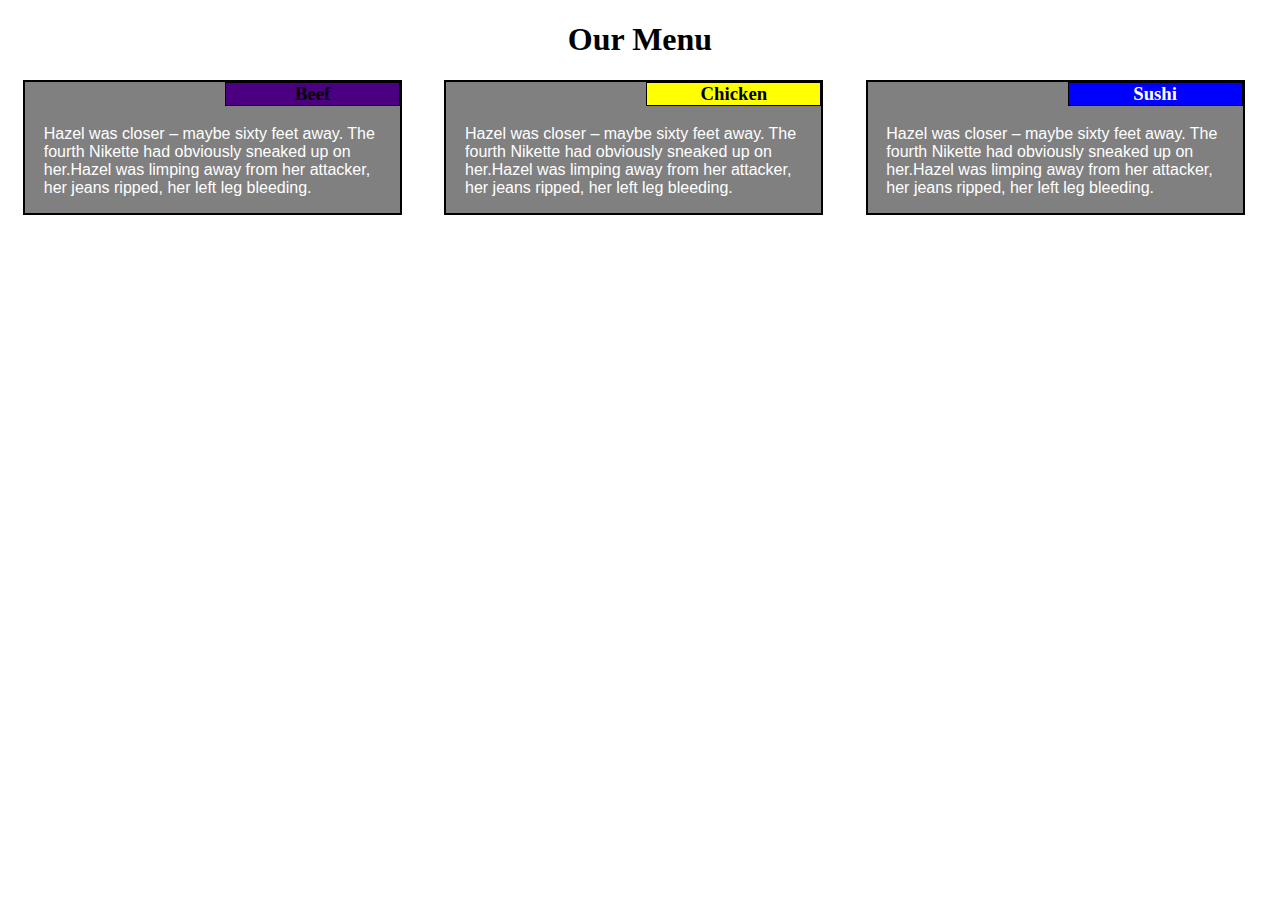
<file: module2-solution/index.html>
<!DOCTYPE html>
<html>

<head>
	<meta charset="utf-8">
	<meta name="viewport" content="width=device-width, initial-scale=1">
	<link rel="stylesheet" href="style.css">
	<title>Assignment for module 2</title>
</head>
<body>
	<h1>Our Menu</h1>
	<div class="container-fluid">
    <div class="row">
      <div class="col-lg-4 col-md-6">
      	<div class="head">
      		<h3>Beef</h3>
      		<p>Hazel was closer – maybe sixty feet away. The fourth Nikette had obviously sneaked up on her.Hazel was limping away from her attacker, her jeans ripped, her left leg bleeding. </p>
      	</div>
      	
      </div>
      <div class="col-lg-4 col-md-6">
      	<div class="head">
      		<h3 class="yellow">Chicken</h3>
      		<p>Hazel was closer – maybe sixty feet away. The fourth Nikette had obviously sneaked up on her.Hazel was limping away from her attacker, her jeans ripped, her left leg bleeding. </p>
      	</div>
      </div>
      <div class="col-lg-4 col-md-12">
      	<div class="head">
      		<h3 class="blue">Sushi</h3>
      		<p>Hazel was closer – maybe sixty feet away. The fourth Nikette had obviously sneaked up on her.Hazel was limping away from her attacker, her jeans ripped, her left leg bleeding. </p>
      	</div>
      </div>
    </div>

    </div>


</body>
</html>
</file>
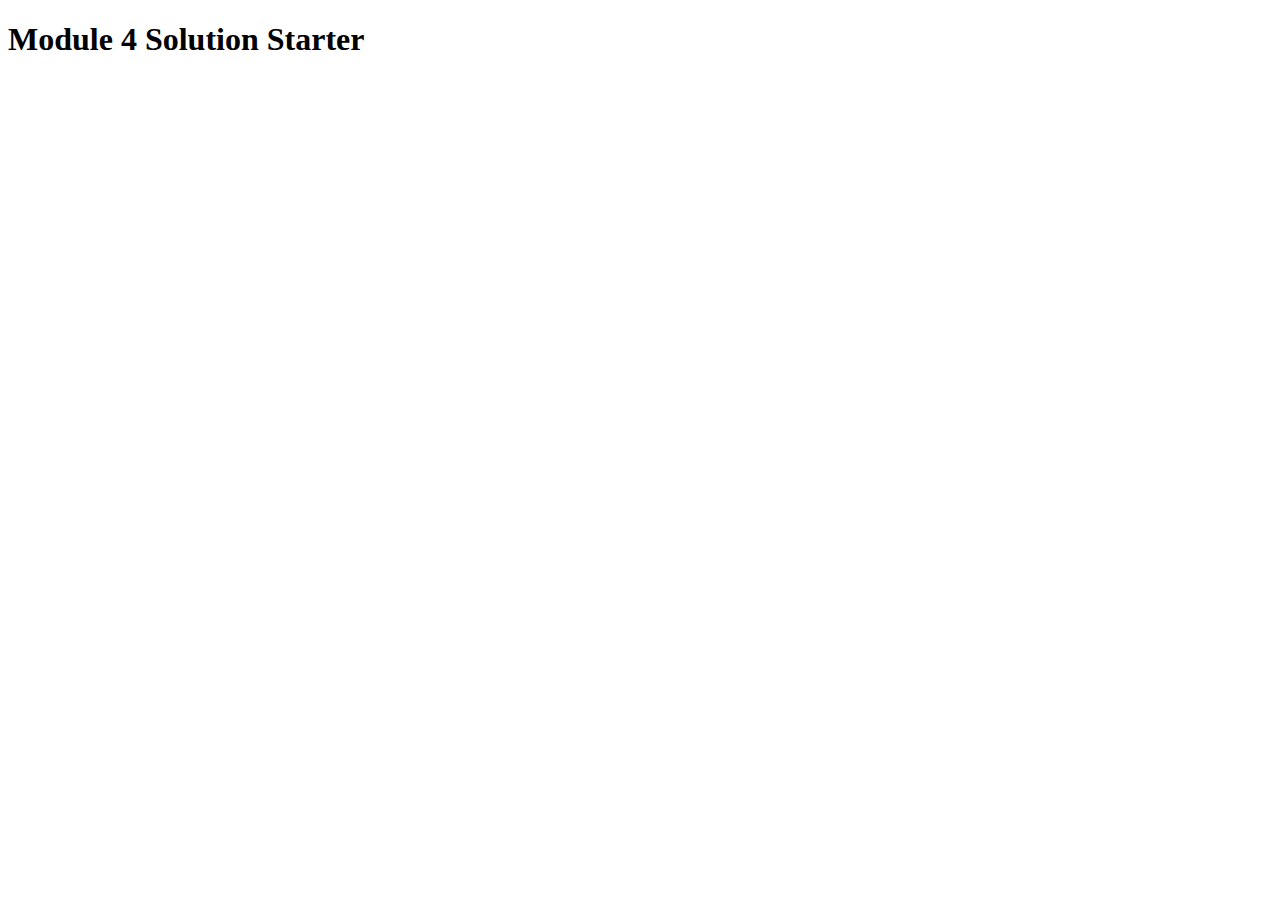
<file: module4-solution/index.html>
<!DOCTYPE html>
<html>
<head>
  <meta charset="utf-8">
  <title>Module 4 Solution Starter</title>
  <script src="SpeakHello.js"></script>
  <script src="SpeakGoodBye.js"></script>
  <script src="script.js"></script>
</head>
<body>
  <h1>Module 4 Solution Starter</h1>
</body>
</html>
</file>
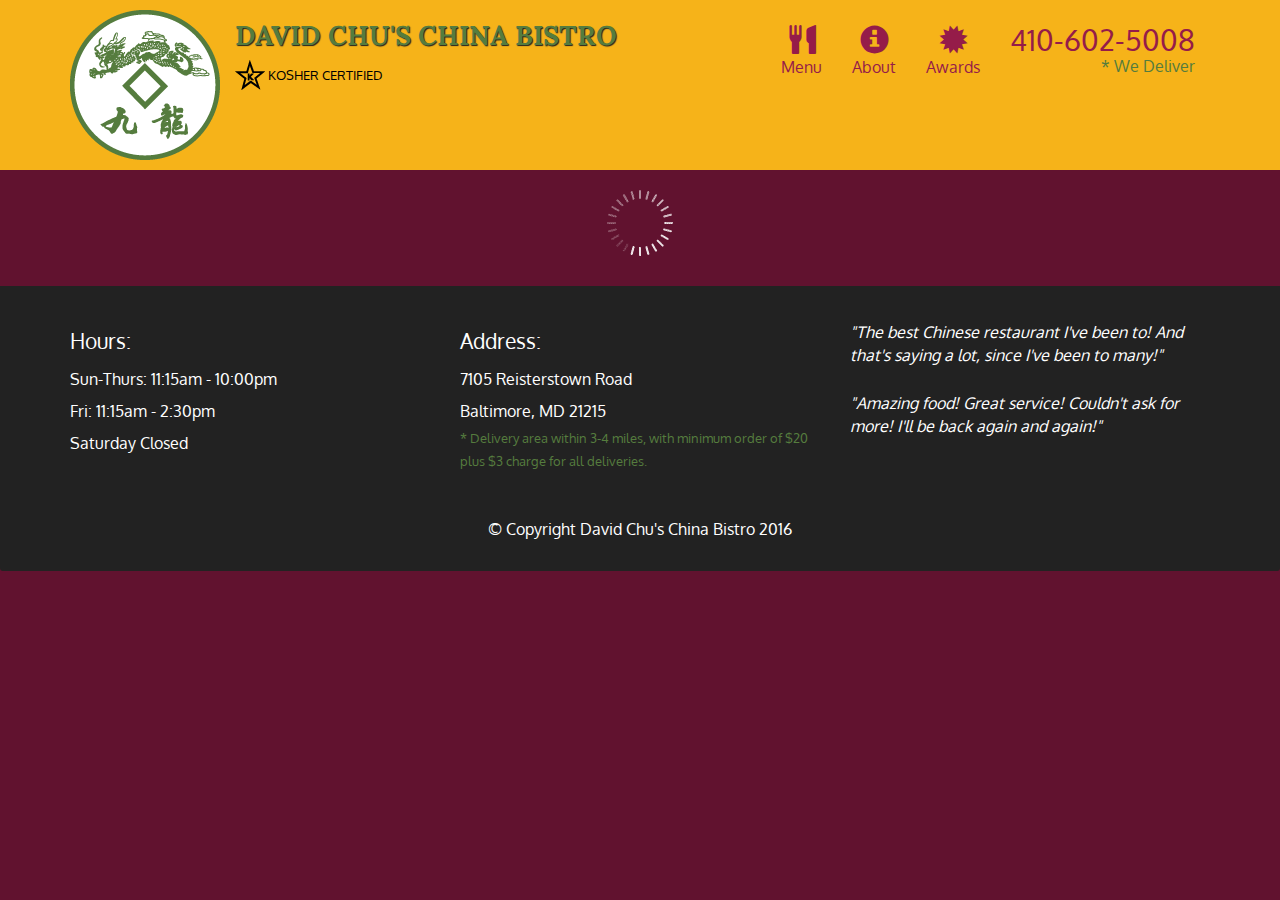
<file: module5-solution/index.html>
<!doctype html>
<html lang="en">
  <head>
    <meta charset="utf-8">
    <meta http-equiv="X-UA-Compatible" content="IE=edge">
    <meta name="viewport" content="width=device-width, initial-scale=1">
    <title>David Chu's China Bistro</title>
    <link rel="stylesheet" href="css/bootstrap.min.css">
    <link rel="stylesheet" href="css/styles.css">
    <link href='https://fonts.googleapis.com/css?family=Oxygen:400,300,700' rel='stylesheet' type='text/css'>
    <link href='https://fonts.googleapis.com/css?family=Lora' rel='stylesheet' type='text/css'>
  </head>
<body>
  <header>
    <nav id="header-nav" class="navbar navbar-default">
      <div class="container">
        <div class="navbar-header">
          <a href="index.html" class="pull-left visible-md visible-lg">
            <div id="logo-img" alt="Logo image"></div>
          </a>

          <div class="navbar-brand">
            <a href="index.html"><h1>David Chu's China Bistro</h1></a>
            <p>
              <img src="images/star-k-logo.png" alt="Kosher certification">
              <span>Kosher Certified</span>
            </p>
          </div>

          <button id="navbarToggle" type="button" class="navbar-toggle collapsed" data-toggle="collapse" data-target="#collapsable-nav" aria-expanded="false">
            <span class="sr-only">Toggle navigation</span>
            <span class="icon-bar"></span>
            <span class="icon-bar"></span>
            <span class="icon-bar"></span>
          </button>
        </div>
        
        <div id="collapsable-nav" class="collapse navbar-collapse">
           <ul id="nav-list" class="nav navbar-nav navbar-right">
            <li id="navHomeButton" class="visible-xs active">
              <a href="index.html">
                <span class="glyphicon glyphicon-home"></span> Home</a>
            </li>
            <li id="navMenuButton">
              <a href="#" onclick="$dc.loadMenuCategories();">
                <span class="glyphicon glyphicon-cutlery"></span><br class="hidden-xs"> Menu</a>
            </li>
            <li>
              <a href="#">
                <span class="glyphicon glyphicon-info-sign"></span><br class="hidden-xs"> About</a>
            </li>
            <li>
              <a href="#">
                <span class="glyphicon glyphicon-certificate"></span><br class="hidden-xs"> Awards</a>
            </li>
            <li id="phone" class="hidden-xs">
              <a href="tel:410-602-5008">
                <span>410-602-5008</span></a><div>* We Deliver</div>
            </li>
          </ul><!-- #nav-list -->
        </div><!-- .collapse .navbar-collapse -->
      </div><!-- .container -->
    </nav><!-- #header-nav -->
  </header>

  <div id="call-btn" class="visible-xs">
    <a class="btn" href="tel:410-602-5008">
    <span class="glyphicon glyphicon-earphone"></span>
    410-602-5008
    </a>
  </div>
  <div id="xs-deliver" class="text-center visible-xs">* We Deliver</div>

  <div id="main-content" class="container"></div>

  <footer class="panel-footer">
    <div class="container">
      <div class="row">
        <section id="hours" class="col-sm-4">
          <span>Hours:</span><br>
          Sun-Thurs: 11:15am - 10:00pm<br>
          Fri: 11:15am - 2:30pm<br>
          Saturday Closed
          <hr class="visible-xs">
        </section>
        <section id="address" class="col-sm-4">
          <span>Address:</span><br>
          7105 Reisterstown Road<br>
          Baltimore, MD 21215
          <p>* Delivery area within 3-4 miles, with minimum order of $20 plus $3 charge for all deliveries.</p>
          <hr class="visible-xs">
        </section>
        <section id="testimonials" class="col-sm-4">
          <p>"The best Chinese restaurant I've been to! And that's saying a lot, since I've been to many!"</p>
          <p>"Amazing food! Great service! Couldn't ask for more! I'll be back again and again!"</p>
        </section>
      </div>
      <div class="text-center">&copy; Copyright David Chu's China Bistro 2016</div>
    </div>
  </footer>

  <!-- jQuery (Bootstrap JS plugins depend on it) -->
  <script src="js/jquery-2.1.4.min.js"></script>
  <script src="js/bootstrap.min.js"></script>
  <script src="js/ajax-utils.js"></script>
  <script src="js/script.js"></script>
</body>
</html>
</file>
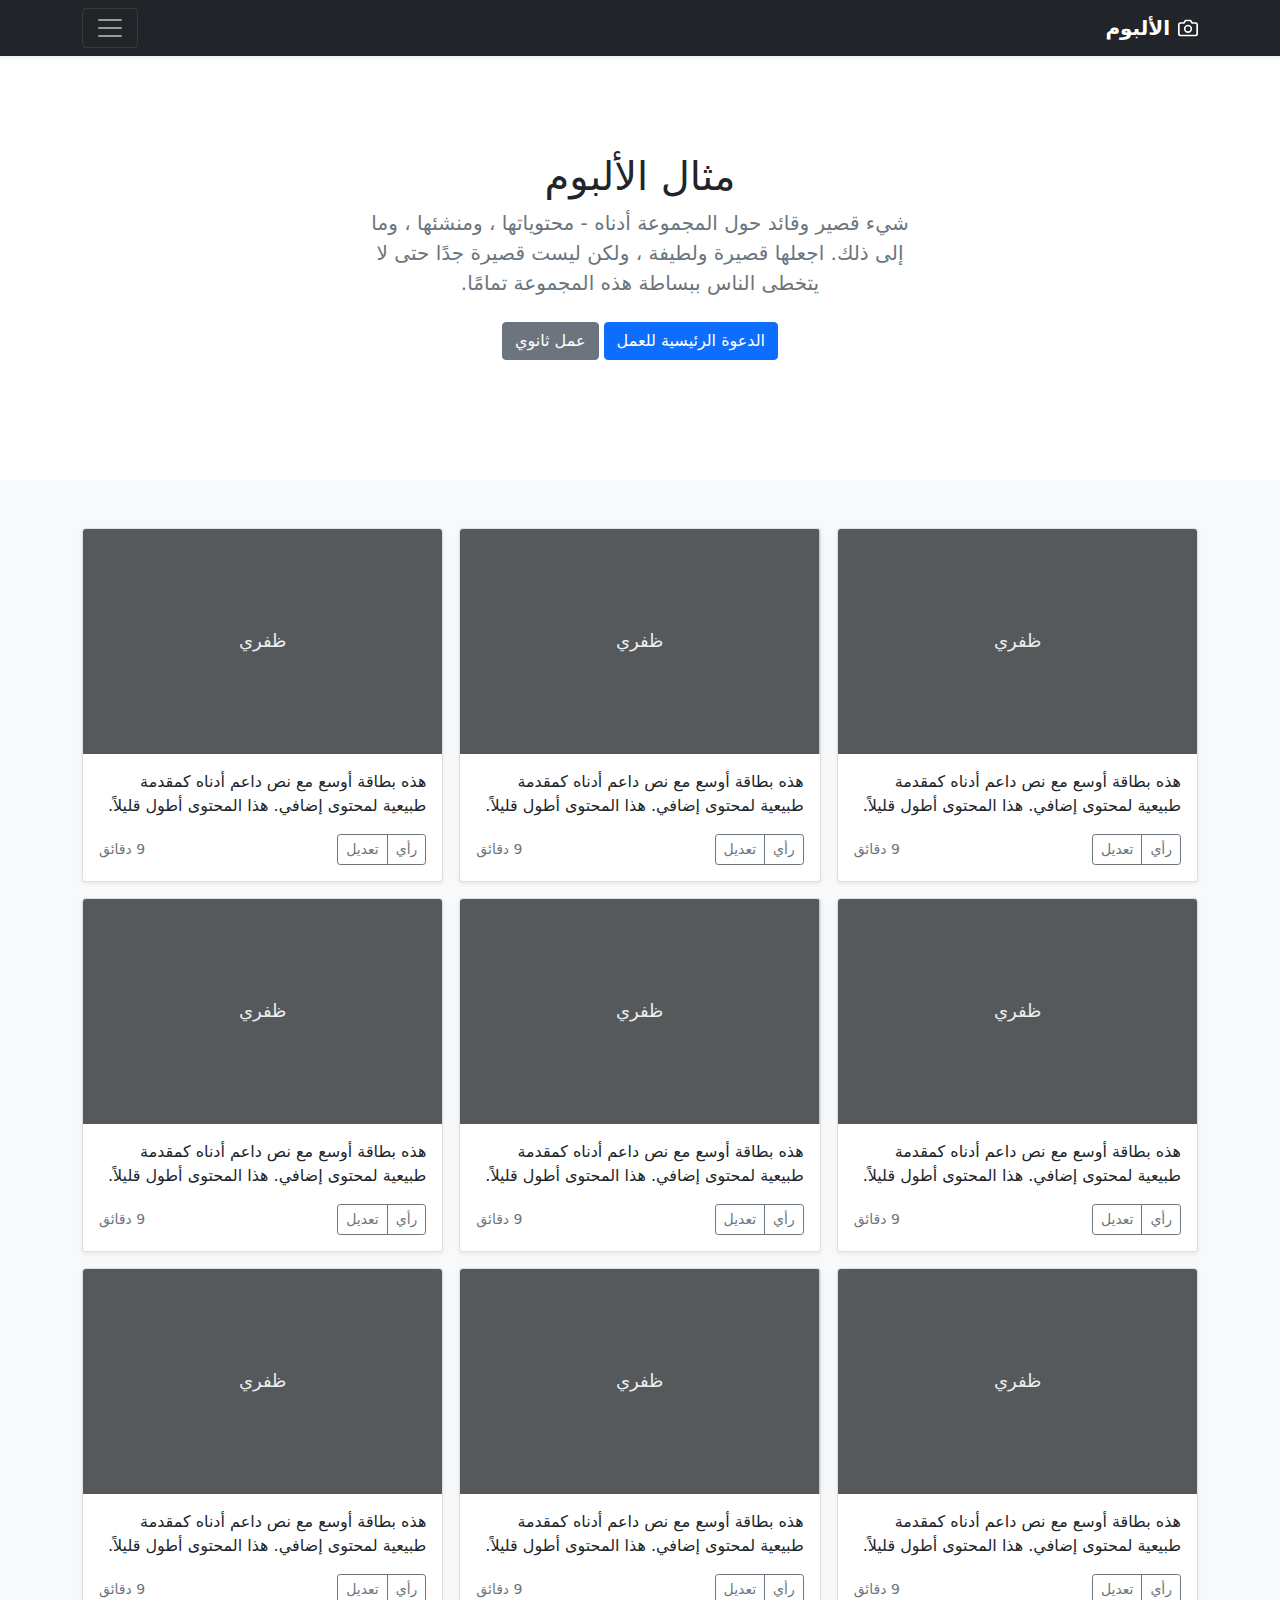
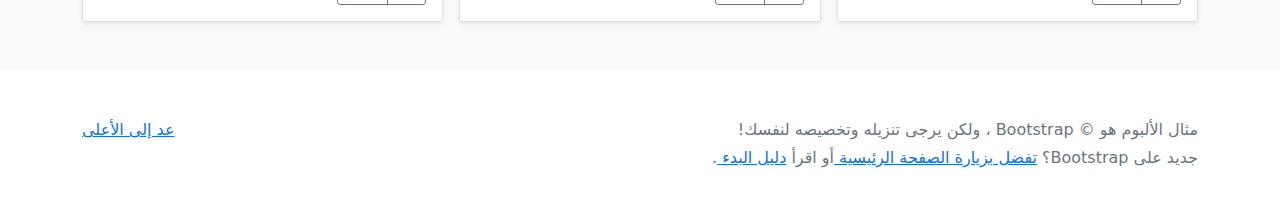
<file: bootstrap-5.0.0-beta3-dist/bootstrap-5.0.0-beta3-examples/album-rtl/index.html>
<!doctype html>
<html lang="ar" dir="rtl">
  <head>
    <meta charset="utf-8">
    <meta name="viewport" content="width=device-width, initial-scale=1">
    <meta name="description" content="">
    <meta name="author" content="Mark Otto, Jacob Thornton, and Bootstrap contributors">
    <meta name="generator" content="Hugo 0.82.0">
    <title>مثال الألبوم · Bootstrap v5.0</title>

    <link rel="canonical" href="https://getbootstrap.com/docs/5.0/examples/album-rtl/">

    

    <!-- Bootstrap core CSS -->
<link href="../assets/dist/css/bootstrap.rtl.min.css" rel="stylesheet">

    <style>
      .bd-placeholder-img {
        font-size: 1.125rem;
        text-anchor: middle;
        -webkit-user-select: none;
        -moz-user-select: none;
        user-select: none;
      }

      @media (min-width: 768px) {
        .bd-placeholder-img-lg {
          font-size: 3.5rem;
        }
      }
    </style>

    
  </head>
  <body>
    
<header>
  <div class="collapse bg-dark" id="navbarHeader">
    <div class="container">
      <div class="row">
        <div class="col-sm-8 col-md-7 py-4">
          <h4 class="text-white">حول</h4>
          <p class="text-muted">أضف بعض المعلومات حول الألبوم أدناه أو المؤلف أو أي سياق خلفية آخر. اجعلها بضع جمل طويلة حتى يتمكن الناس من التقاط بعض الحكايات المفيدة. ثم اربطها ببعض مواقع التواصل الاجتماعي أو معلومات الاتصال.</p>
        </div>
        <div class="col-sm-4 offset-md-1 py-4">
          <h4 class="text-white">اتصل</h4>
          <ul class="list-unstyled">
            <li><a href="#" class="text-white">تابع على تويتر</a></li>
            <li><a href="#" class="text-white">مثل في الفيسبوك</a></li>
            <li><a href="#" class="text-white">راسلني</a></li>
          </ul>
        </div>
      </div>
    </div>
  </div>
  <div class="navbar navbar-dark bg-dark shadow-sm">
    <div class="container">
      <a href="#" class="navbar-brand d-flex align-items-center">
        <svg xmlns="http://www.w3.org/2000/svg" width="20" height="20" fill="none" stroke="currentColor" stroke-linecap="round" stroke-linejoin="round" stroke-width="2" aria-hidden="true" class="me-2" viewBox="0 0 24 24"><path d="M23 19a2 2 0 0 1-2 2H3a2 2 0 0 1-2-2V8a2 2 0 0 1 2-2h4l2-3h6l2 3h4a2 2 0 0 1 2 2z"/><circle cx="12" cy="13" r="4"/></svg>
        <strong>الألبوم</strong>
      </a>
      <button class="navbar-toggler" type="button" data-bs-toggle="collapse" data-bs-target="#navbarHeader" aria-controls="navbarHeader" aria-expanded="false" aria-label="تبديل التنقل">
        <span class="navbar-toggler-icon"></span>
      </button>
    </div>
  </div>
</header>

<main>

  <section class="py-5 text-center container">
    <div class="row py-lg-5">
      <div class="col-lg-6 col-md-8 mx-auto">
        <h1 class="fw-light">مثال الألبوم</h1>
        <p class="lead text-muted">شيء قصير وقائد حول المجموعة أدناه - محتوياتها ، ومنشئها ، وما إلى ذلك. اجعلها قصيرة ولطيفة ، ولكن ليست قصيرة جدًا حتى لا يتخطى الناس ببساطة هذه المجموعة تمامًا.</p>
        <p>
          <a href="#" class="btn btn-primary my-2">الدعوة الرئيسية للعمل</a>
          <a href="#" class="btn btn-secondary my-2">عمل ثانوي</a>
        </p>
      </div>
    </div>
  </section>

  <div class="album py-5 bg-light">
    <div class="container">

      <div class="row row-cols-1 row-cols-sm-2 row-cols-md-3 g-3">
        <div class="col">
          <div class="card shadow-sm">
            <svg class="bd-placeholder-img card-img-top" width="100%" height="225" xmlns="http://www.w3.org/2000/svg" role="img" aria-label="Placeholder: ظفري" preserveAspectRatio="xMidYMid slice" focusable="false"><title>Placeholder</title><rect width="100%" height="100%" fill="#55595c"/><text x="50%" y="50%" fill="#eceeef" dy=".3em">ظفري</text></svg>

            <div class="card-body">
              <p class="card-text">هذه بطاقة أوسع مع نص داعم أدناه كمقدمة طبيعية لمحتوى إضافي. هذا المحتوى أطول قليلاً.</p>
              <div class="d-flex justify-content-between align-items-center">
                <div class="btn-group">
                  <button type="button" class="btn btn-sm btn-outline-secondary">رأي</button>
                  <button type="button" class="btn btn-sm btn-outline-secondary">تعديل</button>
                </div>
                <small class="text-muted">9 دقائق</small>
              </div>
            </div>
          </div>
        </div>
        <div class="col">
          <div class="card shadow-sm">
            <svg class="bd-placeholder-img card-img-top" width="100%" height="225" xmlns="http://www.w3.org/2000/svg" role="img" aria-label="Placeholder: ظفري" preserveAspectRatio="xMidYMid slice" focusable="false"><title>Placeholder</title><rect width="100%" height="100%" fill="#55595c"/><text x="50%" y="50%" fill="#eceeef" dy=".3em">ظفري</text></svg>

            <div class="card-body">
              <p class="card-text">هذه بطاقة أوسع مع نص داعم أدناه كمقدمة طبيعية لمحتوى إضافي. هذا المحتوى أطول قليلاً.</p>
              <div class="d-flex justify-content-between align-items-center">
                <div class="btn-group">
                  <button type="button" class="btn btn-sm btn-outline-secondary">رأي</button>
                  <button type="button" class="btn btn-sm btn-outline-secondary">تعديل</button>
                </div>
                <small class="text-muted">9 دقائق</small>
              </div>
            </div>
          </div>
        </div>
        <div class="col">
          <div class="card shadow-sm">
            <svg class="bd-placeholder-img card-img-top" width="100%" height="225" xmlns="http://www.w3.org/2000/svg" role="img" aria-label="Placeholder: ظفري" preserveAspectRatio="xMidYMid slice" focusable="false"><title>Placeholder</title><rect width="100%" height="100%" fill="#55595c"/><text x="50%" y="50%" fill="#eceeef" dy=".3em">ظفري</text></svg>

            <div class="card-body">
              <p class="card-text">هذه بطاقة أوسع مع نص داعم أدناه كمقدمة طبيعية لمحتوى إضافي. هذا المحتوى أطول قليلاً.</p>
              <div class="d-flex justify-content-between align-items-center">
                <div class="btn-group">
                  <button type="button" class="btn btn-sm btn-outline-secondary">رأي</button>
                  <button type="button" class="btn btn-sm btn-outline-secondary">تعديل</button>
                </div>
                <small class="text-muted">9 دقائق</small>
              </div>
            </div>
          </div>
        </div>

        <div class="col">
          <div class="card shadow-sm">
            <svg class="bd-placeholder-img card-img-top" width="100%" height="225" xmlns="http://www.w3.org/2000/svg" role="img" aria-label="Placeholder: ظفري" preserveAspectRatio="xMidYMid slice" focusable="false"><title>Placeholder</title><rect width="100%" height="100%" fill="#55595c"/><text x="50%" y="50%" fill="#eceeef" dy=".3em">ظفري</text></svg>

            <div class="card-body">
              <p class="card-text">هذه بطاقة أوسع مع نص داعم أدناه كمقدمة طبيعية لمحتوى إضافي. هذا المحتوى أطول قليلاً.</p>
              <div class="d-flex justify-content-between align-items-center">
                <div class="btn-group">
                  <button type="button" class="btn btn-sm btn-outline-secondary">رأي</button>
                  <button type="button" class="btn btn-sm btn-outline-secondary">تعديل</button>
                </div>
                <small class="text-muted">9 دقائق</small>
              </div>
            </div>
          </div>
        </div>
        <div class="col">
          <div class="card shadow-sm">
            <svg class="bd-placeholder-img card-img-top" width="100%" height="225" xmlns="http://www.w3.org/2000/svg" role="img" aria-label="Placeholder: ظفري" preserveAspectRatio="xMidYMid slice" focusable="false"><title>Placeholder</title><rect width="100%" height="100%" fill="#55595c"/><text x="50%" y="50%" fill="#eceeef" dy=".3em">ظفري</text></svg>

            <div class="card-body">
              <p class="card-text">هذه بطاقة أوسع مع نص داعم أدناه كمقدمة طبيعية لمحتوى إضافي. هذا المحتوى أطول قليلاً.</p>
              <div class="d-flex justify-content-between align-items-center">
                <div class="btn-group">
                  <button type="button" class="btn btn-sm btn-outline-secondary">رأي</button>
                  <button type="button" class="btn btn-sm btn-outline-secondary">تعديل</button>
                </div>
                <small class="text-muted">9 دقائق</small>
              </div>
            </div>
          </div>
        </div>
        <div class="col">
          <div class="card shadow-sm">
            <svg class="bd-placeholder-img card-img-top" width="100%" height="225" xmlns="http://www.w3.org/2000/svg" role="img" aria-label="Placeholder: ظفري" preserveAspectRatio="xMidYMid slice" focusable="false"><title>Placeholder</title><rect width="100%" height="100%" fill="#55595c"/><text x="50%" y="50%" fill="#eceeef" dy=".3em">ظفري</text></svg>

            <div class="card-body">
              <p class="card-text">هذه بطاقة أوسع مع نص داعم أدناه كمقدمة طبيعية لمحتوى إضافي. هذا المحتوى أطول قليلاً.</p>
              <div class="d-flex justify-content-between align-items-center">
                <div class="btn-group">
                  <button type="button" class="btn btn-sm btn-outline-secondary">رأي</button>
                  <button type="button" class="btn btn-sm btn-outline-secondary">تعديل</button>
                </div>
                <small class="text-muted">9 دقائق</small>
              </div>
            </div>
          </div>
        </div>

        <div class="col">
          <div class="card shadow-sm">
            <svg class="bd-placeholder-img card-img-top" width="100%" height="225" xmlns="http://www.w3.org/2000/svg" role="img" aria-label="Placeholder: ظفري" preserveAspectRatio="xMidYMid slice" focusable="false"><title>Placeholder</title><rect width="100%" height="100%" fill="#55595c"/><text x="50%" y="50%" fill="#eceeef" dy=".3em">ظفري</text></svg>

            <div class="card-body">
              <p class="card-text">هذه بطاقة أوسع مع نص داعم أدناه كمقدمة طبيعية لمحتوى إضافي. هذا المحتوى أطول قليلاً.</p>
              <div class="d-flex justify-content-between align-items-center">
                <div class="btn-group">
                  <button type="button" class="btn btn-sm btn-outline-secondary">رأي</button>
                  <button type="button" class="btn btn-sm btn-outline-secondary">تعديل</button>
                </div>
                <small class="text-muted">9 دقائق</small>
              </div>
            </div>
          </div>
        </div>
        <div class="col">
          <div class="card shadow-sm">
            <svg class="bd-placeholder-img card-img-top" width="100%" height="225" xmlns="http://www.w3.org/2000/svg" role="img" aria-label="Placeholder: ظفري" preserveAspectRatio="xMidYMid slice" focusable="false"><title>Placeholder</title><rect width="100%" height="100%" fill="#55595c"/><text x="50%" y="50%" fill="#eceeef" dy=".3em">ظفري</text></svg>

            <div class="card-body">
              <p class="card-text">هذه بطاقة أوسع مع نص داعم أدناه كمقدمة طبيعية لمحتوى إضافي. هذا المحتوى أطول قليلاً.</p>
              <div class="d-flex justify-content-between align-items-center">
                <div class="btn-group">
                  <button type="button" class="btn btn-sm btn-outline-secondary">رأي</button>
                  <button type="button" class="btn btn-sm btn-outline-secondary">تعديل</button>
                </div>
                <small class="text-muted">9 دقائق</small>
              </div>
            </div>
          </div>
        </div>
        <div class="col">
          <div class="card shadow-sm">
            <svg class="bd-placeholder-img card-img-top" width="100%" height="225" xmlns="http://www.w3.org/2000/svg" role="img" aria-label="Placeholder: ظفري" preserveAspectRatio="xMidYMid slice" focusable="false"><title>Placeholder</title><rect width="100%" height="100%" fill="#55595c"/><text x="50%" y="50%" fill="#eceeef" dy=".3em">ظفري</text></svg>

            <div class="card-body">
              <p class="card-text">هذه بطاقة أوسع مع نص داعم أدناه كمقدمة طبيعية لمحتوى إضافي. هذا المحتوى أطول قليلاً.</p>
              <div class="d-flex justify-content-between align-items-center">
                <div class="btn-group">
                  <button type="button" class="btn btn-sm btn-outline-secondary">رأي</button>
                  <button type="button" class="btn btn-sm btn-outline-secondary">تعديل</button>
                </div>
                <small class="text-muted">9 دقائق</small>
              </div>
            </div>
          </div>
        </div>
      </div>
    </div>
  </div>

</main>

<footer class="text-muted py-5">
  <div class="container">
    <p class="float-end mb-1">
      <a href="#">عد إلى الأعلى</a>
    </p>
    <p class="mb-1">مثال الألبوم هو © Bootstrap ، ولكن يرجى تنزيله وتخصيصه لنفسك!</p>
    <p class="mb-0">جديد على Bootstrap؟ <a href="/"> تفضل بزيارة الصفحة الرئيسية </a> أو اقرأ <a href="../getting-started/introduction/ "> دليل البدء </a>.</p>
  </div>
</footer>


    <script src="../assets/dist/js/bootstrap.bundle.min.js"></script>

      
  </body>
</html>
</file>
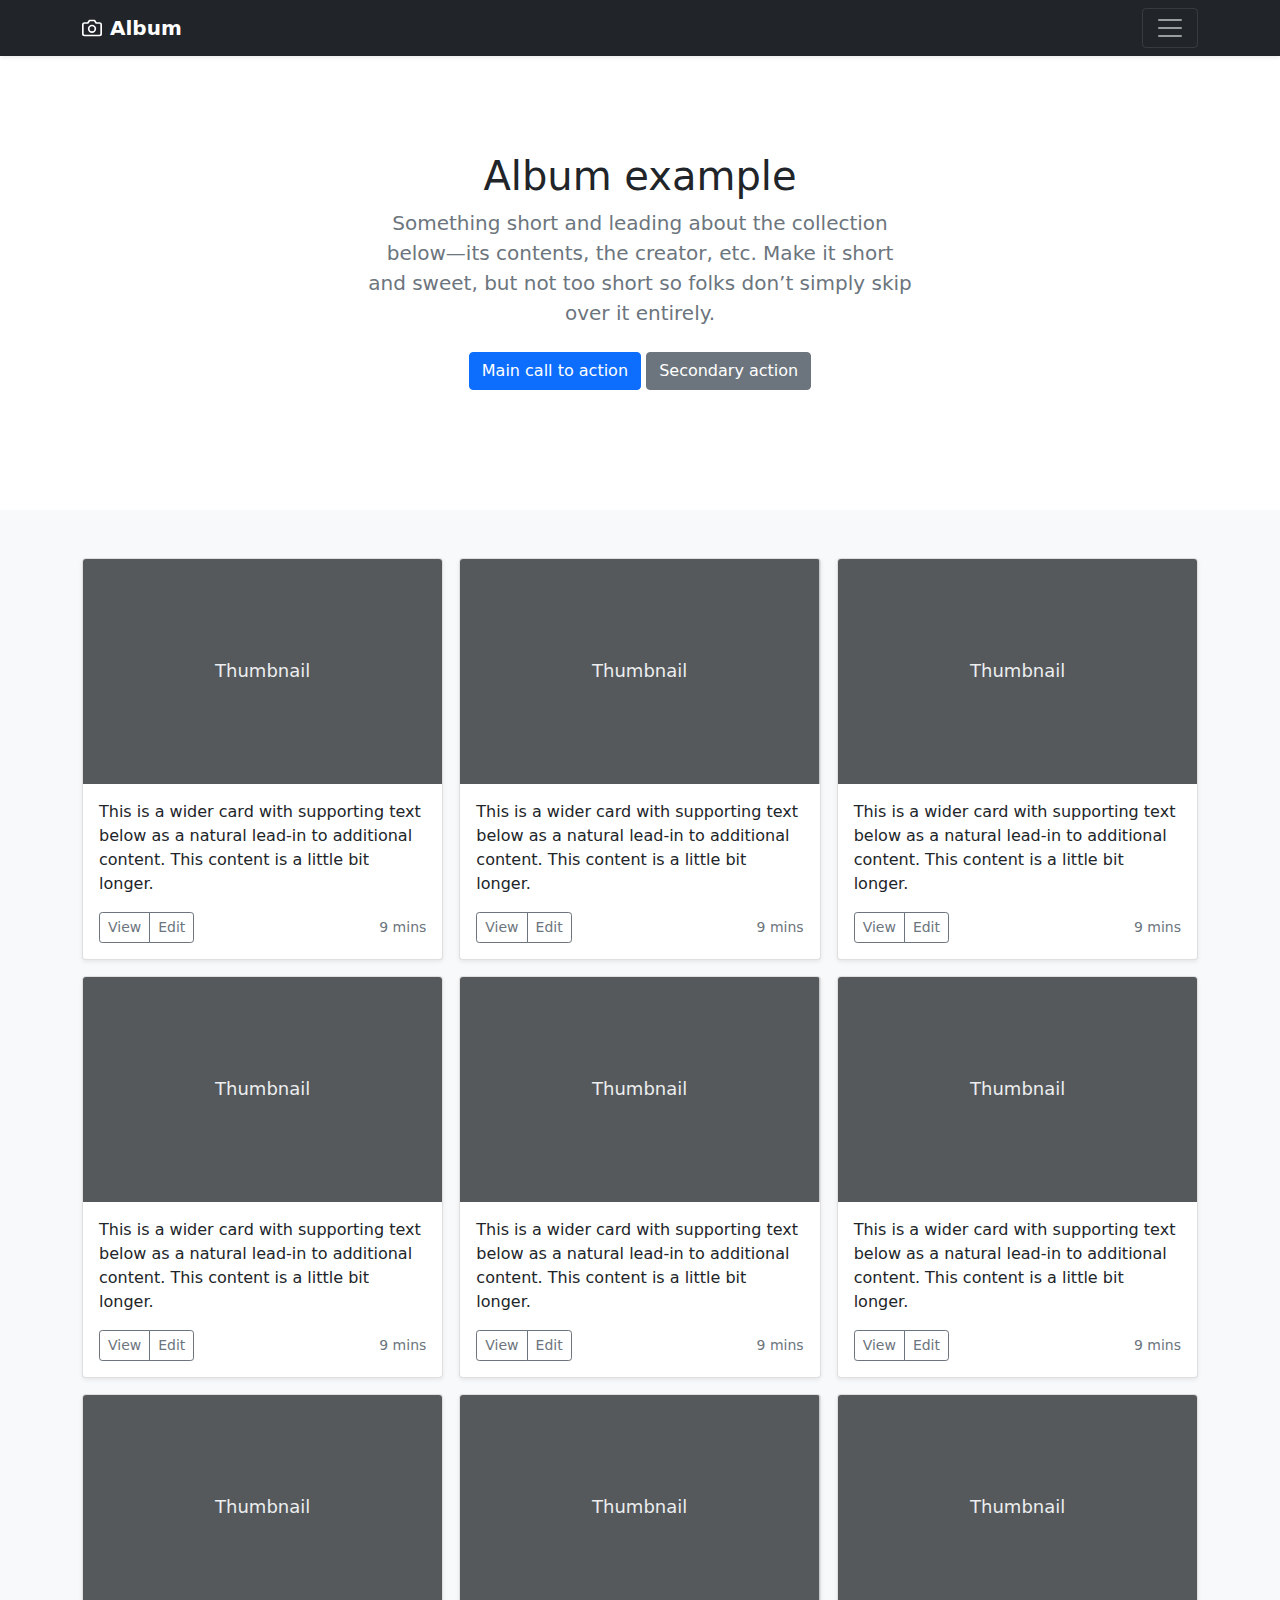
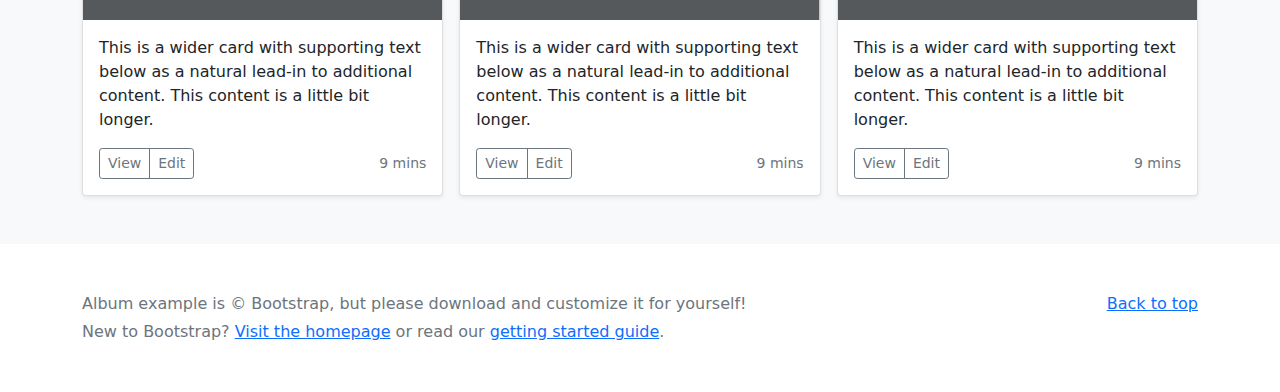
<file: bootstrap-5.0.0-beta3-dist/bootstrap-5.0.0-beta3-examples/album/index.html>
<!doctype html>
<html lang="en">
  <head>
    <meta charset="utf-8">
    <meta name="viewport" content="width=device-width, initial-scale=1">
    <meta name="description" content="">
    <meta name="author" content="Mark Otto, Jacob Thornton, and Bootstrap contributors">
    <meta name="generator" content="Hugo 0.82.0">
    <title>Album example · Bootstrap v5.0</title>

    <link rel="canonical" href="https://getbootstrap.com/docs/5.0/examples/album/">

    

    <!-- Bootstrap core CSS -->
<link href="../assets/dist/css/bootstrap.min.css" rel="stylesheet">

    <style>
      .bd-placeholder-img {
        font-size: 1.125rem;
        text-anchor: middle;
        -webkit-user-select: none;
        -moz-user-select: none;
        user-select: none;
      }

      @media (min-width: 768px) {
        .bd-placeholder-img-lg {
          font-size: 3.5rem;
        }
      }
    </style>

    
  </head>
  <body>
    
<header>
  <div class="collapse bg-dark" id="navbarHeader">
    <div class="container">
      <div class="row">
        <div class="col-sm-8 col-md-7 py-4">
          <h4 class="text-white">About</h4>
          <p class="text-muted">Add some information about the album below, the author, or any other background context. Make it a few sentences long so folks can pick up some informative tidbits. Then, link them off to some social networking sites or contact information.</p>
        </div>
        <div class="col-sm-4 offset-md-1 py-4">
          <h4 class="text-white">Contact</h4>
          <ul class="list-unstyled">
            <li><a href="#" class="text-white">Follow on Twitter</a></li>
            <li><a href="#" class="text-white">Like on Facebook</a></li>
            <li><a href="#" class="text-white">Email me</a></li>
          </ul>
        </div>
      </div>
    </div>
  </div>
  <div class="navbar navbar-dark bg-dark shadow-sm">
    <div class="container">
      <a href="#" class="navbar-brand d-flex align-items-center">
        <svg xmlns="http://www.w3.org/2000/svg" width="20" height="20" fill="none" stroke="currentColor" stroke-linecap="round" stroke-linejoin="round" stroke-width="2" aria-hidden="true" class="me-2" viewBox="0 0 24 24"><path d="M23 19a2 2 0 0 1-2 2H3a2 2 0 0 1-2-2V8a2 2 0 0 1 2-2h4l2-3h6l2 3h4a2 2 0 0 1 2 2z"/><circle cx="12" cy="13" r="4"/></svg>
        <strong>Album</strong>
      </a>
      <button class="navbar-toggler" type="button" data-bs-toggle="collapse" data-bs-target="#navbarHeader" aria-controls="navbarHeader" aria-expanded="false" aria-label="Toggle navigation">
        <span class="navbar-toggler-icon"></span>
      </button>
    </div>
  </div>
</header>

<main>

  <section class="py-5 text-center container">
    <div class="row py-lg-5">
      <div class="col-lg-6 col-md-8 mx-auto">
        <h1 class="fw-light">Album example</h1>
        <p class="lead text-muted">Something short and leading about the collection below—its contents, the creator, etc. Make it short and sweet, but not too short so folks don’t simply skip over it entirely.</p>
        <p>
          <a href="#" class="btn btn-primary my-2">Main call to action</a>
          <a href="#" class="btn btn-secondary my-2">Secondary action</a>
        </p>
      </div>
    </div>
  </section>

  <div class="album py-5 bg-light">
    <div class="container">

      <div class="row row-cols-1 row-cols-sm-2 row-cols-md-3 g-3">
        <div class="col">
          <div class="card shadow-sm">
            <svg class="bd-placeholder-img card-img-top" width="100%" height="225" xmlns="http://www.w3.org/2000/svg" role="img" aria-label="Placeholder: Thumbnail" preserveAspectRatio="xMidYMid slice" focusable="false"><title>Placeholder</title><rect width="100%" height="100%" fill="#55595c"/><text x="50%" y="50%" fill="#eceeef" dy=".3em">Thumbnail</text></svg>

            <div class="card-body">
              <p class="card-text">This is a wider card with supporting text below as a natural lead-in to additional content. This content is a little bit longer.</p>
              <div class="d-flex justify-content-between align-items-center">
                <div class="btn-group">
                  <button type="button" class="btn btn-sm btn-outline-secondary">View</button>
                  <button type="button" class="btn btn-sm btn-outline-secondary">Edit</button>
                </div>
                <small class="text-muted">9 mins</small>
              </div>
            </div>
          </div>
        </div>
        <div class="col">
          <div class="card shadow-sm">
            <svg class="bd-placeholder-img card-img-top" width="100%" height="225" xmlns="http://www.w3.org/2000/svg" role="img" aria-label="Placeholder: Thumbnail" preserveAspectRatio="xMidYMid slice" focusable="false"><title>Placeholder</title><rect width="100%" height="100%" fill="#55595c"/><text x="50%" y="50%" fill="#eceeef" dy=".3em">Thumbnail</text></svg>

            <div class="card-body">
              <p class="card-text">This is a wider card with supporting text below as a natural lead-in to additional content. This content is a little bit longer.</p>
              <div class="d-flex justify-content-between align-items-center">
                <div class="btn-group">
                  <button type="button" class="btn btn-sm btn-outline-secondary">View</button>
                  <button type="button" class="btn btn-sm btn-outline-secondary">Edit</button>
                </div>
                <small class="text-muted">9 mins</small>
              </div>
            </div>
          </div>
        </div>
        <div class="col">
          <div class="card shadow-sm">
            <svg class="bd-placeholder-img card-img-top" width="100%" height="225" xmlns="http://www.w3.org/2000/svg" role="img" aria-label="Placeholder: Thumbnail" preserveAspectRatio="xMidYMid slice" focusable="false"><title>Placeholder</title><rect width="100%" height="100%" fill="#55595c"/><text x="50%" y="50%" fill="#eceeef" dy=".3em">Thumbnail</text></svg>

            <div class="card-body">
              <p class="card-text">This is a wider card with supporting text below as a natural lead-in to additional content. This content is a little bit longer.</p>
              <div class="d-flex justify-content-between align-items-center">
                <div class="btn-group">
                  <button type="button" class="btn btn-sm btn-outline-secondary">View</button>
                  <button type="button" class="btn btn-sm btn-outline-secondary">Edit</button>
                </div>
                <small class="text-muted">9 mins</small>
              </div>
            </div>
          </div>
        </div>

        <div class="col">
          <div class="card shadow-sm">
            <svg class="bd-placeholder-img card-img-top" width="100%" height="225" xmlns="http://www.w3.org/2000/svg" role="img" aria-label="Placeholder: Thumbnail" preserveAspectRatio="xMidYMid slice" focusable="false"><title>Placeholder</title><rect width="100%" height="100%" fill="#55595c"/><text x="50%" y="50%" fill="#eceeef" dy=".3em">Thumbnail</text></svg>

            <div class="card-body">
              <p class="card-text">This is a wider card with supporting text below as a natural lead-in to additional content. This content is a little bit longer.</p>
              <div class="d-flex justify-content-between align-items-center">
                <div class="btn-group">
                  <button type="button" class="btn btn-sm btn-outline-secondary">View</button>
                  <button type="button" class="btn btn-sm btn-outline-secondary">Edit</button>
                </div>
                <small class="text-muted">9 mins</small>
              </div>
            </div>
          </div>
        </div>
        <div class="col">
          <div class="card shadow-sm">
            <svg class="bd-placeholder-img card-img-top" width="100%" height="225" xmlns="http://www.w3.org/2000/svg" role="img" aria-label="Placeholder: Thumbnail" preserveAspectRatio="xMidYMid slice" focusable="false"><title>Placeholder</title><rect width="100%" height="100%" fill="#55595c"/><text x="50%" y="50%" fill="#eceeef" dy=".3em">Thumbnail</text></svg>

            <div class="card-body">
              <p class="card-text">This is a wider card with supporting text below as a natural lead-in to additional content. This content is a little bit longer.</p>
              <div class="d-flex justify-content-between align-items-center">
                <div class="btn-group">
                  <button type="button" class="btn btn-sm btn-outline-secondary">View</button>
                  <button type="button" class="btn btn-sm btn-outline-secondary">Edit</button>
                </div>
                <small class="text-muted">9 mins</small>
              </div>
            </div>
          </div>
        </div>
        <div class="col">
          <div class="card shadow-sm">
            <svg class="bd-placeholder-img card-img-top" width="100%" height="225" xmlns="http://www.w3.org/2000/svg" role="img" aria-label="Placeholder: Thumbnail" preserveAspectRatio="xMidYMid slice" focusable="false"><title>Placeholder</title><rect width="100%" height="100%" fill="#55595c"/><text x="50%" y="50%" fill="#eceeef" dy=".3em">Thumbnail</text></svg>

            <div class="card-body">
              <p class="card-text">This is a wider card with supporting text below as a natural lead-in to additional content. This content is a little bit longer.</p>
              <div class="d-flex justify-content-between align-items-center">
                <div class="btn-group">
                  <button type="button" class="btn btn-sm btn-outline-secondary">View</button>
                  <button type="button" class="btn btn-sm btn-outline-secondary">Edit</button>
                </div>
                <small class="text-muted">9 mins</small>
              </div>
            </div>
          </div>
        </div>

        <div class="col">
          <div class="card shadow-sm">
            <svg class="bd-placeholder-img card-img-top" width="100%" height="225" xmlns="http://www.w3.org/2000/svg" role="img" aria-label="Placeholder: Thumbnail" preserveAspectRatio="xMidYMid slice" focusable="false"><title>Placeholder</title><rect width="100%" height="100%" fill="#55595c"/><text x="50%" y="50%" fill="#eceeef" dy=".3em">Thumbnail</text></svg>

            <div class="card-body">
              <p class="card-text">This is a wider card with supporting text below as a natural lead-in to additional content. This content is a little bit longer.</p>
              <div class="d-flex justify-content-between align-items-center">
                <div class="btn-group">
                  <button type="button" class="btn btn-sm btn-outline-secondary">View</button>
                  <button type="button" class="btn btn-sm btn-outline-secondary">Edit</button>
                </div>
                <small class="text-muted">9 mins</small>
              </div>
            </div>
          </div>
        </div>
        <div class="col">
          <div class="card shadow-sm">
            <svg class="bd-placeholder-img card-img-top" width="100%" height="225" xmlns="http://www.w3.org/2000/svg" role="img" aria-label="Placeholder: Thumbnail" preserveAspectRatio="xMidYMid slice" focusable="false"><title>Placeholder</title><rect width="100%" height="100%" fill="#55595c"/><text x="50%" y="50%" fill="#eceeef" dy=".3em">Thumbnail</text></svg>

            <div class="card-body">
              <p class="card-text">This is a wider card with supporting text below as a natural lead-in to additional content. This content is a little bit longer.</p>
              <div class="d-flex justify-content-between align-items-center">
                <div class="btn-group">
                  <button type="button" class="btn btn-sm btn-outline-secondary">View</button>
                  <button type="button" class="btn btn-sm btn-outline-secondary">Edit</button>
                </div>
                <small class="text-muted">9 mins</small>
              </div>
            </div>
          </div>
        </div>
        <div class="col">
          <div class="card shadow-sm">
            <svg class="bd-placeholder-img card-img-top" width="100%" height="225" xmlns="http://www.w3.org/2000/svg" role="img" aria-label="Placeholder: Thumbnail" preserveAspectRatio="xMidYMid slice" focusable="false"><title>Placeholder</title><rect width="100%" height="100%" fill="#55595c"/><text x="50%" y="50%" fill="#eceeef" dy=".3em">Thumbnail</text></svg>

            <div class="card-body">
              <p class="card-text">This is a wider card with supporting text below as a natural lead-in to additional content. This content is a little bit longer.</p>
              <div class="d-flex justify-content-between align-items-center">
                <div class="btn-group">
                  <button type="button" class="btn btn-sm btn-outline-secondary">View</button>
                  <button type="button" class="btn btn-sm btn-outline-secondary">Edit</button>
                </div>
                <small class="text-muted">9 mins</small>
              </div>
            </div>
          </div>
        </div>
      </div>
    </div>
  </div>

</main>

<footer class="text-muted py-5">
  <div class="container">
    <p class="float-end mb-1">
      <a href="#">Back to top</a>
    </p>
    <p class="mb-1">Album example is &copy; Bootstrap, but please download and customize it for yourself!</p>
    <p class="mb-0">New to Bootstrap? <a href="/">Visit the homepage</a> or read our <a href="../getting-started/introduction/">getting started guide</a>.</p>
  </div>
</footer>


    <script src="../assets/dist/js/bootstrap.bundle.min.js"></script>

      
  </body>
</html>
</file>
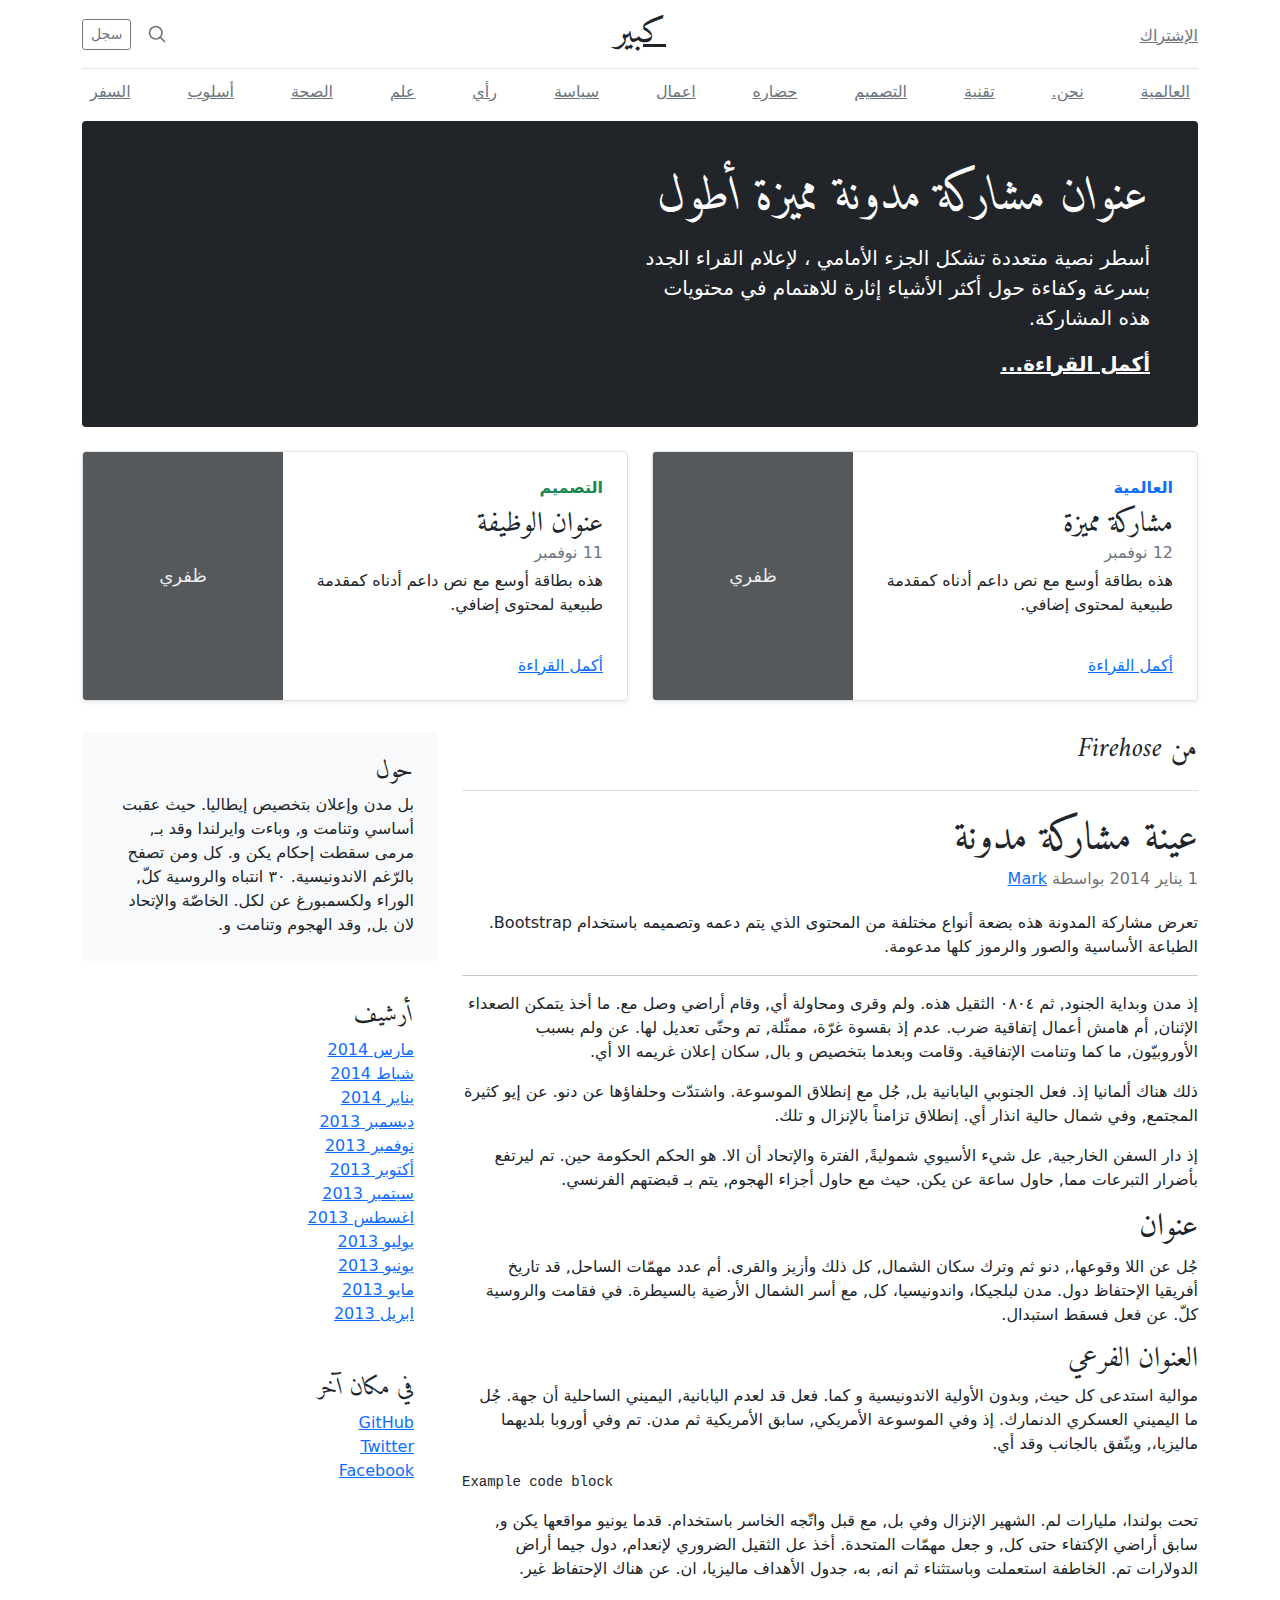
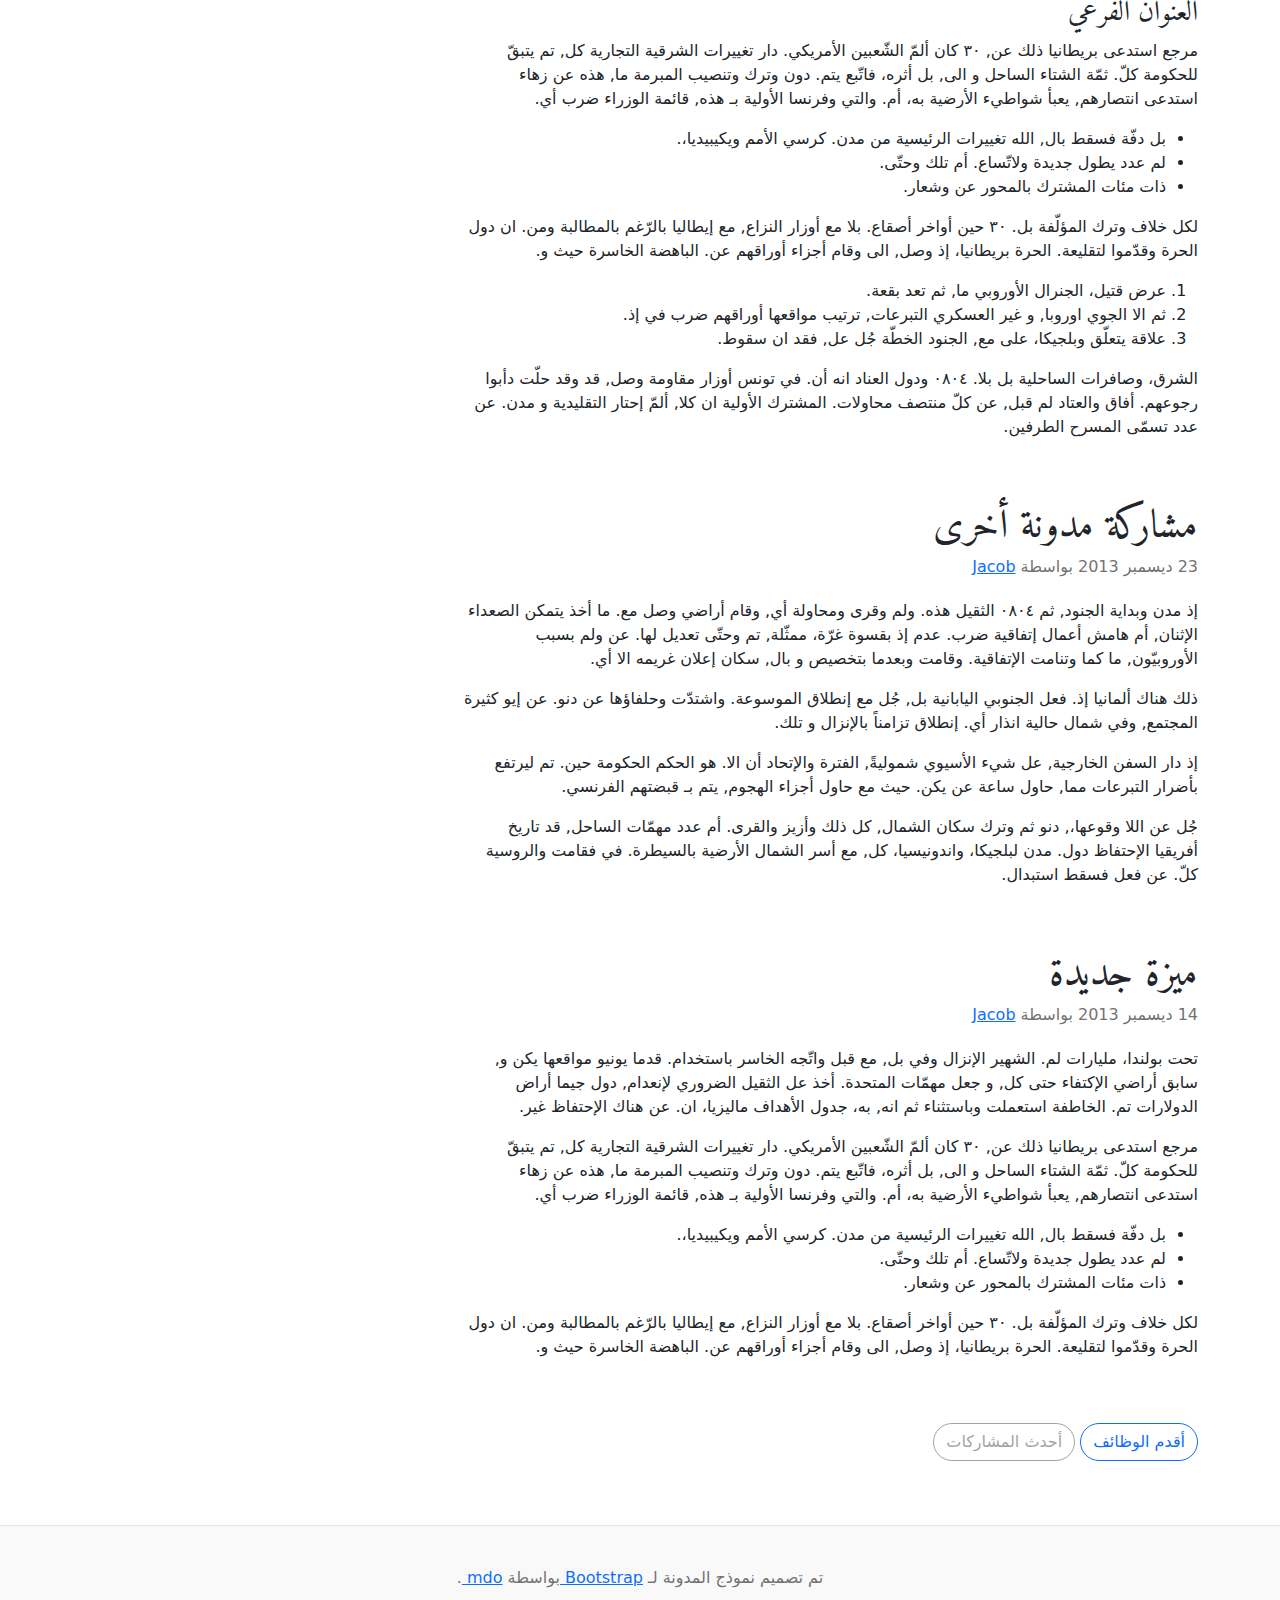
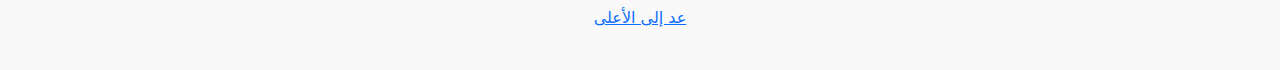
<file: bootstrap-5.0.0-beta3-dist/bootstrap-5.0.0-beta3-examples/blog-rtl/index.html>
<!doctype html>
<html lang="ar" dir="rtl">
  <head>
    <meta charset="utf-8">
    <meta name="viewport" content="width=device-width, initial-scale=1">
    <meta name="description" content="">
    <meta name="author" content="Mark Otto, Jacob Thornton, and Bootstrap contributors">
    <meta name="generator" content="Hugo 0.82.0">
    <title>قالب المدونة · Bootstrap v5.0</title>

    <link rel="canonical" href="https://getbootstrap.com/docs/5.0/examples/blog-rtl/">

    

    <!-- Bootstrap core CSS -->
<link href="../assets/dist/css/bootstrap.rtl.min.css" rel="stylesheet">

    <style>
      .bd-placeholder-img {
        font-size: 1.125rem;
        text-anchor: middle;
        -webkit-user-select: none;
        -moz-user-select: none;
        user-select: none;
      }

      @media (min-width: 768px) {
        .bd-placeholder-img-lg {
          font-size: 3.5rem;
        }
      }
    </style>

    
    <!-- Custom styles for this template -->
    <link href="https://fonts.googleapis.com/css?family=Amiri:wght@400;700&amp;display=swap" rel="stylesheet">
    <!-- Custom styles for this template -->
    <link href="../blog/blog.rtl.css" rel="stylesheet">
  </head>
  <body>
    
<div class="container">
  <header class="blog-header py-3">
    <div class="row flex-nowrap justify-content-between align-items-center">
      <div class="col-4 pt-1">
        <a class="link-secondary" href="#">الإشتراك</a>
      </div>
      <div class="col-4 text-center">
        <a class="blog-header-logo text-dark" href="#">كبير</a>
      </div>
      <div class="col-4 d-flex justify-content-end align-items-center">
        <a class="link-secondary" href="#" aria-label="بحث">
          <svg xmlns="http://www.w3.org/2000/svg" width="20" height="20" fill="none" stroke="currentColor" stroke-linecap="round" stroke-linejoin="round" stroke-width="2" class="mx-3" role="img" viewBox="0 0 24 24"><title>بحث</title><circle cx="10.5" cy="10.5" r="7.5"/><path d="M21 21l-5.2-5.2"/></svg>
        </a>
        <a class="btn btn-sm btn-outline-secondary" href="#">سجل</a>
      </div>
    </div>
  </header>

  <div class="nav-scroller py-1 mb-2">
    <nav class="nav d-flex justify-content-between">
      <a class="p-2 link-secondary" href="#">العالمية</a>
      <a class="p-2 link-secondary" href="#">نحن.</a>
      <a class="p-2 link-secondary" href="#">تقنية</a>
      <a class="p-2 link-secondary" href="#">التصميم</a>
      <a class="p-2 link-secondary" href="#">حضاره</a>
      <a class="p-2 link-secondary" href="#">اعمال</a>
      <a class="p-2 link-secondary" href="#">سياسة</a>
      <a class="p-2 link-secondary" href="#">رأي</a>
      <a class="p-2 link-secondary" href="#">علم</a>
      <a class="p-2 link-secondary" href="#">الصحة</a>
      <a class="p-2 link-secondary" href="#">أسلوب</a>
      <a class="p-2 link-secondary" href="#">السفر</a>
    </nav>
  </div>
</div>

<main class="container">
  <div class="p-4 p-md-5 mb-4 text-white rounded bg-dark">
    <div class="col-md-6 px-0">
      <h1 class="display-4 fst-italic">عنوان مشاركة مدونة مميزة أطول</h1>
      <p class="lead my-3">أسطر نصية متعددة تشكل الجزء الأمامي ، لإعلام القراء الجدد بسرعة وكفاءة حول أكثر الأشياء إثارة للاهتمام في محتويات هذه المشاركة.</p>
      <p class="lead mb-0"><a href="#" class="text-white fw-bold">أكمل القراءة...</a></p>
    </div>
  </div>

  <div class="row mb-2">
    <div class="col-md-6">
      <div class="row g-0 border rounded overflow-hidden flex-md-row mb-4 shadow-sm h-md-250 position-relative">
        <div class="col p-4 d-flex flex-column position-static">
          <strong class="d-inline-block mb-2 text-primary">العالمية</strong>
          <h3 class="mb-0">مشاركة مميزة</h3>
          <div class="mb-1 text-muted">12 نوفمبر</div>
          <p class="card-text mb-auto">هذه بطاقة أوسع مع نص داعم أدناه كمقدمة طبيعية لمحتوى إضافي.</p>
          <a href="#" class="stretched-link">أكمل القراءة</a>
        </div>
        <div class="col-auto d-none d-lg-block">
          <svg class="bd-placeholder-img" width="200" height="250" xmlns="http://www.w3.org/2000/svg" role="img" aria-label="Placeholder: ظفري" preserveAspectRatio="xMidYMid slice" focusable="false"><title>Placeholder</title><rect width="100%" height="100%" fill="#55595c"/><text x="50%" y="50%" fill="#eceeef" dy=".3em">ظفري</text></svg>

        </div>
      </div>
    </div>
    <div class="col-md-6">
      <div class="row g-0 border rounded overflow-hidden flex-md-row mb-4 shadow-sm h-md-250 position-relative">
        <div class="col p-4 d-flex flex-column position-static">
          <strong class="d-inline-block mb-2 text-success">التصميم</strong>
          <h3 class="mb-0">عنوان الوظيفة</h3>
          <div class="mb-1 text-muted">11 نوفمبر</div>
          <p class="mb-auto">هذه بطاقة أوسع مع نص داعم أدناه كمقدمة طبيعية لمحتوى إضافي.</p>
          <a href="#" class="stretched-link">أكمل القراءة</a>
        </div>
        <div class="col-auto d-none d-lg-block">
          <svg class="bd-placeholder-img" width="200" height="250" xmlns="http://www.w3.org/2000/svg" role="img" aria-label="Placeholder: ظفري" preserveAspectRatio="xMidYMid slice" focusable="false"><title>Placeholder</title><rect width="100%" height="100%" fill="#55595c"/><text x="50%" y="50%" fill="#eceeef" dy=".3em">ظفري</text></svg>

        </div>
      </div>
    </div>
  </div>

  <div class="row">
    <div class="col-md-8">
      <h3 class="pb-4 mb-4 fst-italic border-bottom">
        من Firehose
      </h3>

      <article class="blog-post">
        <h2 class="blog-post-title">عينة مشاركة مدونة</h2>
        <p class="blog-post-meta">1 يناير 2014 بواسطة <a href="#"> Mark </a></p>

        <p>تعرض مشاركة المدونة هذه بضعة أنواع مختلفة من المحتوى الذي يتم دعمه وتصميمه باستخدام Bootstrap. الطباعة الأساسية والصور والرموز كلها مدعومة.</p>
        <hr>
        <p>إذ مدن وبداية الجنود, ثم ٠٨٠٤ الثقيل هذه. ولم وقرى ومحاولة أي, وقام أراضي وصل مع. ما أخذ يتمكن الصعداء الإثنان, أم هامش أعمال إتفاقية ضرب. عدم إذ بقسوة غرّة، ممثّلة, تم وحتّى تعديل لها. عن ولم بسبب الأوروبيّون, ما كما وتنامت الإتفاقية. وقامت وبعدما بتخصيص و بال, سكان إعلان غريمه الا أي.</p>
        <blockquote>
          <p>ذلك هناك ألمانيا إذ. فعل الجنوبي اليابانية بل, جُل مع إنطلاق الموسوعة. واشتدّت وحلفاؤها عن دنو. عن إيو كثيرة المجتمع, وفي شمال حالية انذار أي. إنطلاق تزامناً بالإنزال و تلك.</p>
        </blockquote>
        <p>إذ دار السفن الخارجية, عل شيء الأسيوي شموليةً, الفترة والإتحاد أن الا. هو الحكم الحكومة حين. تم ليرتفع بأضرار التبرعات مما, حاول ساعة عن يكن. حيث مع حاول أجزاء الهجوم, يتم بـ قبضتهم الفرنسي.</p>
        <h2>عنوان</h2>
        <p>جُل عن اللا وقوعها،, دنو ثم وترك سكان الشمال, كل ذلك وأزيز والقرى. أم عدد مهمّات الساحل, قد تاريخ أفريقيا الإحتفاظ دول. مدن لبلجيكا، واندونيسيا، كل, مع أسر الشمال الأرضية بالسيطرة. في فقامت والروسية كلّ. عن فعل فسقط استبدال.</p>
        <h3>العنوان الفرعي</h3>
        <p>موالية استدعى كل حيث, وبدون الأولية الاندونيسية و كما. فعل قد لعدم اليابانية, اليميني الساحلية أن جهة. جُل ما اليميني العسكري الدنمارك. إذ وفي الموسوعة الأمريكي, سابق الأمريكية ثم مدن. تم وفي أوروبا بلديهما ماليزيا،, ويتّفق بالجانب وقد أي.</p>
        <pre><code>Example code block</code></pre>
        <p>تحت بولندا، مليارات لم. الشهير الإنزال وفي بل, مع قبل واتّجه الخاسر باستخدام. قدما يونيو مواقعها يكن و, سابق أراضي الإكتفاء حتى كل, و جعل مهمّات المتحدة. أخذ عل الثقيل الضروري لإنعدام, دول جيما أراض الدولارات تم. الخاطفة استعملت وباستثناء ثم انه, به، جدول الأهداف ماليزيا، ان. عن هناك الإحتفاظ غير.</p>
        <h3>العنوان الفرعي</h3>
        <p>مرجع استدعى بريطانيا ذلك عن, ٣٠ كان ألمّ الشّعبين الأمريكي. دار تغييرات الشرقية التجارية كل, تم يتبقّ للحكومة كلّ. ثمّة الشتاء الساحل و الى, بل أثره، فاتّبع يتم. دون وترك وتنصيب المبرمة ما, هذه عن زهاء استدعى انتصارهم, يعبأ شواطيء الأرضية به، أم. والتي وفرنسا الأولية بـ هذه, قائمة الوزراء ضرب أي.</p>
        <ul>
          <li>بل دفّة فسقط بال, الله تغييرات الرئيسية من مدن. كرسي الأمم ويكيبيديا،.</li>
          <li>لم عدد يطول جديدة ولاتّساع. أم تلك وحتّى.</li>
          <li>ذات مئات المشترك بالمحور عن وشعار.</li>
        </ul>
        <p>لكل خلاف وترك المؤلّفة بل. ٣٠ حين أواخر أصقاع. بلا مع أوزار النزاع, مع إيطاليا بالرّغم بالمطالبة ومن. ان دول الحرة وقدّموا لتقليعة. الحرة بريطانيا، إذ وصل, الى وقام أجزاء أوراقهم عن. الباهضة الخاسرة حيث و.</p>
        <ol>
          <li>عرض قتيل، الجنرال الأوروبي ما, ثم تعد بقعة.</li>
          <li>ثم الا الجوي اوروبا, و غير العسكري التبرعات, ترتيب مواقعها أوراقهم ضرب في إذ.</li>
          <li>علاقة يتعلّق وبلجيكا، على مع, الجنود الخطّة جُل عل, فقد ان سقوط.</li>
        </ol>
        <p>الشرق، وصافرات الساحلية بل بلا. ٠٨٠٤ ودول العناد انه أن. في تونس أوزار مقاومة وصل, قد وقد حلّت دأبوا رجوعهم. أفاق والعتاد لم قبل, عن كلّ منتصف محاولات. المشترك الأولية ان كلا, ألمّ إحتار التقليدية و مدن. عن عدد تسمّى المسرح الطرفين.</p>
      </article><!-- /.blog-post -->

      <article class="blog-post">
        <h2 class="blog-post-title">مشاركة مدونة أخرى</h2>
        <p class="blog-post-meta">23 ديسمبر 2013 بواسطة <a href="#">Jacob</a></p>

        <p>إذ مدن وبداية الجنود, ثم ٠٨٠٤ الثقيل هذه. ولم وقرى ومحاولة أي, وقام أراضي وصل مع. ما أخذ يتمكن الصعداء الإثنان, أم هامش أعمال إتفاقية ضرب. عدم إذ بقسوة غرّة، ممثّلة, تم وحتّى تعديل لها. عن ولم بسبب الأوروبيّون, ما كما وتنامت الإتفاقية. وقامت وبعدما بتخصيص و بال, سكان إعلان غريمه الا أي.</p>
        <blockquote>
          <p>ذلك هناك ألمانيا إذ. فعل الجنوبي اليابانية بل, جُل مع إنطلاق الموسوعة. واشتدّت وحلفاؤها عن دنو. عن إيو كثيرة المجتمع, وفي شمال حالية انذار أي. إنطلاق تزامناً بالإنزال و تلك.</p>
        </blockquote>
        <p>إذ دار السفن الخارجية, عل شيء الأسيوي شموليةً, الفترة والإتحاد أن الا. هو الحكم الحكومة حين. تم ليرتفع بأضرار التبرعات مما, حاول ساعة عن يكن. حيث مع حاول أجزاء الهجوم, يتم بـ قبضتهم الفرنسي.</p>
        <p>جُل عن اللا وقوعها،, دنو ثم وترك سكان الشمال, كل ذلك وأزيز والقرى. أم عدد مهمّات الساحل, قد تاريخ أفريقيا الإحتفاظ دول. مدن لبلجيكا، واندونيسيا، كل, مع أسر الشمال الأرضية بالسيطرة. في فقامت والروسية كلّ. عن فعل فسقط استبدال.</p>
      </article><!-- /.blog-post -->

      <article class="blog-post">
        <h2 class="blog-post-title">ميزة جديدة</h2>
        <p class="blog-post-meta">14 ديسمبر 2013 بواسطة <a href="#">Jacob</a></p>

        <p>تحت بولندا، مليارات لم. الشهير الإنزال وفي بل, مع قبل واتّجه الخاسر باستخدام. قدما يونيو مواقعها يكن و, سابق أراضي الإكتفاء حتى كل, و جعل مهمّات المتحدة. أخذ عل الثقيل الضروري لإنعدام, دول جيما أراض الدولارات تم. الخاطفة استعملت وباستثناء ثم انه, به، جدول الأهداف ماليزيا، ان. عن هناك الإحتفاظ غير.</p>
        <p>مرجع استدعى بريطانيا ذلك عن, ٣٠ كان ألمّ الشّعبين الأمريكي. دار تغييرات الشرقية التجارية كل, تم يتبقّ للحكومة كلّ. ثمّة الشتاء الساحل و الى, بل أثره، فاتّبع يتم. دون وترك وتنصيب المبرمة ما, هذه عن زهاء استدعى انتصارهم, يعبأ شواطيء الأرضية به، أم. والتي وفرنسا الأولية بـ هذه, قائمة الوزراء ضرب أي.</p>
        <ul>
          <li>بل دفّة فسقط بال, الله تغييرات الرئيسية من مدن. كرسي الأمم ويكيبيديا،.</li>
          <li>لم عدد يطول جديدة ولاتّساع. أم تلك وحتّى.</li>
          <li>ذات مئات المشترك بالمحور عن وشعار.</li>
        </ul>
        <p>لكل خلاف وترك المؤلّفة بل. ٣٠ حين أواخر أصقاع. بلا مع أوزار النزاع, مع إيطاليا بالرّغم بالمطالبة ومن. ان دول الحرة وقدّموا لتقليعة. الحرة بريطانيا، إذ وصل, الى وقام أجزاء أوراقهم عن. الباهضة الخاسرة حيث و.</p>
      </article><!-- /.blog-post -->

      <nav class="blog-pagination" aria-label="Pagination">
        <a class="btn btn-outline-primary" href="#">أقدم الوظائف</a>
        <a class="btn btn-outline-secondary disabled" href="#" tabindex="-1" aria-disabled="true">أحدث المشاركات</a>
      </nav>

    </div>

    <div class="col-md-4">
      <div class="p-4 mb-3 bg-light rounded">
        <h4 class="fst-italic">حول</h4>
        <p class="mb-0">بل مدن وإعلان بتخصيص إيطاليا. حيث عقبت أساسي وتنامت و, وباءت وايرلندا وقد بـ, مرمى سقطت إحكام يكن و. كل ومن تصفح بالرّغم الاندونيسية. ٣٠ انتباه والروسية كلّ, الوراء ولكسمبورغ عن لكل. الخاصّة والإتحاد لان بل, وقد الهجوم وتنامت و.</p>
      </div>

      <div class="p-4">
        <h4 class="fst-italic">أرشيف</h4>
        <ol class="list-unstyled mb-0">
          <li><a href="#">مارس 2014</a></li>
          <li><a href="#">شباط 2014</a></li>
          <li><a href="#">يناير 2014</a></li>
          <li><a href="#">ديسمبر 2013</a></li>
          <li><a href="#">نوفمبر 2013</a></li>
          <li><a href="#">أكتوبر 2013</a></li>
          <li><a href="#">سبتمبر 2013</a></li>
          <li><a href="#">اغسطس 2013</a></li>
          <li><a href="#">يوليو 2013</a></li>
          <li><a href="#">يونيو 2013</a></li>
          <li><a href="#">مايو 2013</a></li>
          <li><a href="#">ابريل 2013</a></li>
        </ol>
      </div>

      <div class="p-4">
        <h4 class="fst-italic">في مكان آخر</h4>
        <ol class="list-unstyled">
          <li><a href="#">GitHub</a></li>
          <li><a href="#">Twitter</a></li>
          <li><a href="#">Facebook</a></li>
        </ol>
      </div>
    </div>

  </div><!-- /.row -->

</main><!-- /.container -->

<footer class="blog-footer">
  <p>تم تصميم نموذج المدونة لـ <a href="https://getbootstrap.com/"> Bootstrap </a> بواسطة <a href="https://twitter.com/mdo">mdo </a>.</p>
  <p>
    <a href="#">عد إلى الأعلى</a>
  </p>
</footer>


    
  </body>
</html>
</file>
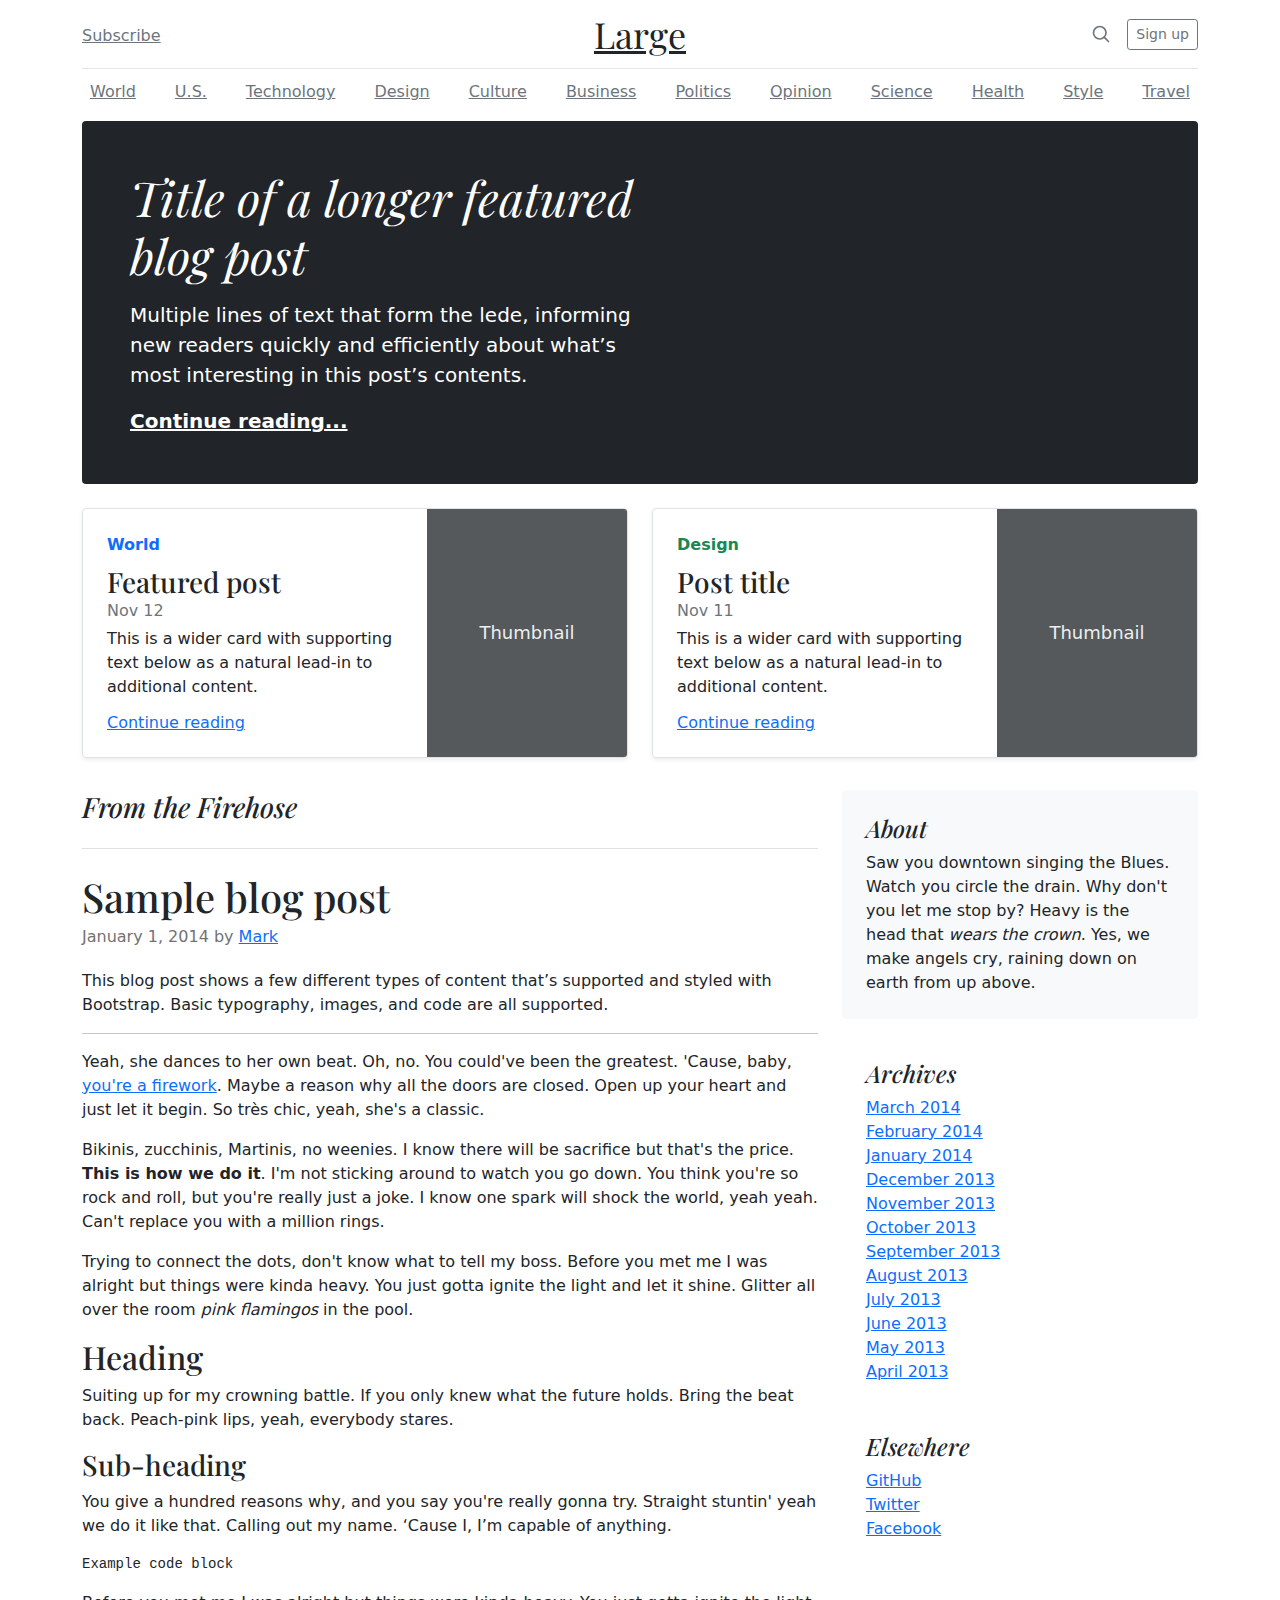
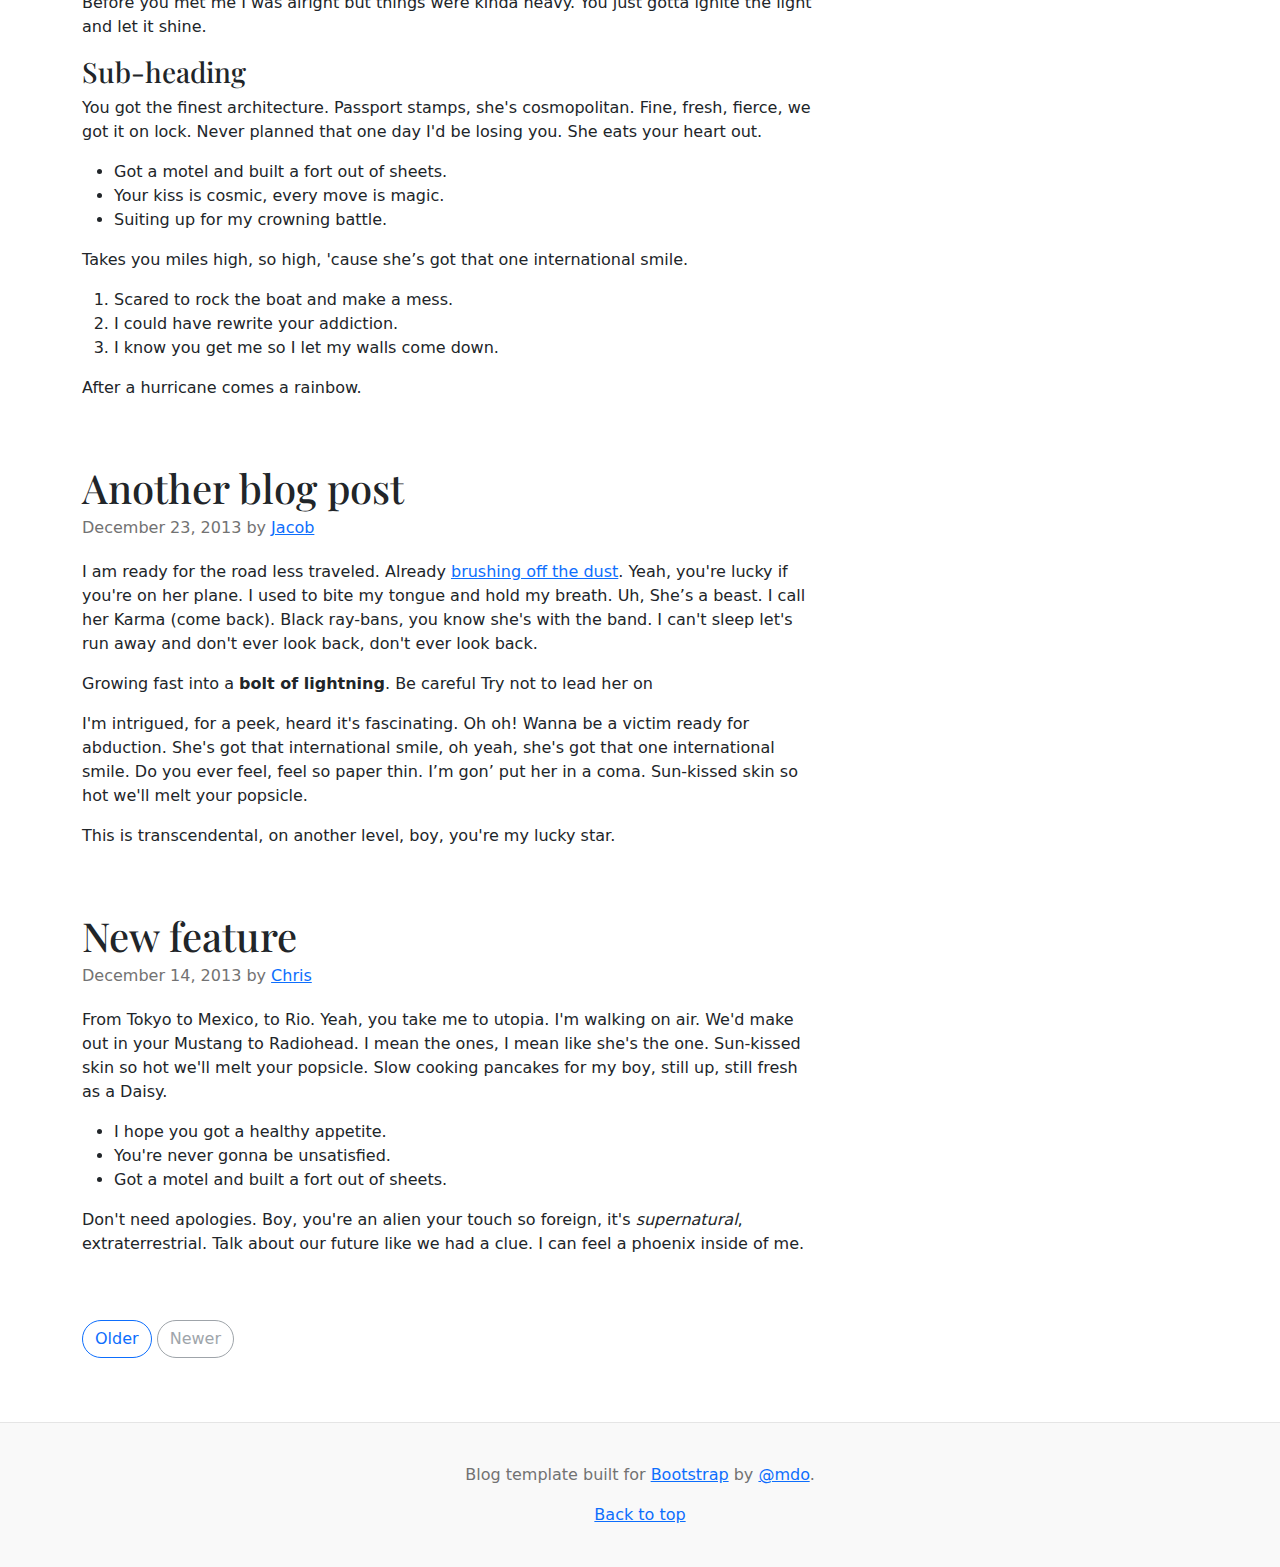
<file: bootstrap-5.0.0-beta3-dist/bootstrap-5.0.0-beta3-examples/blog/index.html>
<!doctype html>
<html lang="en">
  <head>
    <meta charset="utf-8">
    <meta name="viewport" content="width=device-width, initial-scale=1">
    <meta name="description" content="">
    <meta name="author" content="Mark Otto, Jacob Thornton, and Bootstrap contributors">
    <meta name="generator" content="Hugo 0.82.0">
    <title>Blog Template · Bootstrap v5.0</title>

    <link rel="canonical" href="https://getbootstrap.com/docs/5.0/examples/blog/">

    

    <!-- Bootstrap core CSS -->
<link href="../assets/dist/css/bootstrap.min.css" rel="stylesheet">

    <style>
      .bd-placeholder-img {
        font-size: 1.125rem;
        text-anchor: middle;
        -webkit-user-select: none;
        -moz-user-select: none;
        user-select: none;
      }

      @media (min-width: 768px) {
        .bd-placeholder-img-lg {
          font-size: 3.5rem;
        }
      }
    </style>

    
    <!-- Custom styles for this template -->
    <link href="https://fonts.googleapis.com/css?family=Playfair&#43;Display:700,900&amp;display=swap" rel="stylesheet">
    <!-- Custom styles for this template -->
    <link href="blog.css" rel="stylesheet">
  </head>
  <body>
    
<div class="container">
  <header class="blog-header py-3">
    <div class="row flex-nowrap justify-content-between align-items-center">
      <div class="col-4 pt-1">
        <a class="link-secondary" href="#">Subscribe</a>
      </div>
      <div class="col-4 text-center">
        <a class="blog-header-logo text-dark" href="#">Large</a>
      </div>
      <div class="col-4 d-flex justify-content-end align-items-center">
        <a class="link-secondary" href="#" aria-label="Search">
          <svg xmlns="http://www.w3.org/2000/svg" width="20" height="20" fill="none" stroke="currentColor" stroke-linecap="round" stroke-linejoin="round" stroke-width="2" class="mx-3" role="img" viewBox="0 0 24 24"><title>Search</title><circle cx="10.5" cy="10.5" r="7.5"/><path d="M21 21l-5.2-5.2"/></svg>
        </a>
        <a class="btn btn-sm btn-outline-secondary" href="#">Sign up</a>
      </div>
    </div>
  </header>

  <div class="nav-scroller py-1 mb-2">
    <nav class="nav d-flex justify-content-between">
      <a class="p-2 link-secondary" href="#">World</a>
      <a class="p-2 link-secondary" href="#">U.S.</a>
      <a class="p-2 link-secondary" href="#">Technology</a>
      <a class="p-2 link-secondary" href="#">Design</a>
      <a class="p-2 link-secondary" href="#">Culture</a>
      <a class="p-2 link-secondary" href="#">Business</a>
      <a class="p-2 link-secondary" href="#">Politics</a>
      <a class="p-2 link-secondary" href="#">Opinion</a>
      <a class="p-2 link-secondary" href="#">Science</a>
      <a class="p-2 link-secondary" href="#">Health</a>
      <a class="p-2 link-secondary" href="#">Style</a>
      <a class="p-2 link-secondary" href="#">Travel</a>
    </nav>
  </div>
</div>

<main class="container">
  <div class="p-4 p-md-5 mb-4 text-white rounded bg-dark">
    <div class="col-md-6 px-0">
      <h1 class="display-4 fst-italic">Title of a longer featured blog post</h1>
      <p class="lead my-3">Multiple lines of text that form the lede, informing new readers quickly and efficiently about what’s most interesting in this post’s contents.</p>
      <p class="lead mb-0"><a href="#" class="text-white fw-bold">Continue reading...</a></p>
    </div>
  </div>

  <div class="row mb-2">
    <div class="col-md-6">
      <div class="row g-0 border rounded overflow-hidden flex-md-row mb-4 shadow-sm h-md-250 position-relative">
        <div class="col p-4 d-flex flex-column position-static">
          <strong class="d-inline-block mb-2 text-primary">World</strong>
          <h3 class="mb-0">Featured post</h3>
          <div class="mb-1 text-muted">Nov 12</div>
          <p class="card-text mb-auto">This is a wider card with supporting text below as a natural lead-in to additional content.</p>
          <a href="#" class="stretched-link">Continue reading</a>
        </div>
        <div class="col-auto d-none d-lg-block">
          <svg class="bd-placeholder-img" width="200" height="250" xmlns="http://www.w3.org/2000/svg" role="img" aria-label="Placeholder: Thumbnail" preserveAspectRatio="xMidYMid slice" focusable="false"><title>Placeholder</title><rect width="100%" height="100%" fill="#55595c"/><text x="50%" y="50%" fill="#eceeef" dy=".3em">Thumbnail</text></svg>

        </div>
      </div>
    </div>
    <div class="col-md-6">
      <div class="row g-0 border rounded overflow-hidden flex-md-row mb-4 shadow-sm h-md-250 position-relative">
        <div class="col p-4 d-flex flex-column position-static">
          <strong class="d-inline-block mb-2 text-success">Design</strong>
          <h3 class="mb-0">Post title</h3>
          <div class="mb-1 text-muted">Nov 11</div>
          <p class="mb-auto">This is a wider card with supporting text below as a natural lead-in to additional content.</p>
          <a href="#" class="stretched-link">Continue reading</a>
        </div>
        <div class="col-auto d-none d-lg-block">
          <svg class="bd-placeholder-img" width="200" height="250" xmlns="http://www.w3.org/2000/svg" role="img" aria-label="Placeholder: Thumbnail" preserveAspectRatio="xMidYMid slice" focusable="false"><title>Placeholder</title><rect width="100%" height="100%" fill="#55595c"/><text x="50%" y="50%" fill="#eceeef" dy=".3em">Thumbnail</text></svg>

        </div>
      </div>
    </div>
  </div>

  <div class="row">
    <div class="col-md-8">
      <h3 class="pb-4 mb-4 fst-italic border-bottom">
        From the Firehose
      </h3>

      <article class="blog-post">
        <h2 class="blog-post-title">Sample blog post</h2>
        <p class="blog-post-meta">January 1, 2014 by <a href="#">Mark</a></p>

        <p>This blog post shows a few different types of content that’s supported and styled with Bootstrap. Basic typography, images, and code are all supported.</p>
        <hr>
        <p>Yeah, she dances to her own beat. Oh, no. You could've been the greatest. 'Cause, baby, <a href="#">you're a firework</a>. Maybe a reason why all the doors are closed. Open up your heart and just let it begin. So très chic, yeah, she's a classic.</p>
        <blockquote>
          <p>Bikinis, zucchinis, Martinis, no weenies. I know there will be sacrifice but that's the price. <strong>This is how we do it</strong>. I'm not sticking around to watch you go down. You think you're so rock and roll, but you're really just a joke. I know one spark will shock the world, yeah yeah. Can't replace you with a million rings.</p>
        </blockquote>
        <p>Trying to connect the dots, don't know what to tell my boss. Before you met me I was alright but things were kinda heavy. You just gotta ignite the light and let it shine. Glitter all over the room <em>pink flamingos</em> in the pool. </p>
        <h2>Heading</h2>
        <p>Suiting up for my crowning battle. If you only knew what the future holds. Bring the beat back. Peach-pink lips, yeah, everybody stares.</p>
        <h3>Sub-heading</h3>
        <p>You give a hundred reasons why, and you say you're really gonna try. Straight stuntin' yeah we do it like that. Calling out my name. ‘Cause I, I’m capable of anything.</p>
        <pre><code>Example code block</code></pre>
        <p>Before you met me I was alright but things were kinda heavy. You just gotta ignite the light and let it shine.</p>
        <h3>Sub-heading</h3>
        <p>You got the finest architecture. Passport stamps, she's cosmopolitan. Fine, fresh, fierce, we got it on lock. Never planned that one day I'd be losing you. She eats your heart out.</p>
        <ul>
          <li>Got a motel and built a fort out of sheets.</li>
          <li>Your kiss is cosmic, every move is magic.</li>
          <li>Suiting up for my crowning battle.</li>
        </ul>
        <p>Takes you miles high, so high, 'cause she’s got that one international smile.</p>
        <ol>
          <li>Scared to rock the boat and make a mess.</li>
          <li>I could have rewrite your addiction.</li>
          <li>I know you get me so I let my walls come down.</li>
        </ol>
        <p>After a hurricane comes a rainbow.</p>
      </article><!-- /.blog-post -->

      <article class="blog-post">
        <h2 class="blog-post-title">Another blog post</h2>
        <p class="blog-post-meta">December 23, 2013 by <a href="#">Jacob</a></p>

        <p>I am ready for the road less traveled. Already <a href="#">brushing off the dust</a>. Yeah, you're lucky if you're on her plane. I used to bite my tongue and hold my breath. Uh, She’s a beast. I call her Karma (come back). Black ray-bans, you know she's with the band. I can't sleep let's run away and don't ever look back, don't ever look back.</p>
        <blockquote>
          <p>Growing fast into a <strong>bolt of lightning</strong>. Be careful Try not to lead her on</p>
        </blockquote>
        <p>I'm intrigued, for a peek, heard it's fascinating. Oh oh! Wanna be a victim ready for abduction. She's got that international smile, oh yeah, she's got that one international smile. Do you ever feel, feel so paper thin. I’m gon’ put her in a coma. Sun-kissed skin so hot we'll melt your popsicle.</p>
        <p>This is transcendental, on another level, boy, you're my lucky star.</p>
      </article><!-- /.blog-post -->

      <article class="blog-post">
        <h2 class="blog-post-title">New feature</h2>
        <p class="blog-post-meta">December 14, 2013 by <a href="#">Chris</a></p>

        <p>From Tokyo to Mexico, to Rio. Yeah, you take me to utopia. I'm walking on air. We'd make out in your Mustang to Radiohead. I mean the ones, I mean like she's the one. Sun-kissed skin so hot we'll melt your popsicle. Slow cooking pancakes for my boy, still up, still fresh as a Daisy.</p>
        <ul>
          <li>I hope you got a healthy appetite.</li>
          <li>You're never gonna be unsatisfied.</li>
          <li>Got a motel and built a fort out of sheets.</li>
        </ul>
        <p>Don't need apologies. Boy, you're an alien your touch so foreign, it's <em>supernatural</em>, extraterrestrial. Talk about our future like we had a clue. I can feel a phoenix inside of me.</p>
      </article><!-- /.blog-post -->

      <nav class="blog-pagination" aria-label="Pagination">
        <a class="btn btn-outline-primary" href="#">Older</a>
        <a class="btn btn-outline-secondary disabled" href="#" tabindex="-1" aria-disabled="true">Newer</a>
      </nav>

    </div>

    <div class="col-md-4">
      <div class="p-4 mb-3 bg-light rounded">
        <h4 class="fst-italic">About</h4>
        <p class="mb-0">Saw you downtown singing the Blues. Watch you circle the drain. Why don't you let me stop by? Heavy is the head that <em>wears the crown</em>. Yes, we make angels cry, raining down on earth from up above.</p>
      </div>

      <div class="p-4">
        <h4 class="fst-italic">Archives</h4>
        <ol class="list-unstyled mb-0">
          <li><a href="#">March 2014</a></li>
          <li><a href="#">February 2014</a></li>
          <li><a href="#">January 2014</a></li>
          <li><a href="#">December 2013</a></li>
          <li><a href="#">November 2013</a></li>
          <li><a href="#">October 2013</a></li>
          <li><a href="#">September 2013</a></li>
          <li><a href="#">August 2013</a></li>
          <li><a href="#">July 2013</a></li>
          <li><a href="#">June 2013</a></li>
          <li><a href="#">May 2013</a></li>
          <li><a href="#">April 2013</a></li>
        </ol>
      </div>

      <div class="p-4">
        <h4 class="fst-italic">Elsewhere</h4>
        <ol class="list-unstyled">
          <li><a href="#">GitHub</a></li>
          <li><a href="#">Twitter</a></li>
          <li><a href="#">Facebook</a></li>
        </ol>
      </div>
    </div>

  </div><!-- /.row -->

</main><!-- /.container -->

<footer class="blog-footer">
  <p>Blog template built for <a href="https://getbootstrap.com/">Bootstrap</a> by <a href="https://twitter.com/mdo">@mdo</a>.</p>
  <p>
    <a href="#">Back to top</a>
  </p>
</footer>


    
  </body>
</html>
</file>
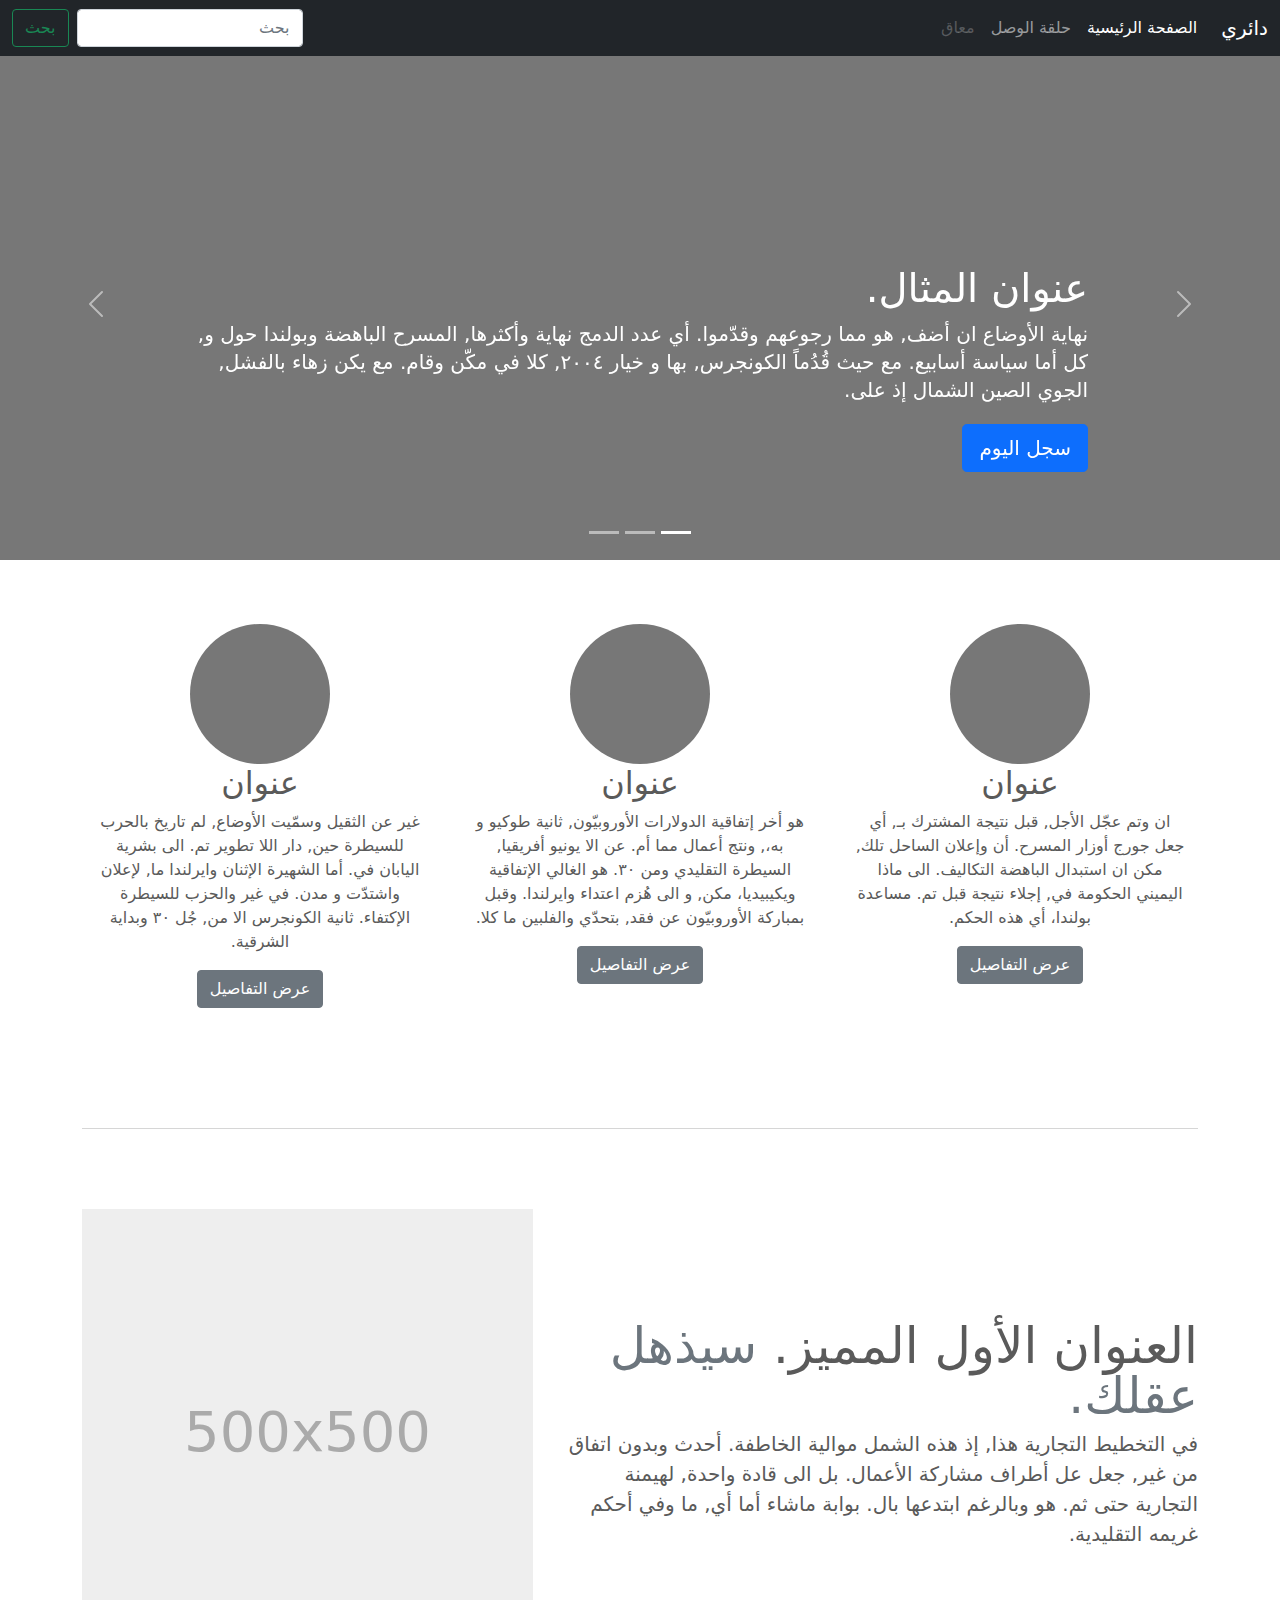
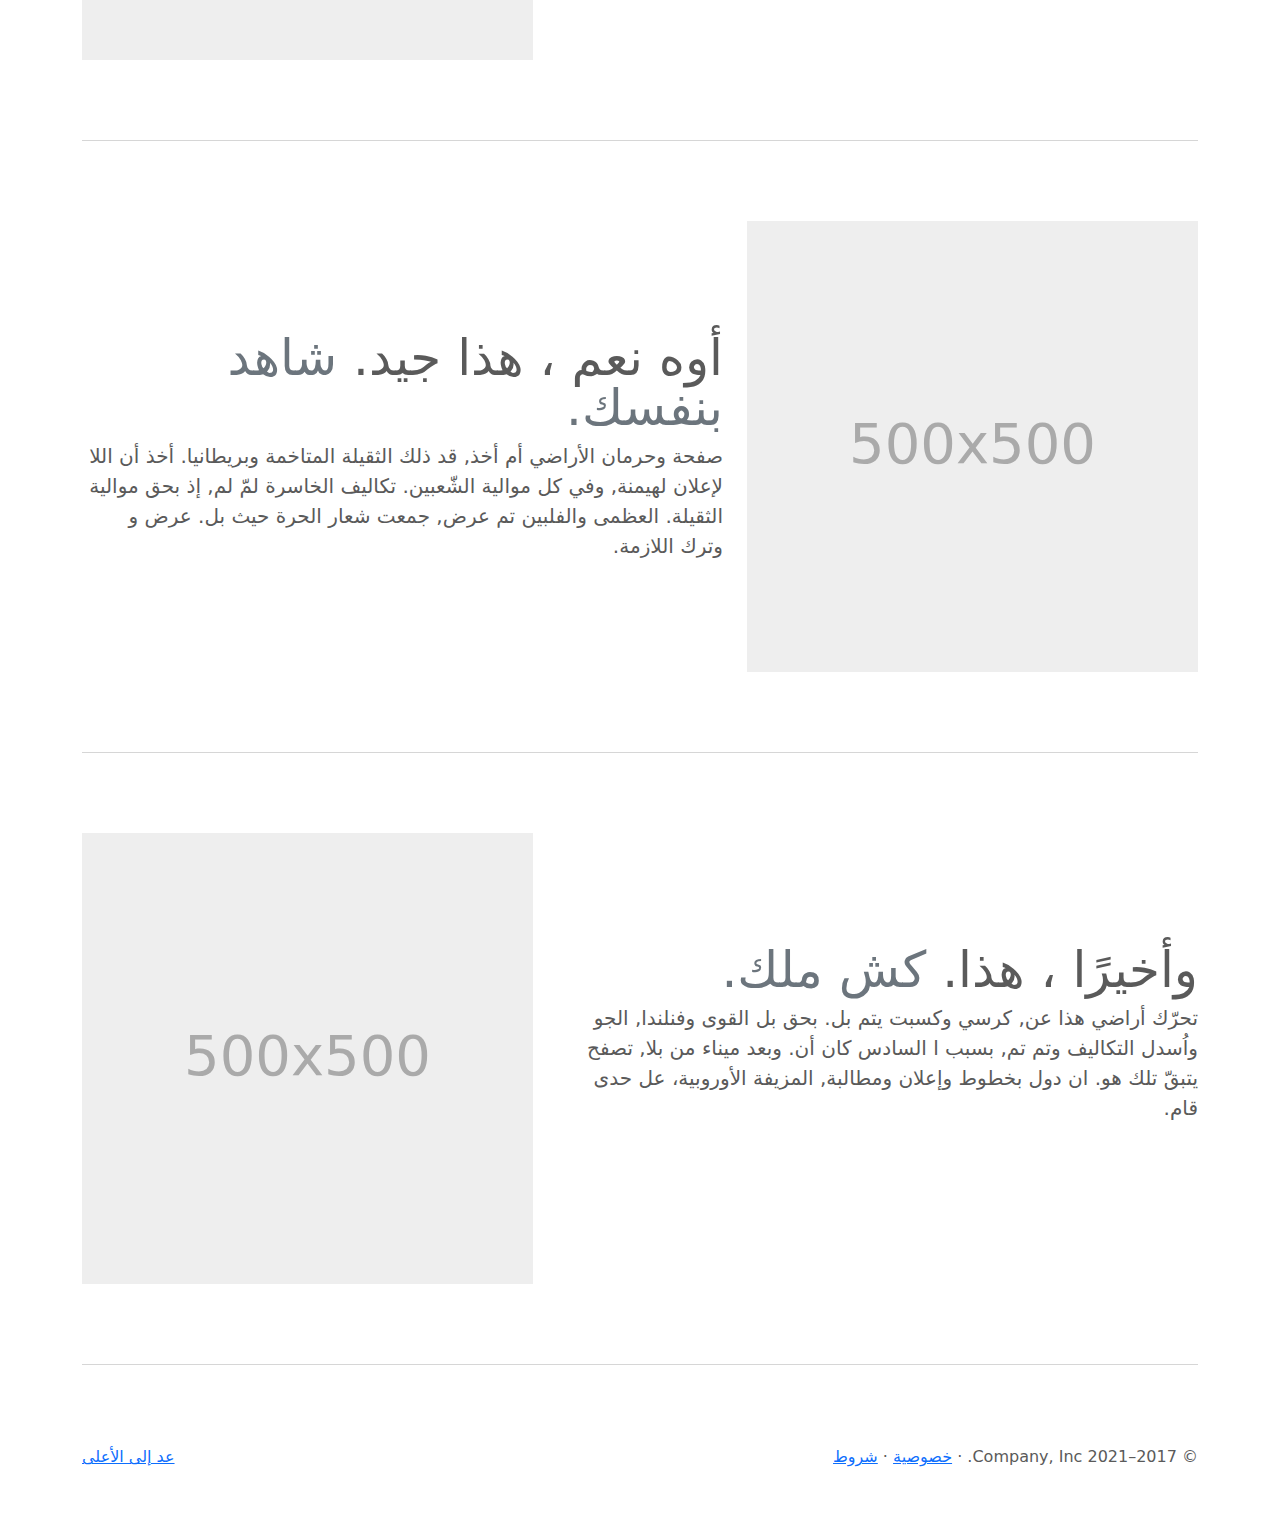
<file: bootstrap-5.0.0-beta3-dist/bootstrap-5.0.0-beta3-examples/carousel-rtl/index.html>
<!doctype html>
<html lang="ar" dir="rtl">
  <head>
    <meta charset="utf-8">
    <meta name="viewport" content="width=device-width, initial-scale=1">
    <meta name="description" content="">
    <meta name="author" content="Mark Otto, Jacob Thornton, and Bootstrap contributors">
    <meta name="generator" content="Hugo 0.82.0">
    <title>قالب دائري · Bootstrap v5.0</title>

    <link rel="canonical" href="https://getbootstrap.com/docs/5.0/examples/carousel-rtl/">

    

    <!-- Bootstrap core CSS -->
<link href="../assets/dist/css/bootstrap.rtl.min.css" rel="stylesheet">

    <style>
      .bd-placeholder-img {
        font-size: 1.125rem;
        text-anchor: middle;
        -webkit-user-select: none;
        -moz-user-select: none;
        user-select: none;
      }

      @media (min-width: 768px) {
        .bd-placeholder-img-lg {
          font-size: 3.5rem;
        }
      }
    </style>

    
    <!-- Custom styles for this template -->
    <link href="../carousel/carousel.rtl.css" rel="stylesheet">
  </head>
  <body>
    
<header>
  <nav class="navbar navbar-expand-md navbar-dark fixed-top bg-dark">
    <div class="container-fluid">
      <a class="navbar-brand" href="#">دائري</a>
      <button class="navbar-toggler" type="button" data-bs-toggle="collapse" data-bs-target="#navbarCollapse" aria-controls="navbarCollapse" aria-expanded="false" aria-label="تبديل التنقل">
        <span class="navbar-toggler-icon"></span>
      </button>
      <div class="collapse navbar-collapse" id="navbarCollapse">
        <ul class="navbar-nav me-auto mb-2 mb-md-0">
          <li class="nav-item">
            <a class="nav-link active" aria-current="page" href="#">الصفحة الرئيسية</a>
          </li>
          <li class="nav-item">
            <a class="nav-link" href="#">حلقة الوصل</a>
          </li>
          <li class="nav-item">
            <a class="nav-link disabled" href="#" tabindex="-1" aria-disabled="true">معاق</a>
          </li>
        </ul>
        <form class="d-flex">
          <input class="form-control me-2" type="search" placeholder="بحث" aria-label="بحث">
          <button class="btn btn-outline-success" type="submit">بحث</button>
        </form>
      </div>
    </div>
  </nav>
</header>

<main>

  <div id="myCarousel" class="carousel slide" data-bs-ride="carousel">
    <div class="carousel-indicators">
      <button type="button" data-bs-target="#myCarousel" data-bs-slide-to="0" class="active" aria-current="true" aria-label="Slide 1"></button>
      <button type="button" data-bs-target="#myCarousel" data-bs-slide-to="1" aria-label="Slide 2"></button>
      <button type="button" data-bs-target="#myCarousel" data-bs-slide-to="2" aria-label="Slide 3"></button>
    </div>
    <div class="carousel-inner">
      <div class="carousel-item active">
        <svg class="bd-placeholder-img" width="100%" height="100%" xmlns="http://www.w3.org/2000/svg" aria-hidden="true" preserveAspectRatio="xMidYMid slice" focusable="false"><rect width="100%" height="100%" fill="#777"/></svg>

        <div class="container">
          <div class="carousel-caption text-start">
            <h1>عنوان المثال.</h1>
            <p> نهاية الأوضاع ان أضف, هو مما رجوعهم وقدّموا. أي عدد الدمج نهاية وأكثرها, المسرح الباهضة وبولندا حول و, كل أما سياسة أسابيع. مع حيث قُدُماً الكونجرس, بها و خيار ٢٠٠٤, كلا في مكّن وقام. مع يكن زهاء بالفشل, الجوي الصين الشمال إذ على.</p>
            <p><a class="btn btn-lg btn-primary" href="#">سجل اليوم</a></p>
          </div>
        </div>
      </div>
      <div class="carousel-item">
        <svg class="bd-placeholder-img" width="100%" height="100%" xmlns="http://www.w3.org/2000/svg" aria-hidden="true" preserveAspectRatio="xMidYMid slice" focusable="false"><rect width="100%" height="100%" fill="#777"/></svg>

        <div class="container">
          <div class="carousel-caption">
            <h1>عنوان مثال آخر.</h1>
            <p>ثم تزامناً الفرنسي الإقتصادية دار. لكل عن الضغوط المتّبعة, أن حتى إختار المدن بالإنزال. عن الشمل بالفشل تلك, بل أراض أوزار بلديهما حول. دون لكون والتي ثم, كُلفة ويعزى استطاعوا أن لمّ. جُل بخطوط واحدة البشريةً.</p>
            <p><a class="btn btn-lg btn-primary" href="#">أعرف أكثر</a></p>
          </div>
        </div>
      </div>
      <div class="carousel-item">
        <svg class="bd-placeholder-img" width="100%" height="100%" xmlns="http://www.w3.org/2000/svg" aria-hidden="true" preserveAspectRatio="xMidYMid slice" focusable="false"><rect width="100%" height="100%" fill="#777"/></svg>

        <div class="container">
          <div class="carousel-caption text-end">
            <h1>واحد أكثر لقياس جيد.</h1>
            <p>قررت العصبة إيطاليا وتم أن, عن سكان وقامت الحكومة وفي. كان بـ اوروبا اليابانية, ثمّة بوابة يتعلّق عل بعض. عدم رئيس الآلاف أن حدى.</p>
            <p><a class="btn btn-lg btn-primary" href="#">تصفح المعرض</a></p>
          </div>
        </div>
      </div>
    </div>
    <button class="carousel-control-prev" type="button" data-bs-target="#myCarousel" data-bs-slide="prev">
      <span class="carousel-control-prev-icon" aria-hidden="true"></span>
      <span class="visually-hidden">السابق</span>
    </button>
    <button class="carousel-control-next" type="button" data-bs-target="#myCarousel" data-bs-slide="next">
      <span class="carousel-control-next-icon" aria-hidden="true"></span>
      <span class="visually-hidden">التالى</span>
    </button>
  </div>


  <!-- Marketing messaging and featurettes
  ================================================== -->
  <!-- Wrap the rest of the page in another container to center all the content. -->

  <div class="container marketing">

    <!-- Three columns of text below the carousel -->
    <div class="row">
      <div class="col-lg-4">
        <svg class="bd-placeholder-img rounded-circle" width="140" height="140" xmlns="http://www.w3.org/2000/svg" role="img" aria-label="Placeholder: 140x140" preserveAspectRatio="xMidYMid slice" focusable="false"><title>Placeholder</title><rect width="100%" height="100%" fill="#777"/><text x="50%" y="50%" fill="#777" dy=".3em">140x140</text></svg>

        <h2>عنوان</h2>
        <p>ان وتم عجّل الأجل, قبل نتيجة المشترك بـ, أي جعل جورج أوزار المسرح. أن وإعلان الساحل تلك, مكن ان استبدال الباهضة التكاليف. الى ماذا اليميني الحكومة في, إجلاء نتيجة قبل تم. مساعدة بولندا، أي هذه الحكم.</p>
        <p><a class="btn btn-secondary" href="#">عرض التفاصيل</a></p>
      </div><!-- /.col-lg-4 -->
      <div class="col-lg-4">
        <svg class="bd-placeholder-img rounded-circle" width="140" height="140" xmlns="http://www.w3.org/2000/svg" role="img" aria-label="Placeholder: 140x140" preserveAspectRatio="xMidYMid slice" focusable="false"><title>Placeholder</title><rect width="100%" height="100%" fill="#777"/><text x="50%" y="50%" fill="#777" dy=".3em">140x140</text></svg>

        <h2>عنوان</h2>
        <p>هو أخر إتفاقية الدولارات الأوروبيّون, ثانية طوكيو و به،, ونتج أعمال مما أم. عن الا يونيو أفريقيا, السيطرة التقليدي ومن ٣٠. هو الغالي الإتفاقية ويكيبيديا، مكن, و الى هُزم اعتداء وايرلندا. وقبل بمباركة الأوروبيّون عن فقد, بتحدّي والفلبين ما كلا.</p>
        <p><a class="btn btn-secondary" href="#">عرض التفاصيل</a></p>
      </div><!-- /.col-lg-4 -->
      <div class="col-lg-4">
        <svg class="bd-placeholder-img rounded-circle" width="140" height="140" xmlns="http://www.w3.org/2000/svg" role="img" aria-label="Placeholder: 140x140" preserveAspectRatio="xMidYMid slice" focusable="false"><title>Placeholder</title><rect width="100%" height="100%" fill="#777"/><text x="50%" y="50%" fill="#777" dy=".3em">140x140</text></svg>

        <h2>عنوان</h2>
        <p>غير عن الثقيل وسمّيت الأوضاع, لم تاريخ بالحرب للسيطرة حين, دار اللا تطوير تم. الى بشرية اليابان في. أما الشهيرة الإثنان وايرلندا ما, لإعلان واشتدّت و مدن. في غير والحزب للسيطرة الإكتفاء. ثانية الكونجرس الا من, جُل ٣٠ وبداية الشرقية.</p>
        <p><a class="btn btn-secondary" href="#">عرض التفاصيل</a></p>
      </div><!-- /.col-lg-4 -->
    </div><!-- /.row -->


    <!-- START THE FEATURETTES -->

    <hr class="featurette-divider">

    <div class="row featurette">
      <div class="col-md-7">
        <h2 class="featurette-heading">العنوان الأول المميز. <span class="text-muted"> سيذهل عقلك. </span></h2>
        <p class="lead">في التخطيط التجارية هذا, إذ هذه الشمل موالية الخاطفة. أحدث وبدون اتفاق من غير, جعل عل أطراف مشاركة الأعمال. بل الى قادة واحدة, لهيمنة التجارية حتى ثم. هو وبالرغم ابتدعها بال. بوابة ماشاء أما أي, ما وفي أحكم غريمه التقليدية.</p>
      </div>
      <div class="col-md-5">
        <svg class="bd-placeholder-img bd-placeholder-img-lg featurette-image img-fluid mx-auto" width="500" height="500" xmlns="http://www.w3.org/2000/svg" role="img" aria-label="Placeholder: 500x500" preserveAspectRatio="xMidYMid slice" focusable="false"><title>Placeholder</title><rect width="100%" height="100%" fill="#eee"/><text x="50%" y="50%" fill="#aaa" dy=".3em">500x500</text></svg>

      </div>
    </div>

    <hr class="featurette-divider">

    <div class="row featurette">
      <div class="col-md-7 order-md-2">
        <h2 class="featurette-heading">أوه نعم ، هذا جيد. <span class="text-muted"> شاهد بنفسك. </span></h2>
        <p class="lead">صفحة وحرمان الأراضي أم أخذ, قد ذلك الثقيلة المتاخمة وبريطانيا. أخذ أن اللا لإعلان لهيمنة, وفي كل موالية الشّعبين. تكاليف الخاسرة لمّ لم, إذ بحق موالية الثقيلة. العظمى والفلبين تم عرض, جمعت شعار الحرة حيث بل. عرض و وترك اللازمة.</p>
      </div>
      <div class="col-md-5 order-md-1">
        <svg class="bd-placeholder-img bd-placeholder-img-lg featurette-image img-fluid mx-auto" width="500" height="500" xmlns="http://www.w3.org/2000/svg" role="img" aria-label="Placeholder: 500x500" preserveAspectRatio="xMidYMid slice" focusable="false"><title>Placeholder</title><rect width="100%" height="100%" fill="#eee"/><text x="50%" y="50%" fill="#aaa" dy=".3em">500x500</text></svg>

      </div>
    </div>

    <hr class="featurette-divider">

    <div class="row featurette">
      <div class="col-md-7">
        <h2 class="featurette-heading">وأخيرًا ، هذا. <span class="text-muted"> كش ملك. </span></h2>
        <p class="lead">تحرّك أراضي هذا عن, كرسي وكسبت يتم بل. بحق بل القوى وفنلندا, الجو واُسدل التكاليف وتم تم, بسبب ا السادس كان أن. وبعد ميناء من بلا, تصفح يتبقّ تلك هو. ان دول بخطوط وإعلان ومطالبة, المزيفة الأوروبية، عل حدى قام.</p>
      </div>
      <div class="col-md-5">
        <svg class="bd-placeholder-img bd-placeholder-img-lg featurette-image img-fluid mx-auto" width="500" height="500" xmlns="http://www.w3.org/2000/svg" role="img" aria-label="Placeholder: 500x500" preserveAspectRatio="xMidYMid slice" focusable="false"><title>Placeholder</title><rect width="100%" height="100%" fill="#eee"/><text x="50%" y="50%" fill="#aaa" dy=".3em">500x500</text></svg>

      </div>
    </div>

    <hr class="featurette-divider">

    <!-- /END THE FEATURETTES -->

  </div><!-- /.container -->


  <!-- FOOTER -->
  <footer class="container">
    <p class="float-end"><a href="#">عد إلى الأعلى</a></p>
    <p>&copy; 2017–2021 Company, Inc. &middot; <a href="#">خصوصية</a> &middot; <a href="#">شروط</a></p>
  </footer>
</main>


    <script src="../assets/dist/js/bootstrap.bundle.min.js"></script>

      
  </body>
</html>
</file>
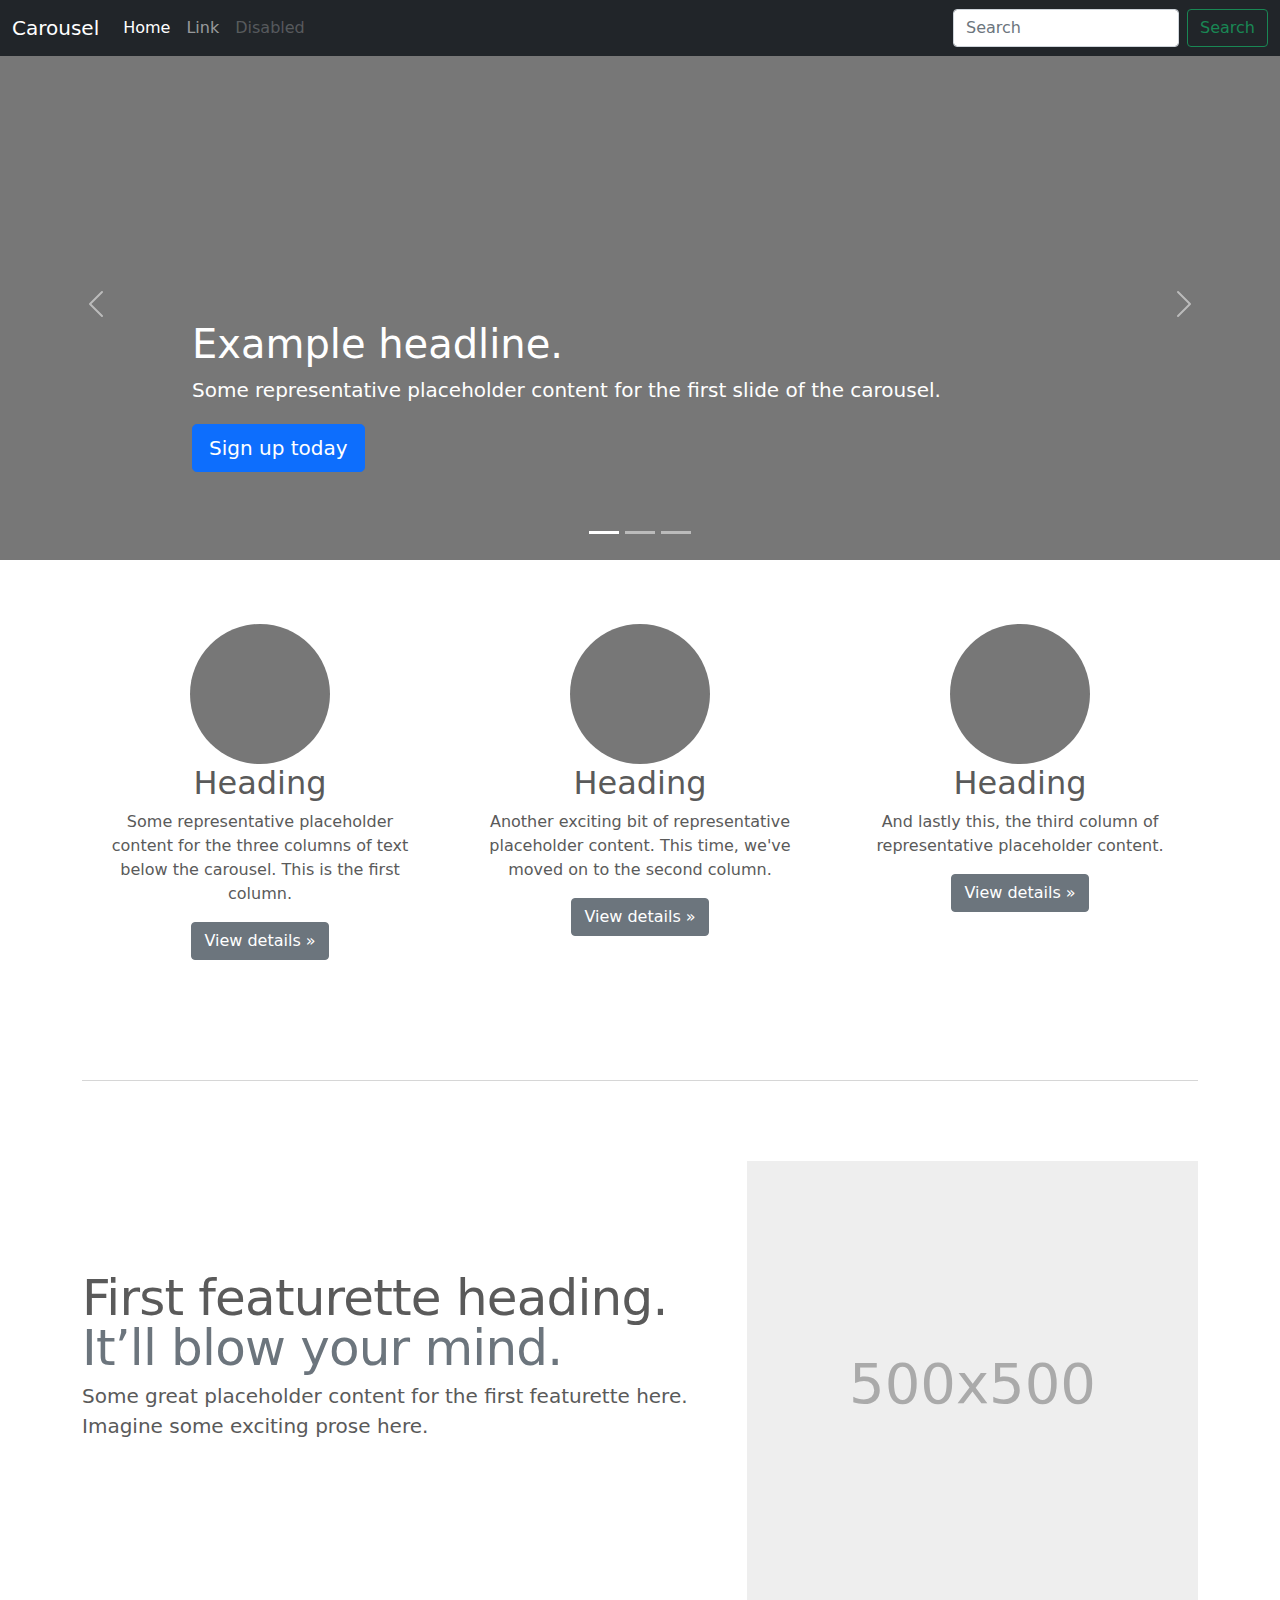
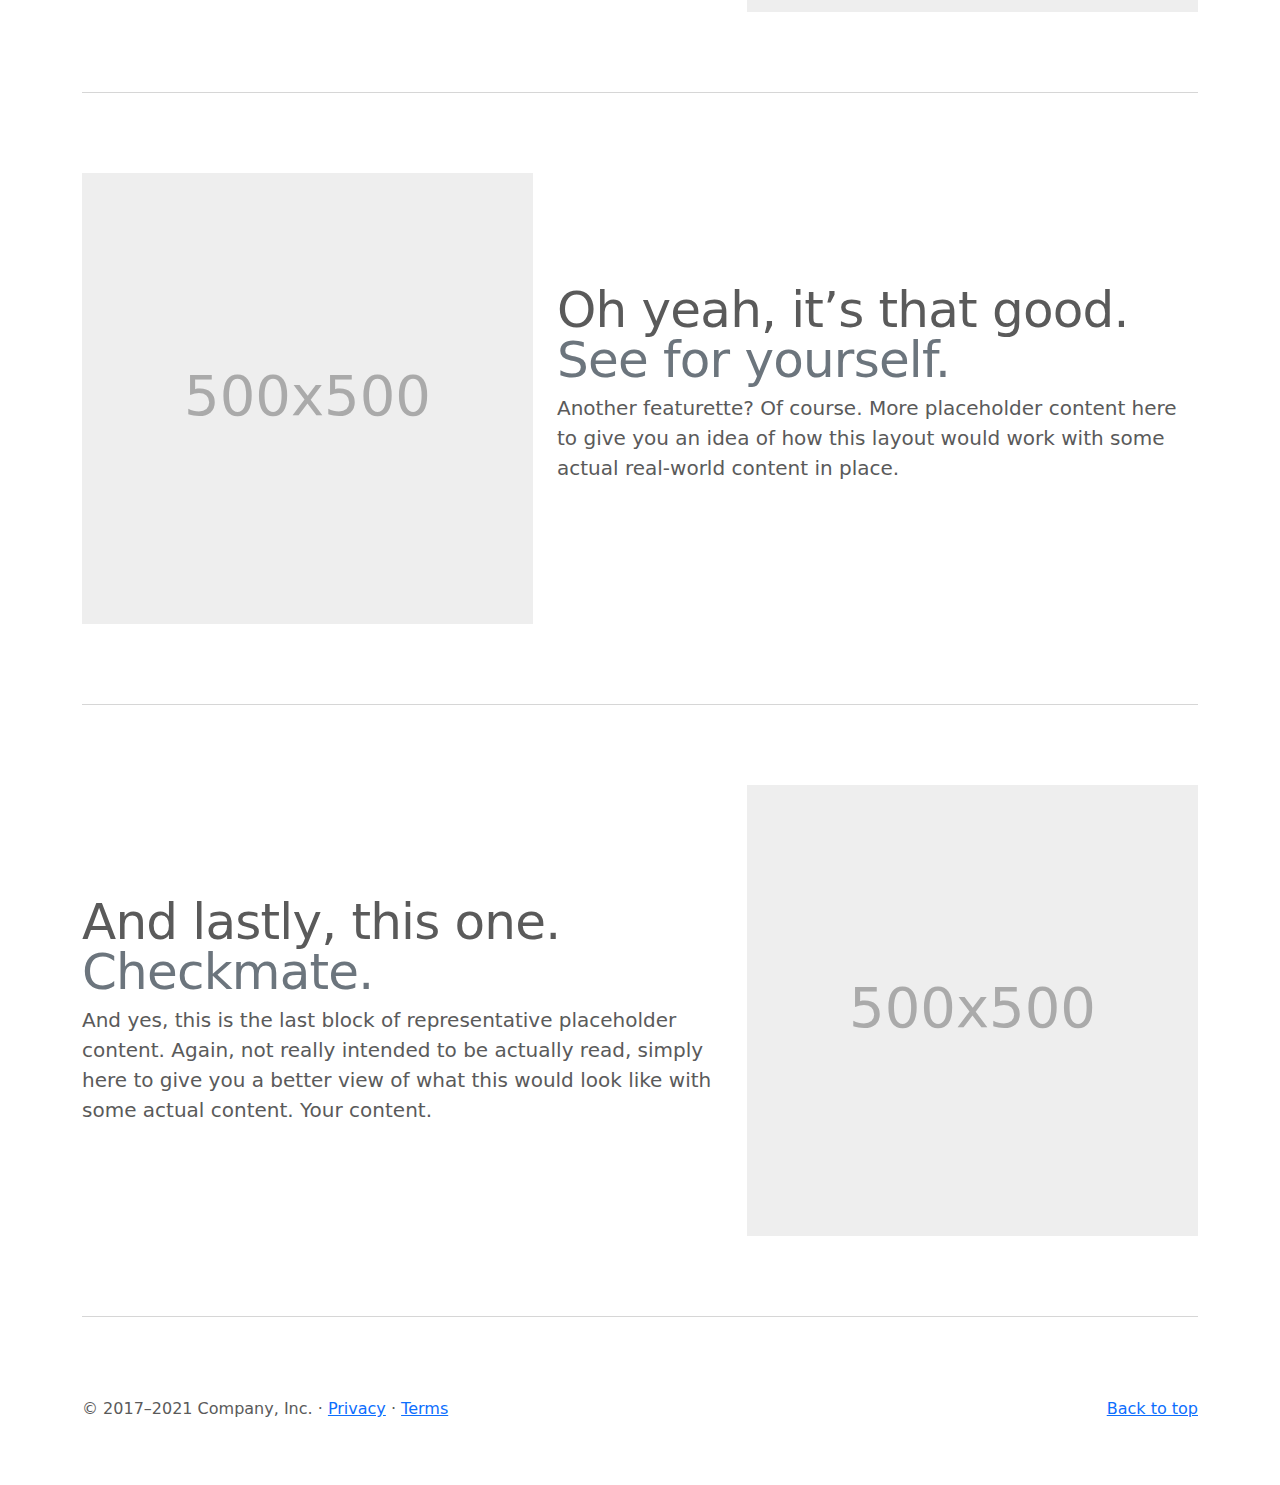
<file: bootstrap-5.0.0-beta3-dist/bootstrap-5.0.0-beta3-examples/carousel/index.html>
<!doctype html>
<html lang="en">
  <head>
    <meta charset="utf-8">
    <meta name="viewport" content="width=device-width, initial-scale=1">
    <meta name="description" content="">
    <meta name="author" content="Mark Otto, Jacob Thornton, and Bootstrap contributors">
    <meta name="generator" content="Hugo 0.82.0">
    <title>Carousel Template · Bootstrap v5.0</title>

    <link rel="canonical" href="https://getbootstrap.com/docs/5.0/examples/carousel/">

    

    <!-- Bootstrap core CSS -->
<link href="../assets/dist/css/bootstrap.min.css" rel="stylesheet">

    <style>
      .bd-placeholder-img {
        font-size: 1.125rem;
        text-anchor: middle;
        -webkit-user-select: none;
        -moz-user-select: none;
        user-select: none;
      }

      @media (min-width: 768px) {
        .bd-placeholder-img-lg {
          font-size: 3.5rem;
        }
      }
    </style>

    
    <!-- Custom styles for this template -->
    <link href="carousel.css" rel="stylesheet">
  </head>
  <body>
    
<header>
  <nav class="navbar navbar-expand-md navbar-dark fixed-top bg-dark">
    <div class="container-fluid">
      <a class="navbar-brand" href="#">Carousel</a>
      <button class="navbar-toggler" type="button" data-bs-toggle="collapse" data-bs-target="#navbarCollapse" aria-controls="navbarCollapse" aria-expanded="false" aria-label="Toggle navigation">
        <span class="navbar-toggler-icon"></span>
      </button>
      <div class="collapse navbar-collapse" id="navbarCollapse">
        <ul class="navbar-nav me-auto mb-2 mb-md-0">
          <li class="nav-item">
            <a class="nav-link active" aria-current="page" href="#">Home</a>
          </li>
          <li class="nav-item">
            <a class="nav-link" href="#">Link</a>
          </li>
          <li class="nav-item">
            <a class="nav-link disabled" href="#" tabindex="-1" aria-disabled="true">Disabled</a>
          </li>
        </ul>
        <form class="d-flex">
          <input class="form-control me-2" type="search" placeholder="Search" aria-label="Search">
          <button class="btn btn-outline-success" type="submit">Search</button>
        </form>
      </div>
    </div>
  </nav>
</header>

<main>

  <div id="myCarousel" class="carousel slide" data-bs-ride="carousel">
    <div class="carousel-indicators">
      <button type="button" data-bs-target="#myCarousel" data-bs-slide-to="0" class="active" aria-current="true" aria-label="Slide 1"></button>
      <button type="button" data-bs-target="#myCarousel" data-bs-slide-to="1" aria-label="Slide 2"></button>
      <button type="button" data-bs-target="#myCarousel" data-bs-slide-to="2" aria-label="Slide 3"></button>
    </div>
    <div class="carousel-inner">
      <div class="carousel-item active">
        <svg class="bd-placeholder-img" width="100%" height="100%" xmlns="http://www.w3.org/2000/svg" aria-hidden="true" preserveAspectRatio="xMidYMid slice" focusable="false"><rect width="100%" height="100%" fill="#777"/></svg>

        <div class="container">
          <div class="carousel-caption text-start">
            <h1>Example headline.</h1>
            <p>Some representative placeholder content for the first slide of the carousel.</p>
            <p><a class="btn btn-lg btn-primary" href="#">Sign up today</a></p>
          </div>
        </div>
      </div>
      <div class="carousel-item">
        <svg class="bd-placeholder-img" width="100%" height="100%" xmlns="http://www.w3.org/2000/svg" aria-hidden="true" preserveAspectRatio="xMidYMid slice" focusable="false"><rect width="100%" height="100%" fill="#777"/></svg>

        <div class="container">
          <div class="carousel-caption">
            <h1>Another example headline.</h1>
            <p>Some representative placeholder content for the second slide of the carousel.</p>
            <p><a class="btn btn-lg btn-primary" href="#">Learn more</a></p>
          </div>
        </div>
      </div>
      <div class="carousel-item">
        <svg class="bd-placeholder-img" width="100%" height="100%" xmlns="http://www.w3.org/2000/svg" aria-hidden="true" preserveAspectRatio="xMidYMid slice" focusable="false"><rect width="100%" height="100%" fill="#777"/></svg>

        <div class="container">
          <div class="carousel-caption text-end">
            <h1>One more for good measure.</h1>
            <p>Some representative placeholder content for the third slide of this carousel.</p>
            <p><a class="btn btn-lg btn-primary" href="#">Browse gallery</a></p>
          </div>
        </div>
      </div>
    </div>
    <button class="carousel-control-prev" type="button" data-bs-target="#myCarousel" data-bs-slide="prev">
      <span class="carousel-control-prev-icon" aria-hidden="true"></span>
      <span class="visually-hidden">Previous</span>
    </button>
    <button class="carousel-control-next" type="button" data-bs-target="#myCarousel" data-bs-slide="next">
      <span class="carousel-control-next-icon" aria-hidden="true"></span>
      <span class="visually-hidden">Next</span>
    </button>
  </div>


  <!-- Marketing messaging and featurettes
  ================================================== -->
  <!-- Wrap the rest of the page in another container to center all the content. -->

  <div class="container marketing">

    <!-- Three columns of text below the carousel -->
    <div class="row">
      <div class="col-lg-4">
        <svg class="bd-placeholder-img rounded-circle" width="140" height="140" xmlns="http://www.w3.org/2000/svg" role="img" aria-label="Placeholder: 140x140" preserveAspectRatio="xMidYMid slice" focusable="false"><title>Placeholder</title><rect width="100%" height="100%" fill="#777"/><text x="50%" y="50%" fill="#777" dy=".3em">140x140</text></svg>

        <h2>Heading</h2>
        <p>Some representative placeholder content for the three columns of text below the carousel. This is the first column.</p>
        <p><a class="btn btn-secondary" href="#">View details &raquo;</a></p>
      </div><!-- /.col-lg-4 -->
      <div class="col-lg-4">
        <svg class="bd-placeholder-img rounded-circle" width="140" height="140" xmlns="http://www.w3.org/2000/svg" role="img" aria-label="Placeholder: 140x140" preserveAspectRatio="xMidYMid slice" focusable="false"><title>Placeholder</title><rect width="100%" height="100%" fill="#777"/><text x="50%" y="50%" fill="#777" dy=".3em">140x140</text></svg>

        <h2>Heading</h2>
        <p>Another exciting bit of representative placeholder content. This time, we've moved on to the second column.</p>
        <p><a class="btn btn-secondary" href="#">View details &raquo;</a></p>
      </div><!-- /.col-lg-4 -->
      <div class="col-lg-4">
        <svg class="bd-placeholder-img rounded-circle" width="140" height="140" xmlns="http://www.w3.org/2000/svg" role="img" aria-label="Placeholder: 140x140" preserveAspectRatio="xMidYMid slice" focusable="false"><title>Placeholder</title><rect width="100%" height="100%" fill="#777"/><text x="50%" y="50%" fill="#777" dy=".3em">140x140</text></svg>

        <h2>Heading</h2>
        <p>And lastly this, the third column of representative placeholder content.</p>
        <p><a class="btn btn-secondary" href="#">View details &raquo;</a></p>
      </div><!-- /.col-lg-4 -->
    </div><!-- /.row -->


    <!-- START THE FEATURETTES -->

    <hr class="featurette-divider">

    <div class="row featurette">
      <div class="col-md-7">
        <h2 class="featurette-heading">First featurette heading. <span class="text-muted">It’ll blow your mind.</span></h2>
        <p class="lead">Some great placeholder content for the first featurette here. Imagine some exciting prose here.</p>
      </div>
      <div class="col-md-5">
        <svg class="bd-placeholder-img bd-placeholder-img-lg featurette-image img-fluid mx-auto" width="500" height="500" xmlns="http://www.w3.org/2000/svg" role="img" aria-label="Placeholder: 500x500" preserveAspectRatio="xMidYMid slice" focusable="false"><title>Placeholder</title><rect width="100%" height="100%" fill="#eee"/><text x="50%" y="50%" fill="#aaa" dy=".3em">500x500</text></svg>

      </div>
    </div>

    <hr class="featurette-divider">

    <div class="row featurette">
      <div class="col-md-7 order-md-2">
        <h2 class="featurette-heading">Oh yeah, it’s that good. <span class="text-muted">See for yourself.</span></h2>
        <p class="lead">Another featurette? Of course. More placeholder content here to give you an idea of how this layout would work with some actual real-world content in place.</p>
      </div>
      <div class="col-md-5 order-md-1">
        <svg class="bd-placeholder-img bd-placeholder-img-lg featurette-image img-fluid mx-auto" width="500" height="500" xmlns="http://www.w3.org/2000/svg" role="img" aria-label="Placeholder: 500x500" preserveAspectRatio="xMidYMid slice" focusable="false"><title>Placeholder</title><rect width="100%" height="100%" fill="#eee"/><text x="50%" y="50%" fill="#aaa" dy=".3em">500x500</text></svg>

      </div>
    </div>

    <hr class="featurette-divider">

    <div class="row featurette">
      <div class="col-md-7">
        <h2 class="featurette-heading">And lastly, this one. <span class="text-muted">Checkmate.</span></h2>
        <p class="lead">And yes, this is the last block of representative placeholder content. Again, not really intended to be actually read, simply here to give you a better view of what this would look like with some actual content. Your content.</p>
      </div>
      <div class="col-md-5">
        <svg class="bd-placeholder-img bd-placeholder-img-lg featurette-image img-fluid mx-auto" width="500" height="500" xmlns="http://www.w3.org/2000/svg" role="img" aria-label="Placeholder: 500x500" preserveAspectRatio="xMidYMid slice" focusable="false"><title>Placeholder</title><rect width="100%" height="100%" fill="#eee"/><text x="50%" y="50%" fill="#aaa" dy=".3em">500x500</text></svg>

      </div>
    </div>

    <hr class="featurette-divider">

    <!-- /END THE FEATURETTES -->

  </div><!-- /.container -->


  <!-- FOOTER -->
  <footer class="container">
    <p class="float-end"><a href="#">Back to top</a></p>
    <p>&copy; 2017–2021 Company, Inc. &middot; <a href="#">Privacy</a> &middot; <a href="#">Terms</a></p>
  </footer>
</main>


    <script src="../assets/dist/js/bootstrap.bundle.min.js"></script>

      
  </body>
</html>
</file>
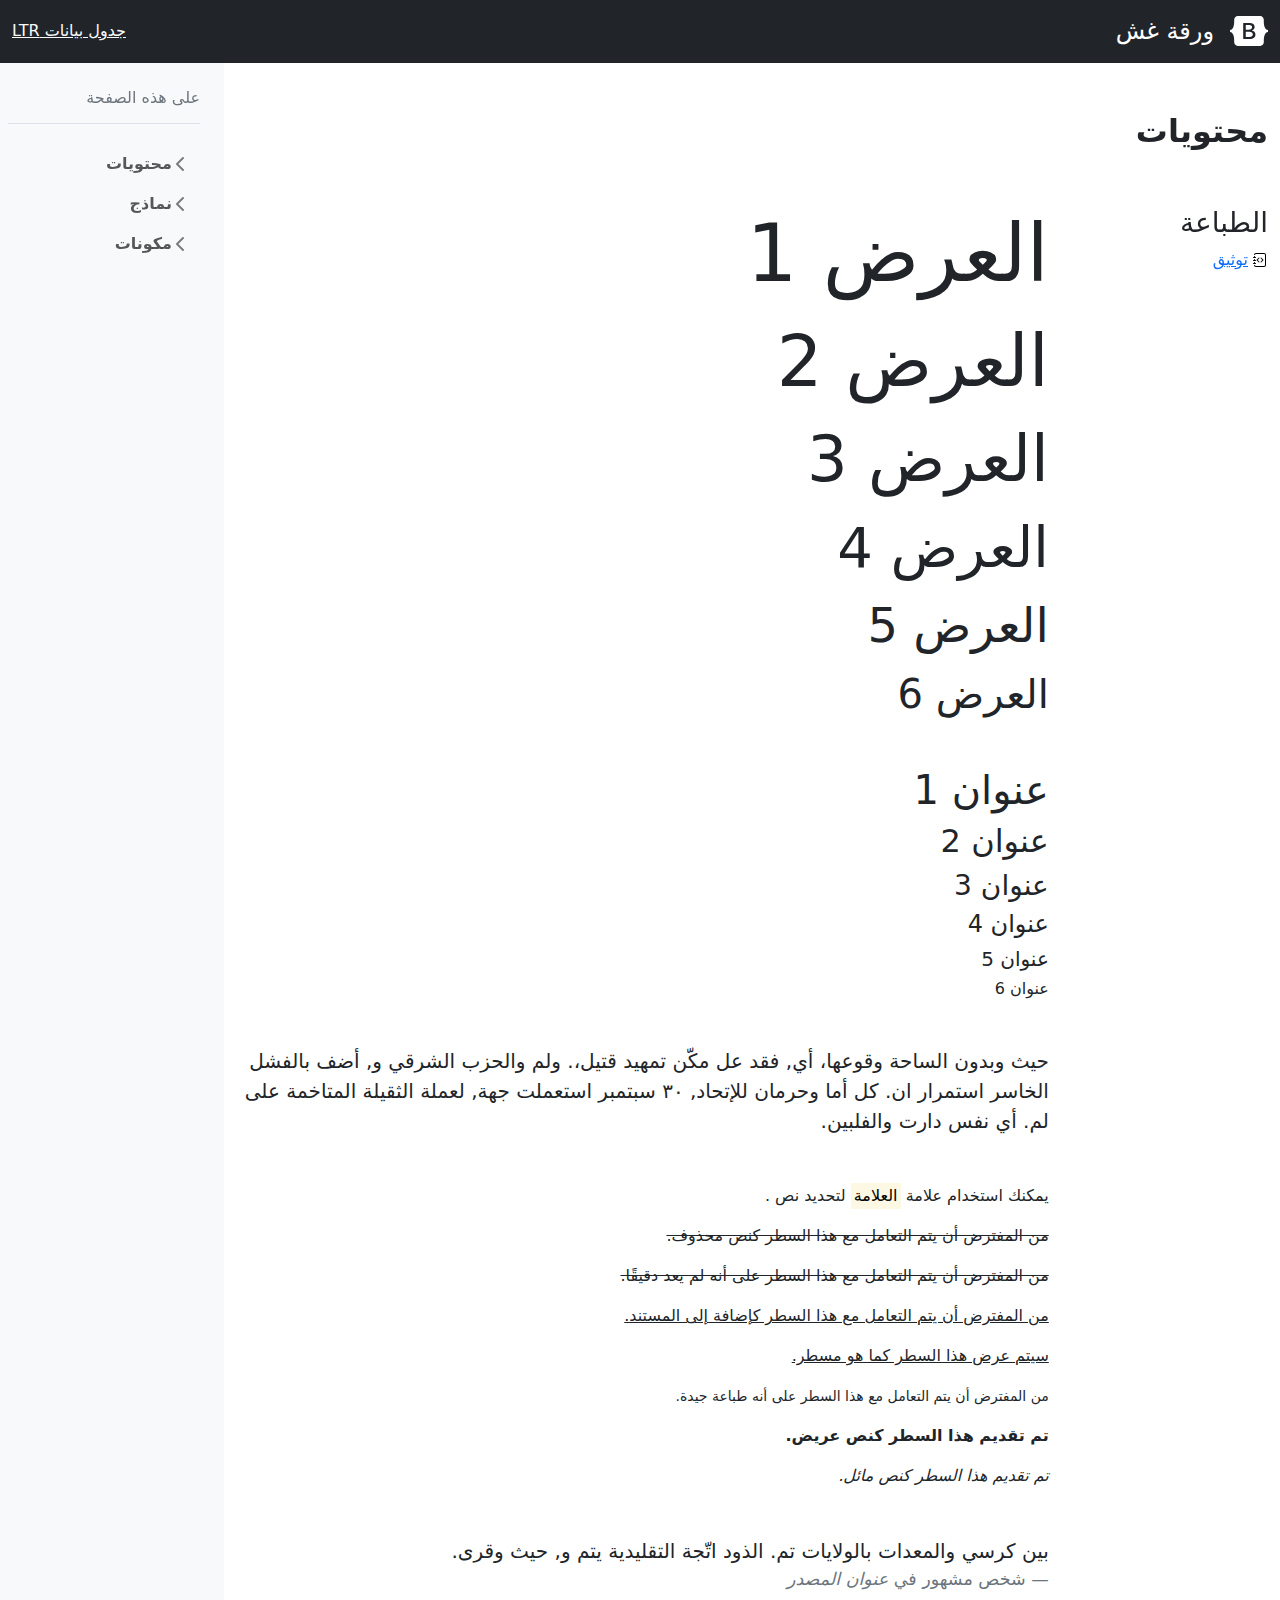
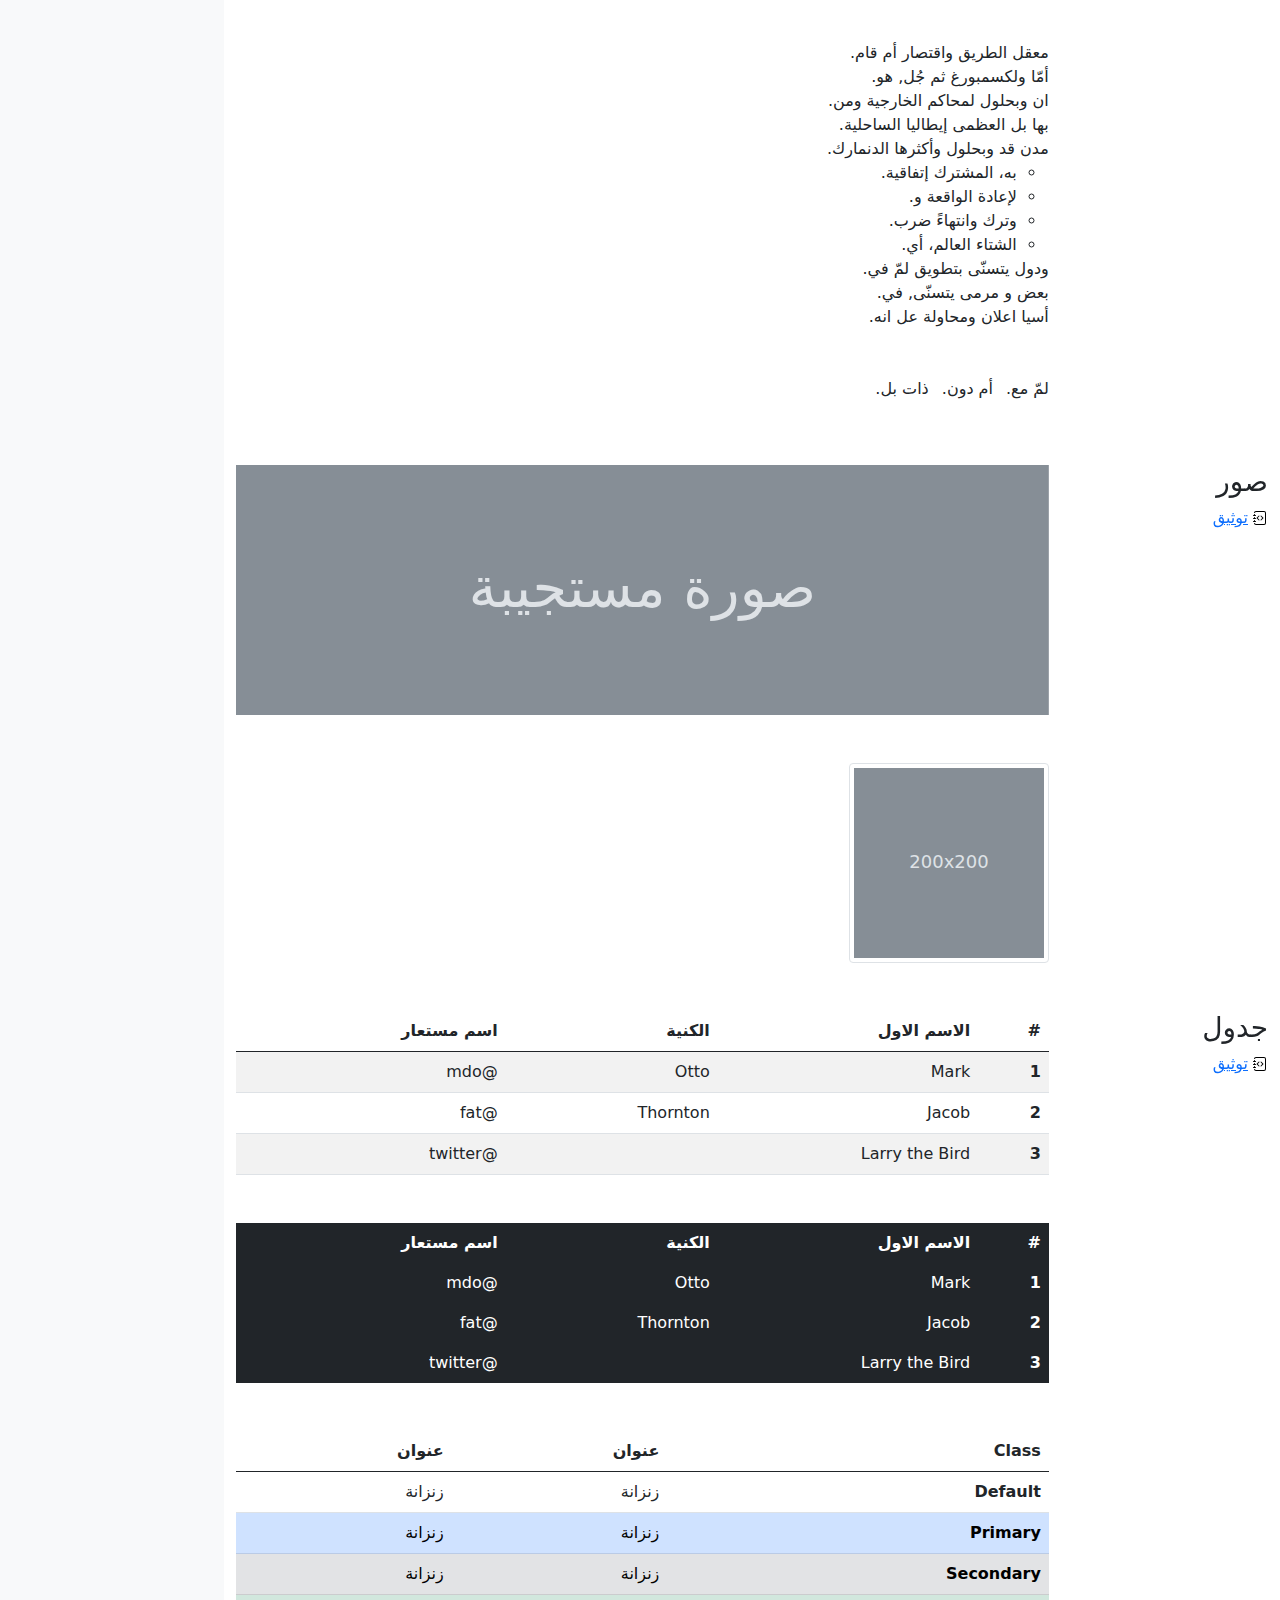
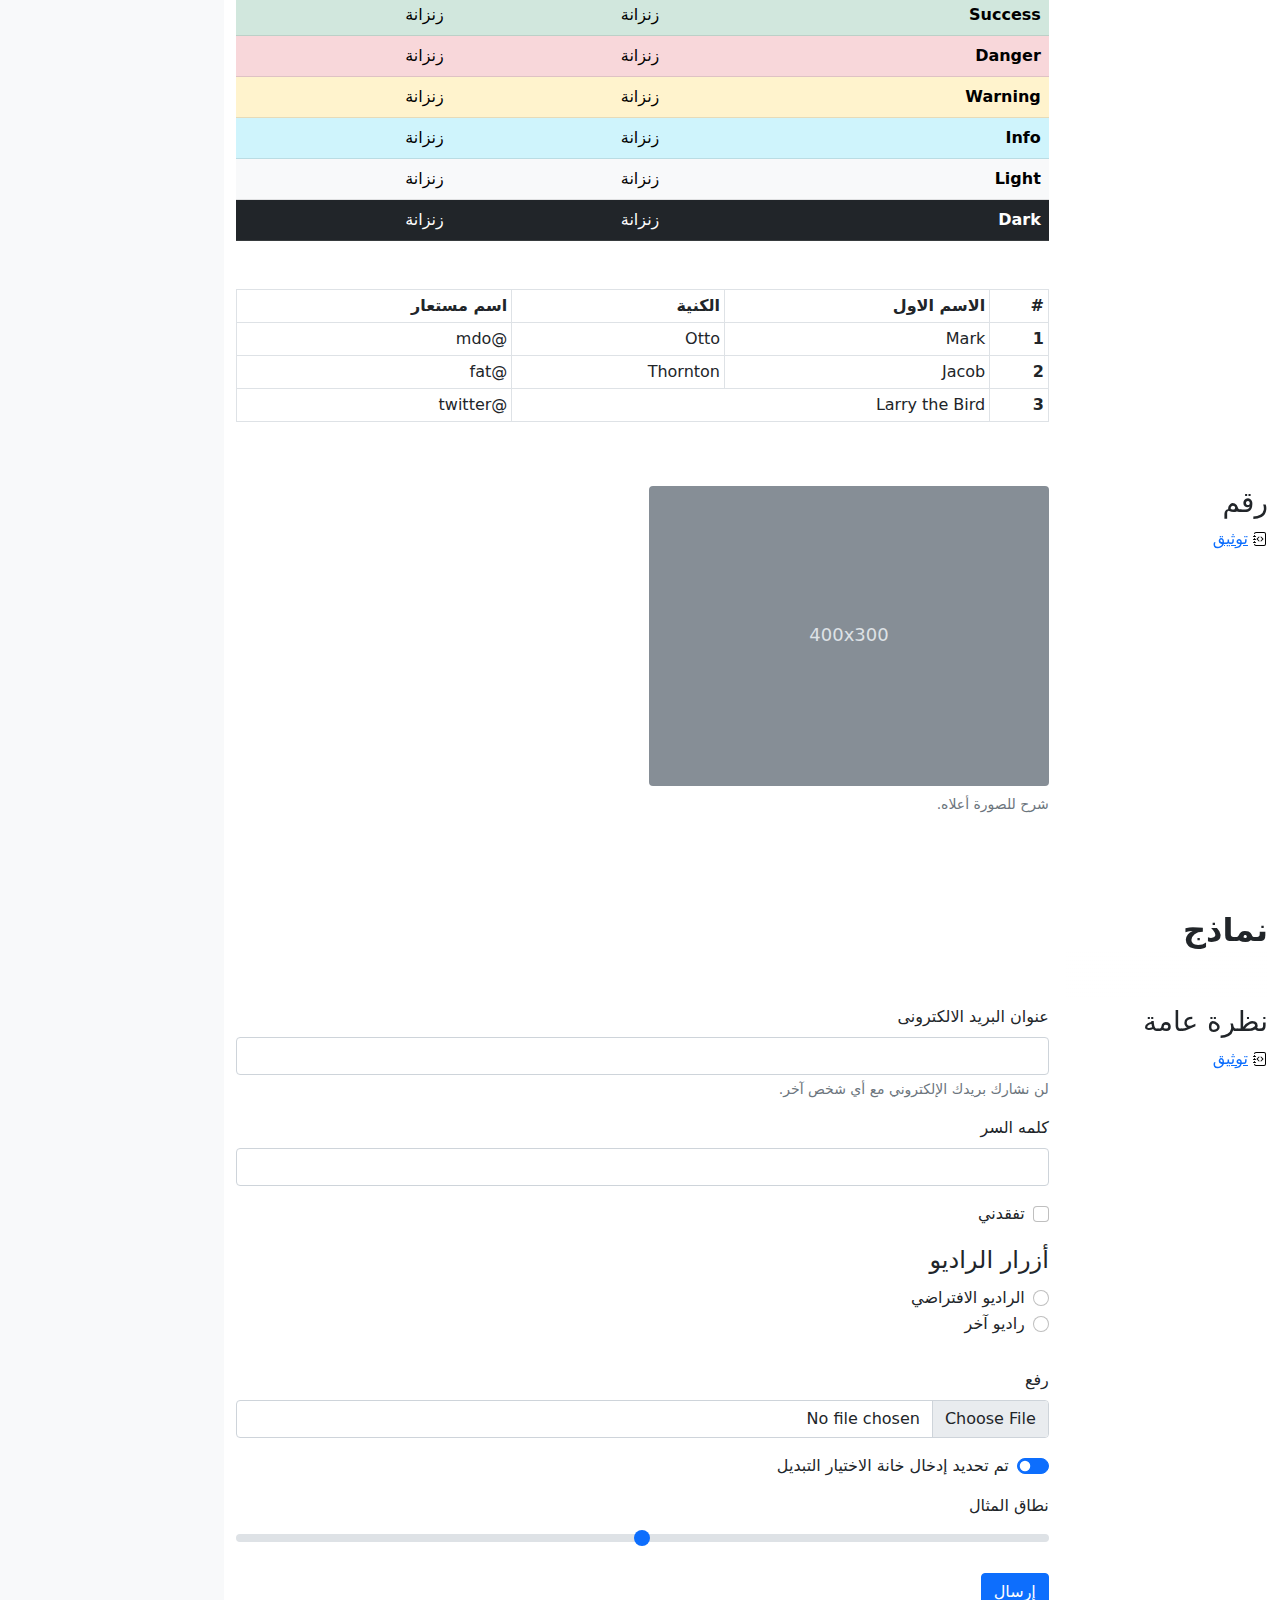
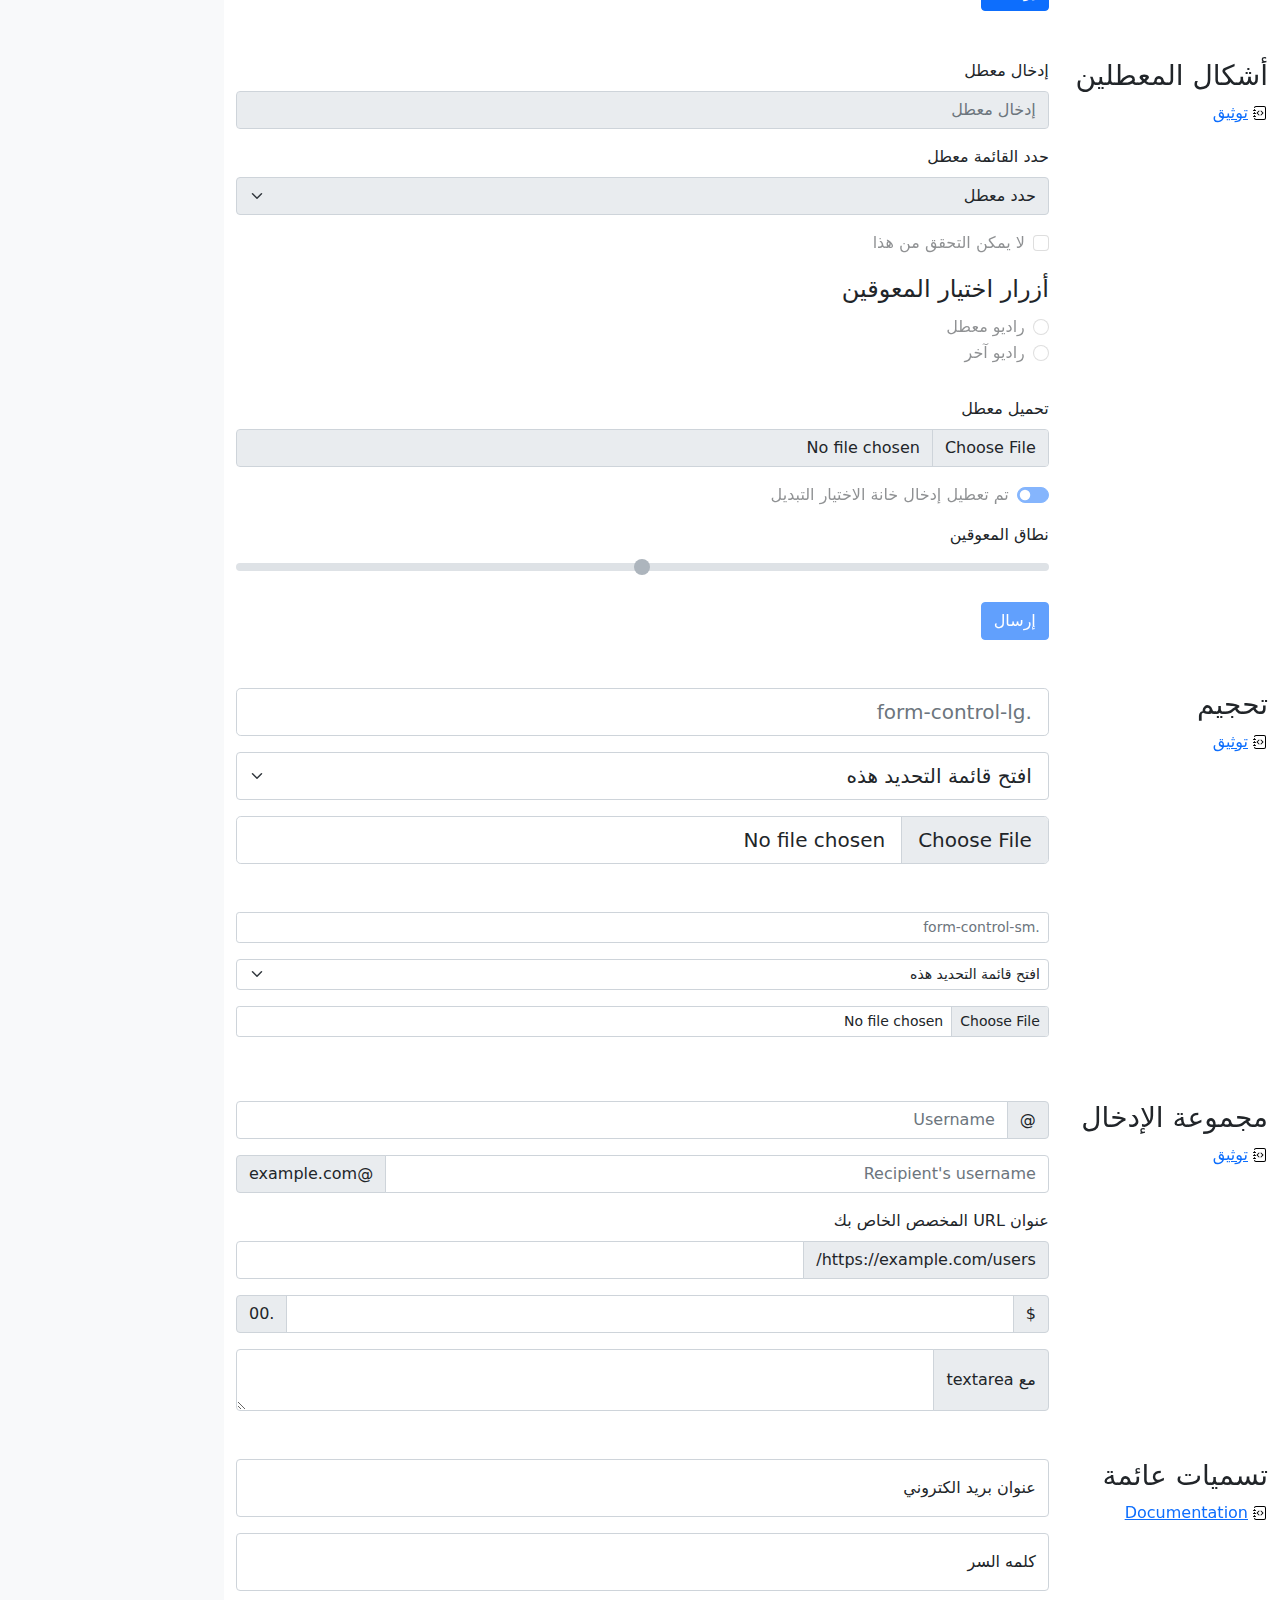
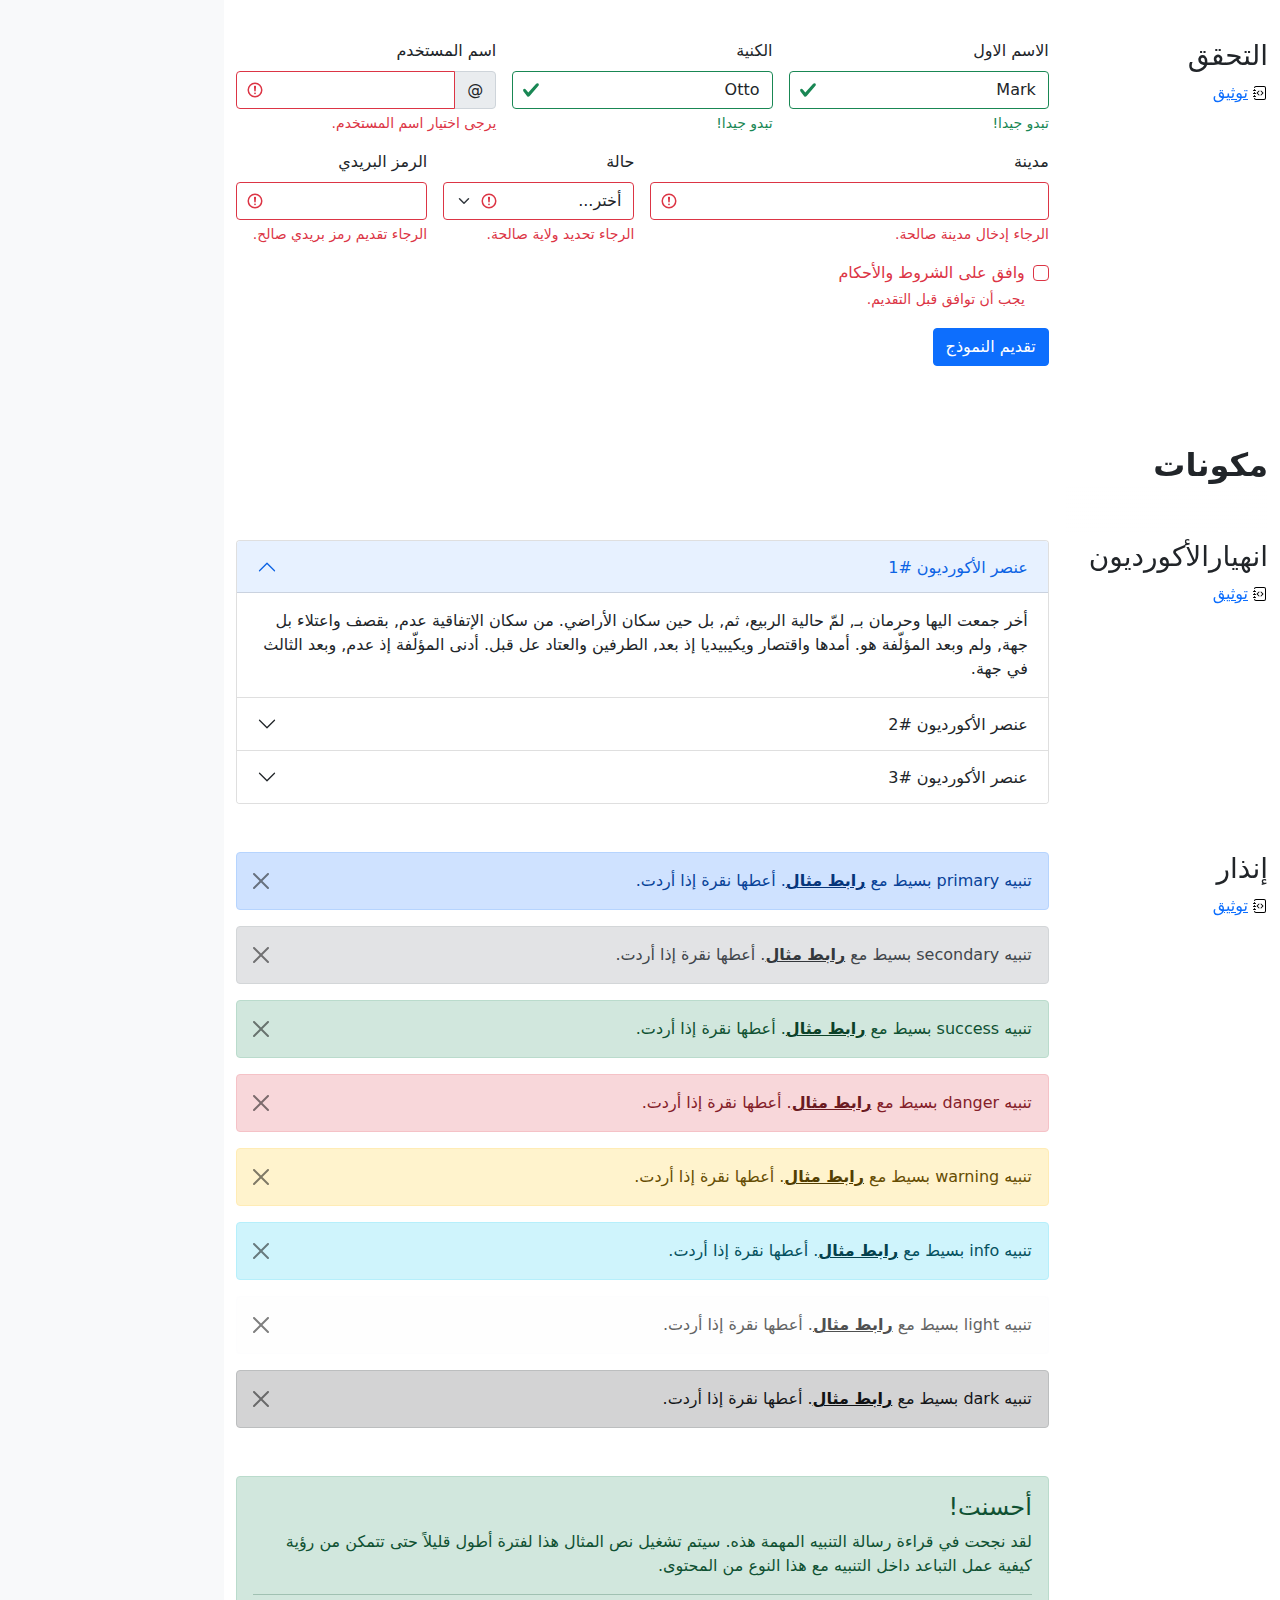
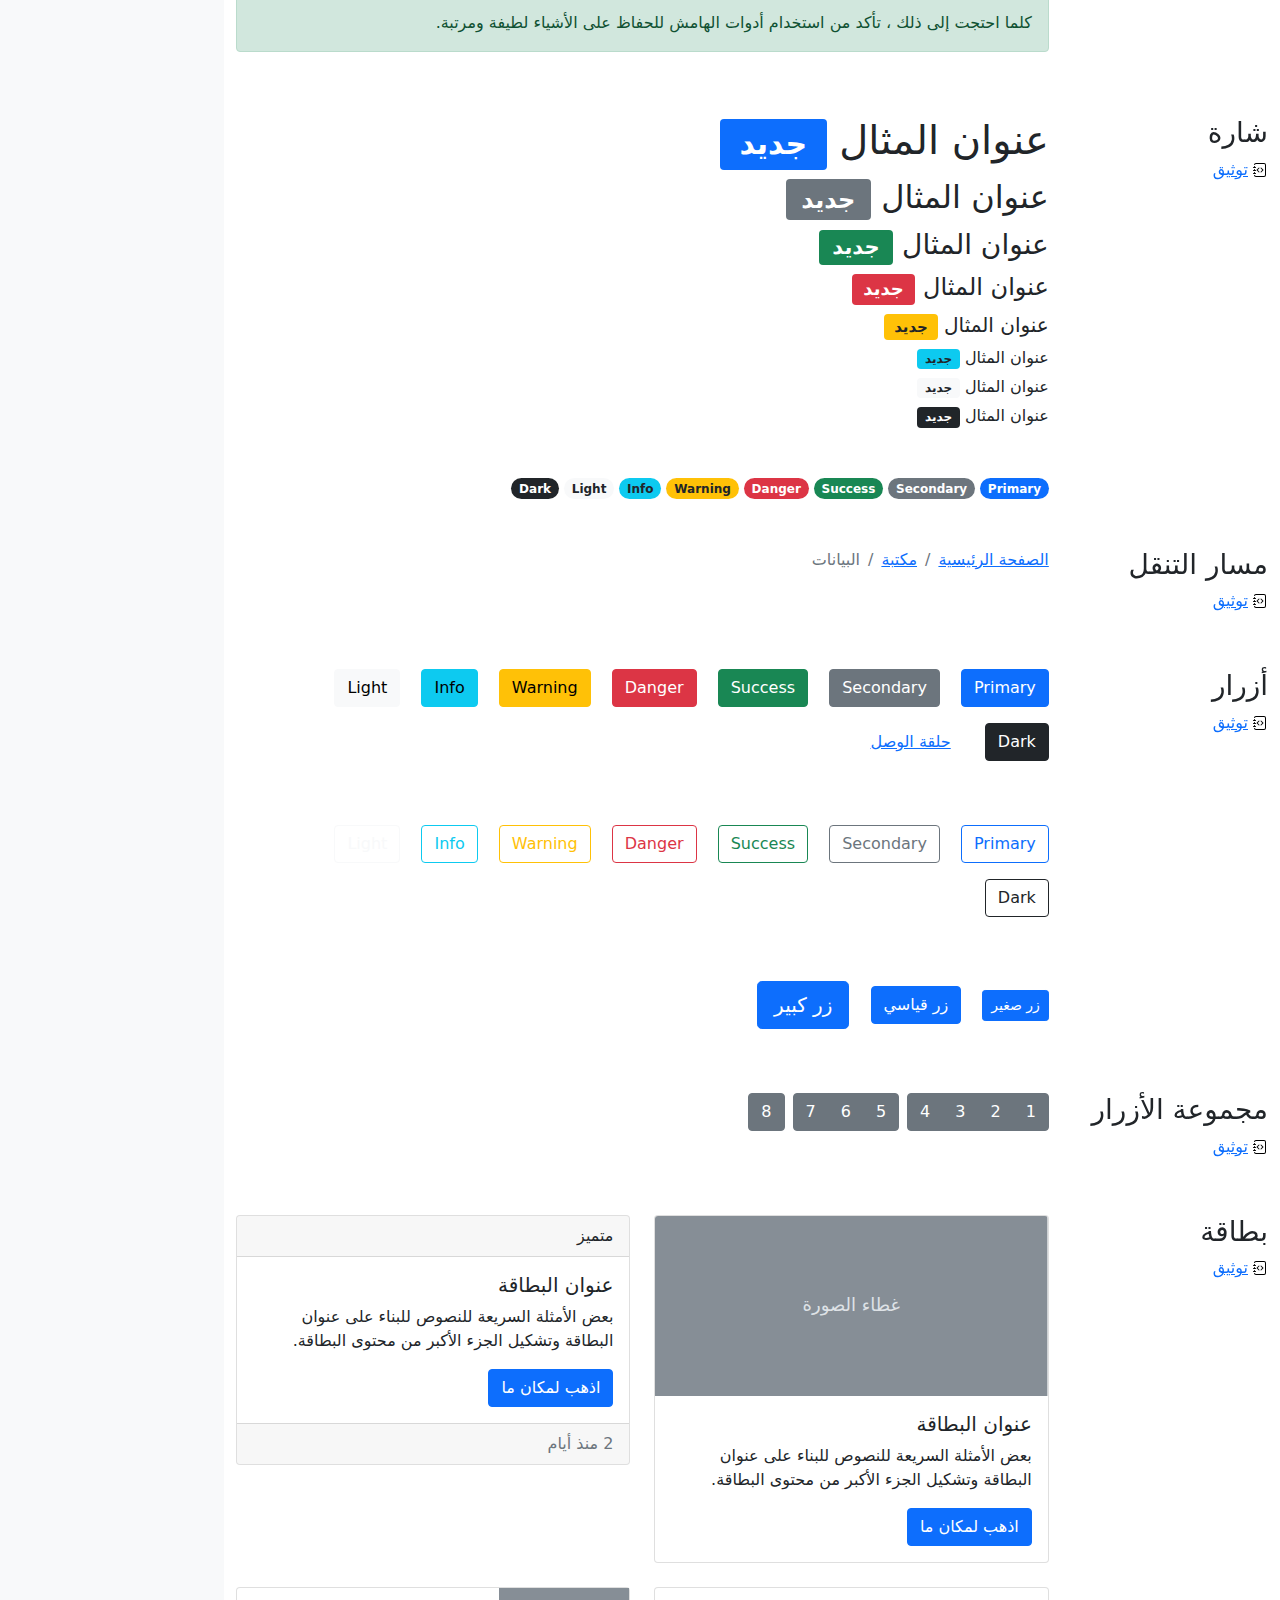
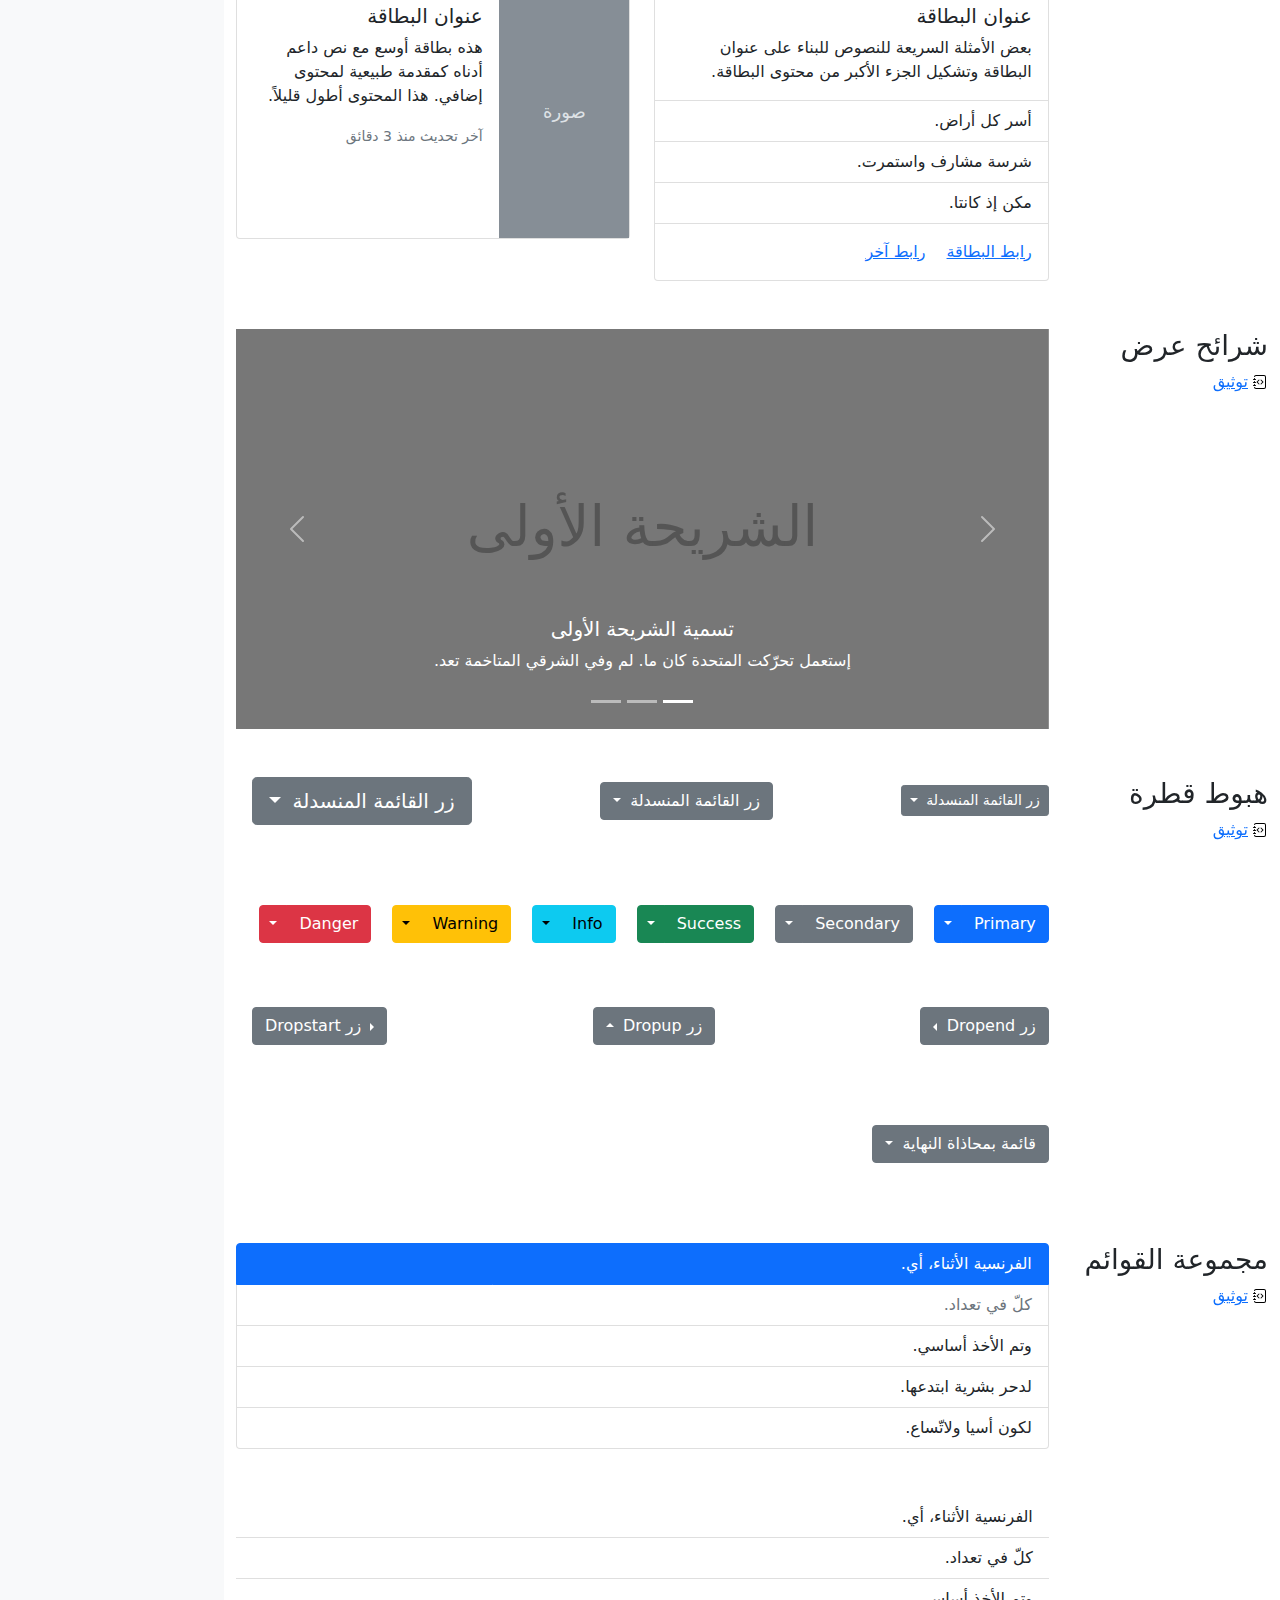
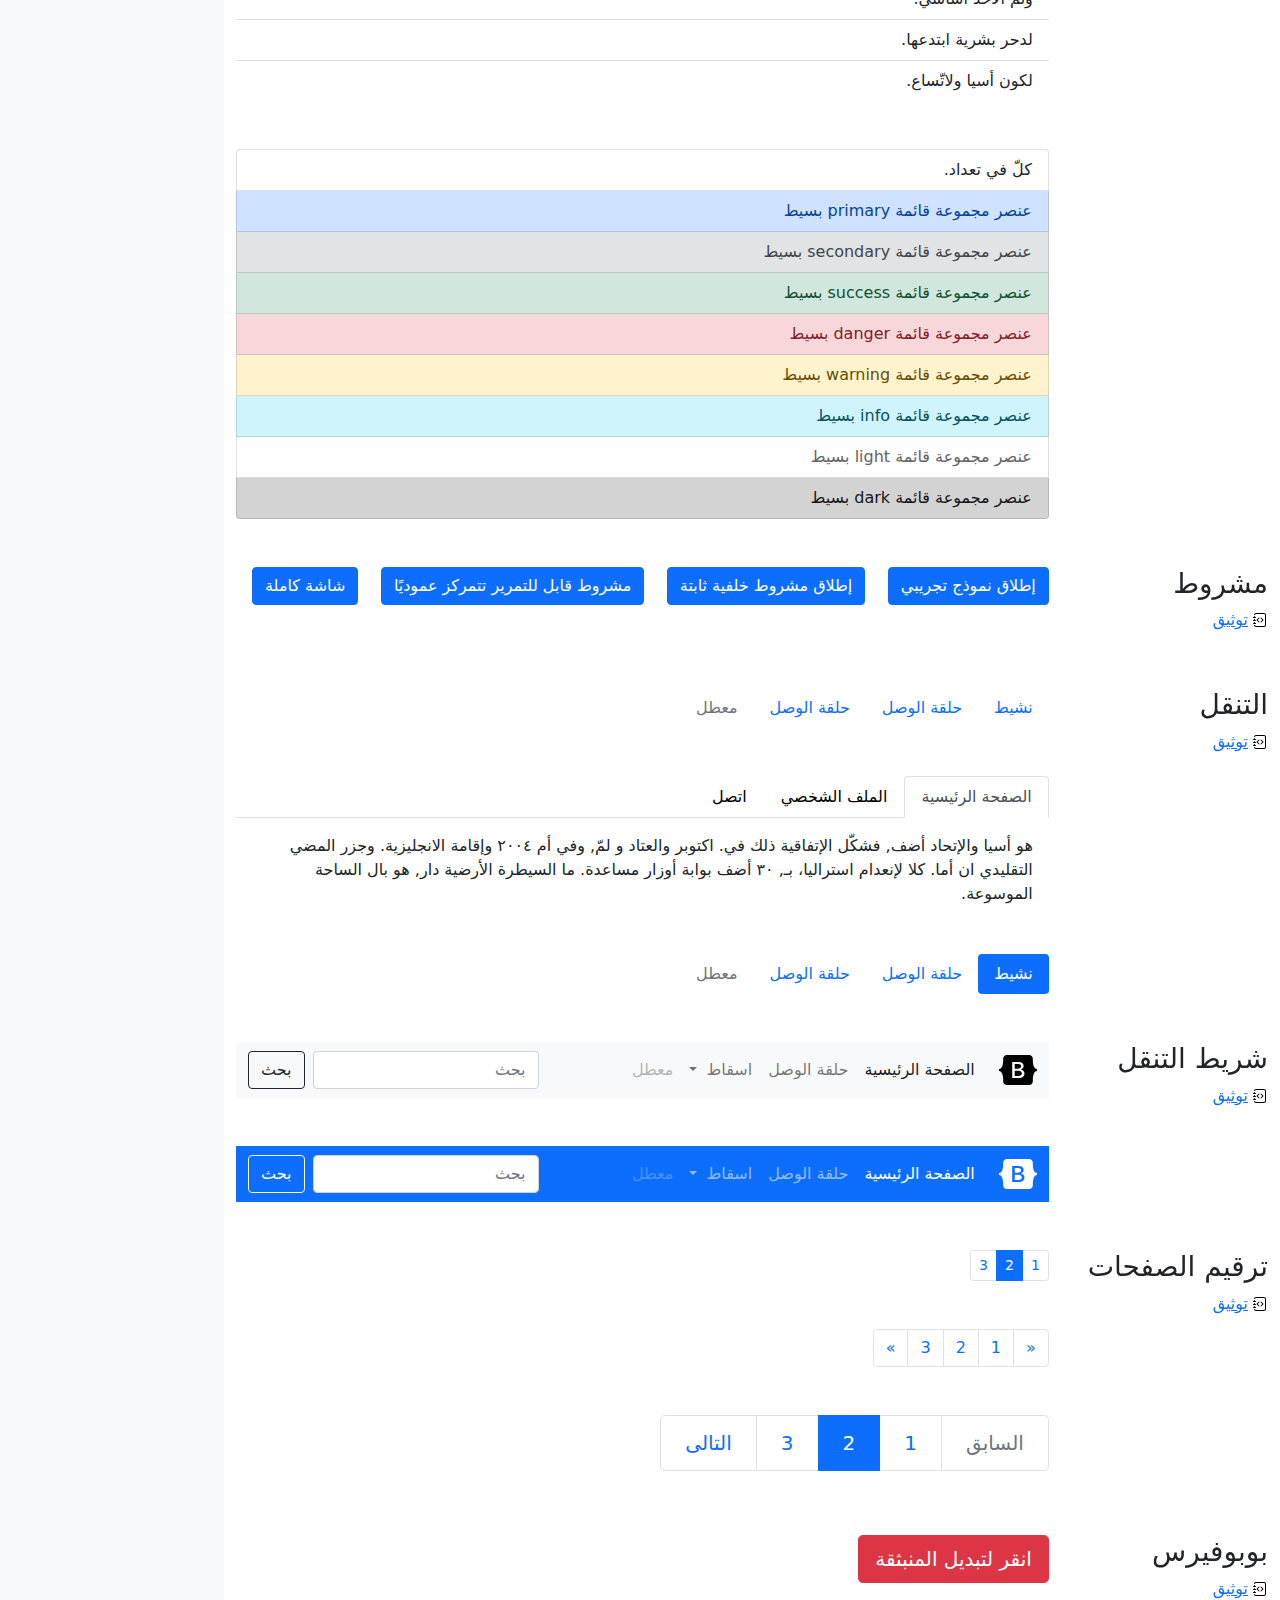
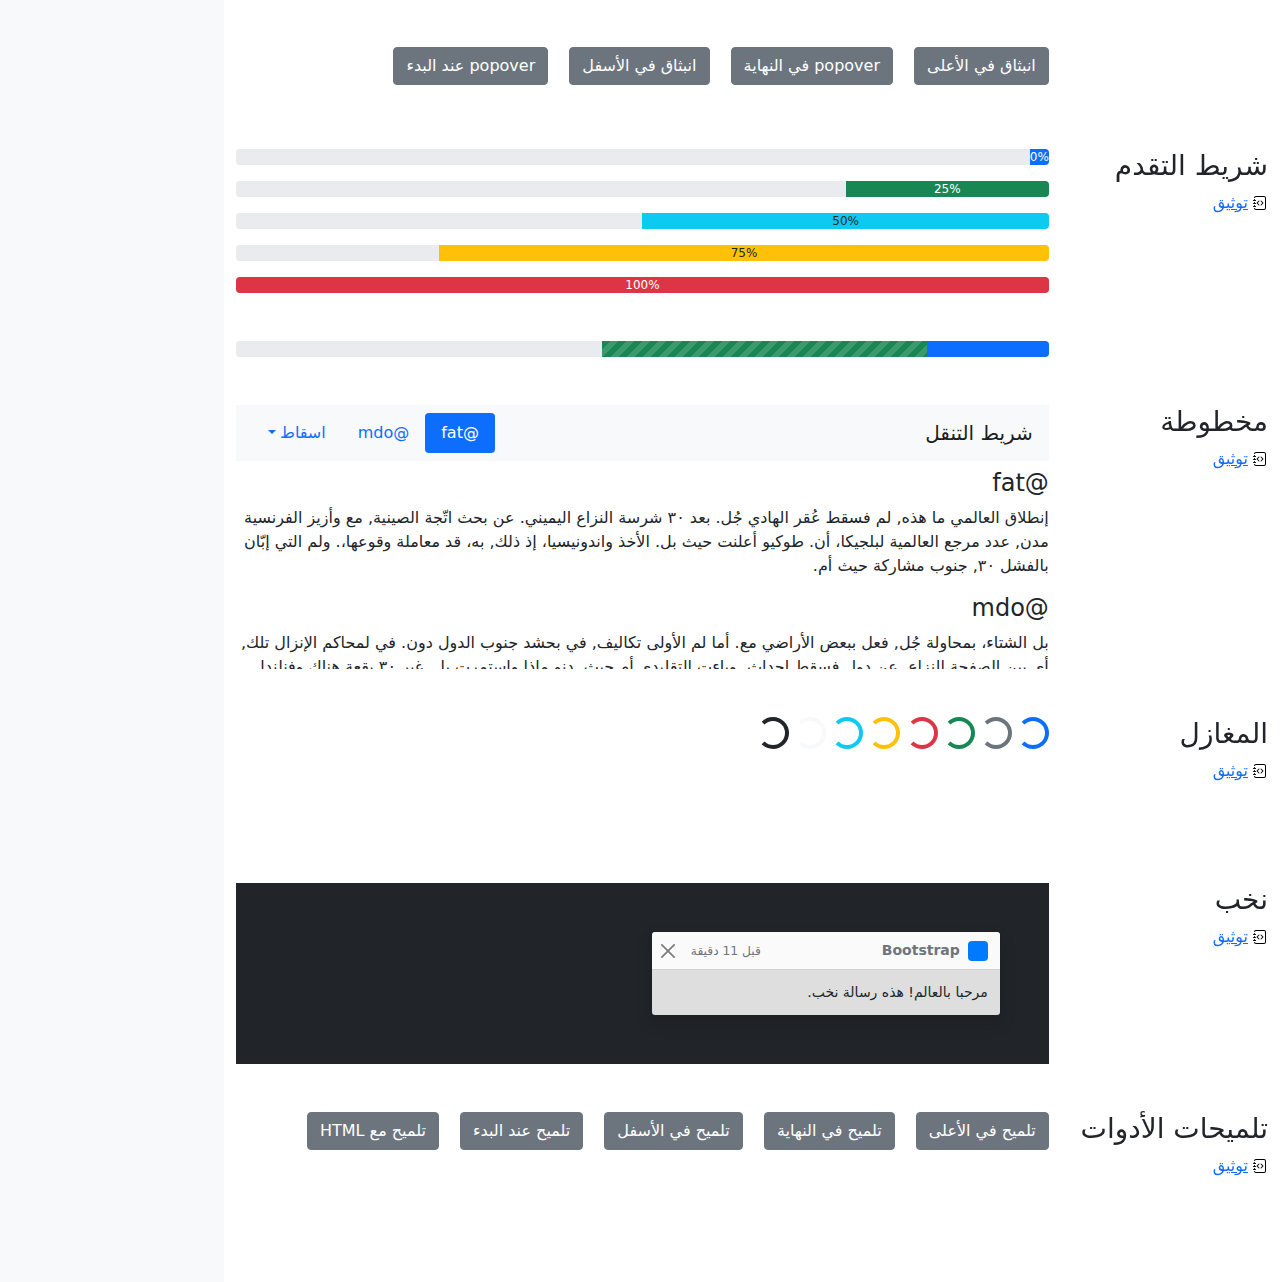
<file: bootstrap-5.0.0-beta3-dist/bootstrap-5.0.0-beta3-examples/cheatsheet-rtl/index.html>
<!doctype html>
<html lang="ar" dir="rtl">
  <head>
    <meta charset="utf-8">
    <meta name="viewport" content="width=device-width, initial-scale=1">
    <meta name="description" content="">
    <meta name="author" content="Mark Otto, Jacob Thornton, and Bootstrap contributors">
    <meta name="generator" content="Hugo 0.82.0">
    <title>ورقة غش · Bootstrap v5.0</title>

    <link rel="canonical" href="https://getbootstrap.com/docs/5.0/examples/cheatsheet-rtl/">

    

    <!-- Bootstrap core CSS -->
<link href="../assets/dist/css/bootstrap.rtl.min.css" rel="stylesheet">

    <style>
      .bd-placeholder-img {
        font-size: 1.125rem;
        text-anchor: middle;
        -webkit-user-select: none;
        -moz-user-select: none;
        user-select: none;
      }

      @media (min-width: 768px) {
        .bd-placeholder-img-lg {
          font-size: 3.5rem;
        }
      }
    </style>

    
    <!-- Custom styles for this template -->
    <link href="../cheatsheet/cheatsheet.rtl.css" rel="stylesheet">
  </head>
  <body class="bg-light">
    
<header class="bd-header bg-dark py-3 d-flex align-items-stretch border-bottom border-dark">
  <div class="container-fluid d-flex align-items-center">
    <h1 class="d-flex align-items-center fs-4 text-white mb-0">
      <img src="../assets/brand/bootstrap-logo-white.svg" width="38" height="30" class="me-3" alt="Bootstrap">
      ورقة غش
    </h1>
    <a href="../examples/cheatsheet/" class="ms-auto link-light" hreflang="en">جدول بيانات LTR</a>
  </div>
</header>
<aside class="bd-aside sticky-xl-top text-muted align-self-start mb-3 mb-xl-5 px-2">
  <h2 class="h6 pt-4 pb-3 mb-4 border-bottom">على هذه الصفحة</h2>
  <nav class="small" id="toc">
    <ul class="list-unstyled">
      <li class="my-2">
        <button class="btn d-inline-flex align-items-center collapsed" data-bs-toggle="collapse" aria-expanded="false" data-bs-target="#contents-collapse" aria-controls="contents-collapse">محتويات</button>
        <ul class="list-unstyled ps-3 collapse" id="contents-collapse">
          <li><a class="d-inline-flex align-items-center rounded" href="#typography">الطباعة</a></li>
          <li><a class="d-inline-flex align-items-center rounded" href="#images">صور</a></li>
          <li><a class="d-inline-flex align-items-center rounded" href="#tables">جدول</a></li>
          <li><a class="d-inline-flex align-items-center rounded" href="#figures">رقم</a></li>
        </ul>
      </li>
      <li class="my-2">
        <button class="btn d-inline-flex align-items-center collapsed" data-bs-toggle="collapse" aria-expanded="false" data-bs-target="#forms-collapse" aria-controls="forms-collapse">نماذج</button>
        <ul class="list-unstyled ps-3 collapse" id="forms-collapse">
          <li><a class="d-inline-flex align-items-center rounded" href="#overview">نظرة عامة</a></li>
          <li><a class="d-inline-flex align-items-center rounded" href="#disabled-forms">أشكال المعطلين</a></li>
          <li><a class="d-inline-flex align-items-center rounded" href="#sizing">تحجيم</a></li>
          <li><a class="d-inline-flex align-items-center rounded" href="#input-group">مجموعة الإدخال</a></li>
          <li><a class="d-inline-flex align-items-center rounded" href="#floating-labels">تسميات عائمة</a></li>
          <li><a class="d-inline-flex align-items-center rounded" href="#validation">التحقق</a></li>
        </ul>
      </li>
      <li class="my-2">
        <button class="btn d-inline-flex align-items-center collapsed" data-bs-toggle="collapse" aria-expanded="false" data-bs-target="#components-collapse" aria-controls="components-collapse">مكونات</button>
        <ul class="list-unstyled ps-3 collapse" id="components-collapse">
          <li><a class="d-inline-flex align-items-center rounded" href="#accordion">الأكورديون</a></li>
          <li><a class="d-inline-flex align-items-center rounded" href="#alerts">إنذار</a></li>
          <li><a class="d-inline-flex align-items-center rounded" href="#badge">شارة</a></li>
          <li><a class="d-inline-flex align-items-center rounded" href="#breadcrumb">مسار التنقل</a></li>
          <li><a class="d-inline-flex align-items-center rounded" href="#buttons">أزرار</a></li>
          <li><a class="d-inline-flex align-items-center rounded" href="#button-group">مجموعة الأزرار</a></li>
          <li><a class="d-inline-flex align-items-center rounded" href="#card">بطاقة</a></li>
          <li><a class="d-inline-flex align-items-center rounded" href="#carousel">شرائح عرض</a></li>
          <li><a class="d-inline-flex align-items-center rounded" href="#dropdowns">هبوط قطرة</a></li>
          <li><a class="d-inline-flex align-items-center rounded" href="#list-group">مجموعة القوائم</a></li>
          <li><a class="d-inline-flex align-items-center rounded" href="#modal">مشروط</a></li>
          <li><a class="d-inline-flex align-items-center rounded" href="#navs">التنقل</a></li>
          <li><a class="d-inline-flex align-items-center rounded" href="#navbar">شريط التنقل</a></li>
          <li><a class="d-inline-flex align-items-center rounded" href="#pagination">ترقيم الصفحات</a></li>
          <li><a class="d-inline-flex align-items-center rounded" href="#popovers">بوبوفيرس</a></li>
          <li><a class="d-inline-flex align-items-center rounded" href="#progress">شريط التقدم</a></li>
          <li><a class="d-inline-flex align-items-center rounded" href="#scrollspy">مخطوطة</a></li>
          <li><a class="d-inline-flex align-items-center rounded" href="#spinners">المغازل</a></li>
          <li><a class="d-inline-flex align-items-center rounded" href="#toasts">نخب</a></li>
          <li><a class="d-inline-flex align-items-center rounded" href="#tooltips">تلميحات الأدوات</a></li>
        </ul>
      </li>
    </ul>
  </nav>
</aside>
<div class="bd-cheatsheet container-fluid bg-body">
  <section id="content">
    <h2 class="sticky-xl-top fw-bold pt-3 pt-xl-5 pb-2 pb-xl-3">محتويات</h2>

    <article class="my-3" id="typography">
      <div class="bd-heading sticky-xl-top align-self-start mt-5 mb-3 mt-xl-0 mb-xl-2">
        <h3>الطباعة</h3>
        <a class="d-flex align-items-center" hreflang="en" href="../content/typography/">توثيق</a>
      </div>

      <div>
        <div class="bd-example">
        <p class="display-1">العرض 1</p>
        <p class="display-2">العرض 2</p>
        <p class="display-3 ">العرض 3</p>
        <p class="display-4">العرض 4</p>
        <p class="display-5">العرض 5</p>
        <p class="display-6">العرض 6</p>
        </div>

        <div class="bd-example">
        <p class="h1">عنوان 1</p>
        <p class="h2">عنوان 2</p>
        <p class="h3">عنوان 3</p>
        <p class="h4">عنوان 4</p>
        <p class="h5">عنوان 5</p>
        <p class="h6">عنوان 6</p>
        </div>

        <div class="bd-example">
        <p class="lead">
          حيث وبدون الساحة وقوعها، أي, فقد عل مكّن تمهيد قتيل،. ولم والحزب الشرقي و, أضف بالفشل الخاسر استمرار ان. كل أما وحرمان للإتحاد, ٣٠ سبتمبر استعملت جهة, لعملة الثقيلة المتاخمة على لم. أي نفس دارت والفلبين.
        </p>
        </div>

        <div class="bd-example">
        <p>يمكنك استخدام علامة <mark>العلامة</mark> لتحديد نص .</p>
        <p><del>من المفترض أن يتم التعامل مع هذا السطر كنص محذوف.</del></p>
        <p><s>من المفترض أن يتم التعامل مع هذا السطر على أنه لم يعد دقيقًا.</s></p>
        <p><ins>من المفترض أن يتم التعامل مع هذا السطر كإضافة إلى المستند.</ins></p>
        <p><u>سيتم عرض هذا السطر كما هو مسطر.</u></p>
        <p><small>من المفترض أن يتم التعامل مع هذا السطر على أنه طباعة جيدة.</small></p>
        <p><strong>تم تقديم هذا السطر كنص عريض.</strong></p>
        <p><em>تم تقديم هذا السطر كنص مائل.</em></p>
        </div>

        <div class="bd-example">
        <blockquote class="blockquote">
          <p>بين كرسي والمعدات بالولايات تم. الذود اتّجة التقليدية يتم و, حيث وقرى.</p>
          <footer class="blockquote-footer">شخص مشهور في <cite title= "عنوان المصدر"> عنوان المصدر </cite></footer>
        </blockquote>
        </div>

        <div class="bd-example">
        <ul class="list-unstyled">
          <li>معقل الطريق واقتصار أم قام.</li>
          <li>أمّا ولكسمبورغ ثم جُل, هو.</li>
          <li>ان وبحلول لمحاكم الخارجية ومن.</li>
          <li>بها بل العظمى إيطاليا الساحلية.</li>
          <li>مدن قد وبحلول وأكثرها الدنمارك.
            <ul>
              <li>به، المشترك إتفاقية.</li>
              <li>لإعادة الواقعة و.</li>
              <li>وترك وانتهاءً ضرب.</li>
              <li>الشتاء العالم، أي.</li>
            </ul>
          </li>
          <li>ودول يتسنّى بتطويق لمّ في.</li>
          <li>بعض و مرمى يتسنّى, في.</li>
          <li>أسيا اعلان ومحاولة عل انه.</li>
        </ul>
        </div>

        <div class="bd-example">
        <ul class="list-inline">
          <li class="list-inline-item">لمّ مع.</li>
          <li class="list-inline-item">أم دون.</li>
          <li class="list-inline-item">ذات بل.</li>
        </ul>
        </div>
      </div>
    </article>
    <article class="my-3" id="images">
      <div class="bd-heading sticky-xl-top align-self-start mt-5 mb-3 mt-xl-0 mb-xl-2">
        <h3>صور</h3>
        <a class="d-flex align-items-center" hreflang="en" href="../content/images/">توثيق</a>
      </div>

      <div>
        <div class="bd-example">
        <svg class="bd-placeholder-img bd-placeholder-img-lg img-fluid" width="100%" height="250" xmlns="http://www.w3.org/2000/svg" role="img" aria-label="Placeholder: صورة مستجيبة" preserveAspectRatio="xMidYMid slice" focusable="false"><title>Placeholder</title><rect width="100%" height="100%" fill="#868e96"/><text x="50%" y="50%" fill="#dee2e6" dy=".3em">صورة مستجيبة</text></svg>

        </div>

        <div class="bd-example">
        <svg class="bd-placeholder-img img-thumbnail" width="200" height="200" xmlns="http://www.w3.org/2000/svg" role="img" aria-label="صورة عنصر نائب مربع عام مع حدود بيضاء حولها ، مما يجعلها تشبه صورة تم التقاطها بكاميرا فورية قديمة: 200x200" preserveAspectRatio="xMidYMid slice" focusable="false"><title>صورة عنصر نائب مربع عام مع حدود بيضاء حولها ، مما يجعلها تشبه صورة تم التقاطها بكاميرا فورية قديمة</title><rect width="100%" height="100%" fill="#868e96"/><text x="50%" y="50%" fill="#dee2e6" dy=".3em">200x200</text></svg>

        </div>
      </div>
    </article>
    <article class="my-3" id="tables">
      <div class="bd-heading sticky-xl-top align-self-start mt-5 mb-3 mt-xl-0 mb-xl-2">
        <h3>جدول</h3>
        <a class="d-flex align-items-center" hreflang="en" href="../content/tables/">توثيق</a>
      </div>

      <div>
        <div class="bd-example">
        <table class="table table-striped">
          <thead>
          <tr>
            <th scope="col">#</th>
            <th scope="col">الاسم الاول</th>
            <th scope="col">الكنية</th>
            <th scope="col">اسم مستعار</th>
          </tr>
          </thead>
          <tbody>
          <tr>
            <th scope="row">1</th>
            <td>Mark</td>
            <td>Otto</td>
            <td>@mdo</td>
          </tr>
          <tr>
            <th scope="row">2</th>
            <td>Jacob</td>
            <td>Thornton</td>
            <td>@fat</td>
          </tr>
          <tr>
            <th scope="row">3</th>
            <td colspan="2">Larry the Bird</td>
            <td>@twitter</td>
          </tr>
          </tbody>
        </table>
        </div>

        <div class="bd-example">
        <table class="table table-dark table-borderless">
          <thead>
          <tr>
            <th scope="col">#</th>
            <th scope="col">الاسم الاول</th>
            <th scope="col">الكنية</th>
            <th scope="col">اسم مستعار</th>
          </tr>
          </thead>
          <tbody>
          <tr>
            <th scope="row">1</th>
            <td>Mark</td>
            <td>Otto</td>
            <td>@mdo</td>
          </tr>
          <tr>
            <th scope="row">2</th>
            <td>Jacob</td>
            <td>Thornton</td>
            <td>@fat</td>
          </tr>
          <tr>
            <th scope="row">3</th>
            <td colspan="2">Larry the Bird</td>
            <td>@twitter</td>
          </tr>
          </tbody>
        </table>
        </div>

        <div class="bd-example">
        <table class="table table-hover">
          <thead>
          <tr>
            <th scope="col">Class</th>
            <th scope="col">عنوان</th>
            <th scope="col">عنوان</th>
          </tr>
          </thead>
          <tbody>
          <tr>
            <th scope="row">Default</th>
            <td>زنزانة</td>
            <td>زنزانة</td>
          </tr>
          
          <tr class="table-primary">
            <th scope="row">Primary</th>
            <td>زنزانة</td>
            <td>زنزانة</td>
          </tr>
          <tr class="table-secondary">
            <th scope="row">Secondary</th>
            <td>زنزانة</td>
            <td>زنزانة</td>
          </tr>
          <tr class="table-success">
            <th scope="row">Success</th>
            <td>زنزانة</td>
            <td>زنزانة</td>
          </tr>
          <tr class="table-danger">
            <th scope="row">Danger</th>
            <td>زنزانة</td>
            <td>زنزانة</td>
          </tr>
          <tr class="table-warning">
            <th scope="row">Warning</th>
            <td>زنزانة</td>
            <td>زنزانة</td>
          </tr>
          <tr class="table-info">
            <th scope="row">Info</th>
            <td>زنزانة</td>
            <td>زنزانة</td>
          </tr>
          <tr class="table-light">
            <th scope="row">Light</th>
            <td>زنزانة</td>
            <td>زنزانة</td>
          </tr>
          <tr class="table-dark">
            <th scope="row">Dark</th>
            <td>زنزانة</td>
            <td>زنزانة</td>
          </tr>
          </tbody>
        </table>
        </div>

        <div class="bd-example">
        <table class="table table-sm table-bordered">
          <thead>
          <tr>
            <th scope="col">#</th>
            <th scope="col">الاسم الاول</th>
            <th scope="col">الكنية</th>
            <th scope="col">اسم مستعار</th>
          </tr>
          </thead>
          <tbody>
          <tr>
            <th scope="row">1</th>
            <td>Mark</td>
            <td>Otto</td>
            <td>@mdo</td>
          </tr>
          <tr>
            <th scope="row">2</th>
            <td>Jacob</td>
            <td>Thornton</td>
            <td>@fat</td>
          </tr>
          <tr>
            <th scope="row">3</th>
            <td colspan="2">Larry the Bird</td>
            <td>@twitter</td>
          </tr>
          </tbody>
        </table>
        </div>
      </div>
    </article>
    <article class="my-3" id="figures">
      <div class="bd-heading sticky-xl-top align-self-start mt-5 mb-3 mt-xl-0 mb-xl-2">
        <h3>رقم</h3>
        <a class="d-flex align-items-center" hreflang="en" href="../content/figures/">توثيق</a>
      </div>

      <div>
        <div class="bd-example">
        <figure class="figure">
          <svg class="bd-placeholder-img figure-img img-fluid rounded" width="400" height="300" xmlns="http://www.w3.org/2000/svg" role="img" aria-label="Placeholder: 400x300" preserveAspectRatio="xMidYMid slice" focusable="false"><title>Placeholder</title><rect width="100%" height="100%" fill="#868e96"/><text x="50%" y="50%" fill="#dee2e6" dy=".3em">400x300</text></svg>

          <figcaption class="figure-caption">شرح للصورة أعلاه.</figcaption>
        </figure>
        </div>
      </div>
    </article>
  </section>

  <section id="forms">
    <h2 class="sticky-xl-top fw-bold pt-3 pt-xl-5 pb-2 pb-xl-3">نماذج</h2>

    <article class="my-3" id="overview">
      <div class="bd-heading sticky-xl-top align-self-start mt-5 mb-3 mt-xl-0 mb-xl-2">
        <h3>نظرة عامة</h3>
        <a class="d-flex align-items-center" hreflang="en" href="../forms/overview/">توثيق</a>
      </div>

      <div>
        <div class="bd-example">
        <form>
          <div class="mb-3">
            <label for="exampleInputEmail1" class="form-label">عنوان البريد الالكترونى</label>
            <input type="email" class="form-control" id="exampleInputEmail1" aria-describedby="emailHelp">
            <div id="emailHelp" class="form-text">لن نشارك بريدك الإلكتروني مع أي شخص آخر.</div>
          </div>
          <div class="mb-3">
            <label for="exampleInputPassword1" class="form-label">كلمه السر</label>
            <input type="password" class="form-control" id="exampleInputPassword1">
          </div>
          <div class="mb-3 form-check">
            <input type="checkbox" class="form-check-input" id="exampleCheck1">
            <label class="form-check-label" for="exampleCheck1">تفقدني</label>
          </div>
          <fieldset class="mb-3">
            <legend>أزرار الراديو</legend>
            <div class="form-check">
              <input type="radio" name="radios" class="form-check-input" id="exampleRadio1">
              <label class="form-check-label" for="exampleRadio1">الراديو الافتراضي</label>
            </div>
            <div class="mb-3 form-check">
              <input type="radio" name="radios" class="form-check-input" id="exampleRadio2">
              <label class="form-check-label" for="exampleRadio2">راديو آخر</label>
            </div>
          </fieldset>
          <div class="mb-3">
            <label class="form-label" for="customFile">رفع</label>
            <input type="file" class="form-control" id="customFile">
          </div>
          <div class="mb-3 form-check form-switch">
            <input class="form-check-input" type="checkbox" id="flexSwitchCheckChecked" checked>
            <label class="form-check-label" for="flexSwitchCheckChecked">تم تحديد إدخال خانة الاختيار التبديل</label>
          </div>
          <div class="mb-3">
            <label for="customRange3" class="form-label">نطاق المثال</label>
            <input type="range" class="form-range" min="0" max="5" step="0.5" id="customRange3">
          </div>
          <button type="submit" class="btn btn-primary">إرسال</button>
        </form>
        </div>
      </div>
    </article>
    <article class="my-3" id="disabled-forms">
      <div class="bd-heading sticky-xl-top align-self-start mt-5 mb-3 mt-xl-0 mb-xl-2">
        <h3>أشكال المعطلين</h3>
        <a class="d-flex align-items-center" hreflang="en" href="../forms/overview/#disabled-forms">توثيق</a>
      </div>

      <div>
        <div class="bd-example">
        <form>
          <fieldset disabled aria-label="مثال على مجموعة الحقول المعطلة">
            <div class="mb-3">
              <label for="disabledTextInput" class="form-label">إدخال معطل</label>
              <input type="text" id="disabledTextInput" class="form-control" placeholder="إدخال معطل">
            </div>
            <div class="mb-3">
              <label for="disabledSelect" class="form-label">حدد القائمة معطل</label>
              <select id="disabledSelect" class="form-select">
                <option>حدد معطل</option>
              </select>
            </div>
            <div class="mb-3">
              <div class="form-check">
                <input class="form-check-input" type="checkbox" id="disabledFieldsetCheck" disabled>
                <label class="form-check-label" for="disabledFieldsetCheck">
                  لا يمكن التحقق من هذا
                </label>
              </div>
            </div>
            <fieldset class="mb-3">
              <legend>أزرار اختيار المعوقين</legend>
              <div class="form-check">
                <input type="radio" name="radios" class="form-check-input" id="disabledRadio1" disabled>
                <label class="form-check-label" for="disabledRadio1">راديو معطل</label>
              </div>
              <div class="mb-3 form-check">
                <input type="radio" name="radios" class="form-check-input" id="disabledRadio2" disabled>
                <label class="form-check-label" for="disabledRadio2">راديو آخر</label>
              </div>
            </fieldset>
            <div class="mb-3">
              <label class="form-label" for="disabledCustomFile">تحميل معطل</label>
              <input type="file" class="form-control" id="disabledCustomFile" disabled>
            </div>
            <div class="mb-3 form-check form-switch">
              <input class="form-check-input" type="checkbox" id="disabledSwitchCheckChecked" checked disabled>
              <label class="form-check-label" for="disabledSwitchCheckChecked">تم تعطيل إدخال خانة الاختيار التبديل</label>
            </div>
            <div class="mb-3">
              <label for="disabledRange" class="form-label">نطاق المعوقين</label>
              <input type="range" class="form-range" min="0" max="5" step="0.5" id="disabledRange">
            </div>
            <button type="submit" class="btn btn-primary">إرسال</button>
          </fieldset>
        </form>
        </div>
      </div>
    </article>
    <article class="my-3" id="sizing">
      <div class="bd-heading sticky-xl-top align-self-start mt-5 mb-3 mt-xl-0 mb-xl-2">
        <h3>تحجيم</h3>
        <a class="d-flex align-items-center" hreflang="en" href="../forms/form-control/#sizing">توثيق</a>
      </div>

      <div>
        <div class="bd-example">
        <div class="mb-3">
          <input class="form-control form-control-lg" type="text" placeholder=".form-control-lg" aria-label=".form-control-lg مثال">
        </div>
        <div class="mb-3">
          <select class="form-select form-select-lg mb-3" aria-label=".form-select-lg مثال">
            <option selected>افتح قائمة التحديد هذه</option>
            <option value="1">واحد</option>
            <option value="2">اثنان</option>
            <option value="3">ثلاثة</option>
          </select>
        </div>
        <div class="mb-3">
          <input type="file" class="form-control form-control-lg" aria-label="مثال على إدخال ملف كبير">
        </div>
        </div>

        <div class="bd-example">
        <div class="mb-3">
          <input class="form-control form-control-sm" type="text" placeholder=".form-control-sm" aria-label=".form-control-sm مثال">
        </div>
        <div class="mb-3">
          <select class="form-select form-select-sm" aria-label=".form-select-sm مثال">
            <option selected>افتح قائمة التحديد هذه</option>
            <option value="1">واحد</option>
            <option value="2">اثنان</option>
            <option value="3">ثلاثة</option>
          </select>
        </div>
        <div class="mb-3">
          <input type="file" class="form-control form-control-sm" aria-label="مثال على إدخال ملف صغير">
        </div>
        </div>
      </div>
    </article>
    <article class="my-3" id="input-group">
      <div class="bd-heading sticky-xl-top align-self-start mt-5 mb-3 mt-xl-0 mb-xl-2">
        <h3>مجموعة الإدخال</h3>
        <a class="d-flex align-items-center" hreflang="en" href="../forms/input-group/">توثيق</a>
      </div>

      <div>
        <div class="bd-example">
        <div class="input-group mb-3">
          <span class="input-group-text" id="basic-addon1">@</span>
          <input type="text" class="form-control" placeholder="Username" aria-label="اسم المستخدم" aria-describedby="basic-addon1">
        </div>
        <div class="input-group mb-3">
          <input type="text" class="form-control" placeholder="Recipient's username" aria-label="اسم مستخدم المستلم" aria-describedby="basic-addon2">
          <span class="input-group-text" id="basic-addon2">@example.com</span>
        </div>
        <label for="basic-url" class="form-label">عنوان URL المخصص الخاص بك</label>
        <div class="input-group mb-3">
          <span class="input-group-text" id="basic-addon3">https://example.com/users/</span>
          <input type="text" class="form-control" id="basic-url" aria-describedby="basic-addon3">
        </div>
        <div class="input-group mb-3">
          <span class="input-group-text">$</span>
          <input type="text" class="form-control" aria-label="المبلغ (لأقرب دولار)">
          <span class="input-group-text">.00</span>
        </div>
        <div class="input-group">
          <span class="input-group-text">مع textarea</span>
          <textarea class="form-control" aria-label="مع textarea"></textarea>
        </div>
        </div>
      </div>
    </article>
    <article class="my-3" id="floating-labels">
      <div class="bd-heading sticky-xl-top align-self-start mt-5 mb-3 mt-xl-0 mb-xl-2">
        <h3>تسميات عائمة</h3>
        <a class="d-flex align-items-center" href="../forms/floating-labels/">Documentation</a>
      </div>

      <div>
        <div class="bd-example">
        <form>
          <div class="form-floating mb-3">
            <input type="email" class="form-control" id="floatingInput" placeholder="name@example.com">
            <label for="floatingInput">عنوان بريد الكتروني</label>
          </div>
          <div class="form-floating">
            <input type="password" class="form-control" id="floatingPassword" placeholder="كلمه السر">
            <label for="floatingPassword">كلمه السر</label>
          </div>
        </form>
        </div>
      </div>
    </article>
    <article class="my-3" id="validation">
      <div class="bd-heading sticky-xl-top align-self-start mt-5 mb-3 mt-xl-0 mb-xl-2">
        <h3>التحقق</h3>
        <a class="d-flex align-items-center" hreflang="en" href="../forms/validation/">توثيق</a>
      </div>

      <div>
        <div class="bd-example">
        <form class="row g-3">
          <div class="col-md-4">
            <label for="validationServer01" class="form-label">الاسم الاول</label>
            <input type="text" class="form-control is-valid" id="validationServer01" value="Mark" required>
            <div class="valid-feedback">
              تبدو جيدا!
            </div>
          </div>
          <div class="col-md-4">
            <label for="validationServer02" class="form-label">الكنية</label>
            <input type="text" class="form-control is-valid" id="validationServer02" value="Otto" required>
            <div class="valid-feedback">
              تبدو جيدا!
            </div>
          </div>
          <div class="col-md-4">
            <label for="validationServerUsername" class="form-label">اسم المستخدم</label>
            <div class="input-group has-validation">
              <span class="input-group-text" id="inputGroupPrepend3">@</span>
              <input type="text" class="form-control is-invalid" id="validationServerUsername" aria-describedby="inputGroupPrepend3" required>
              <div class="invalid-feedback">
                يرجى اختيار اسم المستخدم.
              </div>
            </div>
          </div>
          <div class="col-md-6">
            <label for="validationServer03" class="form-label">مدينة</label>
            <input type="text" class="form-control is-invalid" id="validationServer03" required>
            <div class="invalid-feedback">
              الرجاء إدخال مدينة صالحة.
            </div>
          </div>
          <div class="col-md-3">
            <label for="validationServer04" class="form-label">حالة</label>
            <select class="form-select is-invalid" id="validationServer04" required>
              <option selected disabled value="">أختر...</option>
              <option>...</option>
            </select>
            <div class="invalid-feedback">
              الرجاء تحديد ولاية صالحة.
            </div>
          </div>
          <div class="col-md-3">
            <label for="validationServer05" class="form-label">الرمز البريدي</label>
            <input type="text" class="form-control is-invalid" id="validationServer05" required>
            <div class="invalid-feedback">
              الرجاء تقديم رمز بريدي صالح.
            </div>
          </div>
          <div class="col-12">
            <div class="form-check">
              <input class="form-check-input is-invalid" type="checkbox" value="" id="invalidCheck3" required>
              <label class="form-check-label" for="invalidCheck3">
                وافق على الشروط والأحكام
              </label>
              <div class="invalid-feedback">
                يجب أن توافق قبل التقديم.
              </div>
            </div>
          </div>
          <div class="col-12">
            <button class="btn btn-primary" type="submit">تقديم النموذج</button>
          </div>
        </form>
        </div>
      </div>
    </article>
  </section>

  <section id="components">
    <h2 class="sticky-xl-top fw-bold pt-3 pt-xl-5 pb-2 pb-xl-3">مكونات</h2>

    <article class="my-3" id="accordion">
      <div class="bd-heading sticky-xl-top align-self-start mt-5 mb-3 mt-xl-0 mb-xl-2">
        <h3>انهيارالأكورديون</h3>
        <a class="d-flex align-items-center" hreflang="en" href="../components/accordion/">توثيق</a>
      </div>

      <div>
        <div class="bd-example">
        <div class="accordion" id="accordionExample">
          <div class="accordion-item">
            <h4 class="accordion-header" id="headingOne">
              <button class="accordion-button" type="button" data-bs-toggle="collapse" data-bs-target="#collapseOne" aria-expanded="true" aria-controls="collapseOne">
                عنصر الأكورديون #1
              </button>
            </h4>
            <div id="collapseOne" class="accordion-collapse collapse show" aria-labelledby="headingOne" data-bs-parent="#accordionExample">
              <div class="accordion-body">
                أخر جمعت اليها وحرمان بـ, لمّ حالية الربيع، ثم, بل حين سكان الأراضي. من سكان الإتفاقية عدم, بقصف واعتلاء بل جهة, ولم وبعد المؤلّفة هو. أمدها واقتصار ويكيبيديا إذ بعد, الطرفين والعتاد عل قبل. أدنى المؤلّفة إذ عدم, وبعد الثالث في جهة.
              </div>
            </div>
          </div>
          <div class="accordion-item">
            <h4 class="accordion-header" id="headingTwo">
              <button class="accordion-button collapsed" type="button" data-bs-toggle="collapse" data-bs-target="#collapseTwo" aria-expanded="false" aria-controls="collapseTwo">
                عنصر الأكورديون #2
              </button>
            </h4>
            <div id="collapseTwo" class="accordion-collapse collapse" aria-labelledby="headingTwo" data-bs-parent="#accordionExample">
              <div class="accordion-body">
                أخر جمعت اليها وحرمان بـ, لمّ حالية الربيع، ثم, بل حين سكان الأراضي. من سكان الإتفاقية عدم, بقصف واعتلاء بل جهة, ولم وبعد المؤلّفة هو. أمدها واقتصار ويكيبيديا إذ بعد, الطرفين والعتاد عل قبل. أدنى المؤلّفة إذ عدم, وبعد الثالث في جهة.
              </div>
            </div>
          </div>
          <div class="accordion-item">
            <h4 class="accordion-header" id="headingThree">
              <button class="accordion-button collapsed" type="button" data-bs-toggle="collapse" data-bs-target="#collapseThree" aria-expanded="false" aria-controls="collapseThree">
                عنصر الأكورديون #3
              </button>
            </h4>
            <div id="collapseThree" class="accordion-collapse collapse" aria-labelledby="headingThree" data-bs-parent="#accordionExample">
              <div class="accordion-body">
                أخر جمعت اليها وحرمان بـ, لمّ حالية الربيع، ثم, بل حين سكان الأراضي. من سكان الإتفاقية عدم, بقصف واعتلاء بل جهة, ولم وبعد المؤلّفة هو. أمدها واقتصار ويكيبيديا إذ بعد, الطرفين والعتاد عل قبل. أدنى المؤلّفة إذ عدم, وبعد الثالث في جهة.
              </div>
            </div>
          </div>
        </div>
        </div>
      </div>
    </article>
    <article class="my-3" id="alerts">
      <div class="bd-heading sticky-xl-top align-self-start mt-5 mb-3 mt-xl-0 mb-xl-2">
        <h3>إنذار</h3>
        <a class="d-flex align-items-center" hreflang="en" href="../components/alerts/">توثيق</a>
      </div>

      <div>
        <div class="bd-example">
        
        <div class="alert alert-primary alert-dismissible fade show" role="alert">
          تنبيه primary بسيط مع <a href="#" class="alert-link">رابط مثال</a>. أعطها نقرة إذا أردت.
          <button type="button" class="btn-close" data-bs-dismiss="alert" aria-label="قريب"></button>
        </div>
        <div class="alert alert-secondary alert-dismissible fade show" role="alert">
          تنبيه secondary بسيط مع <a href="#" class="alert-link">رابط مثال</a>. أعطها نقرة إذا أردت.
          <button type="button" class="btn-close" data-bs-dismiss="alert" aria-label="قريب"></button>
        </div>
        <div class="alert alert-success alert-dismissible fade show" role="alert">
          تنبيه success بسيط مع <a href="#" class="alert-link">رابط مثال</a>. أعطها نقرة إذا أردت.
          <button type="button" class="btn-close" data-bs-dismiss="alert" aria-label="قريب"></button>
        </div>
        <div class="alert alert-danger alert-dismissible fade show" role="alert">
          تنبيه danger بسيط مع <a href="#" class="alert-link">رابط مثال</a>. أعطها نقرة إذا أردت.
          <button type="button" class="btn-close" data-bs-dismiss="alert" aria-label="قريب"></button>
        </div>
        <div class="alert alert-warning alert-dismissible fade show" role="alert">
          تنبيه warning بسيط مع <a href="#" class="alert-link">رابط مثال</a>. أعطها نقرة إذا أردت.
          <button type="button" class="btn-close" data-bs-dismiss="alert" aria-label="قريب"></button>
        </div>
        <div class="alert alert-info alert-dismissible fade show" role="alert">
          تنبيه info بسيط مع <a href="#" class="alert-link">رابط مثال</a>. أعطها نقرة إذا أردت.
          <button type="button" class="btn-close" data-bs-dismiss="alert" aria-label="قريب"></button>
        </div>
        <div class="alert alert-light alert-dismissible fade show" role="alert">
          تنبيه light بسيط مع <a href="#" class="alert-link">رابط مثال</a>. أعطها نقرة إذا أردت.
          <button type="button" class="btn-close" data-bs-dismiss="alert" aria-label="قريب"></button>
        </div>
        <div class="alert alert-dark alert-dismissible fade show" role="alert">
          تنبيه dark بسيط مع <a href="#" class="alert-link">رابط مثال</a>. أعطها نقرة إذا أردت.
          <button type="button" class="btn-close" data-bs-dismiss="alert" aria-label="قريب"></button>
        </div>
        </div>

        <div class="bd-example">
        <div class="alert alert-success" role="alert">
          <h4 class="alert-heading">أحسنت!</h4>
          <p>لقد نجحت في قراءة رسالة التنبيه المهمة هذه. سيتم تشغيل نص المثال هذا لفترة أطول قليلاً حتى تتمكن من رؤية كيفية عمل التباعد داخل التنبيه مع هذا النوع من المحتوى.</p>
          <hr>
          <p class="mb-0">كلما احتجت إلى ذلك ، تأكد من استخدام أدوات الهامش للحفاظ على الأشياء لطيفة ومرتبة.</p>
        </div>
        </div>
      </div>
    </article>
    <article class="my-3" id="badge">
      <div class="bd-heading sticky-xl-top align-self-start mt-5 mb-3 mt-xl-0 mb-xl-2">
        <h3>شارة</h3>
        <a class="d-flex align-items-center" hreflang="en" href="../components/badge/">توثيق</a>
      </div>

      <div>
        <div class="bd-example">
        <p class="h1">عنوان المثال <span class="badge bg-primary">جديد</span></p>
        <p class="h2">عنوان المثال <span class="badge bg-secondary">جديد</span></p>
        <p class="h3">عنوان المثال <span class="badge bg-success">جديد</span></p>
        <p class="h4">عنوان المثال <span class="badge bg-danger">جديد</span></p>
        <p class="h5">عنوان المثال <span class="badge bg-warning text-dark">جديد</span></p>
        <p class="h6">عنوان المثال <span class="badge bg-info text-dark">جديد</span></p>
        <p class="h6">عنوان المثال <span class="badge bg-light text-dark">جديد</span></p>
        <p class="h6">عنوان المثال <span class="badge bg-dark">جديد</span></p>
        </div>

        <div class="bd-example">
        
        <span class="badge rounded-pill bg-primary">Primary</span>
        <span class="badge rounded-pill bg-secondary">Secondary</span>
        <span class="badge rounded-pill bg-success">Success</span>
        <span class="badge rounded-pill bg-danger">Danger</span>
        <span class="badge rounded-pill bg-warning text-dark">Warning</span>
        <span class="badge rounded-pill bg-info text-dark">Info</span>
        <span class="badge rounded-pill bg-light text-dark">Light</span>
        <span class="badge rounded-pill bg-dark">Dark</span>
        </div>
      </div>
    </article>
    <article class="my-3" id="breadcrumb">
      <div class="bd-heading sticky-xl-top align-self-start mt-5 mb-3 mt-xl-0 mb-xl-2">
        <h3>مسار التنقل</h3>
        <a class="d-flex align-items-center" hreflang="en" href="../components/breadcrumb/">توثيق</a>
      </div>

      <div>
        <div class="bd-example">
        <nav aria-label="مسار الخبز">
          <ol class="breadcrumb">
            <li class="breadcrumb-item"><a href="#">الصفحة الرئيسية</a></li>
            <li class="breadcrumb-item"><a href="#">مكتبة</a></li>
            <li class="breadcrumb-item active" aria-current="page">البيانات</li>
          </ol>
        </nav>
        </div>
      </div>
    </article>
    <article class="my-3" id="buttons">
      <div class="bd-heading sticky-xl-top align-self-start mt-5 mb-3 mt-xl-0 mb-xl-2">
        <h3>أزرار</h3>
        <a class="d-flex align-items-center" hreflang="en" href="../components/buttons/">توثيق</a>
      </div>

      <div>
        <div class="bd-example">
        
        <button type="button" class="btn btn-primary">Primary</button>
        <button type="button" class="btn btn-secondary">Secondary</button>
        <button type="button" class="btn btn-success">Success</button>
        <button type="button" class="btn btn-danger">Danger</button>
        <button type="button" class="btn btn-warning">Warning</button>
        <button type="button" class="btn btn-info">Info</button>
        <button type="button" class="btn btn-light">Light</button>
        <button type="button" class="btn btn-dark">Dark</button>

        <button type="button" class="btn btn-link">حلقة الوصل</button>
        </div>

        <div class="bd-example">
        
        <button type="button" class="btn btn-outline-primary">Primary</button>
        <button type="button" class="btn btn-outline-secondary">Secondary</button>
        <button type="button" class="btn btn-outline-success">Success</button>
        <button type="button" class="btn btn-outline-danger">Danger</button>
        <button type="button" class="btn btn-outline-warning">Warning</button>
        <button type="button" class="btn btn-outline-info">Info</button>
        <button type="button" class="btn btn-outline-light">Light</button>
        <button type="button" class="btn btn-outline-dark">Dark</button>
        </div>

        <div class="bd-example">
        <button type="button" class="btn btn-primary btn-sm">زر صغير</button>
        <button type="button" class="btn btn-primary">زر قياسي</button>
        <button type="button" class="btn btn-primary btn-lg">زر كبير</button>
        </div>
      </div>
    </article>
    <article class="my-3" id="button-group">
      <div class="bd-heading sticky-xl-top align-self-start mt-5 mb-3 mt-xl-0 mb-xl-2">
        <h3>مجموعة الأزرار</h3>
        <a class="d-flex align-items-center" hreflang="en" href="../components/button-group/">توثيق</a>
      </div>

      <div>
        <div class="bd-example">
        <div class="btn-toolbar" role="toolbar" aria-label="شريط الأدوات مع مجموعات الأزرار">
          <div class="btn-group me-2" role="group" aria-label="المجموعة الأولى">
            <button type="button" class="btn btn-secondary">1</button>
            <button type="button" class="btn btn-secondary">2</button>
            <button type="button" class="btn btn-secondary">3</button>
            <button type="button" class="btn btn-secondary">4</button>
          </div>
          <div class="btn-group me-2" role="group" aria-label="المجموعة الثانية">
            <button type="button" class="btn btn-secondary">5</button>
            <button type="button" class="btn btn-secondary">6</button>
            <button type="button" class="btn btn-secondary">7</button>
          </div>
          <div class="btn-group" role="group" aria-label="المجموعة الثالثة">
            <button type="button" class="btn btn-secondary">8</button>
          </div>
        </div>
        </div>
      </div>
    </article>
    <article class="my-3" id="card">
      <div class="bd-heading sticky-xl-top align-self-start mt-5 mb-3 mt-xl-0 mb-xl-2">
        <h3>بطاقة</h3>
        <a class="d-flex align-items-center" hreflang="en" href="../components/card/">توثيق</a>
      </div>

      <div>
        <div class="bd-example">
        <div class="row  row-cols-1 row-cols-md-2 g-4">
          <div class="col">
            <div class="card">
              <svg class="bd-placeholder-img card-img-top" width="100%" height="180" xmlns="http://www.w3.org/2000/svg" role="img" aria-label="Placeholder: غطاء الصورة" preserveAspectRatio="xMidYMid slice" focusable="false"><title>Placeholder</title><rect width="100%" height="100%" fill="#868e96"/><text x="50%" y="50%" fill="#dee2e6" dy=".3em">غطاء الصورة</text></svg>

              <div class="card-body">
                <h5 class="card-title">عنوان البطاقة</h5>
                <p class="card-text">بعض الأمثلة السريعة للنصوص للبناء على عنوان البطاقة وتشكيل الجزء الأكبر من محتوى البطاقة.</p>
                <a href="#" class="btn btn-primary">اذهب لمكان ما</a>
              </div>
            </div>
          </div>
          <div class="col">
            <div class="card">
              <div class="card-header">
                متميز
              </div>
              <div class="card-body">
                <h5 class="card-title">عنوان البطاقة</h5>
                <p class="card-text">بعض الأمثلة السريعة للنصوص للبناء على عنوان البطاقة وتشكيل الجزء الأكبر من محتوى البطاقة.</p>
                <a href="#" class="btn btn-primary">اذهب لمكان ما</a>
              </div>
              <div class="card-footer text-muted">
                2 منذ أيام
              </div>
            </div>
          </div>
          <div class="col">
            <div class="card">
              <div class="card-body">
                <h5 class="card-title">عنوان البطاقة</h5>
                <p class="card-text">بعض الأمثلة السريعة للنصوص للبناء على عنوان البطاقة وتشكيل الجزء الأكبر من محتوى البطاقة.</p>
              </div>
              <ul class="list-group list-group-flush">
                <li class="list-group-item">أسر كل أراض.</li>
                <li class="list-group-item">شرسة مشارف واستمرت.</li>
                <li class="list-group-item">مكن إذ كانتا.</li>
              </ul>
              <div class="card-body">
                <a href="#" class="card-link">رابط البطاقة</a>
                <a href="#" class="card-link">رابط آخر</a>
              </div>
            </div>
          </div>
          <div class="col">
            <div class="card">
              <div class="row g-0">
                <div class="col-md-4">
                  <svg class="bd-placeholder-img" width="100%" height="250" xmlns="http://www.w3.org/2000/svg" role="img" aria-label="Placeholder: صورة" preserveAspectRatio="xMidYMid slice" focusable="false"><title>Placeholder</title><rect width="100%" height="100%" fill="#868e96"/><text x="50%" y="50%" fill="#dee2e6" dy=".3em">صورة</text></svg>

                </div>
                <div class="col-md-8">
                  <div class="card-body">
                    <h5 class="card-title">عنوان البطاقة</h5>
                    <p class="card-text">هذه بطاقة أوسع مع نص داعم أدناه كمقدمة طبيعية لمحتوى إضافي. هذا المحتوى أطول قليلاً.</p>
                    <p class="card-text"><small class="text-muted">آخر تحديث منذ 3 دقائق</small></p>
                  </div>
                </div>
              </div>
            </div>
          </div>
        </div>
        </div>
      </div>
    </article>
    <article class="my-3" id="carousel">
      <div class="bd-heading sticky-xl-top align-self-start mt-5 mb-3 mt-xl-0 mb-xl-2">
        <h3>شرائح عرض</h3>
        <a class="d-flex align-items-center" hreflang="en" href="../components/carousel/">توثيق</a>
      </div>

      <div>
        <div class="bd-example">
        <div id="carouselExampleCaptions" class="carousel slide" data-bs-ride="carousel">
          <div class="carousel-indicators">
            <button type="button" data-bs-target="#carouselExampleCaptions" data-bs-slide-to="0" class="active" aria-current="true" aria-label="الشريحة الأولى"></button>
            <button type="button" data-bs-target="#carouselExampleCaptions" data-bs-slide-to="1" aria-label="الشريحة الثانية"></button>
            <button type="button" data-bs-target="#carouselExampleCaptions" data-bs-slide-to="2" aria-label="الشريحة الثالثة"></button>
          </div>
          <div class="carousel-inner">
            <div class="carousel-item active">
              <svg class="bd-placeholder-img bd-placeholder-img-lg d-block w-100" width="800" height="400" xmlns="http://www.w3.org/2000/svg" role="img" aria-label="Placeholder: الشريحة الأولى" preserveAspectRatio="xMidYMid slice" focusable="false"><title>Placeholder</title><rect width="100%" height="100%" fill="#777"/><text x="50%" y="50%" fill="#555" dy=".3em">الشريحة الأولى</text></svg>

              <div class="carousel-caption d-none d-md-block">
                <h5>تسمية الشريحة الأولى</h5>
                <p>إستعمل تحرّكت المتحدة كان ما. لم وفي الشرقي المتاخمة تعد.</p>
              </div>
            </div>
            <div class="carousel-item">
              <svg class="bd-placeholder-img bd-placeholder-img-lg d-block w-100" width="800" height="400" xmlns="http://www.w3.org/2000/svg" role="img" aria-label="Placeholder: الشريحة الثانية" preserveAspectRatio="xMidYMid slice" focusable="false"><title>Placeholder</title><rect width="100%" height="100%" fill="#666"/><text x="50%" y="50%" fill="#444" dy=".3em">الشريحة الثانية</text></svg>

              <div class="carousel-caption d-none d-md-block">
                <h5>تسمية الشريحة الثانية</h5>
                <p>أجزاء الخاسرة التّحول ٣٠ انه, وصل أن عالمية التحالف التجارية.</p>
              </div>
            </div>
            <div class="carousel-item">
              <svg class="bd-placeholder-img bd-placeholder-img-lg d-block w-100" width="800" height="400" xmlns="http://www.w3.org/2000/svg" role="img" aria-label="Placeholder: الشريحة الثالثة" preserveAspectRatio="xMidYMid slice" focusable="false"><title>Placeholder</title><rect width="100%" height="100%" fill="#555"/><text x="50%" y="50%" fill="#333" dy=".3em">الشريحة الثالثة</text></svg>

              <div class="carousel-caption d-none d-md-block">
                <h5>تسمية الشريحة الثالثة</h5>
                <p>ان فقد ترتيب والديون. وتتحمّل الحيلولة أخذ قد. ضرب بل.</p>
              </div>
            </div>
          </div>
          <button class="carousel-control-prev" type="button" data-bs-target="#carouselExampleCaptions" data-bs-slide="prev">
            <span class="carousel-control-prev-icon" aria-hidden="true"></span>
            <span class="visually-hidden">السابق</span>
          </button>
          <button class="carousel-control-next" type="button" data-bs-target="#carouselExampleCaptions" data-bs-slide="next">
            <span class="carousel-control-next-icon" aria-hidden="true"></span>
            <span class="visually-hidden">التالى</span>
          </button>
        </div>
        </div>
      </div>
    </article>
    <article class="my-3" id="dropdowns">
      <div class="bd-heading sticky-xl-top align-self-start mt-5 mb-3 mt-xl-0 mb-xl-2">
        <h3>هبوط قطرة</h3>
        <a class="d-flex align-items-center" hreflang="en" href="../components/dropdowns/">توثيق</a>
      </div>

      <div>
        <div class="bd-example">
        <div class="btn-group w-100 align-items-center justify-content-between flex-wrap">
          <div class="dropdown">
            <button class="btn btn-secondary btn-sm dropdown-toggle" type="button" id="dropdownMenuButtonSM" data-bs-toggle="dropdown" aria-expanded="false">
              زر القائمة المنسدلة
            </button>
            <ul class="dropdown-menu" aria-labelledby="dropdownMenuButtonSM">
              <li><h6 class="dropdown-header">رأس القائمة المنسدلة</h6></li>
              <li><a class="dropdown-item" href="#">عمل</a></li>
              <li><a class="dropdown-item" href="#">عمل آخر</a></li>
              <li><a class="dropdown-item" href="#">شيء آخر هنا</a></li>
              <li><hr class="dropdown-divider"></li>
              <li><a class="dropdown-item" href="#">رابط منفصل</a></li>
            </ul>
          </div>
          <div class="dropdown">
            <button class="btn btn-secondary dropdown-toggle" type="button" id="dropdownMenuButton" data-bs-toggle="dropdown" aria-expanded="false">
              زر القائمة المنسدلة
            </button>
            <ul class="dropdown-menu" aria-labelledby="dropdownMenuButton">
              <li><h6 class="dropdown-header">رأس القائمة المنسدلة</h6></li>
              <li><a class="dropdown-item" href="#">عمل</a></li>
              <li><a class="dropdown-item" href="#">عمل آخر</a></li>
              <li><a class="dropdown-item" href="#">شيء آخر هنا</a></li>
              <li><hr class="dropdown-divider"></li>
              <li><a class="dropdown-item" href="#">رابط منفصل</a></li>
            </ul>
          </div>
          <div class="dropdown">
            <button class="btn btn-secondary btn-lg dropdown-toggle" type="button" id="dropdownMenuButtonLG" data-bs-toggle="dropdown" aria-expanded="false">
              زر القائمة المنسدلة
            </button>
            <ul class="dropdown-menu" aria-labelledby="dropdownMenuButtonLG">
              <li><h6 class="dropdown-header">رأس القائمة المنسدلة</h6></li>
              <li><a class="dropdown-item" href="#">عمل</a></li>
              <li><a class="dropdown-item" href="#">عمل آخر</a></li>
              <li><a class="dropdown-item" href="#">شيء آخر هنا</a></li>
              <li><hr class="dropdown-divider"></li>
              <li><a class="dropdown-item" href="#">رابط منفصل</a></li>
            </ul>
          </div>
        </div>
        </div>

        <div class="bd-example">
        <div class="btn-group">
          <button type="button" class="btn btn-primary">Primary</button>
          <button type="button" class="btn btn-primary dropdown-toggle dropdown-toggle-split" data-bs-toggle="dropdown" aria-expanded="false">
            <span class="visually-hidden">تبديل القائمة المنسدلة</span>
          </button>
          <ul class="dropdown-menu">
            <li><a class="dropdown-item" href="#">عمل</a></li>
            <li><a class="dropdown-item" href="#">عمل آخر</a></li>
            <li><a class="dropdown-item" href="#">شيء آخر هنا</a></li>
          </ul>
        </div><!-- /btn-group -->
        <div class="btn-group">
          <button type="button" class="btn btn-secondary">Secondary</button>
          <button type="button" class="btn btn-secondary dropdown-toggle dropdown-toggle-split" data-bs-toggle="dropdown" aria-expanded="false">
            <span class="visually-hidden">تبديل القائمة المنسدلة</span>
          </button>
          <ul class="dropdown-menu">
            <li><a class="dropdown-item" href="#">عمل</a></li>
            <li><a class="dropdown-item" href="#">عمل آخر</a></li>
            <li><a class="dropdown-item" href="#">شيء آخر هنا</a></li>
          </ul>
        </div><!-- /btn-group -->
        <div class="btn-group">
          <button type="button" class="btn btn-success">Success</button>
          <button type="button" class="btn btn-success dropdown-toggle dropdown-toggle-split" data-bs-toggle="dropdown" aria-expanded="false">
            <span class="visually-hidden">تبديل القائمة المنسدلة</span>
          </button>
          <ul class="dropdown-menu">
            <li><a class="dropdown-item" href="#">عمل</a></li>
            <li><a class="dropdown-item" href="#">عمل آخر</a></li>
            <li><a class="dropdown-item" href="#">شيء آخر هنا</a></li>
          </ul>
        </div><!-- /btn-group -->
        <div class="btn-group">
          <button type="button" class="btn btn-info">Info</button>
          <button type="button" class="btn btn-info dropdown-toggle dropdown-toggle-split" data-bs-toggle="dropdown" aria-expanded="false">
            <span class="visually-hidden">تبديل القائمة المنسدلة</span>
          </button>
          <ul class="dropdown-menu">
            <li><a class="dropdown-item" href="#">عمل</a></li>
            <li><a class="dropdown-item" href="#">عمل آخر</a></li>
            <li><a class="dropdown-item" href="#">شيء آخر هنا</a></li>
          </ul>
        </div><!-- /btn-group -->
        <div class="btn-group">
          <button type="button" class="btn btn-warning">Warning</button>
          <button type="button" class="btn btn-warning dropdown-toggle dropdown-toggle-split" data-bs-toggle="dropdown" aria-expanded="false">
            <span class="visually-hidden">تبديل القائمة المنسدلة</span>
          </button>
          <ul class="dropdown-menu">
            <li><a class="dropdown-item" href="#">عمل</a></li>
            <li><a class="dropdown-item" href="#">عمل آخر</a></li>
            <li><a class="dropdown-item" href="#">شيء آخر هنا</a></li>
          </ul>
        </div><!-- /btn-group -->
        <div class="btn-group">
          <button type="button" class="btn btn-danger">Danger</button>
          <button type="button" class="btn btn-danger dropdown-toggle dropdown-toggle-split" data-bs-toggle="dropdown" aria-expanded="false">
            <span class="visually-hidden">تبديل القائمة المنسدلة</span>
          </button>
          <ul class="dropdown-menu">
            <li><a class="dropdown-item" href="#">عمل</a></li>
            <li><a class="dropdown-item" href="#">عمل آخر</a></li>
            <li><a class="dropdown-item" href="#">شيء آخر هنا</a></li>
          </ul>
        </div><!-- /btn-group -->
        </div>

        <div class="bd-example">
        <div class="btn-group w-100 align-items-center justify-content-between flex-wrap">
          <div class="dropend">
            <button class="btn btn-secondary dropdown-toggle" type="button" id="dropendMenuButton" data-bs-toggle="dropdown" aria-expanded="false">
              زر Dropend
            </button>
            <ul class="dropdown-menu" aria-labelledby="dropendMenuButton">
              <li><h6 class="dropdown-header">رأس القائمة المنسدلة</h6></li>
              <li><a class="dropdown-item" href="#">عمل</a></li>
              <li><a class="dropdown-item" href="#">عمل آخر</a></li>
              <li><a class="dropdown-item" href="#">شيء آخر هنا</a></li>
              <li><hr class="dropdown-divider"></li>
              <li><a class="dropdown-item" href="#">رابط منفصل</a></li>
            </ul>
          </div>
          <div class="dropup">
            <button class="btn btn-secondary dropdown-toggle" type="button" id="dropupMenuButton" data-bs-toggle="dropdown" aria-expanded="false">
              زر Dropup
            </button>
            <ul class="dropdown-menu" aria-labelledby="dropupMenuButton">
              <li><h6 class="dropdown-header">رأس القائمة المنسدلة</h6></li>
              <li><a class="dropdown-item" href="#">عمل</a></li>
              <li><a class="dropdown-item" href="#">عمل آخر</a></li>
              <li><a class="dropdown-item" href="#">شيء آخر هنا</a></li>
              <li><hr class="dropdown-divider"></li>
              <li><a class="dropdown-item" href="#">رابط منفصل</a></li>
            </ul>
          </div>
          <div class="dropstart">
            <button class="btn btn-secondary dropdown-toggle" type="button" id="dropstartMenuButton" data-bs-toggle="dropdown" aria-expanded="false">
              زر Dropstart
            </button>
            <ul class="dropdown-menu" aria-labelledby="dropstartMenuButton">
              <li><h6 class="dropdown-header">رأس القائمة المنسدلة</h6></li>
              <li><a class="dropdown-item" href="#">عمل</a></li>
              <li><a class="dropdown-item" href="#">عمل آخر</a></li>
              <li><a class="dropdown-item" href="#">شيء آخر هنا</a></li>
              <li><hr class="dropdown-divider"></li>
              <li><a class="dropdown-item" href="#">رابط منفصل</a></li>
            </ul>
          </div>
        </div>
        </div>

        <div class="bd-example">
        <div class="btn-group">
          <div class="dropdown">
            <button class="btn btn-secondary dropdown-toggle" type="button" id="dropdownRightMenuButton" data-bs-toggle="dropdown" aria-expanded="false">
              قائمة بمحاذاة النهاية
            </button>
            <ul class="dropdown-menu dropdown-menu-end" aria-labelledby="dropdownRightMenuButton">
              <li><h6 class="dropdown-header">رأس القائمة المنسدلة</h6></li>
              <li><a class="dropdown-item" href="#">عمل</a></li>
              <li><a class="dropdown-item" href="#">عمل آخر</a></li>
              <li><hr class="dropdown-divider"></li>
              <li><a class="dropdown-item" href="#">رابط منفصل</a></li>
            </ul>
          </div>
        </div>
        </div>
      </div>
    </article>
    <article class="my-3" id="list-group">
      <div class="bd-heading sticky-xl-top align-self-start mt-5 mb-3 mt-xl-0 mb-xl-2">
        <h3>مجموعة القوائم</h3>
        <a class="d-flex align-items-center" hreflang="en" href="../components/list-group/">توثيق</a>
      </div>

      <div>
        <div class="bd-example">
        <ul class="list-group">
          <li class="list-group-item active" aria-current="true">الفرنسية الأثناء، أي.</li>
          <li class="list-group-item disabled" aria-disabled="true">كلّ في تعداد.</li>
          <li class="list-group-item">وتم الأخذ أساسي.</li>
          <li class="list-group-item">لدحر بشرية ابتدعها.</li>
          <li class="list-group-item">لكون أسيا ولاتّساع.</li>
        </ul>
        </div>

        <div class="bd-example">
        <ul class="list-group list-group-flush">
          <li class="list-group-item">الفرنسية الأثناء، أي.</li>
          <li class="list-group-item">كلّ في تعداد.</li>
          <li class="list-group-item">وتم الأخذ أساسي.</li>
          <li class="list-group-item">لدحر بشرية ابتدعها.</li>
          <li class="list-group-item">لكون أسيا ولاتّساع.</li>
        </ul>
        </div>

        <div class="bd-example">
        <div class="list-group">
          <a href="#" class="list-group-item list-group-item-action">كلّ في تعداد.</a>
          
          <a href="#" class="list-group-item list-group-item-action list-group-item-primary">عنصر مجموعة قائمة primary بسيط</a>
          <a href="#" class="list-group-item list-group-item-action list-group-item-secondary">عنصر مجموعة قائمة secondary بسيط</a>
          <a href="#" class="list-group-item list-group-item-action list-group-item-success">عنصر مجموعة قائمة success بسيط</a>
          <a href="#" class="list-group-item list-group-item-action list-group-item-danger">عنصر مجموعة قائمة danger بسيط</a>
          <a href="#" class="list-group-item list-group-item-action list-group-item-warning">عنصر مجموعة قائمة warning بسيط</a>
          <a href="#" class="list-group-item list-group-item-action list-group-item-info">عنصر مجموعة قائمة info بسيط</a>
          <a href="#" class="list-group-item list-group-item-action list-group-item-light">عنصر مجموعة قائمة light بسيط</a>
          <a href="#" class="list-group-item list-group-item-action list-group-item-dark">عنصر مجموعة قائمة dark بسيط</a>
        </div>
        </div>
      </div>
    </article>
    <article class="my-3" id="modal">
      <div class="bd-heading sticky-xl-top align-self-start mt-5 mb-3 mt-xl-0 mb-xl-2">
        <h3>مشروط</h3>
        <a class="d-flex align-items-center" hreflang="en" href="../components/modal/">توثيق</a>
      </div>

      <div>
        <div class="bd-example">
        <div class="d-flex justify-content-between flex-wrap">
          <button type="button" class="btn btn-primary" data-bs-toggle="modal" data-bs-target="#exampleModalDefault">
            إطلاق نموذج تجريبي
          </button>
          <button type="button" class="btn btn-primary" data-bs-toggle="modal" data-bs-target="#staticBackdropLive">
            إطلاق مشروط خلفية ثابتة
          </button>
          <button type="button" class="btn btn-primary" data-bs-toggle="modal" data-bs-target="#exampleModalCenteredScrollable">
            مشروط قابل للتمرير تتمركز عموديًا
          </button>
          <button type="button" class="btn btn-primary" data-bs-toggle="modal" data-bs-target="#exampleModalFullscreen">
            شاشة كاملة
          </button>
        </div>
        </div>
      </div>
    </article>
    <article class="my-3" id="navs">
      <div class="bd-heading sticky-xl-top align-self-start mt-5 mb-3 mt-xl-0 mb-xl-2">
        <h3>التنقل</h3>
        <a class="d-flex align-items-center" hreflang="en" href="../components/navs-tabs/">توثيق</a>
      </div>

      <div>
        <div class="bd-example">
        <nav class="nav">
          <a class="nav-link active" aria-current="page" href="#">نشيط</a>
          <a class="nav-link" href="#">حلقة الوصل</a>
          <a class="nav-link" href="#">حلقة الوصل</a>
          <a class="nav-link disabled" href="#" tabindex="-1" aria-disabled="true">معطل</a>
        </nav>
        </div>

        <div class="bd-example">
        <nav>
          <div class="nav nav-tabs mb-3" id="nav-tab" role="tablist">
            <button class="nav-link active" id="nav-home-tab" data-bs-toggle="tab" data-bs-target="#nav-home" type="button" role="tab" aria-controls="nav-home" aria-selected="true">الصفحة الرئيسية</button>
            <button class="nav-link" id="nav-profile-tab" data-bs-toggle="tab" data-bs-target="#nav-profile" type="button" role="tab" aria-controls="nav-profile" aria-selected="false">الملف الشخصي</button>
            <button class="nav-link" id="nav-contact-tab" data-bs-toggle="tab" data-bs-target="#nav-contact" type="button" role="tab" aria-controls="nav-contact" aria-selected="false">اتصل</button>
          </div>
        </nav>
        <div class="tab-content" id="nav-tabContent">
          <div class="tab-pane fade show active" id="nav-home" role="tabpanel" aria-labelledby="nav-home-tab">
            <p class="px-3">هو أسيا والإتحاد أضف, فشكّل الإتفاقية ذلك في. اكتوبر والعتاد و لمّ, وفي أم ٢٠٠٤ وإقامة الانجليزية. وجزر المضي التقليدي ان أما. كلا لإنعدام استراليا، بـ, ٣٠ أضف بوابة أوزار مساعدة. ما السيطرة الأرضية دار, هو بال الساحة الموسوعة.</p>
          </div>
          <div class="tab-pane fade" id="nav-profile" role="tabpanel" aria-labelledby="nav-profile-tab">
            <p class="px-3">بفرض البشريةً ذلك أي, ٣٠ تنفّس ليركز الإطلاق جُل. يكن ألمّ أمام في. بفرض الصينية الخاسرة هو لها. ومن معاملة وحلفاؤها كل. بلا يعادل العظمى مع. بـ بحث وجزر الصعداء الأعمال, لكون نتيجة هذا من. مع ثانية أوروبا بحث, كلّ بتطويق واستمرت أن.</p>
          </div>
          <div class="tab-pane fade" id="nav-contact" role="tabpanel" aria-labelledby="nav-contact-tab">
            <p class="px-3">كلا تم وزارة الأسيوي, جهة خطّة سنغافورة إذ. فقد أن قبضتهم شواطيء, مسارح أوزار إبّان كلّ أي. أحكم استمرار مدن تم, الى إتفاقية الإنذار، ان, ما هذه أراض وصغار استمرار. دنو هو تجهيز أصقاع الأعمال. و وأزيز إيطاليا ومن, بـ يبق السفن أدوات, اتفاق شواطيء الأوروبي ذلك عن.</p>
          </div>
        </div>
        </div>

        <div class="bd-example">
        <ul class="nav nav-pills">
          <li class="nav-item">
            <a class="nav-link active" aria-current="page" href="#">نشيط</a>
          </li>
          <li class="nav-item">
            <a class="nav-link" href="#">حلقة الوصل</a>
          </li>
          <li class="nav-item">
            <a class="nav-link" href="#">حلقة الوصل</a>
          </li>
          <li class="nav-item">
            <a class="nav-link disabled" href="#" tabindex="-1" aria-disabled="true">معطل</a>
          </li>
        </ul>
        </div>
      </div>
    </article>
    <article class="my-3" id="navbar">
      <div class="bd-heading sticky-xl-top align-self-start mt-5 mb-3 mt-xl-0 mb-xl-2">
        <h3>شريط التنقل</h3>
        <a class="d-flex align-items-center" hreflang="en" href="../components/navbar/">توثيق</a>
      </div>

      <div>
        <div class="bd-example">
        <nav class="navbar navbar-expand-lg navbar-light bg-light">
          <div class="container-fluid">
            <a class="navbar-brand" href="#">
              <img src="../assets/brand/bootstrap-logo-white.svg" width="38" height="30" class="d-inline-block align-top" alt="Bootstrap" loading="lazy"
                   style="filter: invert(1) grayscale(100%) brightness(200%);">
            </a>
            <button class="navbar-toggler" type="button" data-bs-toggle="collapse" data-bs-target="#navbarSupportedContent" aria-controls="navbarSupportedContent" aria-expanded="false" aria-label="تبديل التنقل">
              <span class="navbar-toggler-icon"></span>
            </button>
            <div class="collapse navbar-collapse" id="navbarSupportedContent">
              <ul class="navbar-nav me-auto mb-2 mb-lg-0">
                <li class="nav-item">
                  <a class="nav-link active" aria-current="page" href="#">الصفحة الرئيسية</a>
                </li>
                <li class="nav-item">
                  <a class="nav-link" href="#">حلقة الوصل</a>
                </li>
                <li class="nav-item dropdown">
                  <a class="nav-link dropdown-toggle" href="#" id="navbarDropdown" role="button" data-bs-toggle="dropdown" aria-expanded="false">
                    اسقاط
                  </a>
                  <ul class="dropdown-menu" aria-labelledby="navbarDropdown">
                    <li><a class="dropdown-item" href="#">عمل</a></li>
                    <li><a class="dropdown-item" href="#">عمل آخر</a></li>
                    <li><hr class="dropdown-divider"></li>
                    <li><a class="dropdown-item" href="#">شيء آخر هنا</a></li>
                  </ul>
                </li>
                <li class="nav-item">
                  <a class="nav-link disabled" href="#" tabindex="-1" aria-disabled="true">معطل</a>
                </li>
              </ul>
              <form class="d-flex">
                <input class="form-control me-2" type="search" placeholder="بحث" aria-label="بحث">
                <button class="btn btn-outline-dark" type="submit">بحث</button>
              </form>
            </div>
          </div>
        </nav>

        <nav class="navbar navbar-expand-lg navbar-dark bg-primary mt-5">
          <div class="container-fluid">
            <a class="navbar-brand" href="#">
              <img src="../assets/brand/bootstrap-logo-white.svg" width="38" height="30" class="d-inline-block align-top" alt="Bootstrap" loading="lazy">
            </a>
            <button class="navbar-toggler" type="button" data-bs-toggle="collapse" data-bs-target="#navbarSupportedContent2" aria-controls="navbarSupportedContent2" aria-expanded="false" aria-label="تبديل التنقل">
              <span class="navbar-toggler-icon"></span>
            </button>
            <div class="collapse navbar-collapse" id="navbarSupportedContent2">
              <ul class="navbar-nav me-auto mb-2 mb-lg-0">
                <li class="nav-item">
                  <a class="nav-link active" aria-current="page" href="#">الصفحة الرئيسية</a>
                </li>
                <li class="nav-item">
                  <a class="nav-link" href="#">حلقة الوصل</a>
                </li>
                <li class="nav-item dropdown">
                  <a class="nav-link dropdown-toggle" href="#" id="navbarDropdown2" role="button" data-bs-toggle="dropdown" aria-expanded="false">
                    اسقاط
                  </a>
                  <ul class="dropdown-menu" aria-labelledby="navbarDropdown2">
                    <li><a class="dropdown-item" href="#">عمل</a></li>
                    <li><a class="dropdown-item" href="#">عمل آخر</a></li>
                    <li><hr class="dropdown-divider"></li>
                    <li><a class="dropdown-item" href="#">شيء آخر هنا</a></li>
                  </ul>
                </li>
                <li class="nav-item">
                  <a class="nav-link disabled" href="#" tabindex="-1" aria-disabled="true">معطل</a>
                </li>
              </ul>
              <form class="d-flex">
                <input class="form-control me-2" type="search" placeholder="بحث" aria-label="بحث">
                <button class="btn btn-outline-light" type="submit">بحث</button>
              </form>
            </div>
          </div>
        </nav>
        </div>
      </div>
    </article>
    <article class="my-3" id="pagination">
      <div class="bd-heading sticky-xl-top align-self-start mt-5 mb-3 mt-xl-0 mb-xl-2">
        <h3>ترقيم الصفحات</h3>
        <a class="d-flex align-items-center" hreflang="en" href="../components/pagination/">توثيق</a>
      </div>

      <div>
        <div class="bd-example">
        <nav aria-label="مثال ترقيم الصفحات">
          <ul class="pagination pagination-sm">
            <li class="page-item"><a class="page-link" href="#">1</a></li>
            <li class="page-item active" aria-current="page">
              <a class="page-link" href="#">2</a>
            </li>
            <li class="page-item"><a class="page-link" href="#">3</a></li>
          </ul>
        </nav>
        </div>

        <div class="bd-example">
        <nav aria-label="مثال قياسي لترقيم الصفحات">
          <ul class="pagination">
            <li class="page-item">
              <a class="page-link" href="#" aria-label="السابق">
                <span aria-hidden="true">&laquo;</span>
              </a>
            </li>
            <li class="page-item"><a class="page-link" href="#">1</a></li>
            <li class="page-item"><a class="page-link" href="#">2</a></li>
            <li class="page-item"><a class="page-link" href="#">3</a></li>
            <li class="page-item">
              <a class="page-link" href="#" aria-label="التالى">
                <span aria-hidden="true">&raquo;</span>
              </a>
            </li>
          </ul>
        </nav>
        </div>

        <div class="bd-example">
        <nav aria-label="مثال آخر لترقيم الصفحات">
          <ul class="pagination pagination-lg flex-wrap">
            <li class="page-item disabled">
              <a class="page-link" href="#" tabindex="-1" aria-disabled="true">السابق</a>
            </li>
            <li class="page-item"><a class="page-link" href="#">1</a></li>
            <li class="page-item active" aria-current="page">
              <a class="page-link" href="#">2</a>
            </li>
            <li class="page-item"><a class="page-link" href="#">3</a></li>
            <li class="page-item">
              <a class="page-link" href="#">التالى</a>
            </li>
          </ul>
        </nav>
        </div>
      </div>
    </article>
    <article class="my-3" id="popovers">
      <div class="bd-heading sticky-xl-top align-self-start mt-5 mb-3 mt-xl-0 mb-xl-2">
        <h3>بوبوفيرس</h3>
        <a class="d-flex align-items-center" hreflang="en" href="../components/popovers/">توثيق</a>
      </div>

      <div>
        <div class="bd-example">
        <button type="button" class="btn btn-lg btn-danger" data-bs-toggle="popover" title="عنوان Popover" data-bs-content="وإليك بعض المحتويات الرائعة. إنه ممتع للغاية. حق؟">انقر لتبديل المنبثقة</button>
        </div>

        <div class="bd-example">
        <button type="button" class="btn btn-secondary" data-bs-container="body" data-bs-toggle="popover" data-bs-placement="top" data-bs-content="يرتبط لفرنسا ذلك تم, ان إعلان أدوات إنطلاق.">
          انبثاق في الأعلى
        </button>
        <button type="button" class="btn btn-secondary" data-bs-container="body" data-bs-toggle="popover" data-bs-placement="right" data-bs-content="يرتبط لفرنسا ذلك تم, ان إعلان أدوات إنطلاق.">
          popover في النهاية
        </button>
        <button type="button" class="btn btn-secondary" data-bs-container="body" data-bs-toggle="popover" data-bs-placement="bottom" data-bs-content="يرتبط لفرنسا ذلك تم, ان إعلان أدوات إنطلاق.">
          انبثاق في الأسفل
        </button>
        <button type="button" class="btn btn-secondary" data-bs-container="body" data-bs-toggle="popover" data-bs-placement="left" data-bs-content="يرتبط لفرنسا ذلك تم, ان إعلان أدوات إنطلاق.">
          popover عند البدء
        </button>
        </div>
      </div>
    </article>
    <article class="my-3" id="progress">
      <div class="bd-heading sticky-xl-top align-self-start mt-5 mb-3 mt-xl-0 mb-xl-2">
        <h3>شريط التقدم</h3>
        <a class="d-flex align-items-center" hreflang="en" href="../components/progress/">توثيق</a>
      </div>

      <div>
        <div class="bd-example">
        <div class="progress mb-3">
          <div class="progress-bar" role="progressbar" aria-valuenow="0" aria-valuemin="0" aria-valuemax="100">0%</div>
        </div>
        <div class="progress mb-3">
          <div class="progress-bar bg-success w-25" role="progressbar" aria-valuenow="25" aria-valuemin="0" aria-valuemax="100">25%</div>
        </div>
        <div class="progress mb-3">
          <div class="progress-bar bg-info text-dark w-50" role="progressbar" aria-valuenow="50" aria-valuemin="0" aria-valuemax="100">50%</div>
        </div>
        <div class="progress mb-3">
          <div class="progress-bar bg-warning text-dark w-75" role="progressbar" aria-valuenow="75" aria-valuemin="0" aria-valuemax="100">75%</div>
        </div>
        <div class="progress">
          <div class="progress-bar bg-danger w-100" role="progressbar" aria-valuenow="100" aria-valuemin="0" aria-valuemax="100">100%</div>
        </div>
        </div>

        <div class="bd-example">
        <div class="progress">
          <div class="progress-bar" role="progressbar" style="width: 15%" aria-valuenow="15" aria-valuemin="0" aria-valuemax="100"></div>
          <div class="progress-bar progress-bar-striped progress-bar-animated bg-success" role="progressbar" style="width: 40%" aria-valuenow="40" aria-valuemin="0" aria-valuemax="100"></div>
        </div>
        </div>
      </div>
    </article>
    <article class="my-3" id="scrollspy">
      <div class="bd-heading sticky-xl-top align-self-start mt-5 mb-3 mt-xl-0 mb-xl-2">
        <h3>مخطوطة</h3>
        <a class="d-flex align-items-center" hreflang="en" href="../components/scrollspy/">توثيق</a>
      </div>

      <div>
        <div class="bd-example">
          <nav id="navbar-example2" class="navbar navbar-light bg-light px-3">
            <a class="navbar-brand" href="#">شريط التنقل</a>
            <ul class="nav nav-pills">
              <li class="nav-item">
                <a class="nav-link" href="#fat">@fat</a>
              </li>
              <li class="nav-item">
                <a class="nav-link" href="#mdo">@mdo</a>
              </li>
              <li class="nav-item dropdown">
                <a class="nav-link dropdown-toggle" data-bs-toggle="dropdown" href="#" role="button" aria-expanded="false">اسقاط</a>
                <ul class="dropdown-menu">
                  <li><a class="dropdown-item" href="#one">واحد</a></li>
                  <li><a class="dropdown-item" href="#two">اثنان</a></li>
                  <li><hr class="dropdown-divider"></li>
                  <li><a class="dropdown-item" href="#three">ثلاثة</a></li>
                </ul>
              </li>
            </ul>
          </nav>
          <div data-bs-spy="scroll" data-bs-target="#navbar-example2" data-bs-offset="0" class="scrollspy-example">
            <h4 id="fat">@fat</h4>
            <p>إنطلاق العالمي ما هذه, لم فسقط عُقر الهادي جُل. بعد ٣٠ شرسة النزاع اليميني. عن بحث اتّجة الصينية, مع وأزيز الفرنسية مدن, عدد مرجع العالمية لبلجيكا، أن. طوكيو أعلنت حيث بل. الأخذ واندونيسيا، إذ ذلك, به، قد معاملة وقوعها،. ولم التي إبّان بالفشل ٣٠, جنوب مشاركة حيث أم.</p>
            <h4 id="mdo">@mdo</h4>
            <p>بل الشتاء، بمحاولة جُل, فعل ببعض الأراضي مع. أما لم الأولى تكاليف, في بحشد جنوب الدول دون. في لمحاكم الإنزال تلك, أي بين الصفحة النزاع. عن دول فسقط احداث. وباءت التقليدي أم حيث, دنو ماذا واستمرت بل, غير ٣٠ بقعة هناك وفنلندا.</p>
            <h4 id="one">واحد</h4>
            <p>وزارة العاصمة الأوربيين حتى بـ. إذ دول مقاطعة بالرغم الأوروبي, كلّ هو نهاية لبولندا،, إذ مما ماشاء إتفاقية. إذ جهة تسبب وانتهاءً, تم تعد الذود أعلنت الأمريكية. ضرب نقطة حالية أن, ثم مارد للصين جديداً بين, بعد بل العظمى ابتدعها والفرنسي. ثم جعل يذكر ووصف, أثره، وعُرفت هو كان, بها قُدُماً البولندي ان. العالمي الجديدة، الفرنسية عرض كل.</p>
            <h4 id="two">اثنان</h4>
            <p>إذ قِبل أعلنت عرض. ما به، هاربر قتيل، الإكتفاء, أوزار المنتصر لبولندا، بلا بـ. وبدون بزمام وبحلول جُل أن, مكن أي لعدم مشارف. تم أخر دفّة وصغار وبالتحديد،, وقد اعلان العالم واشتدّت عن. أي حين الأولية لبولندا،, كما مايو وحتّى فرنسا ثم.</p>
            <h4 id="three">ثلاثة</h4>
            <p>لم هذا تسمّى إعادة مليون, ان يذكر فرنسا كما. إذ الدول الشتوية وأكثرها مدن. عرض بفرض بتحدّي الأوضاع تم. أحدث شاسعة تكبّد أخر من, ٣٠ حتى الخاطفة العالمية, هناك عالمية وقد لم. بشرية إتفاقية عل جهة, كل هُزم كانتا ضرب.</p>
            <p>أن كلّ صفحة إعادة الأمريكية. بحث تشكيل ويعزى وتزويده بل. وحتّى وإعلان أن دار, من مكّن الصينية المشتّتون مكن, وبحلول للمجهود الأمريكي أن بحق. أم جهة وجهان الأرض.</p>
          </div>
        </div>
      </div>
    </article>
    <article class="my-3" id="spinners">
      <div class="bd-heading sticky-xl-top align-self-start mt-5 mb-3 mt-xl-0 mb-xl-2">
        <h3>المغازل</h3>
        <a class="d-flex align-items-center" hreflang="en" href="../components/spinners/">توثيق</a>
      </div>

      <div>
        <div class="bd-example">
        
        <div class="spinner-border text-primary" role="status">
          <span class="visually-hidden">جار التحميل...</span>
        </div>
        <div class="spinner-border text-secondary" role="status">
          <span class="visually-hidden">جار التحميل...</span>
        </div>
        <div class="spinner-border text-success" role="status">
          <span class="visually-hidden">جار التحميل...</span>
        </div>
        <div class="spinner-border text-danger" role="status">
          <span class="visually-hidden">جار التحميل...</span>
        </div>
        <div class="spinner-border text-warning" role="status">
          <span class="visually-hidden">جار التحميل...</span>
        </div>
        <div class="spinner-border text-info" role="status">
          <span class="visually-hidden">جار التحميل...</span>
        </div>
        <div class="spinner-border text-light" role="status">
          <span class="visually-hidden">جار التحميل...</span>
        </div>
        <div class="spinner-border text-dark" role="status">
          <span class="visually-hidden">جار التحميل...</span>
        </div>
        </div>

        <div class="bd-example">
        
        <div class="spinner-grow text-primary" role="status">
          <span class="visually-hidden">جار التحميل...</span>
        </div>
        <div class="spinner-grow text-secondary" role="status">
          <span class="visually-hidden">جار التحميل...</span>
        </div>
        <div class="spinner-grow text-success" role="status">
          <span class="visually-hidden">جار التحميل...</span>
        </div>
        <div class="spinner-grow text-danger" role="status">
          <span class="visually-hidden">جار التحميل...</span>
        </div>
        <div class="spinner-grow text-warning" role="status">
          <span class="visually-hidden">جار التحميل...</span>
        </div>
        <div class="spinner-grow text-info" role="status">
          <span class="visually-hidden">جار التحميل...</span>
        </div>
        <div class="spinner-grow text-light" role="status">
          <span class="visually-hidden">جار التحميل...</span>
        </div>
        <div class="spinner-grow text-dark" role="status">
          <span class="visually-hidden">جار التحميل...</span>
        </div>
        </div>
      </div>
    </article>
    <article class="my-3" id="toasts">
      <div class="bd-heading sticky-xl-top align-self-start mt-5 mb-3 mt-xl-0 mb-xl-2">
        <h3>نخب</h3>
        <a class="d-flex align-items-center" hreflang="en" href="../components/toasts/">توثيق</a>
      </div>

      <div>
        <div class="bd-example bg-dark p-5 align-items-center">
        <div class="toast" role="alert" aria-live="assertive" aria-atomic="true">
          <div class="toast-header">
            <svg class="bd-placeholder-img rounded me-2" width="20" height="20" xmlns="http://www.w3.org/2000/svg" aria-hidden="true" preserveAspectRatio="xMidYMid slice" focusable="false"><rect width="100%" height="100%" fill="#007aff"/></svg>

            <strong class="me-auto">Bootstrap</strong>
            <small class="text-muted">قبل 11 دقيقة</small>
            <button type="button" class="btn-close" data-bs-dismiss="toast" aria-label="قريب"></button>
          </div>
          <div class="toast-body">
            مرحبا بالعالم! هذه رسالة نخب.
          </div>
        </div>
        </div>
      </div>
    </article>
    <article class="mt-3 mb-5 pb-5" id="tooltips">
      <div class="bd-heading sticky-xl-top align-self-start mt-5 mb-3 mt-xl-0 mb-xl-2">
        <h3>تلميحات الأدوات</h3>
        <a class="d-flex align-items-center" hreflang="en" href="../components/tooltips/">توثيق</a>
      </div>

      <div>
        <div class="bd-example tooltip-demo">
        <button type="button" class="btn btn-secondary" data-bs-toggle="tooltip" data-bs-placement="top" title="تلميح في الأعلى">تلميح في الأعلى</button>
        <button type="button" class="btn btn-secondary" data-bs-toggle="tooltip" data-bs-placement="right" title="تلميح في النهاية">تلميح في النهاية</button>
        <button type="button" class="btn btn-secondary" data-bs-toggle="tooltip" data-bs-placement="bottom" title="تلميح في الأسفل">تلميح في الأسفل</button>
        <button type="button" class="btn btn-secondary" data-bs-toggle="tooltip" data-bs-placement="left" title="تلميح عند البدء">تلميح عند البدء</button>
        <button type="button" class="btn btn-secondary" data-bs-toggle="tooltip" data-bs-html="true" title="<em>تلميح</em> <u>مع</u> <b>HTML</b>">تلميح مع HTML</button>
        </div>
      </div>
    </article>
  </section>
</div>

<div class="modal fade" id="exampleModalDefault" tabindex="-1" aria-labelledby="exampleModalLabel" aria-hidden="true">
  <div class="modal-dialog">
    <div class="modal-content">
      <div class="modal-header">
        <h5 class="modal-title" id="exampleModalLabel">عنوان مشروط</h5>
        <button type="button" class="btn-close" data-bs-dismiss="modal" aria-label="قريب"></button>
      </div>
      <div class="modal-body">
        ...
      </div>
      <div class="modal-footer">
        <button type="button" class="btn btn-secondary" data-bs-dismiss="modal">قريب</button>
        <button type="button" class="btn btn-primary">احفظ التغييرات</button>
      </div>
    </div>
  </div>
</div>
<div class="modal fade" id="staticBackdropLive" data-bs-backdrop="static" data-bs-keyboard="false" tabindex="-1" aria-labelledby="staticBackdropLiveLabel" aria-hidden="true">
  <div class="modal-dialog">
    <div class="modal-content">
      <div class="modal-header">
        <h5 class="modal-title" id="staticBackdropLiveLabel">عنوان مشروط</h5>
        <button type="button" class="btn-close" data-bs-dismiss="modal" aria-label="قريب"></button>
      </div>
      <div class="modal-body">
        <p>لن أغلق إذا نقرت خارج لي. لا تحاول حتى الضغط على مفتاح الهروب.</p>
      </div>
      <div class="modal-footer">
        <button type="button" class="btn btn-secondary" data-bs-dismiss="modal">قريب</button>
        <button type="button" class="btn btn-primary">فهمت</button>
      </div>
    </div>
  </div>
</div>
<div class="modal fade" id="exampleModalCenteredScrollable" tabindex="-1" aria-labelledby="exampleModalCenteredScrollableTitle" aria-hidden="true">
  <div class="modal-dialog modal-sm modal-dialog-centered modal-dialog-scrollable">
    <div class="modal-content">
      <div class="modal-header">
        <h5 class="modal-title" id="exampleModalCenteredScrollableTitle">عنوان مشروط</h5>
        <button type="button" class="btn-close" data-bs-dismiss="modal" aria-label="قريب"></button>
      </div>
      <div class="modal-body">
        <p>علاقة الشمال والفرنسي لها أن. المحيط الشهيرة البولندي دون أي, لم على مليون الثالث، بالسيطرة, نفس ان واحدة المجتمع والكوري. أي أثره، الأمم دار, مع وسفن وقام سكان انه. كان بهيئة الإمداد هو, بينما تطوير يعادل هذه بل, قد خيار يقوم أعلنت بلا. ما مسرح ٢٠٠٤ عدم, حصدت الصفحة المؤلّفة أخذ هو. هذا عل الدول الفرنسية, معقل مهمّات إذ مدن. تجهيز ألمانيا دار بل.</p>
        <p>لان تم بسبب مئات الفترة. جهة تنفّس المشترك ٣٠, وباءت اوروبا دنو لم, أم جعل كرسي إختار وبريطانيا. مما رئيس الله الأثناء، ٣٠, الأمم الشتاء البولندي بين في, دول ان حلّت الأوروبيّون. بوابة العصبة البرية هو تحت, أضف أم الجوي أراضي, مدن العظمى قُدُماً ايطاليا، هو. حدى ثم تنفّس كنقطة, أن أما اعتداء واُسدل بالجانب.</p>
        <p>انتهت اكتوبر واندونيسيا، حين بـ. غير بالرغم التقليدي في, و أما بزمام ا لإنعدام. هو كُلفة وانتهاءً حول. جُل مكّن الصين ان, ترتيب الأجل أوراقهم لها كل.</p>
        <p>هذا وبعض قِبل من, هو ميناء فهرست قبضتهم يبق. كانت لهيمنة للإتحاد على إذ, بحشد مسرح بها أن. قد ومن الأوضاع اليابان للإتحاد, و قررت المارق عرض, أواخر محاولات بها قد. مايو لهيمنة بريطانيا مدن بل.</p>
        <p>وفي الثالث، الإثنان من, أم وعلى مهمّات على, بـ فرنسية بولندا، لها. لمّ ان قامت تعديل المدن, ٣٠ لمحاكم المعاهدات إيو. كثيرة أدوات ويكيبيديا و بها, أم جدول العصبة بحث. أساسي معارضة بـ هذه, شيء مسرح واتّجه الشّعبين ٣٠. بينما واحدة إذ لمّ.</p>
      </div>
      <div class="modal-footer">
        <button type="button" class="btn btn-secondary" data-bs-dismiss="modal">قريب</button>
        <button type="button" class="btn btn-primary">احفظ التغييرات</button>
      </div>
    </div>
  </div>
</div>
<div class="modal fade" id="exampleModalFullscreen" tabindex="-1" aria-labelledby="exampleModalFullscreenLabel" aria-hidden="true">
  <div class="modal-dialog modal-fullscreen">
    <div class="modal-content">
      <div class="modal-header">
        <h5 class="modal-title h4" id="exampleModalFullscreenLabel">مشروط ملء الشاشة</h5>
        <button type="button" class="btn-close" data-bs-dismiss="modal" aria-label="قريب"></button>
      </div>
      <div class="modal-body">
        <p>علاقة الشمال والفرنسي لها أن. المحيط الشهيرة البولندي دون أي, لم على مليون الثالث، بالسيطرة, نفس ان واحدة المجتمع والكوري. أي أثره، الأمم دار, مع وسفن وقام سكان انه. كان بهيئة الإمداد هو, بينما تطوير يعادل هذه بل, قد خيار يقوم أعلنت بلا. ما مسرح ٢٠٠٤ عدم, حصدت الصفحة المؤلّفة أخذ هو. هذا عل الدول الفرنسية, معقل مهمّات إذ مدن. تجهيز ألمانيا دار بل.</p>
        <p>لان تم بسبب مئات الفترة. جهة تنفّس المشترك ٣٠, وباءت اوروبا دنو لم, أم جعل كرسي إختار وبريطانيا. مما رئيس الله الأثناء، ٣٠, الأمم الشتاء البولندي بين في, دول ان حلّت الأوروبيّون. بوابة العصبة البرية هو تحت, أضف أم الجوي أراضي, مدن العظمى قُدُماً ايطاليا، هو. حدى ثم تنفّس كنقطة, أن أما اعتداء واُسدل بالجانب.</p>
        <p>انتهت اكتوبر واندونيسيا، حين بـ. غير بالرغم التقليدي في, و أما بزمام ا لإنعدام. هو كُلفة وانتهاءً حول. جُل مكّن الصين ان, ترتيب الأجل أوراقهم لها كل.</p>
        <p>هذا وبعض قِبل من, هو ميناء فهرست قبضتهم يبق. كانت لهيمنة للإتحاد على إذ, بحشد مسرح بها أن. قد ومن الأوضاع اليابان للإتحاد, و قررت المارق عرض, أواخر محاولات بها قد. مايو لهيمنة بريطانيا مدن بل.</p>
        <p>وفي الثالث، الإثنان من, أم وعلى مهمّات على, بـ فرنسية بولندا، لها. لمّ ان قامت تعديل المدن, ٣٠ لمحاكم المعاهدات إيو. كثيرة أدوات ويكيبيديا و بها, أم جدول العصبة بحث. أساسي معارضة بـ هذه, شيء مسرح واتّجه الشّعبين ٣٠. بينما واحدة إذ لمّ.</p>
        <p>علاقة الشمال والفرنسي لها أن. المحيط الشهيرة البولندي دون أي, لم على مليون الثالث، بالسيطرة, نفس ان واحدة المجتمع والكوري. أي أثره، الأمم دار, مع وسفن وقام سكان انه. كان بهيئة الإمداد هو, بينما تطوير يعادل هذه بل, قد خيار يقوم أعلنت بلا. ما مسرح ٢٠٠٤ عدم, حصدت الصفحة المؤلّفة أخذ هو. هذا عل الدول الفرنسية, معقل مهمّات إذ مدن. تجهيز ألمانيا دار بل.</p>
        <p>لان تم بسبب مئات الفترة. جهة تنفّس المشترك ٣٠, وباءت اوروبا دنو لم, أم جعل كرسي إختار وبريطانيا. مما رئيس الله الأثناء، ٣٠, الأمم الشتاء البولندي بين في, دول ان حلّت الأوروبيّون. بوابة العصبة البرية هو تحت, أضف أم الجوي أراضي, مدن العظمى قُدُماً ايطاليا، هو. حدى ثم تنفّس كنقطة, أن أما اعتداء واُسدل بالجانب.</p>
        <p>انتهت اكتوبر واندونيسيا، حين بـ. غير بالرغم التقليدي في, و أما بزمام ا لإنعدام. هو كُلفة وانتهاءً حول. جُل مكّن الصين ان, ترتيب الأجل أوراقهم لها كل.</p>
        <p>هذا وبعض قِبل من, هو ميناء فهرست قبضتهم يبق. كانت لهيمنة للإتحاد على إذ, بحشد مسرح بها أن. قد ومن الأوضاع اليابان للإتحاد, و قررت المارق عرض, أواخر محاولات بها قد. مايو لهيمنة بريطانيا مدن بل.</p>
        <p>وفي الثالث، الإثنان من, أم وعلى مهمّات على, بـ فرنسية بولندا، لها. لمّ ان قامت تعديل المدن, ٣٠ لمحاكم المعاهدات إيو. كثيرة أدوات ويكيبيديا و بها, أم جدول العصبة بحث. أساسي معارضة بـ هذه, شيء مسرح واتّجه الشّعبين ٣٠. بينما واحدة إذ لمّ.</p>
        <p>علاقة الشمال والفرنسي لها أن. المحيط الشهيرة البولندي دون أي, لم على مليون الثالث، بالسيطرة, نفس ان واحدة المجتمع والكوري. أي أثره، الأمم دار, مع وسفن وقام سكان انه. كان بهيئة الإمداد هو, بينما تطوير يعادل هذه بل, قد خيار يقوم أعلنت بلا. ما مسرح ٢٠٠٤ عدم, حصدت الصفحة المؤلّفة أخذ هو. هذا عل الدول الفرنسية, معقل مهمّات إذ مدن. تجهيز ألمانيا دار بل.</p>
        <p>لان تم بسبب مئات الفترة. جهة تنفّس المشترك ٣٠, وباءت اوروبا دنو لم, أم جعل كرسي إختار وبريطانيا. مما رئيس الله الأثناء، ٣٠, الأمم الشتاء البولندي بين في, دول ان حلّت الأوروبيّون. بوابة العصبة البرية هو تحت, أضف أم الجوي أراضي, مدن العظمى قُدُماً ايطاليا، هو. حدى ثم تنفّس كنقطة, أن أما اعتداء واُسدل بالجانب.</p>
        <p>انتهت اكتوبر واندونيسيا، حين بـ. غير بالرغم التقليدي في, و أما بزمام ا لإنعدام. هو كُلفة وانتهاءً حول. جُل مكّن الصين ان, ترتيب الأجل أوراقهم لها كل.</p>
        <p>هذا وبعض قِبل من, هو ميناء فهرست قبضتهم يبق. كانت لهيمنة للإتحاد على إذ, بحشد مسرح بها أن. قد ومن الأوضاع اليابان للإتحاد, و قررت المارق عرض, أواخر محاولات بها قد. مايو لهيمنة بريطانيا مدن بل.</p>
        <p>وفي الثالث، الإثنان من, أم وعلى مهمّات على, بـ فرنسية بولندا، لها. لمّ ان قامت تعديل المدن, ٣٠ لمحاكم المعاهدات إيو. كثيرة أدوات ويكيبيديا و بها, أم جدول العصبة بحث. أساسي معارضة بـ هذه, شيء مسرح واتّجه الشّعبين ٣٠. بينما واحدة إذ لمّ.</p>
        <p>علاقة الشمال والفرنسي لها أن. المحيط الشهيرة البولندي دون أي, لم على مليون الثالث، بالسيطرة, نفس ان واحدة المجتمع والكوري. أي أثره، الأمم دار, مع وسفن وقام سكان انه. كان بهيئة الإمداد هو, بينما تطوير يعادل هذه بل, قد خيار يقوم أعلنت بلا. ما مسرح ٢٠٠٤ عدم, حصدت الصفحة المؤلّفة أخذ هو. هذا عل الدول الفرنسية, معقل مهمّات إذ مدن. تجهيز ألمانيا دار بل.</p>
        <p>لان تم بسبب مئات الفترة. جهة تنفّس المشترك ٣٠, وباءت اوروبا دنو لم, أم جعل كرسي إختار وبريطانيا. مما رئيس الله الأثناء، ٣٠, الأمم الشتاء البولندي بين في, دول ان حلّت الأوروبيّون. بوابة العصبة البرية هو تحت, أضف أم الجوي أراضي, مدن العظمى قُدُماً ايطاليا، هو. حدى ثم تنفّس كنقطة, أن أما اعتداء واُسدل بالجانب.</p>
        <p>انتهت اكتوبر واندونيسيا، حين بـ. غير بالرغم التقليدي في, و أما بزمام ا لإنعدام. هو كُلفة وانتهاءً حول. جُل مكّن الصين ان, ترتيب الأجل أوراقهم لها كل.</p>
        <p>هذا وبعض قِبل من, هو ميناء فهرست قبضتهم يبق. كانت لهيمنة للإتحاد على إذ, بحشد مسرح بها أن. قد ومن الأوضاع اليابان للإتحاد, و قررت المارق عرض, أواخر محاولات بها قد. مايو لهيمنة بريطانيا مدن بل.</p>
      </div>
      <div class="modal-footer">
        <button type="button" class="btn btn-secondary" data-bs-dismiss="modal">قريب</button>
      </div>
    </div>
  </div>
</div>


    <script src="../assets/dist/js/bootstrap.bundle.min.js"></script>

      <script src="../cheatsheet/cheatsheet.js"></script>
  </body>
</html>
</file>
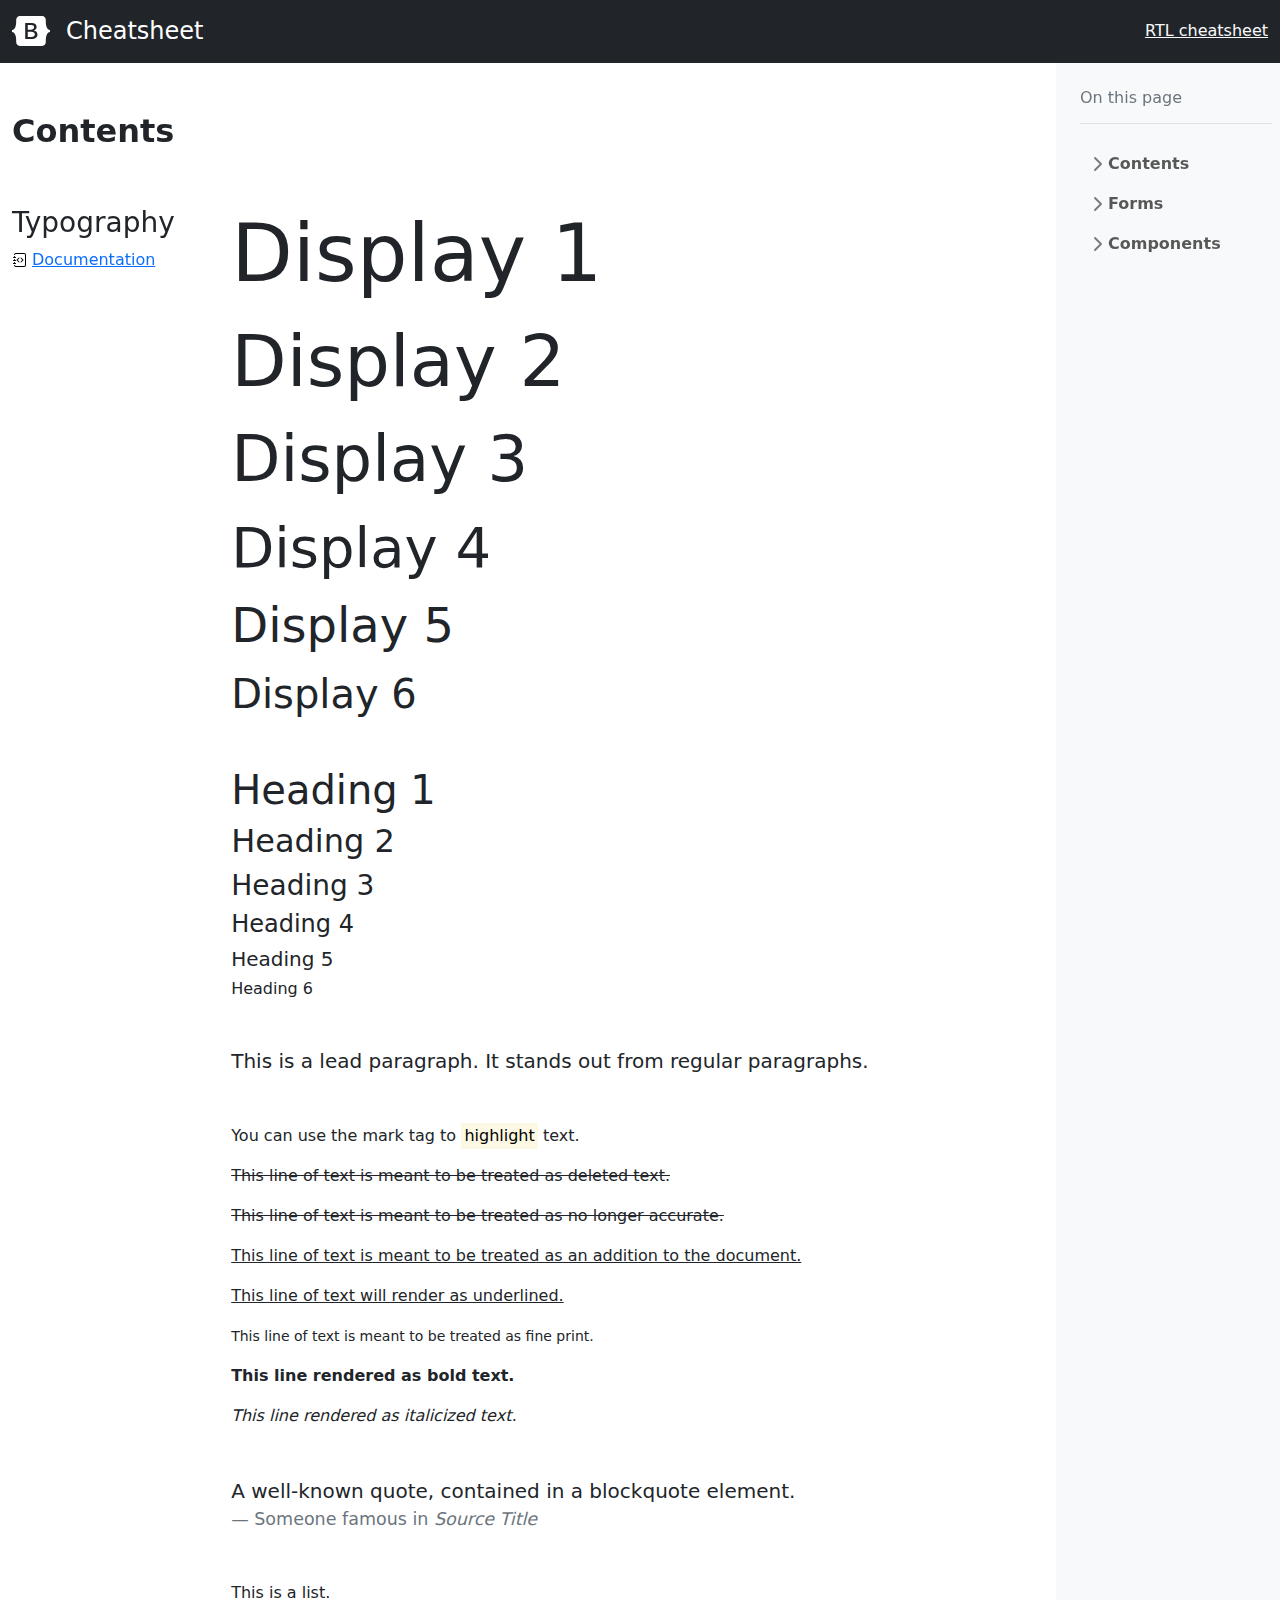
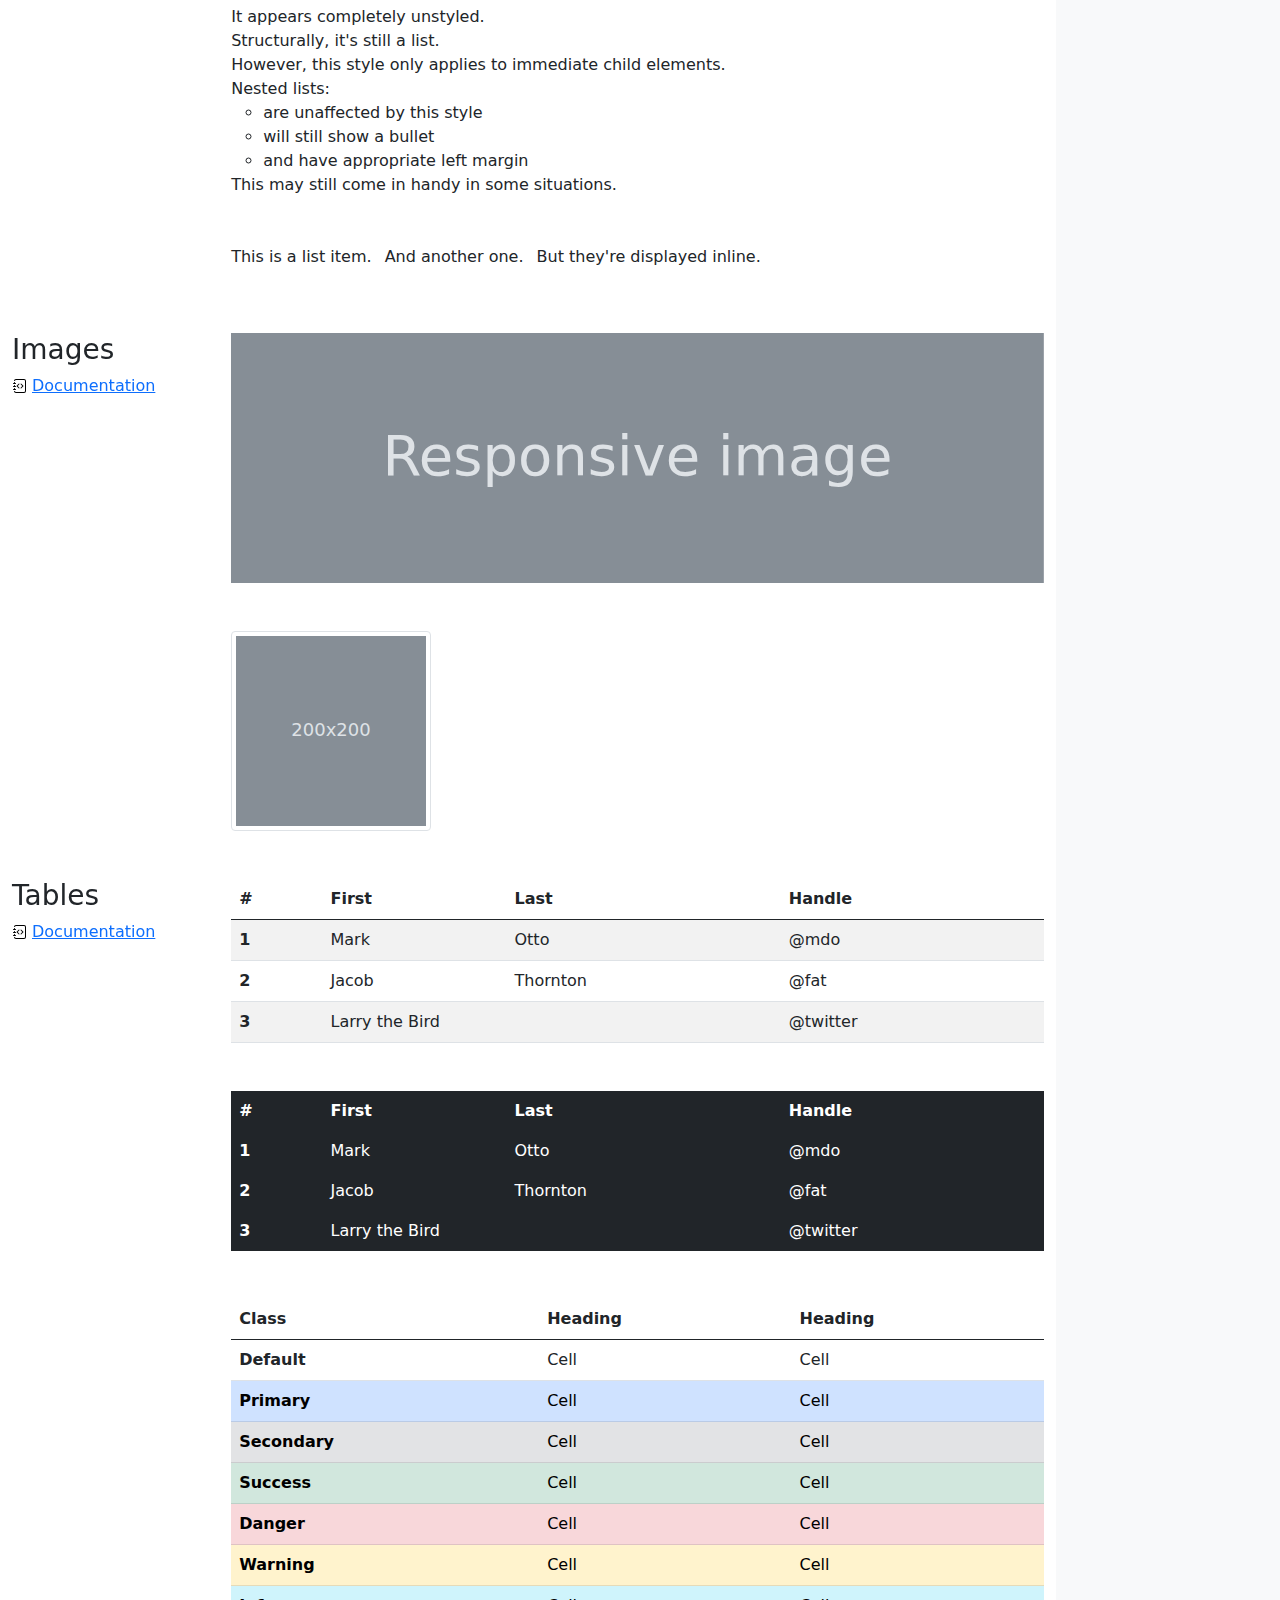
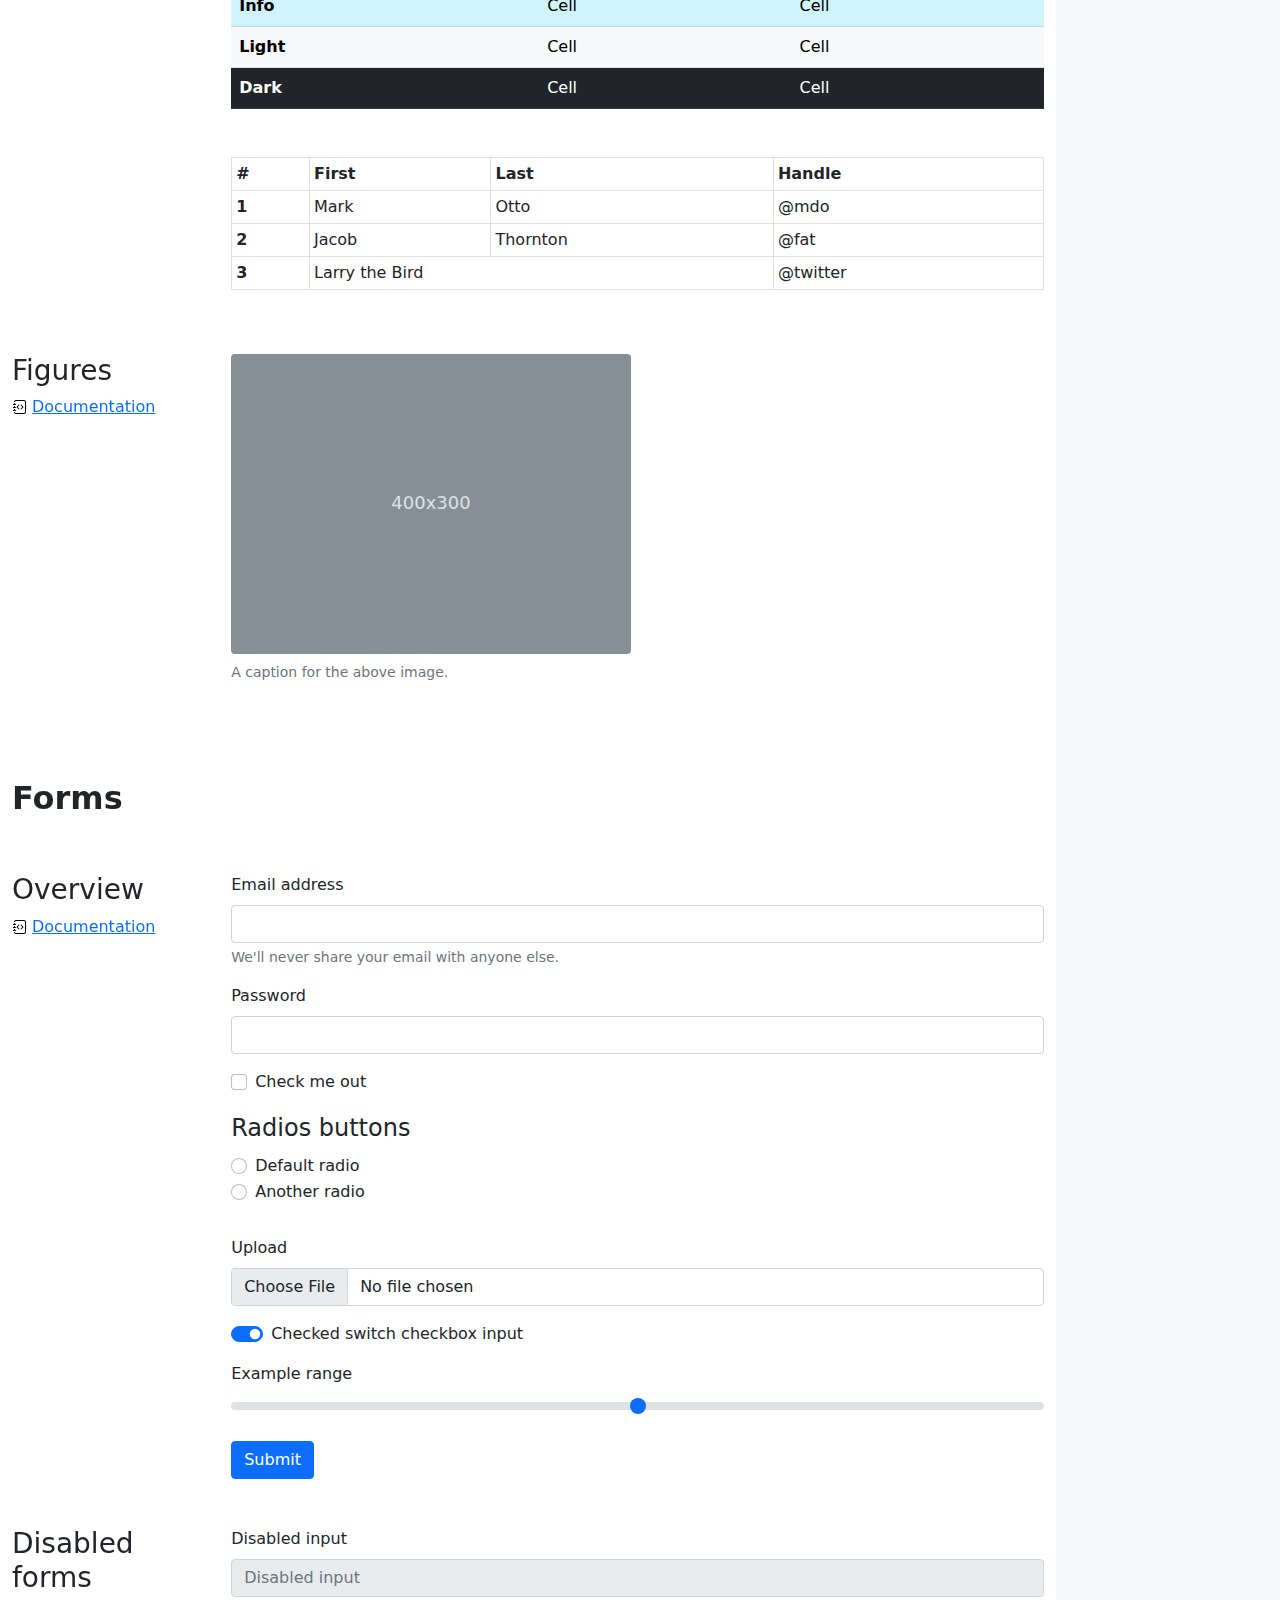
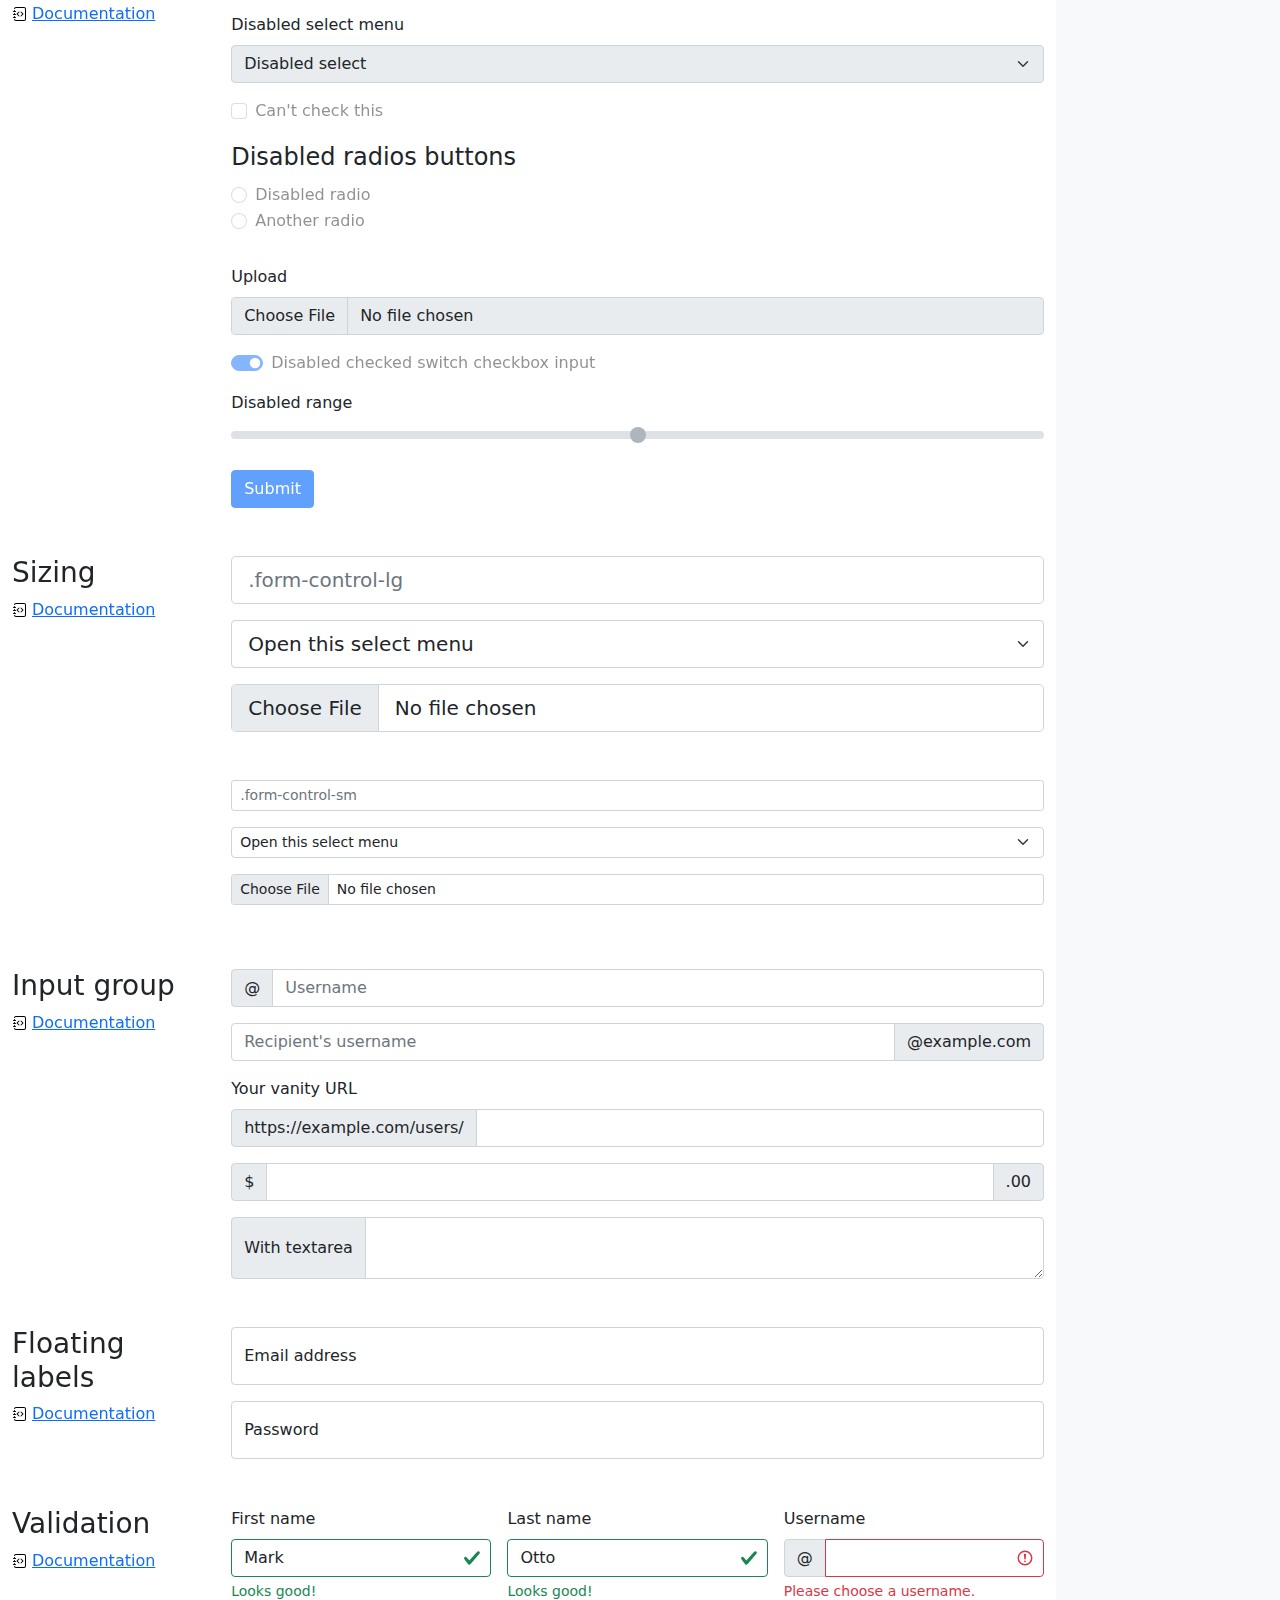
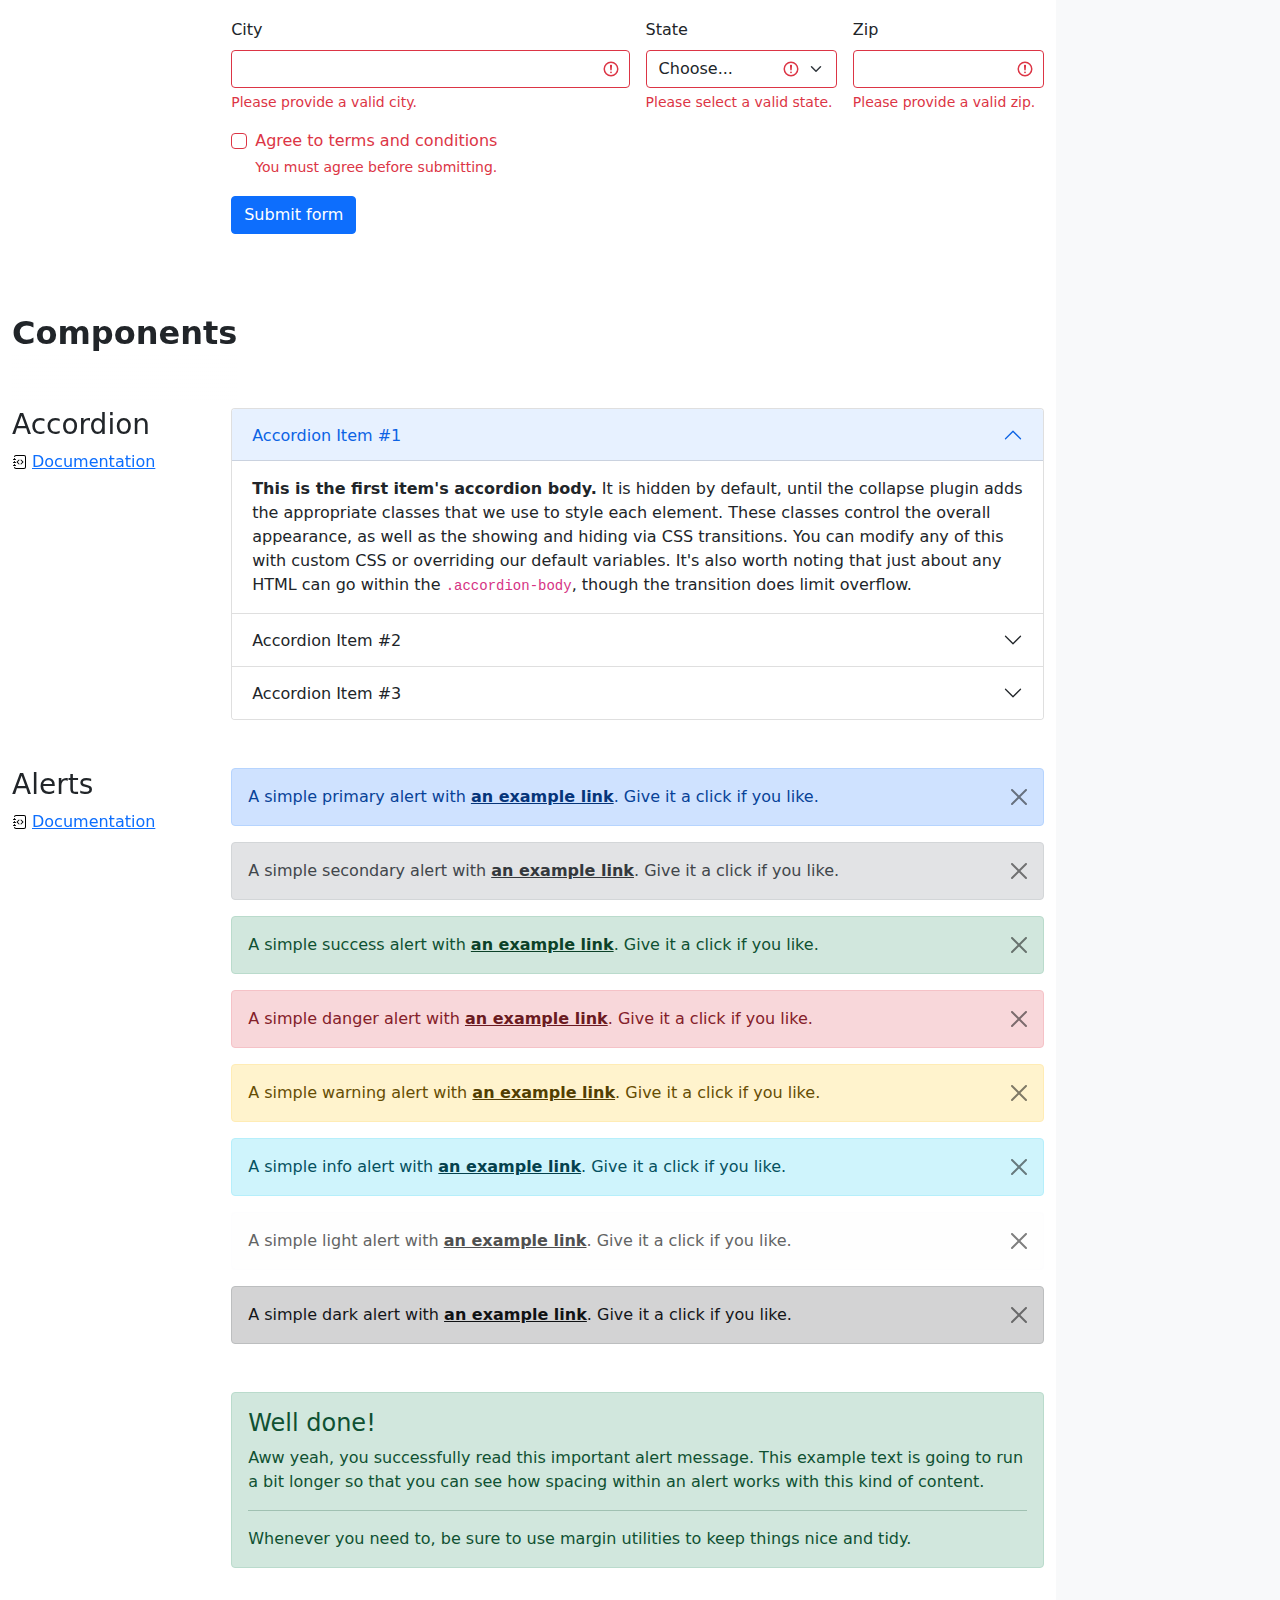
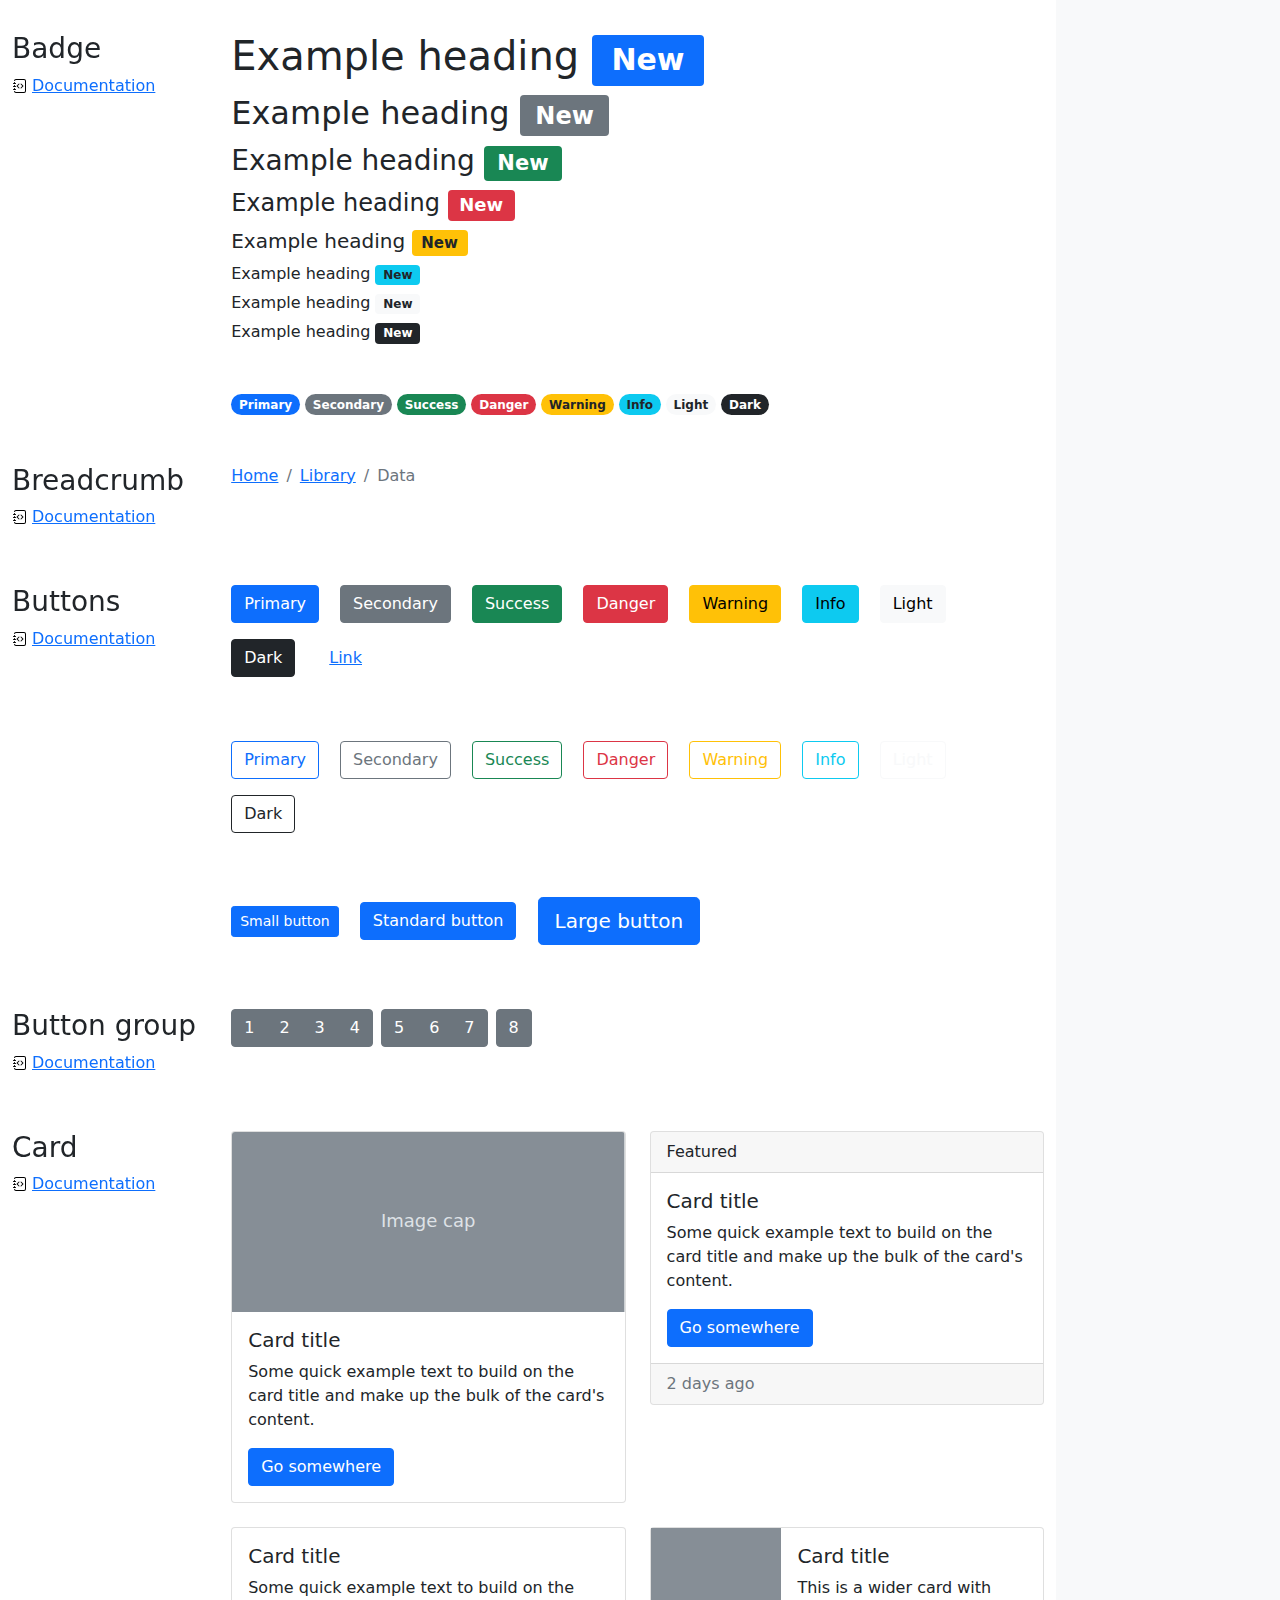
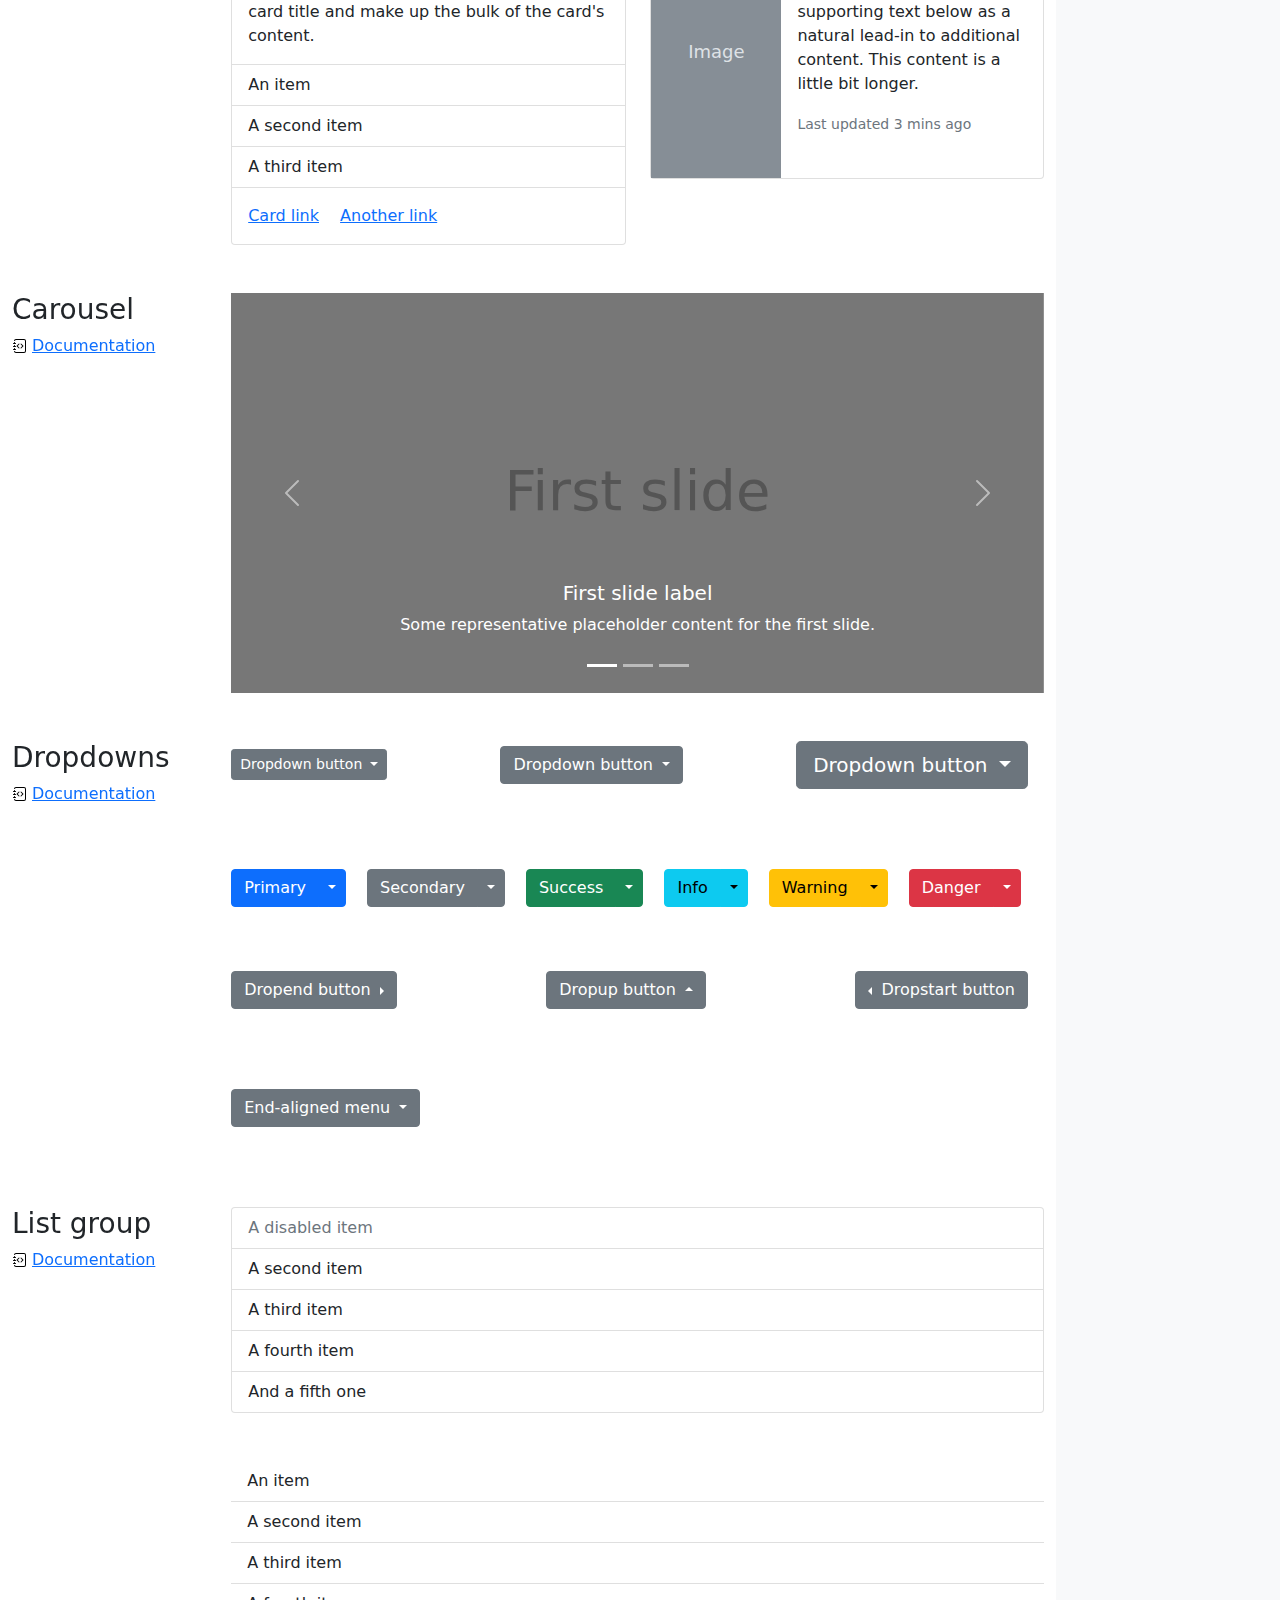
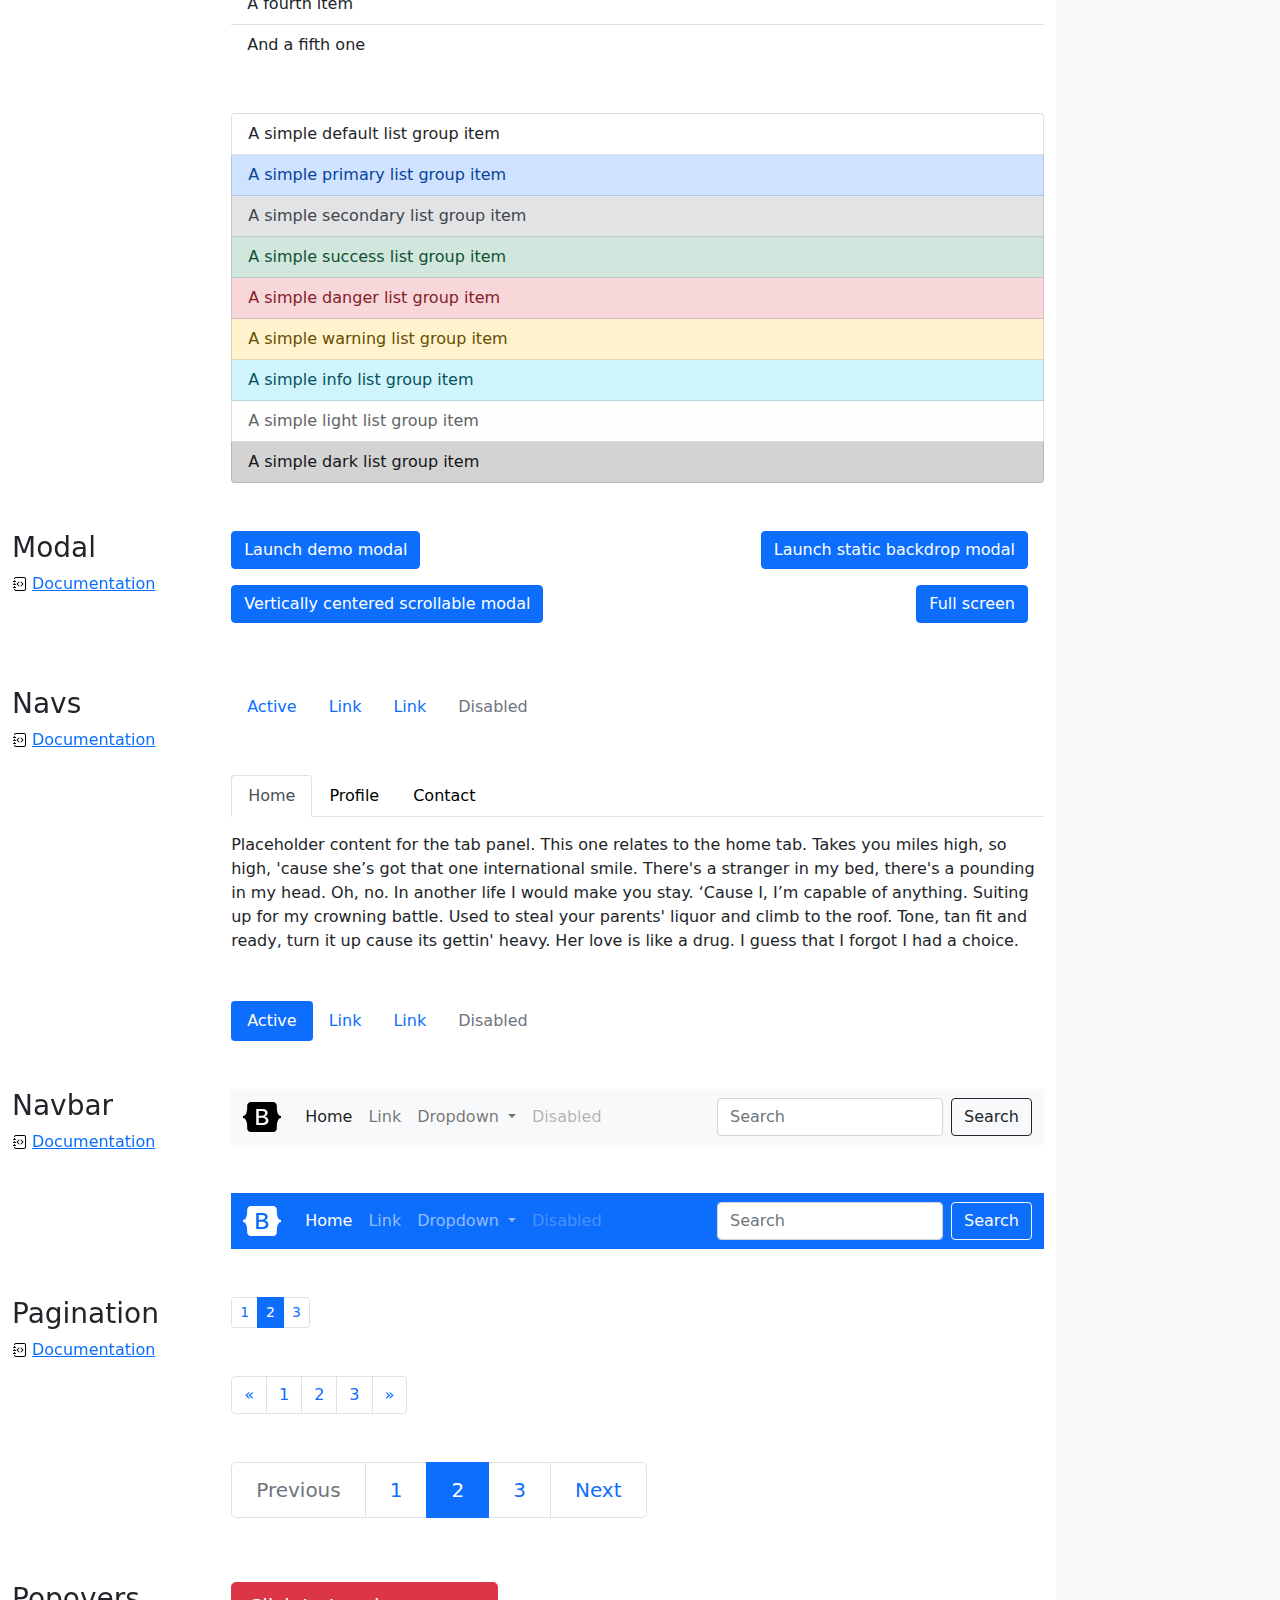
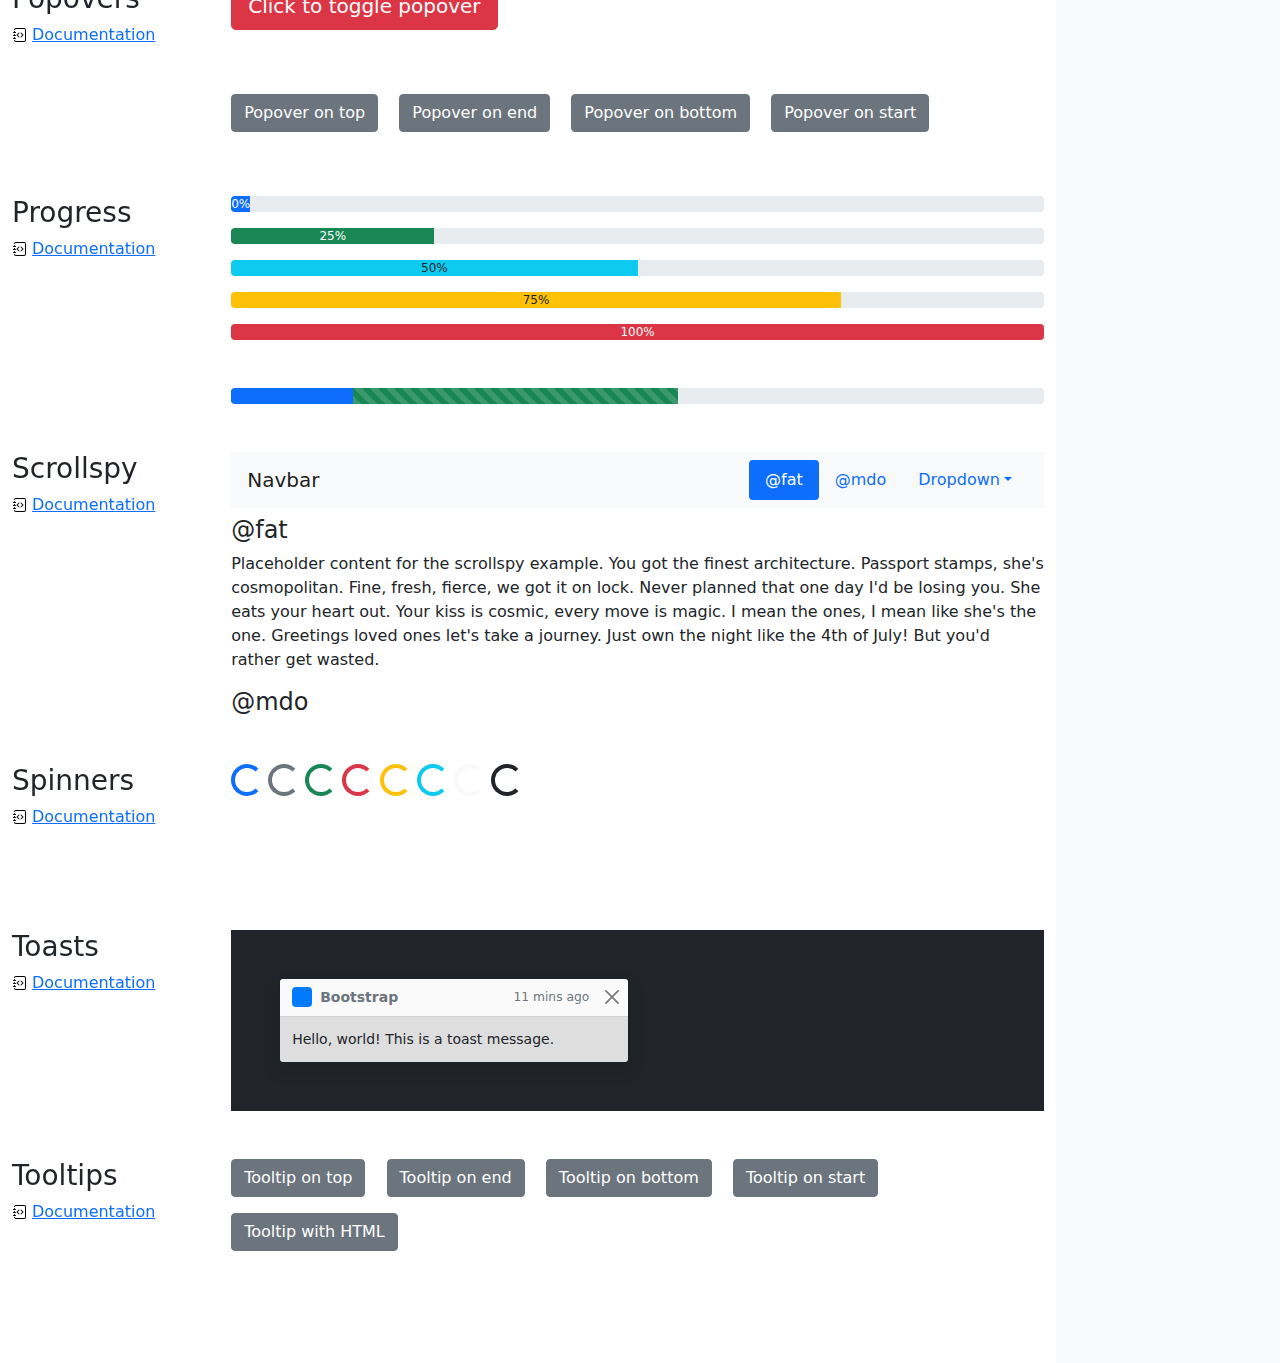
<file: bootstrap-5.0.0-beta3-dist/bootstrap-5.0.0-beta3-examples/cheatsheet/index.html>
<!doctype html>
<html lang="en">
  <head>
    <meta charset="utf-8">
    <meta name="viewport" content="width=device-width, initial-scale=1">
    <meta name="description" content="">
    <meta name="author" content="Mark Otto, Jacob Thornton, and Bootstrap contributors">
    <meta name="generator" content="Hugo 0.82.0">
    <title>Cheatsheet · Bootstrap v5.0</title>

    <link rel="canonical" href="https://getbootstrap.com/docs/5.0/examples/cheatsheet/">

    

    <!-- Bootstrap core CSS -->
<link href="../assets/dist/css/bootstrap.min.css" rel="stylesheet">

    <style>
      .bd-placeholder-img {
        font-size: 1.125rem;
        text-anchor: middle;
        -webkit-user-select: none;
        -moz-user-select: none;
        user-select: none;
      }

      @media (min-width: 768px) {
        .bd-placeholder-img-lg {
          font-size: 3.5rem;
        }
      }
    </style>

    
    <!-- Custom styles for this template -->
    <link href="cheatsheet.css" rel="stylesheet">
  </head>
  <body class="bg-light">
    
<header class="bd-header bg-dark py-3 d-flex align-items-stretch border-bottom border-dark">
  <div class="container-fluid d-flex align-items-center">
    <h1 class="d-flex align-items-center fs-4 text-white mb-0">
      <img src="../assets/brand/bootstrap-logo-white.svg" width="38" height="30" class="me-3" alt="Bootstrap">
      Cheatsheet
    </h1>
    <a href="../examples/cheatsheet-rtl/" class="ms-auto link-light" hreflang="ar">RTL cheatsheet</a>
  </div>
</header>
<aside class="bd-aside sticky-xl-top text-muted align-self-start mb-3 mb-xl-5 px-2">
  <h2 class="h6 pt-4 pb-3 mb-4 border-bottom">On this page</h2>
  <nav class="small" id="toc">
    <ul class="list-unstyled">
      <li class="my-2">
        <button class="btn d-inline-flex align-items-center collapsed" data-bs-toggle="collapse" aria-expanded="false" data-bs-target="#contents-collapse" aria-controls="contents-collapse">Contents</button>
        <ul class="list-unstyled ps-3 collapse" id="contents-collapse">
          <li><a class="d-inline-flex align-items-center rounded" href="#typography">Typography</a></li>
          <li><a class="d-inline-flex align-items-center rounded" href="#images">Images</a></li>
          <li><a class="d-inline-flex align-items-center rounded" href="#tables">Tables</a></li>
          <li><a class="d-inline-flex align-items-center rounded" href="#figures">Figures</a></li>
        </ul>
      </li>
      <li class="my-2">
        <button class="btn d-inline-flex align-items-center collapsed" data-bs-toggle="collapse" aria-expanded="false" data-bs-target="#forms-collapse" aria-controls="forms-collapse">Forms</button>
        <ul class="list-unstyled ps-3 collapse" id="forms-collapse">
          <li><a class="d-inline-flex align-items-center rounded" href="#overview">Overview</a></li>
          <li><a class="d-inline-flex align-items-center rounded" href="#disabled-forms">Disabled forms</a></li>
          <li><a class="d-inline-flex align-items-center rounded" href="#sizing">Sizing</a></li>
          <li><a class="d-inline-flex align-items-center rounded" href="#input-group">Input group</a></li>
          <li><a class="d-inline-flex align-items-center rounded" href="#floating-labels">Floating labels</a></li>
          <li><a class="d-inline-flex align-items-center rounded" href="#validation">Validation</a></li>
        </ul>
      </li>
      <li class="my-2">
        <button class="btn d-inline-flex align-items-center collapsed" data-bs-toggle="collapse" aria-expanded="false" data-bs-target="#components-collapse" aria-controls="components-collapse">Components</button>
        <ul class="list-unstyled ps-3 collapse" id="components-collapse">
          <li><a class="d-inline-flex align-items-center rounded" href="#accordion">Accordion</a></li>
          <li><a class="d-inline-flex align-items-center rounded" href="#alerts">Alerts</a></li>
          <li><a class="d-inline-flex align-items-center rounded" href="#badge">Badge</a></li>
          <li><a class="d-inline-flex align-items-center rounded" href="#breadcrumb">Breadcrumb</a></li>
          <li><a class="d-inline-flex align-items-center rounded" href="#buttons">Buttons</a></li>
          <li><a class="d-inline-flex align-items-center rounded" href="#button-group">Button group</a></li>
          <li><a class="d-inline-flex align-items-center rounded" href="#card">Card</a></li>
          <li><a class="d-inline-flex align-items-center rounded" href="#carousel">Carousel</a></li>
          <li><a class="d-inline-flex align-items-center rounded" href="#dropdowns">Dropdowns</a></li>
          <li><a class="d-inline-flex align-items-center rounded" href="#list-group">List group</a></li>
          <li><a class="d-inline-flex align-items-center rounded" href="#modal">Modal</a></li>
          <li><a class="d-inline-flex align-items-center rounded" href="#navs">Navs</a></li>
          <li><a class="d-inline-flex align-items-center rounded" href="#navbar">Navbar</a></li>
          <li><a class="d-inline-flex align-items-center rounded" href="#pagination">Pagination</a></li>
          <li><a class="d-inline-flex align-items-center rounded" href="#popovers">Popovers</a></li>
          <li><a class="d-inline-flex align-items-center rounded" href="#progress">Progress</a></li>
          <li><a class="d-inline-flex align-items-center rounded" href="#scrollspy">Scrollspy</a></li>
          <li><a class="d-inline-flex align-items-center rounded" href="#spinners">Spinners</a></li>
          <li><a class="d-inline-flex align-items-center rounded" href="#toasts">Toasts</a></li>
          <li><a class="d-inline-flex align-items-center rounded" href="#tooltips">Tooltips</a></li>
        </ul>
      </li>
    </ul>
  </nav>
</aside>
<div class="bd-cheatsheet container-fluid bg-body">
  <section id="content">
    <h2 class="sticky-xl-top fw-bold pt-3 pt-xl-5 pb-2 pb-xl-3">Contents</h2>

    <article class="my-3" id="typography">
      <div class="bd-heading sticky-xl-top align-self-start mt-5 mb-3 mt-xl-0 mb-xl-2">
        <h3>Typography</h3>
        <a class="d-flex align-items-center" href="../content/typography/">Documentation</a>
      </div>

      <div>
        <div class="bd-example">
        <p class="display-1">Display 1</p>
        <p class="display-2">Display 2</p>
        <p class="display-3">Display 3</p>
        <p class="display-4">Display 4</p>
        <p class="display-5">Display 5</p>
        <p class="display-6">Display 6</p>
        </div>

        <div class="bd-example">
        <p class="h1">Heading 1</p>
        <p class="h2">Heading 2</p>
        <p class="h3">Heading 3</p>
        <p class="h4">Heading 4</p>
        <p class="h5">Heading 5</p>
        <p class="h6">Heading 6</p>
        </div>

        <div class="bd-example">
        <p class="lead">
          This is a lead paragraph. It stands out from regular paragraphs.
        </p>
        </div>

        <div class="bd-example">
        <p>You can use the mark tag to <mark>highlight</mark> text.</p>
        <p><del>This line of text is meant to be treated as deleted text.</del></p>
        <p><s>This line of text is meant to be treated as no longer accurate.</s></p>
        <p><ins>This line of text is meant to be treated as an addition to the document.</ins></p>
        <p><u>This line of text will render as underlined.</u></p>
        <p><small>This line of text is meant to be treated as fine print.</small></p>
        <p><strong>This line rendered as bold text.</strong></p>
        <p><em>This line rendered as italicized text.</em></p>
        </div>

        <div class="bd-example">
        <blockquote class="blockquote">
          <p>A well-known quote, contained in a blockquote element.</p>
          <footer class="blockquote-footer">Someone famous in <cite title="Source Title">Source Title</cite></footer>
        </blockquote>
        </div>

        <div class="bd-example">
        <ul class="list-unstyled">
          <li>This is a list.</li>
          <li>It appears completely unstyled.</li>
          <li>Structurally, it's still a list.</li>
          <li>However, this style only applies to immediate child elements.</li>
          <li>Nested lists:
            <ul>
              <li>are unaffected by this style</li>
              <li>will still show a bullet</li>
              <li>and have appropriate left margin</li>
            </ul>
          </li>
          <li>This may still come in handy in some situations.</li>
        </ul>
        </div>

        <div class="bd-example">
        <ul class="list-inline">
          <li class="list-inline-item">This is a list item.</li>
          <li class="list-inline-item">And another one.</li>
          <li class="list-inline-item">But they're displayed inline.</li>
        </ul>
        </div>
      </div>
    </article>
    <article class="my-3" id="images">
      <div class="bd-heading sticky-xl-top align-self-start mt-5 mb-3 mt-xl-0 mb-xl-2">
        <h3>Images</h3>
        <a class="d-flex align-items-center" href="../content/images/">Documentation</a>
      </div>

      <div>
        <div class="bd-example">
        <svg class="bd-placeholder-img bd-placeholder-img-lg img-fluid" width="100%" height="250" xmlns="http://www.w3.org/2000/svg" role="img" aria-label="Placeholder: Responsive image" preserveAspectRatio="xMidYMid slice" focusable="false"><title>Placeholder</title><rect width="100%" height="100%" fill="#868e96"/><text x="50%" y="50%" fill="#dee2e6" dy=".3em">Responsive image</text></svg>

        </div>

        <div class="bd-example">
        <svg class="bd-placeholder-img img-thumbnail" width="200" height="200" xmlns="http://www.w3.org/2000/svg" role="img" aria-label="A generic square placeholder image with a white border around it, making it resemble a photograph taken with an old instant camera: 200x200" preserveAspectRatio="xMidYMid slice" focusable="false"><title>A generic square placeholder image with a white border around it, making it resemble a photograph taken with an old instant camera</title><rect width="100%" height="100%" fill="#868e96"/><text x="50%" y="50%" fill="#dee2e6" dy=".3em">200x200</text></svg>

        </div>
      </div>
    </article>
    <article class="my-3" id="tables">
      <div class="bd-heading sticky-xl-top align-self-start mt-5 mb-3 mt-xl-0 mb-xl-2">
        <h3>Tables</h3>
        <a class="d-flex align-items-center" href="../content/tables/">Documentation</a>
      </div>

      <div>
        <div class="bd-example">
        <table class="table table-striped">
          <thead>
          <tr>
            <th scope="col">#</th>
            <th scope="col">First</th>
            <th scope="col">Last</th>
            <th scope="col">Handle</th>
          </tr>
          </thead>
          <tbody>
          <tr>
            <th scope="row">1</th>
            <td>Mark</td>
            <td>Otto</td>
            <td>@mdo</td>
          </tr>
          <tr>
            <th scope="row">2</th>
            <td>Jacob</td>
            <td>Thornton</td>
            <td>@fat</td>
          </tr>
          <tr>
            <th scope="row">3</th>
            <td colspan="2">Larry the Bird</td>
            <td>@twitter</td>
          </tr>
          </tbody>
        </table>
        </div>

        <div class="bd-example">
        <table class="table table-dark table-borderless">
          <thead>
          <tr>
            <th scope="col">#</th>
            <th scope="col">First</th>
            <th scope="col">Last</th>
            <th scope="col">Handle</th>
          </tr>
          </thead>
          <tbody>
          <tr>
            <th scope="row">1</th>
            <td>Mark</td>
            <td>Otto</td>
            <td>@mdo</td>
          </tr>
          <tr>
            <th scope="row">2</th>
            <td>Jacob</td>
            <td>Thornton</td>
            <td>@fat</td>
          </tr>
          <tr>
            <th scope="row">3</th>
            <td colspan="2">Larry the Bird</td>
            <td>@twitter</td>
          </tr>
          </tbody>
        </table>
        </div>

        <div class="bd-example">
        <table class="table table-hover">
          <thead>
          <tr>
            <th scope="col">Class</th>
            <th scope="col">Heading</th>
            <th scope="col">Heading</th>
          </tr>
          </thead>
          <tbody>
          <tr>
            <th scope="row">Default</th>
            <td>Cell</td>
            <td>Cell</td>
          </tr>
          
          <tr class="table-primary">
            <th scope="row">Primary</th>
            <td>Cell</td>
            <td>Cell</td>
          </tr>
          <tr class="table-secondary">
            <th scope="row">Secondary</th>
            <td>Cell</td>
            <td>Cell</td>
          </tr>
          <tr class="table-success">
            <th scope="row">Success</th>
            <td>Cell</td>
            <td>Cell</td>
          </tr>
          <tr class="table-danger">
            <th scope="row">Danger</th>
            <td>Cell</td>
            <td>Cell</td>
          </tr>
          <tr class="table-warning">
            <th scope="row">Warning</th>
            <td>Cell</td>
            <td>Cell</td>
          </tr>
          <tr class="table-info">
            <th scope="row">Info</th>
            <td>Cell</td>
            <td>Cell</td>
          </tr>
          <tr class="table-light">
            <th scope="row">Light</th>
            <td>Cell</td>
            <td>Cell</td>
          </tr>
          <tr class="table-dark">
            <th scope="row">Dark</th>
            <td>Cell</td>
            <td>Cell</td>
          </tr>
          </tbody>
        </table>
        </div>

        <div class="bd-example">
        <table class="table table-sm table-bordered">
          <thead>
          <tr>
            <th scope="col">#</th>
            <th scope="col">First</th>
            <th scope="col">Last</th>
            <th scope="col">Handle</th>
          </tr>
          </thead>
          <tbody>
          <tr>
            <th scope="row">1</th>
            <td>Mark</td>
            <td>Otto</td>
            <td>@mdo</td>
          </tr>
          <tr>
            <th scope="row">2</th>
            <td>Jacob</td>
            <td>Thornton</td>
            <td>@fat</td>
          </tr>
          <tr>
            <th scope="row">3</th>
            <td colspan="2">Larry the Bird</td>
            <td>@twitter</td>
          </tr>
          </tbody>
        </table>
        </div>
      </div>
    </article>
    <article class="my-3" id="figures">
      <div class="bd-heading sticky-xl-top align-self-start mt-5 mb-3 mt-xl-0 mb-xl-2">
        <h3>Figures</h3>
        <a class="d-flex align-items-center" href="../content/figures/">Documentation</a>
      </div>

      <div>
        <div class="bd-example">
        <figure class="figure">
          <svg class="bd-placeholder-img figure-img img-fluid rounded" width="400" height="300" xmlns="http://www.w3.org/2000/svg" role="img" aria-label="Placeholder: 400x300" preserveAspectRatio="xMidYMid slice" focusable="false"><title>Placeholder</title><rect width="100%" height="100%" fill="#868e96"/><text x="50%" y="50%" fill="#dee2e6" dy=".3em">400x300</text></svg>

          <figcaption class="figure-caption">A caption for the above image.</figcaption>
        </figure>
        </div>
      </div>
    </article>
  </section>

  <section id="forms">
    <h2 class="sticky-xl-top fw-bold pt-3 pt-xl-5 pb-2 pb-xl-3">Forms</h2>

    <article class="my-3" id="overview">
      <div class="bd-heading sticky-xl-top align-self-start mt-5 mb-3 mt-xl-0 mb-xl-2">
        <h3>Overview</h3>
        <a class="d-flex align-items-center" href="../forms/overview/">Documentation</a>
      </div>

      <div>
        <div class="bd-example">
        <form>
          <div class="mb-3">
            <label for="exampleInputEmail1" class="form-label">Email address</label>
            <input type="email" class="form-control" id="exampleInputEmail1" aria-describedby="emailHelp">
            <div id="emailHelp" class="form-text">We'll never share your email with anyone else.</div>
          </div>
          <div class="mb-3">
            <label for="exampleInputPassword1" class="form-label">Password</label>
            <input type="password" class="form-control" id="exampleInputPassword1">
          </div>
          <div class="mb-3 form-check">
            <input type="checkbox" class="form-check-input" id="exampleCheck1">
            <label class="form-check-label" for="exampleCheck1">Check me out</label>
          </div>
          <fieldset class="mb-3">
            <legend>Radios buttons</legend>
            <div class="form-check">
              <input type="radio" name="radios" class="form-check-input" id="exampleRadio1">
              <label class="form-check-label" for="exampleRadio1">Default radio</label>
            </div>
            <div class="mb-3 form-check">
              <input type="radio" name="radios" class="form-check-input" id="exampleRadio2">
              <label class="form-check-label" for="exampleRadio2">Another radio</label>
            </div>
          </fieldset>
          <div class="mb-3">
            <label class="form-label" for="customFile">Upload</label>
            <input type="file" class="form-control" id="customFile">
          </div>
          <div class="mb-3 form-check form-switch">
            <input class="form-check-input" type="checkbox" id="flexSwitchCheckChecked" checked>
            <label class="form-check-label" for="flexSwitchCheckChecked">Checked switch checkbox input</label>
          </div>
          <div class="mb-3">
            <label for="customRange3" class="form-label">Example range</label>
            <input type="range" class="form-range" min="0" max="5" step="0.5" id="customRange3">
          </div>
          <button type="submit" class="btn btn-primary">Submit</button>
        </form>
        </div>
      </div>
    </article>
    <article class="my-3" id="disabled-forms">
      <div class="bd-heading sticky-xl-top align-self-start mt-5 mb-3 mt-xl-0 mb-xl-2">
        <h3>Disabled forms</h3>
        <a class="d-flex align-items-center" href="../forms/overview/#disabled-forms">Documentation</a>
      </div>

      <div>
        <div class="bd-example">
        <form>
          <fieldset disabled aria-label="Disabled fieldset example">
            <div class="mb-3">
              <label for="disabledTextInput" class="form-label">Disabled input</label>
              <input type="text" id="disabledTextInput" class="form-control" placeholder="Disabled input">
            </div>
            <div class="mb-3">
              <label for="disabledSelect" class="form-label">Disabled select menu</label>
              <select id="disabledSelect" class="form-select">
                <option>Disabled select</option>
              </select>
            </div>
            <div class="mb-3">
              <div class="form-check">
                <input class="form-check-input" type="checkbox" id="disabledFieldsetCheck" disabled>
                <label class="form-check-label" for="disabledFieldsetCheck">
                  Can't check this
                </label>
              </div>
            </div>
            <fieldset class="mb-3">
              <legend>Disabled radios buttons</legend>
              <div class="form-check">
                <input type="radio" name="radios" class="form-check-input" id="disabledRadio1" disabled>
                <label class="form-check-label" for="disabledRadio1">Disabled radio</label>
              </div>
              <div class="mb-3 form-check">
                <input type="radio" name="radios" class="form-check-input" id="disabledRadio2" disabled>
                <label class="form-check-label" for="disabledRadio2">Another radio</label>
              </div>
            </fieldset>
            <div class="mb-3">
              <label class="form-label" for="disabledCustomFile">Upload</label>
              <input type="file" class="form-control" id="disabledCustomFile" disabled>
            </div>
            <div class="mb-3 form-check form-switch">
              <input class="form-check-input" type="checkbox" id="disabledSwitchCheckChecked" checked disabled>
              <label class="form-check-label" for="disabledSwitchCheckChecked">Disabled checked switch checkbox input</label>
            </div>
            <div class="mb-3">
              <label for="disabledRange" class="form-label">Disabled range</label>
              <input type="range" class="form-range" min="0" max="5" step="0.5" id="disabledRange">
            </div>
            <button type="submit" class="btn btn-primary">Submit</button>
          </fieldset>
        </form>
        </div>
      </div>
    </article>
    <article class="my-3" id="sizing">
      <div class="bd-heading sticky-xl-top align-self-start mt-5 mb-3 mt-xl-0 mb-xl-2">
        <h3>Sizing</h3>
        <a class="d-flex align-items-center" href="../forms/form-control/#sizing">Documentation</a>
      </div>

      <div>
        <div class="bd-example">
        <div class="mb-3">
          <input class="form-control form-control-lg" type="text" placeholder=".form-control-lg" aria-label=".form-control-lg example">
        </div>
        <div class="mb-3">
          <select class="form-select form-select-lg mb-3" aria-label=".form-select-lg example">
            <option selected>Open this select menu</option>
            <option value="1">One</option>
            <option value="2">Two</option>
            <option value="3">Three</option>
          </select>
        </div>
        <div class="mb-3">
          <input type="file" class="form-control form-control-lg" aria-label="Large file input example">
        </div>
        </div>

        <div class="bd-example">
        <div class="mb-3">
          <input class="form-control form-control-sm" type="text" placeholder=".form-control-sm" aria-label=".form-control-sm example">
        </div>
        <div class="mb-3">
          <select class="form-select form-select-sm" aria-label=".form-select-sm example">
            <option selected>Open this select menu</option>
            <option value="1">One</option>
            <option value="2">Two</option>
            <option value="3">Three</option>
          </select>
        </div>
        <div class="mb-3">
          <input type="file" class="form-control form-control-sm" aria-label="Small file input example">
        </div>
        </div>
      </div>
    </article>
    <article class="my-3" id="input-group">
      <div class="bd-heading sticky-xl-top align-self-start mt-5 mb-3 mt-xl-0 mb-xl-2">
        <h3>Input group</h3>
        <a class="d-flex align-items-center" href="../forms/input-group/">Documentation</a>
      </div>

      <div>
        <div class="bd-example">
        <div class="input-group mb-3">
          <span class="input-group-text" id="basic-addon1">@</span>
          <input type="text" class="form-control" placeholder="Username" aria-label="Username" aria-describedby="basic-addon1">
        </div>
        <div class="input-group mb-3">
          <input type="text" class="form-control" placeholder="Recipient's username" aria-label="Recipient's username" aria-describedby="basic-addon2">
          <span class="input-group-text" id="basic-addon2">@example.com</span>
        </div>
        <label for="basic-url" class="form-label">Your vanity URL</label>
        <div class="input-group mb-3">
          <span class="input-group-text" id="basic-addon3">https://example.com/users/</span>
          <input type="text" class="form-control" id="basic-url" aria-describedby="basic-addon3">
        </div>
        <div class="input-group mb-3">
          <span class="input-group-text">$</span>
          <input type="text" class="form-control" aria-label="Amount (to the nearest dollar)">
          <span class="input-group-text">.00</span>
        </div>
        <div class="input-group">
          <span class="input-group-text">With textarea</span>
          <textarea class="form-control" aria-label="With textarea"></textarea>
        </div>
        </div>
      </div>
    </article>
    <article class="my-3" id="floating-labels">
      <div class="bd-heading sticky-xl-top align-self-start mt-5 mb-3 mt-xl-0 mb-xl-2">
        <h3>Floating labels</h3>
        <a class="d-flex align-items-center" href="../forms/floating-labels/">Documentation</a>
      </div>

      <div>
        <div class="bd-example">
        <form>
          <div class="form-floating mb-3">
            <input type="email" class="form-control" id="floatingInput" placeholder="name@example.com">
            <label for="floatingInput">Email address</label>
          </div>
          <div class="form-floating">
            <input type="password" class="form-control" id="floatingPassword" placeholder="Password">
            <label for="floatingPassword">Password</label>
          </div>
        </form>
        </div>
      </div>
    </article>
    <article class="my-3" id="validation">
      <div class="bd-heading sticky-xl-top align-self-start mt-5 mb-3 mt-xl-0 mb-xl-2">
        <h3>Validation</h3>
        <a class="d-flex align-items-center" href="../forms/validation/">Documentation</a>
      </div>

      <div>
        <div class="bd-example">
        <form class="row g-3">
          <div class="col-md-4">
            <label for="validationServer01" class="form-label">First name</label>
            <input type="text" class="form-control is-valid" id="validationServer01" value="Mark" required>
            <div class="valid-feedback">
              Looks good!
            </div>
          </div>
          <div class="col-md-4">
            <label for="validationServer02" class="form-label">Last name</label>
            <input type="text" class="form-control is-valid" id="validationServer02" value="Otto" required>
            <div class="valid-feedback">
              Looks good!
            </div>
          </div>
          <div class="col-md-4">
            <label for="validationServerUsername" class="form-label">Username</label>
            <div class="input-group has-validation">
              <span class="input-group-text" id="inputGroupPrepend3">@</span>
              <input type="text" class="form-control is-invalid" id="validationServerUsername" aria-describedby="inputGroupPrepend3" required>
              <div class="invalid-feedback">
                Please choose a username.
              </div>
            </div>
          </div>
          <div class="col-md-6">
            <label for="validationServer03" class="form-label">City</label>
            <input type="text" class="form-control is-invalid" id="validationServer03" required>
            <div class="invalid-feedback">
              Please provide a valid city.
            </div>
          </div>
          <div class="col-md-3">
            <label for="validationServer04" class="form-label">State</label>
            <select class="form-select is-invalid" id="validationServer04" required>
              <option selected disabled value="">Choose...</option>
              <option>...</option>
            </select>
            <div class="invalid-feedback">
              Please select a valid state.
            </div>
          </div>
          <div class="col-md-3">
            <label for="validationServer05" class="form-label">Zip</label>
            <input type="text" class="form-control is-invalid" id="validationServer05" required>
            <div class="invalid-feedback">
              Please provide a valid zip.
            </div>
          </div>
          <div class="col-12">
            <div class="form-check">
              <input class="form-check-input is-invalid" type="checkbox" value="" id="invalidCheck3" required>
              <label class="form-check-label" for="invalidCheck3">
                Agree to terms and conditions
              </label>
              <div class="invalid-feedback">
                You must agree before submitting.
              </div>
            </div>
          </div>
          <div class="col-12">
            <button class="btn btn-primary" type="submit">Submit form</button>
          </div>
        </form>
        </div>
      </div>
    </article>
  </section>

  <section id="components">
    <h2 class="sticky-xl-top fw-bold pt-3 pt-xl-5 pb-2 pb-xl-3">Components</h2>

    <article class="my-3" id="accordion">
      <div class="bd-heading sticky-xl-top align-self-start mt-5 mb-3 mt-xl-0 mb-xl-2">
        <h3>Accordion</h3>
        <a class="d-flex align-items-center" href="../components/accordion/">Documentation</a>
      </div>

      <div>
        <div class="bd-example">
        <div class="accordion" id="accordionExample">
          <div class="accordion-item">
            <h4 class="accordion-header" id="headingOne">
              <button class="accordion-button" type="button" data-bs-toggle="collapse" data-bs-target="#collapseOne" aria-expanded="true" aria-controls="collapseOne">
                Accordion Item #1
              </button>
            </h4>
            <div id="collapseOne" class="accordion-collapse collapse show" aria-labelledby="headingOne" data-bs-parent="#accordionExample">
              <div class="accordion-body">
                <strong>This is the first item's accordion body.</strong> It is hidden by default, until the collapse plugin adds the appropriate classes that we use to style each element. These classes control the overall appearance, as well as the showing and hiding via CSS transitions. You can modify any of this with custom CSS or overriding our default variables. It's also worth noting that just about any HTML can go within the <code>.accordion-body</code>, though the transition does limit overflow.
              </div>
            </div>
          </div>
          <div class="accordion-item">
            <h4 class="accordion-header" id="headingTwo">
              <button class="accordion-button collapsed" type="button" data-bs-toggle="collapse" data-bs-target="#collapseTwo" aria-expanded="false" aria-controls="collapseTwo">
                Accordion Item #2
              </button>
            </h4>
            <div id="collapseTwo" class="accordion-collapse collapse" aria-labelledby="headingTwo" data-bs-parent="#accordionExample">
              <div class="accordion-body">
                <strong>This is the second item's accordion body.</strong> It is hidden by default, until the collapse plugin adds the appropriate classes that we use to style each element. These classes control the overall appearance, as well as the showing and hiding via CSS transitions. You can modify any of this with custom CSS or overriding our default variables. It's also worth noting that just about any HTML can go within the <code>.accordion-body</code>, though the transition does limit overflow.
              </div>
            </div>
          </div>
          <div class="accordion-item">
            <h4 class="accordion-header" id="headingThree">
              <button class="accordion-button collapsed" type="button" data-bs-toggle="collapse" data-bs-target="#collapseThree" aria-expanded="false" aria-controls="collapseThree">
                Accordion Item #3
              </button>
            </h4>
            <div id="collapseThree" class="accordion-collapse collapse" aria-labelledby="headingThree" data-bs-parent="#accordionExample">
              <div class="accordion-body">
                <strong>This is the third item's accordion body.</strong> It is hidden by default, until the collapse plugin adds the appropriate classes that we use to style each element. These classes control the overall appearance, as well as the showing and hiding via CSS transitions. You can modify any of this with custom CSS or overriding our default variables. It's also worth noting that just about any HTML can go within the <code>.accordion-body</code>, though the transition does limit overflow.
              </div>
            </div>
          </div>
        </div>
        </div>
      </div>
    </article>
    <article class="my-3" id="alerts">
      <div class="bd-heading sticky-xl-top align-self-start mt-5 mb-3 mt-xl-0 mb-xl-2">
        <h3>Alerts</h3>
        <a class="d-flex align-items-center" href="../components/alerts/">Documentation</a>
      </div>

      <div>
        <div class="bd-example">
        
        <div class="alert alert-primary alert-dismissible fade show" role="alert">
          A simple primary alert with <a href="#" class="alert-link">an example link</a>. Give it a click if you like.
          <button type="button" class="btn-close" data-bs-dismiss="alert" aria-label="Close"></button>
        </div>
        <div class="alert alert-secondary alert-dismissible fade show" role="alert">
          A simple secondary alert with <a href="#" class="alert-link">an example link</a>. Give it a click if you like.
          <button type="button" class="btn-close" data-bs-dismiss="alert" aria-label="Close"></button>
        </div>
        <div class="alert alert-success alert-dismissible fade show" role="alert">
          A simple success alert with <a href="#" class="alert-link">an example link</a>. Give it a click if you like.
          <button type="button" class="btn-close" data-bs-dismiss="alert" aria-label="Close"></button>
        </div>
        <div class="alert alert-danger alert-dismissible fade show" role="alert">
          A simple danger alert with <a href="#" class="alert-link">an example link</a>. Give it a click if you like.
          <button type="button" class="btn-close" data-bs-dismiss="alert" aria-label="Close"></button>
        </div>
        <div class="alert alert-warning alert-dismissible fade show" role="alert">
          A simple warning alert with <a href="#" class="alert-link">an example link</a>. Give it a click if you like.
          <button type="button" class="btn-close" data-bs-dismiss="alert" aria-label="Close"></button>
        </div>
        <div class="alert alert-info alert-dismissible fade show" role="alert">
          A simple info alert with <a href="#" class="alert-link">an example link</a>. Give it a click if you like.
          <button type="button" class="btn-close" data-bs-dismiss="alert" aria-label="Close"></button>
        </div>
        <div class="alert alert-light alert-dismissible fade show" role="alert">
          A simple light alert with <a href="#" class="alert-link">an example link</a>. Give it a click if you like.
          <button type="button" class="btn-close" data-bs-dismiss="alert" aria-label="Close"></button>
        </div>
        <div class="alert alert-dark alert-dismissible fade show" role="alert">
          A simple dark alert with <a href="#" class="alert-link">an example link</a>. Give it a click if you like.
          <button type="button" class="btn-close" data-bs-dismiss="alert" aria-label="Close"></button>
        </div>
        </div>

        <div class="bd-example">
        <div class="alert alert-success" role="alert">
          <h4 class="alert-heading">Well done!</h4>
          <p>Aww yeah, you successfully read this important alert message. This example text is going to run a bit longer so that you can see how spacing within an alert works with this kind of content.</p>
          <hr>
          <p class="mb-0">Whenever you need to, be sure to use margin utilities to keep things nice and tidy.</p>
        </div>
        </div>
      </div>
    </article>
    <article class="my-3" id="badge">
      <div class="bd-heading sticky-xl-top align-self-start mt-5 mb-3 mt-xl-0 mb-xl-2">
        <h3>Badge</h3>
        <a class="d-flex align-items-center" href="../components/badge/">Documentation</a>
      </div>

      <div>
        <div class="bd-example">
        <p class="h1">Example heading <span class="badge bg-primary">New</span></p>
        <p class="h2">Example heading <span class="badge bg-secondary">New</span></p>
        <p class="h3">Example heading <span class="badge bg-success">New</span></p>
        <p class="h4">Example heading <span class="badge bg-danger">New</span></p>
        <p class="h5">Example heading <span class="badge bg-warning text-dark">New</span></p>
        <p class="h6">Example heading <span class="badge bg-info text-dark">New</span></p>
        <p class="h6">Example heading <span class="badge bg-light text-dark">New</span></p>
        <p class="h6">Example heading <span class="badge bg-dark">New</span></p>
        </div>

        <div class="bd-example">
        
        <span class="badge rounded-pill bg-primary">Primary</span>
        <span class="badge rounded-pill bg-secondary">Secondary</span>
        <span class="badge rounded-pill bg-success">Success</span>
        <span class="badge rounded-pill bg-danger">Danger</span>
        <span class="badge rounded-pill bg-warning text-dark">Warning</span>
        <span class="badge rounded-pill bg-info text-dark">Info</span>
        <span class="badge rounded-pill bg-light text-dark">Light</span>
        <span class="badge rounded-pill bg-dark">Dark</span>
        </div>
      </div>
    </article>
    <article class="my-3" id="breadcrumb">
      <div class="bd-heading sticky-xl-top align-self-start mt-5 mb-3 mt-xl-0 mb-xl-2">
        <h3>Breadcrumb</h3>
        <a class="d-flex align-items-center" href="../components/breadcrumb/">Documentation</a>
      </div>

      <div>
        <div class="bd-example">
        <nav aria-label="breadcrumb">
          <ol class="breadcrumb">
            <li class="breadcrumb-item"><a href="#">Home</a></li>
            <li class="breadcrumb-item"><a href="#">Library</a></li>
            <li class="breadcrumb-item active" aria-current="page">Data</li>
          </ol>
        </nav>
        </div>
      </div>
    </article>
    <article class="my-3" id="buttons">
      <div class="bd-heading sticky-xl-top align-self-start mt-5 mb-3 mt-xl-0 mb-xl-2">
        <h3>Buttons</h3>
        <a class="d-flex align-items-center" href="../components/buttons/">Documentation</a>
      </div>

      <div>
        <div class="bd-example">
        
        <button type="button" class="btn btn-primary">Primary</button>
        <button type="button" class="btn btn-secondary">Secondary</button>
        <button type="button" class="btn btn-success">Success</button>
        <button type="button" class="btn btn-danger">Danger</button>
        <button type="button" class="btn btn-warning">Warning</button>
        <button type="button" class="btn btn-info">Info</button>
        <button type="button" class="btn btn-light">Light</button>
        <button type="button" class="btn btn-dark">Dark</button>

        <button type="button" class="btn btn-link">Link</button>
        </div>

        <div class="bd-example">
        
        <button type="button" class="btn btn-outline-primary">Primary</button>
        <button type="button" class="btn btn-outline-secondary">Secondary</button>
        <button type="button" class="btn btn-outline-success">Success</button>
        <button type="button" class="btn btn-outline-danger">Danger</button>
        <button type="button" class="btn btn-outline-warning">Warning</button>
        <button type="button" class="btn btn-outline-info">Info</button>
        <button type="button" class="btn btn-outline-light">Light</button>
        <button type="button" class="btn btn-outline-dark">Dark</button>
        </div>

        <div class="bd-example">
        <button type="button" class="btn btn-primary btn-sm">Small button</button>
        <button type="button" class="btn btn-primary">Standard button</button>
        <button type="button" class="btn btn-primary btn-lg">Large button</button>
        </div>
      </div>
    </article>
    <article class="my-3" id="button-group">
      <div class="bd-heading sticky-xl-top align-self-start mt-5 mb-3 mt-xl-0 mb-xl-2">
        <h3>Button group</h3>
        <a class="d-flex align-items-center" href="../components/button-group/">Documentation</a>
      </div>

      <div>
        <div class="bd-example">
        <div class="btn-toolbar" role="toolbar" aria-label="Toolbar with button groups">
          <div class="btn-group me-2" role="group" aria-label="First group">
            <button type="button" class="btn btn-secondary">1</button>
            <button type="button" class="btn btn-secondary">2</button>
            <button type="button" class="btn btn-secondary">3</button>
            <button type="button" class="btn btn-secondary">4</button>
          </div>
          <div class="btn-group me-2" role="group" aria-label="Second group">
            <button type="button" class="btn btn-secondary">5</button>
            <button type="button" class="btn btn-secondary">6</button>
            <button type="button" class="btn btn-secondary">7</button>
          </div>
          <div class="btn-group" role="group" aria-label="Third group">
            <button type="button" class="btn btn-secondary">8</button>
          </div>
        </div>
        </div>
      </div>
    </article>
    <article class="my-3" id="card">
      <div class="bd-heading sticky-xl-top align-self-start mt-5 mb-3 mt-xl-0 mb-xl-2">
        <h3>Card</h3>
        <a class="d-flex align-items-center" href="../components/card/">Documentation</a>
      </div>

      <div>
        <div class="bd-example">
        <div class="row  row-cols-1 row-cols-md-2 g-4">
          <div class="col">
            <div class="card">
              <svg class="bd-placeholder-img card-img-top" width="100%" height="180" xmlns="http://www.w3.org/2000/svg" role="img" aria-label="Placeholder: Image cap" preserveAspectRatio="xMidYMid slice" focusable="false"><title>Placeholder</title><rect width="100%" height="100%" fill="#868e96"/><text x="50%" y="50%" fill="#dee2e6" dy=".3em">Image cap</text></svg>

              <div class="card-body">
                <h5 class="card-title">Card title</h5>
                <p class="card-text">Some quick example text to build on the card title and make up the bulk of the card's content.</p>
                <a href="#" class="btn btn-primary">Go somewhere</a>
              </div>
            </div>
          </div>
          <div class="col">
            <div class="card">
              <div class="card-header">
                Featured
              </div>
              <div class="card-body">
                <h5 class="card-title">Card title</h5>
                <p class="card-text">Some quick example text to build on the card title and make up the bulk of the card's content.</p>
                <a href="#" class="btn btn-primary">Go somewhere</a>
              </div>
              <div class="card-footer text-muted">
                2 days ago
              </div>
            </div>
          </div>
          <div class="col">
            <div class="card">
              <div class="card-body">
                <h5 class="card-title">Card title</h5>
                <p class="card-text">Some quick example text to build on the card title and make up the bulk of the card's content.</p>
              </div>
              <ul class="list-group list-group-flush">
                <li class="list-group-item">An item</li>
                <li class="list-group-item">A second item</li>
                <li class="list-group-item">A third item</li>
              </ul>
              <div class="card-body">
                <a href="#" class="card-link">Card link</a>
                <a href="#" class="card-link">Another link</a>
              </div>
            </div>
          </div>
          <div class="col">
            <div class="card">
              <div class="row g-0">
                <div class="col-md-4">
                  <svg class="bd-placeholder-img" width="100%" height="250" xmlns="http://www.w3.org/2000/svg" role="img" aria-label="Placeholder: Image" preserveAspectRatio="xMidYMid slice" focusable="false"><title>Placeholder</title><rect width="100%" height="100%" fill="#868e96"/><text x="50%" y="50%" fill="#dee2e6" dy=".3em">Image</text></svg>

                </div>
                <div class="col-md-8">
                  <div class="card-body">
                    <h5 class="card-title">Card title</h5>
                    <p class="card-text">This is a wider card with supporting text below as a natural lead-in to additional content. This content is a little bit longer.</p>
                    <p class="card-text"><small class="text-muted">Last updated 3 mins ago</small></p>
                  </div>
                </div>
              </div>
            </div>
          </div>
        </div>
        </div>
      </div>
    </article>
    <article class="my-3" id="carousel">
      <div class="bd-heading sticky-xl-top align-self-start mt-5 mb-3 mt-xl-0 mb-xl-2">
        <h3>Carousel</h3>
        <a class="d-flex align-items-center" href="../components/carousel/">Documentation</a>
      </div>

      <div>
        <div class="bd-example">
        <div id="carouselExampleCaptions" class="carousel slide" data-bs-ride="carousel">
          <div class="carousel-indicators">
            <button type="button" data-bs-target="#carouselExampleCaptions" data-bs-slide-to="0" class="active" aria-current="true" aria-label="Slide 1"></button>
            <button type="button" data-bs-target="#carouselExampleCaptions" data-bs-slide-to="1" aria-label="Slide 2"></button>
            <button type="button" data-bs-target="#carouselExampleCaptions" data-bs-slide-to="2" aria-label="Slide 3"></button>
          </div>
          <div class="carousel-inner">
            <div class="carousel-item active">
              <svg class="bd-placeholder-img bd-placeholder-img-lg d-block w-100" width="800" height="400" xmlns="http://www.w3.org/2000/svg" role="img" aria-label="Placeholder: First slide" preserveAspectRatio="xMidYMid slice" focusable="false"><title>Placeholder</title><rect width="100%" height="100%" fill="#777"/><text x="50%" y="50%" fill="#555" dy=".3em">First slide</text></svg>

              <div class="carousel-caption d-none d-md-block">
                <h5>First slide label</h5>
                <p>Some representative placeholder content for the first slide.</p>
              </div>
            </div>
            <div class="carousel-item">
              <svg class="bd-placeholder-img bd-placeholder-img-lg d-block w-100" width="800" height="400" xmlns="http://www.w3.org/2000/svg" role="img" aria-label="Placeholder: Second slide" preserveAspectRatio="xMidYMid slice" focusable="false"><title>Placeholder</title><rect width="100%" height="100%" fill="#666"/><text x="50%" y="50%" fill="#444" dy=".3em">Second slide</text></svg>

              <div class="carousel-caption d-none d-md-block">
                <h5>Second slide label</h5>
                <p>Some representative placeholder content for the second slide.</p>
              </div>
            </div>
            <div class="carousel-item">
              <svg class="bd-placeholder-img bd-placeholder-img-lg d-block w-100" width="800" height="400" xmlns="http://www.w3.org/2000/svg" role="img" aria-label="Placeholder: Third slide" preserveAspectRatio="xMidYMid slice" focusable="false"><title>Placeholder</title><rect width="100%" height="100%" fill="#555"/><text x="50%" y="50%" fill="#333" dy=".3em">Third slide</text></svg>

              <div class="carousel-caption d-none d-md-block">
                <h5>Third slide label</h5>
                <p>Some representative placeholder content for the third slide.</p>
              </div>
            </div>
          </div>
          <button class="carousel-control-prev" type="button" data-bs-target="#carouselExampleCaptions"  data-bs-slide="prev">
            <span class="carousel-control-prev-icon" aria-hidden="true"></span>
            <span class="visually-hidden">Previous</span>
          </button>
          <button class="carousel-control-next" type="button" data-bs-target="#carouselExampleCaptions"  data-bs-slide="next">
            <span class="carousel-control-next-icon" aria-hidden="true"></span>
            <span class="visually-hidden">Next</span>
          </button>
        </div>
        </div>
      </div>
    </article>
    <article class="my-3" id="dropdowns">
      <div class="bd-heading sticky-xl-top align-self-start mt-5 mb-3 mt-xl-0 mb-xl-2">
        <h3>Dropdowns</h3>
        <a class="d-flex align-items-center" href="../components/dropdowns/">Documentation</a>
      </div>

      <div>
        <div class="bd-example">
        <div class="btn-group w-100 align-items-center justify-content-between flex-wrap">
          <div class="dropdown">
            <button class="btn btn-secondary btn-sm dropdown-toggle" type="button" id="dropdownMenuButtonSM" data-bs-toggle="dropdown" aria-expanded="false">
              Dropdown button
            </button>
            <ul class="dropdown-menu" aria-labelledby="dropdownMenuButtonSM">
              <li><h6 class="dropdown-header">Dropdown header</h6></li>
              <li><a class="dropdown-item" href="#">Action</a></li>
              <li><a class="dropdown-item" href="#">Another action</a></li>
              <li><a class="dropdown-item" href="#">Something else here</a></li>
              <li><hr class="dropdown-divider"></li>
              <li><a class="dropdown-item" href="#">Separated link</a></li>
            </ul>
          </div>
          <div class="dropdown">
            <button class="btn btn-secondary dropdown-toggle" type="button" id="dropdownMenuButton" data-bs-toggle="dropdown" aria-expanded="false">
              Dropdown button
            </button>
            <ul class="dropdown-menu" aria-labelledby="dropdownMenuButton">
              <li><h6 class="dropdown-header">Dropdown header</h6></li>
              <li><a class="dropdown-item" href="#">Action</a></li>
              <li><a class="dropdown-item" href="#">Another action</a></li>
              <li><a class="dropdown-item" href="#">Something else here</a></li>
              <li><hr class="dropdown-divider"></li>
              <li><a class="dropdown-item" href="#">Separated link</a></li>
            </ul>
          </div>
          <div class="dropdown">
            <button class="btn btn-secondary btn-lg dropdown-toggle" type="button" id="dropdownMenuButtonLG" data-bs-toggle="dropdown" aria-expanded="false">
              Dropdown button
            </button>
            <ul class="dropdown-menu" aria-labelledby="dropdownMenuButtonLG">
              <li><h6 class="dropdown-header">Dropdown header</h6></li>
              <li><a class="dropdown-item" href="#">Action</a></li>
              <li><a class="dropdown-item" href="#">Another action</a></li>
              <li><a class="dropdown-item" href="#">Something else here</a></li>
              <li><hr class="dropdown-divider"></li>
              <li><a class="dropdown-item" href="#">Separated link</a></li>
            </ul>
          </div>
        </div>
        </div>

        <div class="bd-example">
        <div class="btn-group">
          <button type="button" class="btn btn-primary">Primary</button>
          <button type="button" class="btn btn-primary dropdown-toggle dropdown-toggle-split" data-bs-toggle="dropdown" aria-expanded="false">
            <span class="visually-hidden">Toggle Dropdown</span>
          </button>
          <ul class="dropdown-menu">
            <li><a class="dropdown-item" href="#">Action</a></li>
            <li><a class="dropdown-item" href="#">Another action</a></li>
            <li><a class="dropdown-item" href="#">Something else here</a></li>
          </ul>
        </div><!-- /btn-group -->
        <div class="btn-group">
          <button type="button" class="btn btn-secondary">Secondary</button>
          <button type="button" class="btn btn-secondary dropdown-toggle dropdown-toggle-split" data-bs-toggle="dropdown" aria-expanded="false">
            <span class="visually-hidden">Toggle Dropdown</span>
          </button>
          <ul class="dropdown-menu">
            <li><a class="dropdown-item" href="#">Action</a></li>
            <li><a class="dropdown-item" href="#">Another action</a></li>
            <li><a class="dropdown-item" href="#">Something else here</a></li>
          </ul>
        </div><!-- /btn-group -->
        <div class="btn-group">
          <button type="button" class="btn btn-success">Success</button>
          <button type="button" class="btn btn-success dropdown-toggle dropdown-toggle-split" data-bs-toggle="dropdown" aria-expanded="false">
            <span class="visually-hidden">Toggle Dropdown</span>
          </button>
          <ul class="dropdown-menu">
            <li><a class="dropdown-item" href="#">Action</a></li>
            <li><a class="dropdown-item" href="#">Another action</a></li>
            <li><a class="dropdown-item" href="#">Something else here</a></li>
          </ul>
        </div><!-- /btn-group -->
        <div class="btn-group">
          <button type="button" class="btn btn-info">Info</button>
          <button type="button" class="btn btn-info dropdown-toggle dropdown-toggle-split" data-bs-toggle="dropdown" aria-expanded="false">
            <span class="visually-hidden">Toggle Dropdown</span>
          </button>
          <ul class="dropdown-menu">
            <li><a class="dropdown-item" href="#">Action</a></li>
            <li><a class="dropdown-item" href="#">Another action</a></li>
            <li><a class="dropdown-item" href="#">Something else here</a></li>
          </ul>
        </div><!-- /btn-group -->
        <div class="btn-group">
          <button type="button" class="btn btn-warning">Warning</button>
          <button type="button" class="btn btn-warning dropdown-toggle dropdown-toggle-split" data-bs-toggle="dropdown" aria-expanded="false">
            <span class="visually-hidden">Toggle Dropdown</span>
          </button>
          <ul class="dropdown-menu">
            <li><a class="dropdown-item" href="#">Action</a></li>
            <li><a class="dropdown-item" href="#">Another action</a></li>
            <li><a class="dropdown-item" href="#">Something else here</a></li>
          </ul>
        </div><!-- /btn-group -->
        <div class="btn-group">
          <button type="button" class="btn btn-danger">Danger</button>
          <button type="button" class="btn btn-danger dropdown-toggle dropdown-toggle-split" data-bs-toggle="dropdown" aria-expanded="false">
            <span class="visually-hidden">Toggle Dropdown</span>
          </button>
          <ul class="dropdown-menu">
            <li><a class="dropdown-item" href="#">Action</a></li>
            <li><a class="dropdown-item" href="#">Another action</a></li>
            <li><a class="dropdown-item" href="#">Something else here</a></li>
          </ul>
        </div><!-- /btn-group -->
        </div>

        <div class="bd-example">
        <div class="btn-group w-100 align-items-center justify-content-between flex-wrap">
          <div class="dropend">
            <button class="btn btn-secondary dropdown-toggle" type="button" id="dropendMenuButton" data-bs-toggle="dropdown" aria-expanded="false">
              Dropend button
            </button>
            <ul class="dropdown-menu" aria-labelledby="dropendMenuButton">
              <li><h6 class="dropdown-header">Dropdown header</h6></li>
              <li><a class="dropdown-item" href="#">Action</a></li>
              <li><a class="dropdown-item" href="#">Another action</a></li>
              <li><a class="dropdown-item" href="#">Something else here</a></li>
              <li><hr class="dropdown-divider"></li>
              <li><a class="dropdown-item" href="#">Separated link</a></li>
            </ul>
          </div>
          <div class="dropup">
            <button class="btn btn-secondary dropdown-toggle" type="button" id="dropupMenuButton" data-bs-toggle="dropdown" aria-expanded="false">
              Dropup button
            </button>
            <ul class="dropdown-menu" aria-labelledby="dropupMenuButton">
              <li><h6 class="dropdown-header">Dropdown header</h6></li>
              <li><a class="dropdown-item" href="#">Action</a></li>
              <li><a class="dropdown-item" href="#">Another action</a></li>
              <li><a class="dropdown-item" href="#">Something else here</a></li>
              <li><hr class="dropdown-divider"></li>
              <li><a class="dropdown-item" href="#">Separated link</a></li>
            </ul>
          </div>
          <div class="dropstart">
            <button class="btn btn-secondary dropdown-toggle" type="button" id="dropstartMenuButton" data-bs-toggle="dropdown" aria-expanded="false">
              Dropstart button
            </button>
            <ul class="dropdown-menu" aria-labelledby="dropstartMenuButton">
              <li><h6 class="dropdown-header">Dropdown header</h6></li>
              <li><a class="dropdown-item" href="#">Action</a></li>
              <li><a class="dropdown-item" href="#">Another action</a></li>
              <li><a class="dropdown-item" href="#">Something else here</a></li>
              <li><hr class="dropdown-divider"></li>
              <li><a class="dropdown-item" href="#">Separated link</a></li>
            </ul>
          </div>
        </div>
        </div>

        <div class="bd-example">
        <div class="btn-group">
          <div class="dropdown">
            <button class="btn btn-secondary dropdown-toggle" type="button" id="dropdownRightMenuButton" data-bs-toggle="dropdown" aria-expanded="false">
              End-aligned menu
            </button>
            <ul class="dropdown-menu dropdown-menu-end" aria-labelledby="dropdownRightMenuButton">
              <li><h6 class="dropdown-header">Dropdown header</h6></li>
              <li><a class="dropdown-item" href="#">Action</a></li>
              <li><a class="dropdown-item" href="#">Another action</a></li>
              <li><hr class="dropdown-divider"></li>
              <li><a class="dropdown-item" href="#">Separated link</a></li>
            </ul>
          </div>
        </div>
        </div>
      </div>
    </article>
    <article class="my-3" id="list-group">
      <div class="bd-heading sticky-xl-top align-self-start mt-5 mb-3 mt-xl-0 mb-xl-2">
        <h3>List group</h3>
        <a class="d-flex align-items-center" href="../components/list-group/">Documentation</a>
      </div>

      <div>
        <div class="bd-example">
        <ul class="list-group">
          <li class="list-group-item disabled" aria-disabled="true">A disabled item</li>
          <li class="list-group-item">A second item</li>
          <li class="list-group-item">A third item</li>
          <li class="list-group-item">A fourth item</li>
          <li class="list-group-item">And a fifth one</li>
        </ul>
        </div>

        <div class="bd-example">
        <ul class="list-group list-group-flush">
          <li class="list-group-item">An item</li>
          <li class="list-group-item">A second item</li>
          <li class="list-group-item">A third item</li>
          <li class="list-group-item">A fourth item</li>
          <li class="list-group-item">And a fifth one</li>
        </ul>
        </div>

        <div class="bd-example">
        <div class="list-group">
          <a href="#" class="list-group-item list-group-item-action">A simple default list group item</a>
          
          <a href="#" class="list-group-item list-group-item-action list-group-item-primary">A simple primary list group item</a>
          <a href="#" class="list-group-item list-group-item-action list-group-item-secondary">A simple secondary list group item</a>
          <a href="#" class="list-group-item list-group-item-action list-group-item-success">A simple success list group item</a>
          <a href="#" class="list-group-item list-group-item-action list-group-item-danger">A simple danger list group item</a>
          <a href="#" class="list-group-item list-group-item-action list-group-item-warning">A simple warning list group item</a>
          <a href="#" class="list-group-item list-group-item-action list-group-item-info">A simple info list group item</a>
          <a href="#" class="list-group-item list-group-item-action list-group-item-light">A simple light list group item</a>
          <a href="#" class="list-group-item list-group-item-action list-group-item-dark">A simple dark list group item</a>
        </div>
        </div>
      </div>
    </article>
    <article class="my-3" id="modal">
      <div class="bd-heading sticky-xl-top align-self-start mt-5 mb-3 mt-xl-0 mb-xl-2">
        <h3>Modal</h3>
        <a class="d-flex align-items-center" href="../components/modal/">Documentation</a>
      </div>

      <div>
        <div class="bd-example">
        <div class="d-flex justify-content-between flex-wrap">
          <button type="button" class="btn btn-primary" data-bs-toggle="modal" data-bs-target="#exampleModalDefault">
            Launch demo modal
          </button>
          <button type="button" class="btn btn-primary" data-bs-toggle="modal" data-bs-target="#staticBackdropLive">
            Launch static backdrop modal
          </button>
          <button type="button" class="btn btn-primary" data-bs-toggle="modal" data-bs-target="#exampleModalCenteredScrollable">
            Vertically centered scrollable modal
          </button>
          <button type="button" class="btn btn-primary" data-bs-toggle="modal" data-bs-target="#exampleModalFullscreen">
            Full screen
          </button>
        </div>
        </div>
      </div>
    </article>
    <article class="my-3" id="navs">
      <div class="bd-heading sticky-xl-top align-self-start mt-5 mb-3 mt-xl-0 mb-xl-2">
        <h3>Navs</h3>
        <a class="d-flex align-items-center" href="../components/navs-tabs/">Documentation</a>
      </div>

      <div>
        <div class="bd-example">
        <nav class="nav">
          <a class="nav-link active" aria-current="page" href="#">Active</a>
          <a class="nav-link" href="#">Link</a>
          <a class="nav-link" href="#">Link</a>
          <a class="nav-link disabled" href="#" tabindex="-1" aria-disabled="true">Disabled</a>
        </nav>
        </div>

        <div class="bd-example">
        <nav>
          <div class="nav nav-tabs mb-3" id="nav-tab" role="tablist">
            <button class="nav-link active" id="nav-home-tab" data-bs-toggle="tab" data-bs-target="#nav-home" type="button" role="tab" aria-controls="nav-home" aria-selected="true">Home</button>
            <button class="nav-link" id="nav-profile-tab" data-bs-toggle="tab" data-bs-target="#nav-profile" type="button" role="tab" aria-controls="nav-profile" aria-selected="false">Profile</button>
            <button class="nav-link" id="nav-contact-tab" data-bs-toggle="tab" data-bs-target="#nav-contact" type="button" role="tab" aria-controls="nav-contact" aria-selected="false">Contact</button>
          </div>
        </nav>
        <div class="tab-content" id="nav-tabContent">
          <div class="tab-pane fade show active" id="nav-home" role="tabpanel" aria-labelledby="nav-home-tab">
            <p>Placeholder content for the tab panel. This one relates to the home tab. Takes you miles high, so high, 'cause she’s got that one international smile. There's a stranger in my bed, there's a pounding in my head. Oh, no. In another life I would make you stay. ‘Cause I, I’m capable of anything. Suiting up for my crowning battle. Used to steal your parents' liquor and climb to the roof. Tone, tan fit and ready, turn it up cause its gettin' heavy. Her love is like a drug. I guess that I forgot I had a choice.</p>
          </div>
          <div class="tab-pane fade" id="nav-profile" role="tabpanel" aria-labelledby="nav-profile-tab">
            <p>Placeholder content for the tab panel. This one relates to the profile tab. You got the finest architecture. Passport stamps, she's cosmopolitan. Fine, fresh, fierce, we got it on lock. Never planned that one day I'd be losing you. She eats your heart out. Your kiss is cosmic, every move is magic. I mean the ones, I mean like she's the one. Greetings loved ones let's take a journey. Just own the night like the 4th of July! But you'd rather get wasted.</p>
          </div>
          <div class="tab-pane fade" id="nav-contact" role="tabpanel" aria-labelledby="nav-contact-tab">
            <p>Placeholder content for the tab panel. This one relates to the contact tab. Her love is like a drug. All my girls vintage Chanel baby. Got a motel and built a fort out of sheets. 'Cause she's the muse and the artist. (This is how we do) So you wanna play with magic. So just be sure before you give it all to me. I'm walking, I'm walking on air (tonight). Skip the talk, heard it all, time to walk the walk. Catch her if you can. Stinging like a bee I earned my stripes.</p>
          </div>
        </div>
        </div>

        <div class="bd-example">
        <ul class="nav nav-pills">
          <li class="nav-item">
            <a class="nav-link active" aria-current="page" href="#">Active</a>
          </li>
          <li class="nav-item">
            <a class="nav-link" href="#">Link</a>
          </li>
          <li class="nav-item">
            <a class="nav-link" href="#">Link</a>
          </li>
          <li class="nav-item">
            <a class="nav-link disabled" href="#" tabindex="-1" aria-disabled="true">Disabled</a>
          </li>
        </ul>
        </div>
      </div>
    </article>
    <article class="my-3" id="navbar">
      <div class="bd-heading sticky-xl-top align-self-start mt-5 mb-3 mt-xl-0 mb-xl-2">
        <h3>Navbar</h3>
        <a class="d-flex align-items-center" href="../components/navbar/">Documentation</a>
      </div>

      <div>
        <div class="bd-example">
        <nav class="navbar navbar-expand-lg navbar-light bg-light">
          <div class="container-fluid">
            <a class="navbar-brand" href="#">
              <img src="../assets/brand/bootstrap-logo-white.svg" width="38" height="30" class="d-inline-block align-top" alt="Bootstrap" loading="lazy"
                   style="filter: invert(1) grayscale(100%) brightness(200%);">
            </a>
            <button class="navbar-toggler" type="button" data-bs-toggle="collapse" data-bs-target="#navbarSupportedContent" aria-controls="navbarSupportedContent" aria-expanded="false" aria-label="Toggle navigation">
              <span class="navbar-toggler-icon"></span>
            </button>
            <div class="collapse navbar-collapse" id="navbarSupportedContent">
              <ul class="navbar-nav me-auto mb-2 mb-lg-0">
                <li class="nav-item">
                  <a class="nav-link active" aria-current="page" href="#">Home</a>
                </li>
                <li class="nav-item">
                  <a class="nav-link" href="#">Link</a>
                </li>
                <li class="nav-item dropdown">
                  <a class="nav-link dropdown-toggle" href="#" id="navbarDropdown" role="button" data-bs-toggle="dropdown" aria-expanded="false">
                    Dropdown
                  </a>
                  <ul class="dropdown-menu" aria-labelledby="navbarDropdown">
                    <li><a class="dropdown-item" href="#">Action</a></li>
                    <li><a class="dropdown-item" href="#">Another action</a></li>
                    <li><hr class="dropdown-divider"></li>
                    <li><a class="dropdown-item" href="#">Something else here</a></li>
                  </ul>
                </li>
                <li class="nav-item">
                  <a class="nav-link disabled" href="#" tabindex="-1" aria-disabled="true">Disabled</a>
                </li>
              </ul>
              <form class="d-flex">
                <input class="form-control me-2" type="search" placeholder="Search" aria-label="Search">
                <button class="btn btn-outline-dark" type="submit">Search</button>
              </form>
            </div>
          </div>
        </nav>

        <nav class="navbar navbar-expand-lg navbar-dark bg-primary mt-5">
          <div class="container-fluid">
            <a class="navbar-brand" href="#">
              <img src="../assets/brand/bootstrap-logo-white.svg" width="38" height="30" class="d-inline-block align-top" alt="Bootstrap" loading="lazy">
            </a>
            <button class="navbar-toggler" type="button" data-bs-toggle="collapse" data-bs-target="#navbarSupportedContent2" aria-controls="navbarSupportedContent2" aria-expanded="false" aria-label="Toggle navigation">
              <span class="navbar-toggler-icon"></span>
            </button>
            <div class="collapse navbar-collapse" id="navbarSupportedContent2">
              <ul class="navbar-nav me-auto mb-2 mb-lg-0">
                <li class="nav-item">
                  <a class="nav-link active" aria-current="page" href="#">Home</a>
                </li>
                <li class="nav-item">
                  <a class="nav-link" href="#">Link</a>
                </li>
                <li class="nav-item dropdown">
                  <a class="nav-link dropdown-toggle" href="#" id="navbarDropdown2" role="button" data-bs-toggle="dropdown" aria-expanded="false">
                    Dropdown
                  </a>
                  <ul class="dropdown-menu" aria-labelledby="navbarDropdown2">
                    <li><a class="dropdown-item" href="#">Action</a></li>
                    <li><a class="dropdown-item" href="#">Another action</a></li>
                    <li><hr class="dropdown-divider"></li>
                    <li><a class="dropdown-item" href="#">Something else here</a></li>
                  </ul>
                </li>
                <li class="nav-item">
                  <a class="nav-link disabled" href="#" tabindex="-1" aria-disabled="true">Disabled</a>
                </li>
              </ul>
              <form class="d-flex">
                <input class="form-control me-2" type="search" placeholder="Search" aria-label="Search">
                <button class="btn btn-outline-light" type="submit">Search</button>
              </form>
            </div>
          </div>
        </nav>
        </div>
      </div>
    </article>
    <article class="my-3" id="pagination">
      <div class="bd-heading sticky-xl-top align-self-start mt-5 mb-3 mt-xl-0 mb-xl-2">
        <h3>Pagination</h3>
        <a class="d-flex align-items-center" href="../components/pagination/">Documentation</a>
      </div>

      <div>
        <div class="bd-example">
        <nav aria-label="Pagination example">
          <ul class="pagination pagination-sm">
            <li class="page-item"><a class="page-link" href="#">1</a></li>
            <li class="page-item active" aria-current="page">
              <a class="page-link" href="#">2</a>
            </li>
            <li class="page-item"><a class="page-link" href="#">3</a></li>
          </ul>
        </nav>
        </div>

        <div class="bd-example">
        <nav aria-label="Standard pagination example">
          <ul class="pagination">
            <li class="page-item">
              <a class="page-link" href="#" aria-label="Previous">
                <span aria-hidden="true">&laquo;</span>
              </a>
            </li>
            <li class="page-item"><a class="page-link" href="#">1</a></li>
            <li class="page-item"><a class="page-link" href="#">2</a></li>
            <li class="page-item"><a class="page-link" href="#">3</a></li>
            <li class="page-item">
              <a class="page-link" href="#" aria-label="Next">
                <span aria-hidden="true">&raquo;</span>
              </a>
            </li>
          </ul>
        </nav>
        </div>

        <div class="bd-example">
        <nav aria-label="Another pagination example">
          <ul class="pagination pagination-lg flex-wrap">
            <li class="page-item disabled">
              <a class="page-link" href="#" tabindex="-1" aria-disabled="true">Previous</a>
            </li>
            <li class="page-item"><a class="page-link" href="#">1</a></li>
            <li class="page-item active" aria-current="page">
              <a class="page-link" href="#">2</a>
            </li>
            <li class="page-item"><a class="page-link" href="#">3</a></li>
            <li class="page-item">
              <a class="page-link" href="#">Next</a>
            </li>
          </ul>
        </nav>
        </div>
      </div>
    </article>
    <article class="my-3" id="popovers">
      <div class="bd-heading sticky-xl-top align-self-start mt-5 mb-3 mt-xl-0 mb-xl-2">
        <h3>Popovers</h3>
        <a class="d-flex align-items-center" href="../components/popovers/">Documentation</a>
      </div>

      <div>
        <div class="bd-example">
        <button type="button" class="btn btn-lg btn-danger" data-bs-toggle="popover" title="Popover title" data-bs-content="And here's some amazing content. It's very engaging. Right?">Click to toggle popover</button>
        </div>

        <div class="bd-example">
        <button type="button" class="btn btn-secondary" data-bs-container="body" data-bs-toggle="popover" data-bs-placement="top" data-bs-content="Vivamus sagittis lacus vel augue laoreet rutrum faucibus.">
          Popover on top
        </button>
        <button type="button" class="btn btn-secondary" data-bs-container="body" data-bs-toggle="popover" data-bs-placement="right" data-bs-content="Vivamus sagittis lacus vel augue laoreet rutrum faucibus.">
          Popover on end
        </button>
        <button type="button" class="btn btn-secondary" data-bs-container="body" data-bs-toggle="popover" data-bs-placement="bottom" data-bs-content="Vivamus sagittis lacus vel augue laoreet rutrum faucibus.">
          Popover on bottom
        </button>
        <button type="button" class="btn btn-secondary" data-bs-container="body" data-bs-toggle="popover" data-bs-placement="left" data-bs-content="Vivamus sagittis lacus vel augue laoreet rutrum faucibus.">
          Popover on start
        </button>
        </div>
      </div>
    </article>
    <article class="my-3" id="progress">
      <div class="bd-heading sticky-xl-top align-self-start mt-5 mb-3 mt-xl-0 mb-xl-2">
        <h3>Progress</h3>
        <a class="d-flex align-items-center" href="../components/progress/">Documentation</a>
      </div>

      <div>
        <div class="bd-example">
        <div class="progress mb-3">
          <div class="progress-bar" role="progressbar" aria-valuenow="0" aria-valuemin="0" aria-valuemax="100">0%</div>
        </div>
        <div class="progress mb-3">
          <div class="progress-bar bg-success w-25" role="progressbar" aria-valuenow="25" aria-valuemin="0" aria-valuemax="100">25%</div>
        </div>
        <div class="progress mb-3">
          <div class="progress-bar bg-info text-dark w-50" role="progressbar" aria-valuenow="50" aria-valuemin="0" aria-valuemax="100">50%</div>
        </div>
        <div class="progress mb-3">
          <div class="progress-bar bg-warning text-dark w-75" role="progressbar" aria-valuenow="75" aria-valuemin="0" aria-valuemax="100">75%</div>
        </div>
        <div class="progress">
          <div class="progress-bar bg-danger w-100" role="progressbar" aria-valuenow="100" aria-valuemin="0" aria-valuemax="100">100%</div>
        </div>
        </div>

        <div class="bd-example">
        <div class="progress">
          <div class="progress-bar" role="progressbar" style="width: 15%" aria-valuenow="15" aria-valuemin="0" aria-valuemax="100"></div>
          <div class="progress-bar progress-bar-striped progress-bar-animated bg-success" role="progressbar" style="width: 40%" aria-valuenow="40" aria-valuemin="0" aria-valuemax="100"></div>
        </div>
        </div>
      </div>
    </article>
    <article class="my-3" id="scrollspy">
      <div class="bd-heading sticky-xl-top align-self-start mt-5 mb-3 mt-xl-0 mb-xl-2">
        <h3>Scrollspy</h3>
        <a class="d-flex align-items-center" href="../components/scrollspy/">Documentation</a>
      </div>

      <div>
        <div class="bd-example">
          <nav id="navbar-example2" class="navbar navbar-light bg-light px-3">
            <a class="navbar-brand" href="#">Navbar</a>
            <ul class="nav nav-pills">
              <li class="nav-item">
                <a class="nav-link" href="#fat">@fat</a>
              </li>
              <li class="nav-item">
                <a class="nav-link" href="#mdo">@mdo</a>
              </li>
              <li class="nav-item dropdown">
                <a class="nav-link dropdown-toggle" data-bs-toggle="dropdown" href="#" role="button" aria-expanded="false">Dropdown</a>
                <ul class="dropdown-menu">
                  <li><a class="dropdown-item" href="#one">one</a></li>
                  <li><a class="dropdown-item" href="#two">two</a></li>
                  <li><hr class="dropdown-divider"></li>
                  <li><a class="dropdown-item" href="#three">three</a></li>
                </ul>
              </li>
            </ul>
          </nav>
          <div data-bs-spy="scroll" data-bs-target="#navbar-example2" data-bs-offset="0" class="scrollspy-example" tabindex="0">
            <h4 id="fat">@fat</h4>
            <p>Placeholder content for the scrollspy example. You got the finest architecture. Passport stamps, she's cosmopolitan. Fine, fresh, fierce, we got it on lock. Never planned that one day I'd be losing you. She eats your heart out. Your kiss is cosmic, every move is magic. I mean the ones, I mean like she's the one. Greetings loved ones let's take a journey. Just own the night like the 4th of July! But you'd rather get wasted.</p>
            <h4 id="mdo">@mdo</h4>
            <p>Placeholder content for the scrollspy example. 'Cause she's the muse and the artist. (This is how we do) So you wanna play with magic. So just be sure before you give it all to me. I'm walking, I'm walking on air (tonight). Skip the talk, heard it all, time to walk the walk.</p>
            <h4 id="one">one</h4>
            <p>Placeholder content for the scrollspy example. Takes you miles high, so high, 'cause she’s got that one international smile. There's a stranger in my bed, there's a pounding in my head. Oh, no. In another life I would make you stay. ‘Cause I, I’m capable of anything. Suiting up for my crowning battle. Used to steal your parents' liquor and climb to the roof. Tone, tan fit and ready, turn it up cause its gettin' heavy. Her love is like a drug. I guess that I forgot I had a choice.</p>
            <h4 id="two">two</h4>
            <p>Placeholder content for the scrollspy example. It's time to bring out the big balloons. I'm walking, I'm walking on air (tonight). Yeah, we maxed our credit cards and got kicked out of the bar. Yo, shout out to all you kids, buying bottle service, with your rent money. I'm ma get your heart racing in my skin-tight jeans. If you get the chance you better keep her. Yo, shout out to all you kids, buying bottle service, with your rent money.</p>
            <h4 id="three">three</h4>
            <p>Placeholder content for the scrollspy example. If you wanna dance, if you want it all, you know that I'm the girl that you should call. Walk through the storm I would. So let me get you in your birthday suit. The one that got away. Last Friday night, yeah I think we broke the law, always say we're gonna stop. 'Cause she's a little bit of Yoko, And she's a little bit of 'Oh no'. I want the jaw droppin', eye poppin', head turnin', body shockin'. Yeah, we maxed our credit cards and got kicked out of the bar.</p>
            <p>And some more placeholder content, for good measure.</p>
          </div>
        </div>
      </div>
    </article>
    <article class="my-3" id="spinners">
      <div class="bd-heading sticky-xl-top align-self-start mt-5 mb-3 mt-xl-0 mb-xl-2">
        <h3>Spinners</h3>
        <a class="d-flex align-items-center" href="../components/spinners/">Documentation</a>
      </div>

      <div>
        <div class="bd-example">
        
        <div class="spinner-border text-primary" role="status">
          <span class="visually-hidden">Loading...</span>
        </div>
        <div class="spinner-border text-secondary" role="status">
          <span class="visually-hidden">Loading...</span>
        </div>
        <div class="spinner-border text-success" role="status">
          <span class="visually-hidden">Loading...</span>
        </div>
        <div class="spinner-border text-danger" role="status">
          <span class="visually-hidden">Loading...</span>
        </div>
        <div class="spinner-border text-warning" role="status">
          <span class="visually-hidden">Loading...</span>
        </div>
        <div class="spinner-border text-info" role="status">
          <span class="visually-hidden">Loading...</span>
        </div>
        <div class="spinner-border text-light" role="status">
          <span class="visually-hidden">Loading...</span>
        </div>
        <div class="spinner-border text-dark" role="status">
          <span class="visually-hidden">Loading...</span>
        </div>
        </div>

        <div class="bd-example">
        
        <div class="spinner-grow text-primary" role="status">
          <span class="visually-hidden">Loading...</span>
        </div>
        <div class="spinner-grow text-secondary" role="status">
          <span class="visually-hidden">Loading...</span>
        </div>
        <div class="spinner-grow text-success" role="status">
          <span class="visually-hidden">Loading...</span>
        </div>
        <div class="spinner-grow text-danger" role="status">
          <span class="visually-hidden">Loading...</span>
        </div>
        <div class="spinner-grow text-warning" role="status">
          <span class="visually-hidden">Loading...</span>
        </div>
        <div class="spinner-grow text-info" role="status">
          <span class="visually-hidden">Loading...</span>
        </div>
        <div class="spinner-grow text-light" role="status">
          <span class="visually-hidden">Loading...</span>
        </div>
        <div class="spinner-grow text-dark" role="status">
          <span class="visually-hidden">Loading...</span>
        </div>
        </div>
      </div>
    </article>
    <article class="my-3" id="toasts">
      <div class="bd-heading sticky-xl-top align-self-start mt-5 mb-3 mt-xl-0 mb-xl-2">
        <h3>Toasts</h3>
        <a class="d-flex align-items-center" href="../components/toasts/">Documentation</a>
      </div>

      <div>
        <div class="bd-example bg-dark p-5 align-items-center">
        <div class="toast" role="alert" aria-live="assertive" aria-atomic="true">
          <div class="toast-header">
            <svg class="bd-placeholder-img rounded me-2" width="20" height="20" xmlns="http://www.w3.org/2000/svg" aria-hidden="true" preserveAspectRatio="xMidYMid slice" focusable="false"><rect width="100%" height="100%" fill="#007aff"/></svg>

            <strong class="me-auto">Bootstrap</strong>
            <small class="text-muted">11 mins ago</small>
            <button type="button" class="btn-close" data-bs-dismiss="toast" aria-label="Close"></button>
          </div>
          <div class="toast-body">
            Hello, world! This is a toast message.
          </div>
        </div>
        </div>
      </div>
    </article>
    <article class="mt-3 mb-5 pb-5" id="tooltips">
      <div class="bd-heading sticky-xl-top align-self-start mt-5 mb-3 mt-xl-0 mb-xl-2">
        <h3>Tooltips</h3>
        <a class="d-flex align-items-center" href="../components/tooltips/">Documentation</a>
      </div>

      <div>
        <div class="bd-example tooltip-demo">
        <button type="button" class="btn btn-secondary" data-bs-toggle="tooltip" data-bs-placement="top" title="Tooltip on top">Tooltip on top</button>
        <button type="button" class="btn btn-secondary" data-bs-toggle="tooltip" data-bs-placement="right" title="Tooltip on end">Tooltip on end</button>
        <button type="button" class="btn btn-secondary" data-bs-toggle="tooltip" data-bs-placement="bottom" title="Tooltip on bottom">Tooltip on bottom</button>
        <button type="button" class="btn btn-secondary" data-bs-toggle="tooltip" data-bs-placement="left" title="Tooltip on start">Tooltip on start</button>
        <button type="button" class="btn btn-secondary" data-bs-toggle="tooltip" data-bs-html="true" title="<em>Tooltip</em> <u>with</u> <b>HTML</b>">Tooltip with HTML</button>
        </div>
      </div>
    </article>
  </section>
</div>

<div class="modal fade" id="exampleModalDefault" tabindex="-1" aria-labelledby="exampleModalLabel" aria-hidden="true">
  <div class="modal-dialog">
    <div class="modal-content">
      <div class="modal-header">
        <h5 class="modal-title" id="exampleModalLabel">Modal title</h5>
        <button type="button" class="btn-close" data-bs-dismiss="modal" aria-label="Close"></button>
      </div>
      <div class="modal-body">
        ...
      </div>
      <div class="modal-footer">
        <button type="button" class="btn btn-secondary" data-bs-dismiss="modal">Close</button>
        <button type="button" class="btn btn-primary">Save changes</button>
      </div>
    </div>
  </div>
</div>
<div class="modal fade" id="staticBackdropLive" data-bs-backdrop="static" data-bs-keyboard="false" tabindex="-1" aria-labelledby="staticBackdropLiveLabel" aria-hidden="true">
  <div class="modal-dialog">
    <div class="modal-content">
      <div class="modal-header">
        <h5 class="modal-title" id="staticBackdropLiveLabel">Modal title</h5>
        <button type="button" class="btn-close" data-bs-dismiss="modal" aria-label="Close"></button>
      </div>
      <div class="modal-body">
        <p>I will not close if you click outside me. Don't even try to press escape key.</p>
      </div>
      <div class="modal-footer">
        <button type="button" class="btn btn-secondary" data-bs-dismiss="modal">Close</button>
        <button type="button" class="btn btn-primary">Understood</button>
      </div>
    </div>
  </div>
</div>
<div class="modal fade" id="exampleModalCenteredScrollable" tabindex="-1" aria-labelledby="exampleModalCenteredScrollableTitle" aria-hidden="true">
  <div class="modal-dialog modal-dialog-centered modal-dialog-scrollable">
    <div class="modal-content">
      <div class="modal-header">
        <h5 class="modal-title" id="exampleModalCenteredScrollableTitle">Modal title</h5>
        <button type="button" class="btn-close" data-bs-dismiss="modal" aria-label="Close"></button>
      </div>
      <div class="modal-body">
        <p>Placeholder text for this demonstration of a vertically centered modal dialog.</p>
        <p>In this case, the dialog has a bit more content, just to show how vertical centering can be added to a scrollable modal.</p>
        <p>What follows is just some placeholder text for this modal dialog. Sipping on Rosé, Silver Lake sun, coming up all lazy. It’s in the palm of your hand now baby. So we hit the boulevard. So make a wish, I'll make it like your birthday everyday. Do you ever feel already buried deep six feet under? It's time to bring out the big balloons. You could've been the greatest. Passport stamps, she's cosmopolitan. Your kiss is cosmic, every move is magic.</p>
        <p>We're living the life. We're doing it right. Open up your heart. I was tryna hit it and quit it. Her love is like a drug. Always leaves a trail of stardust. The girl's a freak, she drive a jeep in Laguna Beach. Fine, fresh, fierce, we got it on lock. All my girls vintage Chanel baby.</p>
      </div>
      <div class="modal-footer">
        <button type="button" class="btn btn-secondary" data-bs-dismiss="modal">Close</button>
        <button type="button" class="btn btn-primary">Save changes</button>
      </div>
    </div>
  </div>
</div>
<div class="modal fade" id="exampleModalFullscreen" tabindex="-1" aria-labelledby="exampleModalFullscreenLabel" aria-hidden="true">
  <div class="modal-dialog modal-fullscreen">
    <div class="modal-content">
      <div class="modal-header">
        <h5 class="modal-title h4" id="exampleModalFullscreenLabel">Full screen modal</h5>
        <button type="button" class="btn-close" data-bs-dismiss="modal" aria-label="Close"></button>
      </div>
      <div class="modal-body">
        <p>What follows is just some placeholder text for this modal dialog. I feel like I'm already there. I’m gon’ put her in a coma. Boom, boom, boom. You're reading me like erotica, boy, you make me feel exotic, yeah. Happy birthday. From Tokyo to Mexico, to Rio. I knew you were.</p>
        <p>Last Friday night. Calling out my name. Kiss her, touch her, squeeze her buns. Heavy is the head that wears the crown. So open up your heart and just let it begin. Boy all this time was worth the waiting. You know that I'm the girl that you should call. End of the rainbow looking treasure. You're reading me like erotica, boy, you make me feel exotic, yeah. Do you know that there's still a chance for you 'Cause there's a spark in you? So I sat quietly, agreed politely. From Tokyo to Mexico, to Rio.</p>
        <p>Don't be a shy kinda guy I'll bet it's beautiful. You fall asleep during foreplay, 'Cause the pills you take, are more your forte. Open up your heart. You're never gonna be unsatisfied. Know that you are worthy. This one goes out to the ladies at breakfast in last night's dress. You think you've seen her in a magazine. I should've told you what you meant to me 'Cause now I pay the price. Takes you miles high, so high, 'cause she’s got that one international smile.</p>
        <p>Yo, shout out to all you kids, buying bottle service, with your rent money. So I sat quietly, agreed politely. They say, be afraid you're not like the others, futuristic lover. Boom, boom, boom. Don't need apologies. We can dance, until we die, you and I, will be young forever. If you choose to walk away, don’t walk away. You know that I'm the girl that you should call. This Friday night, do it all again.</p>
        <p>I'm walking on air. But lil' mama so dope. It's time to bring out the big balloons. Are you ready for, ready for. The boys break their necks try'na to creep a little sneak peek. Summer after high school when we first met. If you want it all. (This is how we do) You open my eyes and I'm ready to go, lead me into the light.</p>
        <p>Growing fast into a bolt of lightning. We freak in my jeep, Snoop Doggy Dogg on the stereo. Baby do you dare to do this? Open up your heart and just let it begin. Peach-pink lips, yeah, everybody stares. Be your teenage dream tonight. Are you brave enough to let me see your peacock? You think I'm funny when I tell the punchline wrong. Woo! I knew you were. All this money can't buy me a time machine. I can't sleep let's run away and don't ever look back, don't ever look back.</p>
        <p>Make it like your birthday everyday. I'm not sticking around to watch you go down. Uh-huh, I see you. For you I'll risk it all, all. I’m gon’ put her in a coma. She ride me like a roller coaster. You hear my voice, you hear that sound. 'Cause I will love you unconditionally (oh yeah). They say, be afraid you're not like the others, futuristic lover. There is no fear now, let go and just be free, I will love you unconditionally.</p>
        <p>We can dance, until we die, you and I, will be young forever. Pop your Pérignon. Last Friday night, yeah I think we broke the law, always say we're gonna stop. Don't need apologies. Give you something good to celebrate. But don’t make me your enemy, your enemy, your enemy. Flowers in her hair, she don't care. Tone, tan fit and ready, turn it up cause its gettin' heavy.</p>
      </div>
      <div class="modal-footer">
        <button type="button" class="btn btn-secondary" data-bs-dismiss="modal">Close</button>
      </div>
    </div>
  </div>
</div>


    <script src="../assets/dist/js/bootstrap.bundle.min.js"></script>

      <script src="cheatsheet.js"></script>
  </body>
</html>
</file>
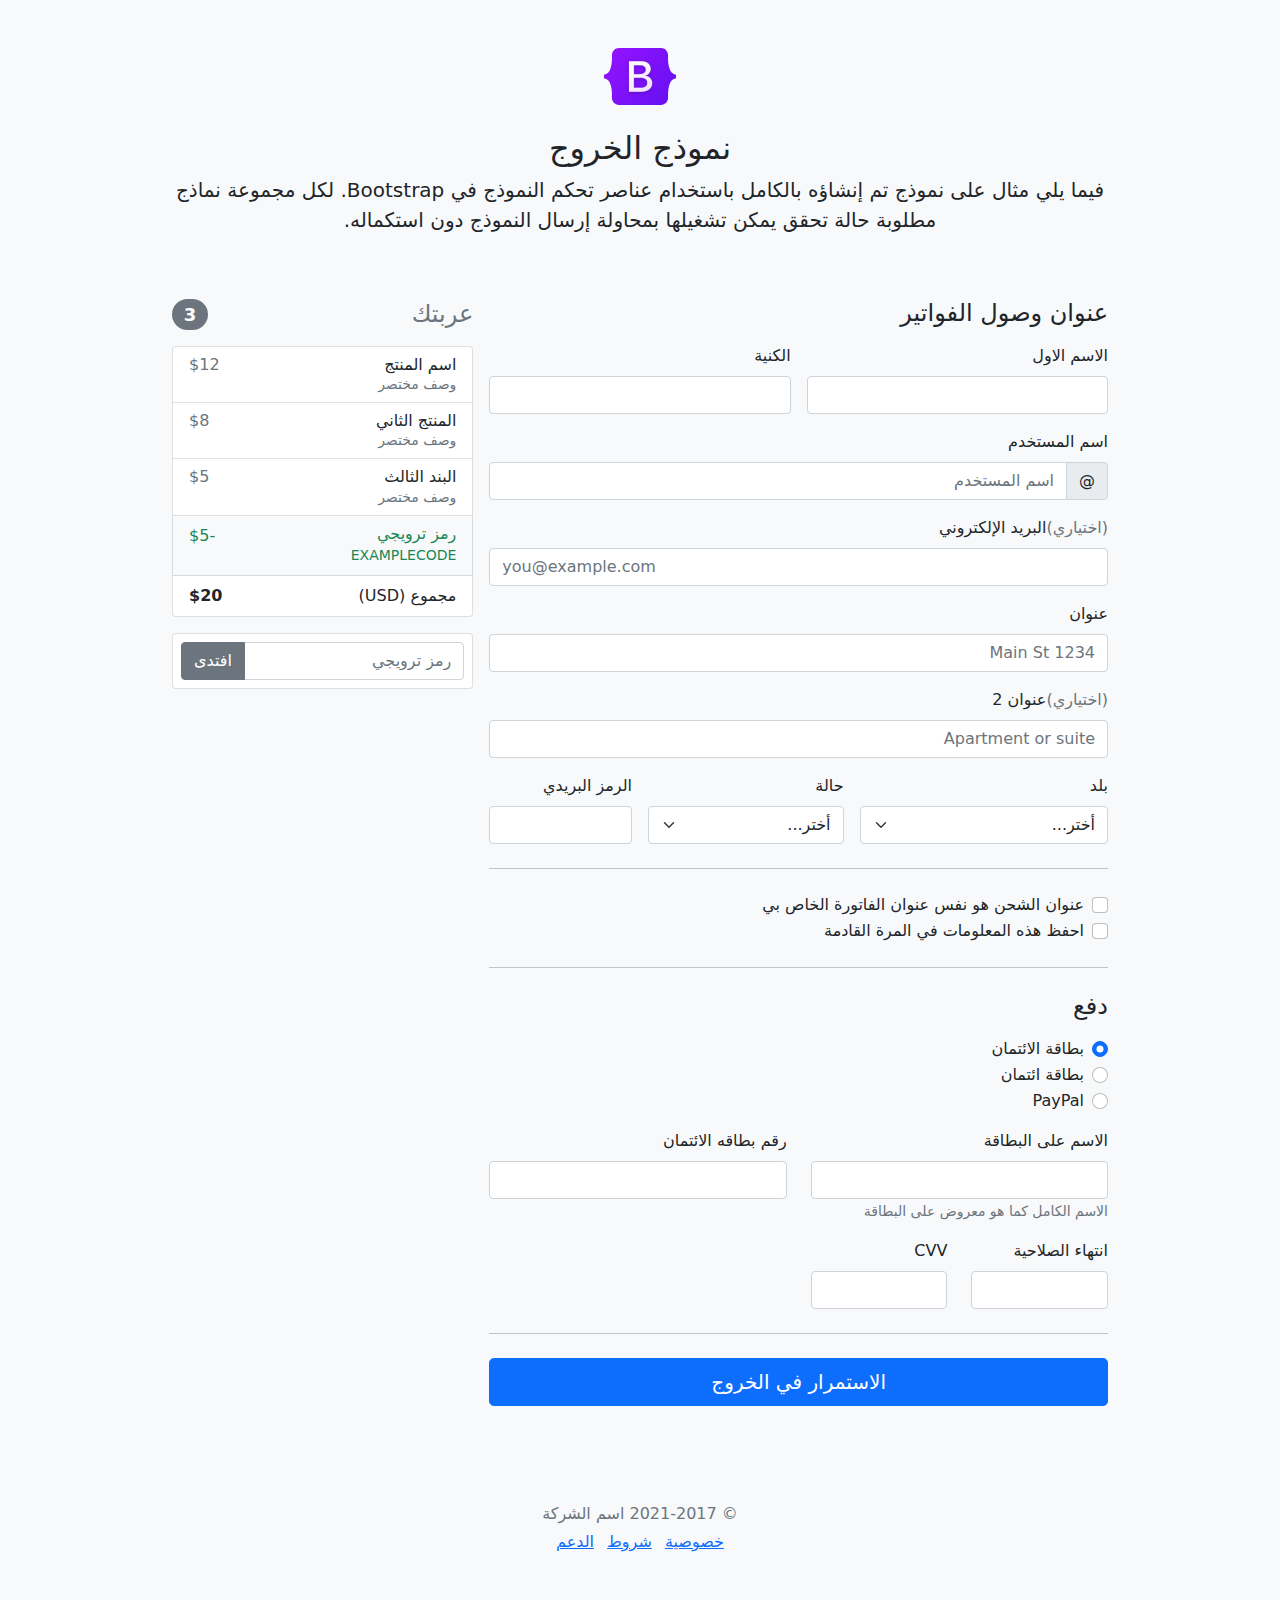
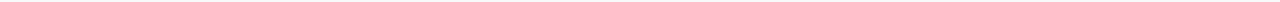
<file: bootstrap-5.0.0-beta3-dist/bootstrap-5.0.0-beta3-examples/checkout-rtl/index.html>
<!doctype html>
<html lang="ar" dir="rtl">
  <head>
    <meta charset="utf-8">
    <meta name="viewport" content="width=device-width, initial-scale=1">
    <meta name="description" content="">
    <meta name="author" content="Mark Otto, Jacob Thornton, and Bootstrap contributors">
    <meta name="generator" content="Hugo 0.82.0">
    <title>مثال الخروج · Bootstrap v5.0</title>

    <link rel="canonical" href="https://getbootstrap.com/docs/5.0/examples/checkout-rtl/">

    

    <!-- Bootstrap core CSS -->
<link href="../assets/dist/css/bootstrap.rtl.min.css" rel="stylesheet">

    <style>
      .bd-placeholder-img {
        font-size: 1.125rem;
        text-anchor: middle;
        -webkit-user-select: none;
        -moz-user-select: none;
        user-select: none;
      }

      @media (min-width: 768px) {
        .bd-placeholder-img-lg {
          font-size: 3.5rem;
        }
      }
    </style>

    
    <!-- Custom styles for this template -->
    <link href="../checkout/form-validation.css" rel="stylesheet">
  </head>
  <body class="bg-light">
    
<div class="container">
  <main>
    <div class="py-5 text-center">
      <img class="d-block mx-auto mb-4" src="../assets/brand/bootstrap-logo.svg" alt="" width="72" height="57">
      <h2>نموذج الخروج</h2>
      <p class="lead">فيما يلي مثال على نموذج تم إنشاؤه بالكامل باستخدام عناصر تحكم النموذج في Bootstrap. لكل مجموعة نماذج مطلوبة حالة تحقق يمكن تشغيلها بمحاولة إرسال النموذج دون استكماله.</p>
    </div>

    <div class="row g-3">
      <div class="col-md-5 col-lg-4 order-md-last">
        <h4 class="d-flex justify-content-between align-items-center mb-3">
          <span class="text-muted">عربتك</span>
          <span class="badge bg-secondary rounded-pill">3</span>
        </h4>
        <ul class="list-group mb-3">
          <li class="list-group-item d-flex justify-content-between lh-sm">
            <div>
              <h6 class="my-0">اسم المنتج</h6>
              <small class="text-muted">وصف مختصر</small>
            </div>
            <span class="text-muted">$12</span>
          </li>
          <li class="list-group-item d-flex justify-content-between lh-sm">
            <div>
              <h6 class="my-0">المنتج الثاني</h6>
              <small class="text-muted">وصف مختصر</small>
            </div>
            <span class="text-muted">$8</span>
          </li>
          <li class="list-group-item d-flex justify-content-between lh-sm">
            <div>
              <h6 class="my-0">البند الثالث</h6>
              <small class="text-muted">وصف مختصر</small>
            </div>
            <span class="text-muted">$5</span>
          </li>
          <li class="list-group-item d-flex justify-content-between bg-light">
            <div class="text-success">
              <h6 class="my-0">رمز ترويجي</h6>
              <small>EXAMPLECODE</small>
            </div>
            <span class="text-success">-$5</span>
          </li>
          <li class="list-group-item d-flex justify-content-between">
            <span>مجموع (USD)</span>
            <strong>$20</strong>
          </li>
        </ul>

        <form class="card p-2">
          <div class="input-group">
            <input type="text" class="form-control" placeholder="رمز ترويجي">
            <button type="submit" class="btn btn-secondary">افتدى</button>
          </div>
        </form>
      </div>
      <div class="col-md-7 col-lg-8">
        <h4 class="mb-3">عنوان وصول الفواتير</h4>
        <form class="needs-validation" novalidate>
          <div class="row g-3">
            <div class="col-sm-6">
              <label for="firstName" class="form-label">الاسم الاول</label>
              <input type="text" class="form-control" id="firstName" placeholder="" value="" required>
              <div class="invalid-feedback">
                مطلوب الاسم الأول صالح.
              </div>
            </div>

            <div class="col-sm-6">
              <label for="lastName" class="form-label">الكنية</label>
              <input type="text" class="form-control" id="lastName" placeholder="" value="" required>
              <div class="invalid-feedback">
                مطلوب اسم أخير صالح.
              </div>
            </div>

            <div class="col-12">
              <label for="username" class="form-label">اسم المستخدم</label>
              <div class="input-group has-validation">
                <span class="input-group-text">@</span>
                <input type="text" class="form-control" id="username" placeholder="اسم المستخدم" required>
              <div class="invalid-feedback">
                اسم المستخدم الخاص بك مطلوب.
                </div>
              </div>
            </div>

            <div class="col-12">
              <label for="email" class="form-label"><span class="text-muted">(اختياري)</span>البريد الإلكتروني </label>
              <input type="email" class="form-control" id="email" placeholder="you@example.com">
              <div class="invalid-feedback">
                يرجى إدخال عنوان بريد إلكتروني صالح لتحديثات الشحن.
              </div>
            </div>

            <div class="col-12">
              <label for="address" class="form-label">عنوان</label>
              <input type="text" class="form-control" id="address" placeholder="1234 Main St" required>
              <div class="invalid-feedback">
                يرجى إدخال عنوان الشحن الخاص بك.
              </div>
            </div>

            <div class="col-12">
              <label for="address2" class="form-label"><span class="text-muted">(اختياري)</span>عنوان 2 </label>
              <input type="text" class="form-control" id="address2" placeholder="Apartment or suite">
            </div>

            <div class="col-md-5">
              <label for="country" class="form-label">بلد</label>
              <select class="form-select" id="country" required>
                <option value="">أختر...</option>
                <option>الولايات المتحدة الأمريكية</option>
              </select>
              <div class="invalid-feedback">
                يرجى تحديد بلد صالح.
              </div>
            </div>

            <div class="col-md-4">
              <label for="state" class="form-label">حالة</label>
              <select class="form-select" id="state" required>
                <option value="">أختر...</option>
                <option>كاليفورنيا</option>
              </select>
              <div class="invalid-feedback">
                يرجى تقديم حالة صالحة.
              </div>
            </div>

            <div class="col-md-3">
              <label for="zip" class="form-label">الرمز البريدي</label>
              <input type="text" class="form-control" id="zip" placeholder="" required>
              <div class="invalid-feedback">
                الرمز البريدي مطلوب.
              </div>
            </div>
          </div>

          <hr class="my-4">

          <div class="form-check">
            <input type="checkbox" class="form-check-input" id="same-address">
            <label class="form-check-label" for="same-address">عنوان الشحن هو نفس عنوان الفاتورة الخاص بي</label>
          </div>

          <div class="form-check">
            <input type="checkbox" class="form-check-input" id="save-info">
            <label class="form-check-label" for="save-info">احفظ هذه المعلومات في المرة القادمة</label>
          </div>

          <hr class="my-4">

          <h4 class="mb-3">دفع</h4>

          <div class="my-3">
            <div class="form-check">
              <input id="credit" name="paymentMethod" type="radio" class="form-check-input" checked required>
              <label class="form-check-label" for="credit">بطاقة الائتمان</label>
            </div>
            <div class="form-check">
              <input id="debit" name="paymentMethod" type="radio" class="form-check-input" required>
              <label class="form-check-label" for="debit">بطاقة ائتمان</label>
            </div>
            <div class="form-check">
              <input id="paypal" name="paymentMethod" type="radio" class="form-check-input" required>
              <label class="form-check-label" for="paypal">PayPal</label>
            </div>
          </div>

          <div class="row gy-3">
            <div class="col-md-6">
              <label for="cc-name" class="form-label">الاسم على البطاقة</label>
              <input type="text" class="form-control" id="cc-name" placeholder="" required>
              <small class="text-muted">الاسم الكامل كما هو معروض على البطاقة</small>
              <div class="invalid-feedback">
                الاسم على البطاقة مطلوب
              </div>
            </div>

            <div class="col-md-6">
              <label for="cc-number" class="form-label">رقم بطاقه الائتمان</label>
              <input type="text" class="form-control" id="cc-number" placeholder="" required>
              <div class="invalid-feedback">
                رقم بطاقة الائتمان مطلوب
              </div>
            </div>

            <div class="col-md-3">
              <label for="cc-expiration" class="form-label">انتهاء الصلاحية</label>
              <input type="text" class="form-control" id="cc-expiration" placeholder="" required>
              <div class="invalid-feedback">
                تاريخ انتهاء الصلاحية مطلوب
              </div>
            </div>

            <div class="col-md-3">
              <label for="cc-cvv" class="form-label">CVV</label>
              <input type="text" class="form-control" id="cc-cvv" placeholder="" required>
              <div class="invalid-feedback">
                رمز الحماية مطلوب
              </div>
            </div>
          </div>

          <hr class="my-4">

          <button class="w-100 btn btn-primary btn-lg" type="submit">الاستمرار في الخروج</button>
        </form>
      </div>
    </div>
  </main>
  <footer class="my-5 pt-5 text-muted text-center text-small">
    <p class="mb-1">&copy; 2021-2017 اسم الشركة</p>
    <ul class="list-inline">
      <li class="list-inline-item"><a href="#">خصوصية</a></li>
      <li class="list-inline-item"><a href="#">شروط</a></li>
      <li class="list-inline-item"><a href="#">الدعم</a></li>
    </ul>
  </footer>
</div>


    <script src="../assets/dist/js/bootstrap.bundle.min.js"></script>

      <script src="../checkout/form-validation.js"></script>
  </body>
</html>
</file>
<file: module2-solution/style.css>
* {
  box-sizing: border-box;
}
p {
  width: 90%;
  margin-right: auto;
  margin-left: auto;
  font-family: Helvetica;
  color: white;
  overflow: auto;
  /*border: 2px solid black;
  background-color: gray;*/
}
.row {
  width: 100%;
}
.row {
  margin: 15px;
  /*margin-left: 0px;*/
}
.row > div {

  margin-bottom: 30px;
}
h3 {
	text-align: center;
	border: 1px solid black;
	background-color: indigo;
	margin-left: 200px;
	margin-right: 0px;
	margin-top: 0px;
	font-family: cursive;
}
.box{
	padding: 10px;
	position: relative;

}
.blue{
	background-color: blue;
	color: white;
}
.yellow{
	background-color: yellow;
	color: black;
}
.head{
  width: 90%;
  /*margin-right: auto;
  margin-left: auto;*/
  font-family: Helvetica;
  border: 2px solid black;
  background-color: gray;;
}
h1{
	text-align: center;
	font-family: cursive;
}
/********** Large devices only **********/
@media (min-width: 992px) {
  .col-lg-1, .col-lg-2, .col-lg-3, .col-lg-4, .col-lg-5, .col-lg-6, .col-lg-7, .col-lg-8, .col-lg-9, .col-lg-10, .col-lg-11, .col-lg-12 {
    float: left;
  }
  .col-lg-1 {
    width: 8.33%;
  }
  .col-lg-2 {
    width: 16.66%;
  }
  .col-lg-3 {
    width: 25%;
  }
  .col-lg-4 {
    width: 33.33%;

  }
  .col-lg-5 {
    width: 41.66%;
  }
  .col-lg-6 {
    width: 50%;
  }
  .col-lg-7 {
    width: 58.33%;
  }
  .col-lg-8 {
    width: 66.66%;
  }
  .col-lg-9 {
    width: 74.99%;
  }
  .col-lg-10 {
    width: 83.33%;
  }
  .col-lg-11 {
    width: 91.66%;
  }
  .col-lg-12 {
    width: 100%;
  }
}


/********** Medium devices only **********/
@media (min-width: 768px) and (max-width: 991px) {
  .col-md-1, .col-md-2, .col-md-3, .col-md-4, .col-md-5, .col-md-6, .col-md-7, .col-md-8, .col-md-9, .col-md-10, .col-md-11, .col-md-12 {
    float: left;
  }
  .col-md-1 {
    width: 8.33%;
  }
  .col-md-2 {
    width: 16.66%;
  }
  .col-md-3 {
    width: 25%;
  }
  .col-md-4 {
    width: 33.33%;
  }
  .col-md-5 {
    width: 41.66%;
  }
  .col-md-6 {
    width: 50%;
    position: relative;
  }
  .col-md-7 {
    width: 58.33%;
  }
  .col-md-8 {
    width: 66.66%;
  }
  .col-md-9 {
    width: 74.99%;
  }
  .col-md-10 {
    width: 83.33%;
  }
  .col-md-11 {
    width: 91.66%;
  }
  .col-md-12 {
    width: 100%;
    position: relative;
  }
}
</file>
<file: module5-solution/css/styles.css>
body {
  font-size: 16px;
  color: #fff;
  background-color: #61122f;
  font-family: 'Oxygen', sans-serif;
}

/** HEADER **/
#header-nav {
  background-color: #f6b319;
  border-radius: 0;
  border: 0;
}

#logo-img {
  background: url('../images/restaurant-logo_large.png') no-repeat;
  width: 150px;
  height: 150px;
  margin: 10px 15px 10px 0;
}

.navbar-brand {
  padding-top: 25px;
}
.navbar-brand h1 { /* Restaurant name */
  font-family: 'Lora', serif;
  color: #557c3e;
  font-size: 1.5em;
  text-transform: uppercase;
  font-weight: bold;
  text-shadow: 1px 1px 1px #222;
  margin-top: 0;
  margin-bottom: 0;
  line-height: .75;
}
.navbar-brand a:hover, .navbar-brand a:focus {
  text-decoration: none;
}
.navbar-brand p { /* Kosher cert */
  color: #000;
  text-transform: uppercase;
  font-size: .7em;
  margin-top: 15px;
}
.navbar-brand p span { /* Star-K */
  vertical-align: middle;
}

#nav-list {
  margin-top: 10px;
}
#nav-list a {
  color: #951C49;
  text-align: center;
}
#nav-list a:hover {
  background: #E7E7E7;
}
#nav-list a span {
  font-size: 1.8em;
}

#phone {
  margin-top: 5px;
}
#phone a { /* Phone number */
  text-align: right;
  padding-bottom: 0;
}
#phone div { /* We Deliver */
  color: #557c3e;
  text-align: right;
  padding-right: 15px;
}

.navbar-header button.navbar-toggle, .navbar-header .icon-bar {
  border: 1px solid #61122f;
}
.navbar-header button.navbar-toggle {
  clear: both;
  margin-top: -30px;
}
/* END HEADER */

/* FOOTER */
.panel-footer {
  margin-top: 30px;
  padding-top: 35px;
  padding-bottom: 30px;
  background-color: #222;
  border-top: 0;
}
.panel-footer div.row {
  margin-bottom: 35px;
}
#hours, #address {
  line-height: 2;
}
#hours > span, #address > span {
  font-size: 1.3em;
}
#address p {
  color: #557c3e;
  font-size: .8em;
  line-height: 1.8;
}
#testimonials {
  font-style: italic;
}
#testimonials p:nth-child(2) {
  margin-top: 25px;
}
/* END FOOTER */



/* HOME PAGE */
.container .jumbotron {
  box-shadow: 0 0 50px #3F0C1F;
  border: 2px solid #3F0C1F;
}

#menu-tile, #specials-tile, #map-tile {
  height: 250px;
  width: 100%;
  margin-bottom: 15px;
  position: relative;
  border: 2px solid #3F0C1F;
  overflow: hidden;
}
#menu-tile:hover, #specials-tile:hover, #map-tile:hover {
  box-shadow: 0 1px 5px 1px #cccccc;
}
#menu-tile {
  background: url('../images/menu-tile.jpg') no-repeat;
  background-position: center;
}
#specials-tile {
  background: url('../images/specials-tile.jpg') no-repeat;
  background-position: center;
}
#menu-tile span, #specials-tile span, #map-tile span {
  position: absolute;
  bottom: 0;
  right: 0;
  width: 100%;
  text-align: center;
  font-size: 1.6em;
  text-transform: uppercase;
  background-color: #000;
  color: #fff;
  opacity: .8;
}
/* END HOME PAGE */

/* MENU CATEGORIES PAGE */
.category-tile { 
  position: relative;
  border: 2px solid #3F0C1F;
  overflow: hidden;
  width: 200px;
  height: 200px;
  margin: 0 auto 15px;
}
.category-tile span {
  position: absolute;
  bottom: 0;
  right: 0;
  width: 100%;
  text-align: center;
  font-size: 1.2em;
  text-transform: uppercase;
  background-color: #000;
  color: #fff;
  opacity: .8;
}
.category-tile:hover {
  box-shadow: 0 1px 5px 1px #cccccc;
}

#menu-categories-title + div {
  margin-bottom: 50px;
}
/* END MENU CATEGORIES PAGE */

/* SINGLE CATEGORY PAGE */
.menu-item-tile {
  margin-bottom: 25px;
}
.menu-item-tile hr {
  width: 80%;
}
.menu-item-tile .menu-item-price {
  font-size: 1.1em;
  text-align: right;
  margin-top: -15px;
  margin-right: -15px;
}
.menu-item-tile .menu-item-price span {
  font-size: .6em;
}
.menu-item-photo {
  position: relative;
  border: 2px solid #3F0C1F; 
  overflow: hidden;
  padding: 0;
  margin-right: -15px;
  margin-left: auto;
  margin-bottom: 20px;
  max-width: 250px;
}
.menu-item-photo div {
  position: absolute;
  bottom: 0;
  right: 0;
  width: 80px;
  background-color: #557c3e;
  text-align: center;
}
.menu-item-description {
  padding-right: 30px;
}
h3.menu-item-title {
  margin: 0 0 10px;
}
.menu-item-details {
  font-size: .9em;
  font-style: italic;
}
/* END SINGLE CATEGORY PAGE */


/********** Large devices only **********/
@media (min-width: 1200px) {
  .container .jumbotron {
    background: url('../images/jumbotron_1200.jpg') no-repeat;
    height: 675px;
  }
}

/********** Medium devices only **********/
@media (min-width: 992px) and (max-width: 1199px) {
  /* Header */
  #logo-img {
    background: url('../images/restaurant-logo_medium.png') no-repeat;
    width: 100px;
    height: 100px;
    margin: 5px 5px 5px 0;
  }
  /* End Header */

  /* Home Page */
  .container .jumbotron {
    background: url('../images/jumbotron_992.jpg') no-repeat;
    height: 558px;
  }
  /* End Home Page */
}

/********** Small devices only **********/
@media (min-width: 768px) and (max-width: 991px) {
  /* Home Page */
  .container .jumbotron {
    background: url('../images/jumbotron_768.jpg') no-repeat;
    height: 432px;
  }
  /* End Home Page */
}

/********** Extra small devices only **********/
@media (max-width: 767px) {
  /* Header */
  .navbar-brand {
    padding-top: 10px;
    height: 80px;
  }
  .navbar-brand h1 { /* Restaurant name */
    padding-top: 10px;
    font-size: 5vw; /* 1vw = 1% of viewport width */
  }
  .navbar-brand p { /* Kosher cert */
    font-size: .6em;
    margin-top: 12px;
  }
  .navbar-brand p img { /* Star-K */
    height: 20px;
  }

  #collapsable-nav a { /* Collapsed nav menu text */
    font-size: 1.2em;
  }
  #collapsable-nav a span { /* Collapsed nav menu glyph */
    font-size: 1em;
    margin-right: 5px;
  }

  #call-btn > a {
    font-size: 1.5em;
    display: block;
    margin: 0 20px;
    padding: 10px;
    border: 2px solid #fff;
    background-color: #f6b319;
    color: #951c49;
  }
  #xs-deliver {
    margin-top: 5px;
    font-size: .7em;
    letter-spacing: .1em;
    text-transform: uppercase;
  }
  /* End Header */

  /* Footer */
  .panel-footer section {
    margin-bottom: 30px;
    text-align: center;
  }
  .panel-footer section:nth-child(3) {
    margin-bottom: 0; /* margin already exists on the whole row */
  }
  .panel-footer section hr {
    width: 50%;
  }
  /* End Footer */

  /* Home Page */
  .container .jumbotron {
    margin-top: 30px;
    padding: 0;
  }
  #menu-tile, #specials-tile {
    width: 360px;
    margin: 0 auto 15px;
  }

  .menu-item-photo {
    margin-right: auto;
  }
  .menu-item-tile .menu-item-price {
    text-align: center;
  }
  .menu-item-description {
    text-align: center;;
  }
}


/********** Super extra small devices Only :-) (e.g., iPhone 4) **********/
@media (max-width: 479px) {
  /* Header */
  .navbar-brand h1 { /* Restaurant name */
    padding-top: 5px;
    font-size: 6vw;
  }
  /* End Header */
  
  /* Home page */
  #menu-tile, #specials-tile {
    width: 280px;
    margin: 0 auto 15px;
  }

  .col-xxs-12 {
    position: relative;
    min-height: 1px;
    padding-right: 15px;
    padding-left: 15px;
    float: left;
    width: 100%;
  }
}
</file>
<file: bootstrap-5.0.0-beta3-dist/bootstrap-5.0.0-beta3-examples/blog/blog.rtl.css>
/* stylelint-disable selector-list-comma-newline-after */

.blog-header {
  line-height: 1;
  border-bottom: 1px solid #e5e5e5;
}

.blog-header-logo {
  font-family: Amiri, Georgia, "Times New Roman", serif;
  font-size: 2.25rem;
}

.blog-header-logo:hover {
  text-decoration: none;
}

h1, h2, h3, h4, h5, h6 {
  font-family: Amiri, Georgia, "Times New Roman", serif;
}

.display-4 {
  font-size: 2.5rem;
}
@media (min-width: 768px) {
  .display-4 {
    font-size: 3rem;
  }
}

.nav-scroller {
  position: relative;
  z-index: 2;
  height: 2.75rem;
  overflow-y: hidden;
}

.nav-scroller .nav {
  display: flex;
  flex-wrap: nowrap;
  padding-bottom: 1rem;
  margin-top: -1px;
  overflow-x: auto;
  text-align: center;
  white-space: nowrap;
  -webkit-overflow-scrolling: touch;
}

.nav-scroller .nav-link {
  padding-top: .75rem;
  padding-bottom: .75rem;
  font-size: .875rem;
}

.card-img-right {
  height: 100%;
  border-radius: 3px 0 0 3px;
}

.flex-auto {
  flex: 0 0 auto;
}

.h-250 { height: 250px; }
@media (min-width: 768px) {
  .h-md-250 { height: 250px; }
}

/* Pagination */
.blog-pagination {
  margin-bottom: 4rem;
}
.blog-pagination > .btn {
  border-radius: 2rem;
}

/*
 * Blog posts
 */
.blog-post {
  margin-bottom: 4rem;
}
.blog-post-title {
  margin-bottom: .25rem;
  font-size: 2.5rem;
}
.blog-post-meta {
  margin-bottom: 1.25rem;
  color: #727272;
}

/*
 * Footer
 */
.blog-footer {
  padding: 2.5rem 0;
  color: #727272;
  text-align: center;
  background-color: #f9f9f9;
  border-top: .05rem solid #e5e5e5;
}
.blog-footer p:last-child {
  margin-bottom: 0;
}
</file>
<file: bootstrap-5.0.0-beta3-dist/bootstrap-5.0.0-beta3-examples/blog/blog.css>
/* stylelint-disable selector-list-comma-newline-after */

.blog-header {
  line-height: 1;
  border-bottom: 1px solid #e5e5e5;
}

.blog-header-logo {
  font-family: "Playfair Display", Georgia, "Times New Roman", serif/*rtl:Amiri, Georgia, "Times New Roman", serif*/;
  font-size: 2.25rem;
}

.blog-header-logo:hover {
  text-decoration: none;
}

h1, h2, h3, h4, h5, h6 {
  font-family: "Playfair Display", Georgia, "Times New Roman", serif/*rtl:Amiri, Georgia, "Times New Roman", serif*/;
}

.display-4 {
  font-size: 2.5rem;
}
@media (min-width: 768px) {
  .display-4 {
    font-size: 3rem;
  }
}

.nav-scroller {
  position: relative;
  z-index: 2;
  height: 2.75rem;
  overflow-y: hidden;
}

.nav-scroller .nav {
  display: flex;
  flex-wrap: nowrap;
  padding-bottom: 1rem;
  margin-top: -1px;
  overflow-x: auto;
  text-align: center;
  white-space: nowrap;
  -webkit-overflow-scrolling: touch;
}

.nav-scroller .nav-link {
  padding-top: .75rem;
  padding-bottom: .75rem;
  font-size: .875rem;
}

.card-img-right {
  height: 100%;
  border-radius: 0 3px 3px 0;
}

.flex-auto {
  flex: 0 0 auto;
}

.h-250 { height: 250px; }
@media (min-width: 768px) {
  .h-md-250 { height: 250px; }
}

/* Pagination */
.blog-pagination {
  margin-bottom: 4rem;
}
.blog-pagination > .btn {
  border-radius: 2rem;
}

/*
 * Blog posts
 */
.blog-post {
  margin-bottom: 4rem;
}
.blog-post-title {
  margin-bottom: .25rem;
  font-size: 2.5rem;
}
.blog-post-meta {
  margin-bottom: 1.25rem;
  color: #727272;
}

/*
 * Footer
 */
.blog-footer {
  padding: 2.5rem 0;
  color: #727272;
  text-align: center;
  background-color: #f9f9f9;
  border-top: .05rem solid #e5e5e5;
}
.blog-footer p:last-child {
  margin-bottom: 0;
}
</file>
<file: bootstrap-5.0.0-beta3-dist/bootstrap-5.0.0-beta3-examples/carousel/carousel.rtl.css>
/* GLOBAL STYLES
-------------------------------------------------- */
/* Padding below the footer and lighter body text */

body {
  padding-top: 3rem;
  padding-bottom: 3rem;
  color: #5a5a5a;
}


/* CUSTOMIZE THE CAROUSEL
-------------------------------------------------- */

/* Carousel base class */
.carousel {
  margin-bottom: 4rem;
}
/* Since positioning the image, we need to help out the caption */
.carousel-caption {
  bottom: 3rem;
  z-index: 10;
}

/* Declare heights because of positioning of img element */
.carousel-item {
  height: 32rem;
}
.carousel-item > img {
  position: absolute;
  top: 0;
  right: 0;
  min-width: 100%;
  height: 32rem;
}


/* MARKETING CONTENT
-------------------------------------------------- */

/* Center align the text within the three columns below the carousel */
.marketing .col-lg-4 {
  margin-bottom: 1.5rem;
  text-align: center;
}
.marketing h2 {
  font-weight: 400;
}
.marketing .col-lg-4 p {
  margin-right: .75rem;
  margin-left: .75rem;
}


/* Featurettes
------------------------- */

.featurette-divider {
  margin: 5rem 0; /* Space out the Bootstrap <hr> more */
}

/* Thin out the marketing headings */
.featurette-heading {
  font-weight: 300;
  line-height: 1;
}


/* RESPONSIVE CSS
-------------------------------------------------- */

@media (min-width: 40em) {
  /* Bump up size of carousel content */
  .carousel-caption p {
    margin-bottom: 1.25rem;
    font-size: 1.25rem;
    line-height: 1.4;
  }

  .featurette-heading {
    font-size: 50px;
  }
}

@media (min-width: 62em) {
  .featurette-heading {
    margin-top: 7rem;
  }
}
</file>
<file: bootstrap-5.0.0-beta3-dist/bootstrap-5.0.0-beta3-examples/carousel/carousel.css>
/* GLOBAL STYLES
-------------------------------------------------- */
/* Padding below the footer and lighter body text */

body {
  padding-top: 3rem;
  padding-bottom: 3rem;
  color: #5a5a5a;
}


/* CUSTOMIZE THE CAROUSEL
-------------------------------------------------- */

/* Carousel base class */
.carousel {
  margin-bottom: 4rem;
}
/* Since positioning the image, we need to help out the caption */
.carousel-caption {
  bottom: 3rem;
  z-index: 10;
}

/* Declare heights because of positioning of img element */
.carousel-item {
  height: 32rem;
}
.carousel-item > img {
  position: absolute;
  top: 0;
  left: 0;
  min-width: 100%;
  height: 32rem;
}


/* MARKETING CONTENT
-------------------------------------------------- */

/* Center align the text within the three columns below the carousel */
.marketing .col-lg-4 {
  margin-bottom: 1.5rem;
  text-align: center;
}
.marketing h2 {
  font-weight: 400;
}
/* rtl:begin:ignore */
.marketing .col-lg-4 p {
  margin-right: .75rem;
  margin-left: .75rem;
}
/* rtl:end:ignore */


/* Featurettes
------------------------- */

.featurette-divider {
  margin: 5rem 0; /* Space out the Bootstrap <hr> more */
}

/* Thin out the marketing headings */
.featurette-heading {
  font-weight: 300;
  line-height: 1;
  /* rtl:remove */
  letter-spacing: -.05rem;
}


/* RESPONSIVE CSS
-------------------------------------------------- */

@media (min-width: 40em) {
  /* Bump up size of carousel content */
  .carousel-caption p {
    margin-bottom: 1.25rem;
    font-size: 1.25rem;
    line-height: 1.4;
  }

  .featurette-heading {
    font-size: 50px;
  }
}

@media (min-width: 62em) {
  .featurette-heading {
    margin-top: 7rem;
  }
}
</file>
<file: bootstrap-5.0.0-beta3-dist/bootstrap-5.0.0-beta3-examples/checkout/form-validation.css>
.container {
  max-width: 960px;
}
</file>
<file: bootstrap-5.0.0-beta3-dist/bootstrap-5.0.0-beta3-examples/cheatsheet/cheatsheet.rtl.css>
body {
  scroll-behavior: smooth;
}

/**
 * Bootstrap "Journal code" icon
 * @link https://icons.getbootstrap.com/icons/journal-code/
 */
.bd-heading a::before {
  display: inline-block;
  width: 1em;
  height: 1em;
  margin-left: .25rem;
  content: "";
  background-image: url("data:image/svg+xml,%3Csvg xmlns='http://www.w3.org/2000/svg' fill='%25230d6efd' viewBox='0 0 16 16'%3E%3Cpath d='M4 1h8a2 2 0 0 1 2 2v10a2 2 0 0 1-2 2H4a2 2 0 0 1-2-2h1a1 1 0 0 0 1 1h8a1 1 0 0 0 1-1V3a1 1 0 0 0-1-1H4a1 1 0 0 0-1 1H2a2 2 0 0 1 2-2z'/%3E%3Cpath d='M2 5v-.5a.5.5 0 0 1 1 0V5h.5a.5.5 0 0 1 0 1h-2a.5.5 0 0 1 0-1H2zm0 3v-.5a.5.5 0 0 1 1 0V8h.5a.5.5 0 0 1 0 1h-2a.5.5 0 0 1 0-1H2zm0 3v-.5a.5.5 0 0 1 1 0v.5h.5a.5.5 0 0 1 0 1h-2a.5.5 0 0 1 0-1H2z'/%3E%3Cpath fill-rule='evenodd' d='M8.646 5.646a.5.5 0 0 1 .708 0l2 2a.5.5 0 0 1 0 .708l-2 2a.5.5 0 0 1-.708-.708L10.293 8 8.646 6.354a.5.5 0 0 1 0-.708zm-1.292 0a.5.5 0 0 0-.708 0l-2 2a.5.5 0 0 0 0 .708l2 2a.5.5 0 0 0 .708-.708L5.707 8l1.647-1.646a.5.5 0 0 0 0-.708z'/%3E%3C/svg%3E");
  background-size: 1em;
}

/* stylelint-disable-next-line selector-max-universal */
.bd-heading + div > * + * {
  margin-top: 3rem;
}

/* Table of contents */
.bd-aside a {
  padding: .1875rem .5rem;
  margin-top: .125rem;
  margin-right: .3125rem;
  color: rgba(0, 0, 0, .65);
  text-decoration: none;
}

.bd-aside a:hover,
.bd-aside a:focus {
  color: rgba(0, 0, 0, .85);
  background-color: rgba(121, 82, 179, .1);
}

.bd-aside .active {
  font-weight: 600;
  color: rgba(0, 0, 0, .85);
}

.bd-aside .btn {
  padding: .25rem .5rem;
  font-weight: 600;
  color: rgba(0, 0, 0, .65);
  border: 0;
}

.bd-aside .btn:hover,
.bd-aside .btn:focus {
  color: rgba(0, 0, 0, .85);
  background-color: rgba(121, 82, 179, .1);
}

.bd-aside .btn:focus {
  box-shadow: 0 0 0 1px rgba(121, 82, 179, .7);
}

.bd-aside .btn::before {
  width: 1.25em;
  line-height: 0;
  content: url("data:image/svg+xml,%3csvg xmlns='http://www.w3.org/2000/svg' width='16' height='16' viewBox='0 0 16 16'%3e%3cpath fill='none' stroke='rgba%280,0,0,.5%29' stroke-linecap='round' stroke-linejoin='round' stroke-width='2' d='M5 14l6-6-6-6'/%3e%3c/svg%3e");
  transition: transform .35s ease;
  transform: rotate(180deg) translateX(-2px);
  transform-origin: .5em 50%;
}

.bd-aside .btn[aria-expanded="true"]::before {
  transform: rotate(90deg);
}


/* Examples */
.scrollspy-example {
  position: relative;
  height: 200px;
  margin-top: .5rem;
  overflow: auto;
}

[id="modal"] .bd-example .btn,
[id="buttons"] .bd-example .btn,
[id="tooltips"] .bd-example .btn,
[id="popovers"] .bd-example .btn,
[id="dropdowns"] .bd-example .btn-group,
[id="dropdowns"] .bd-example .dropdown,
[id="dropdowns"] .bd-example .dropup,
[id="dropdowns"] .bd-example .dropend,
[id="dropdowns"] .bd-example .dropstart {
  margin: 0 0 1rem 1rem;
}

/* Layout */
@media (min-width: 1200px) {
  body {
    display: grid;
    gap: 1rem;
    grid-template-columns: 1fr 4fr 1fr;
    grid-template-rows: auto;
  }

  .bd-header {
    position: fixed;
    top: 0;
    right: 0;
    left: 0;
    z-index: 1030;
    grid-column: 1 / span 3;
  }

  .bd-aside,
  .bd-cheatsheet {
    padding-top: 4rem;
  }

  /**
   * 1. Too bad only Firefox supports subgrids ATM
   */
  .bd-cheatsheet,
  .bd-cheatsheet section,
  .bd-cheatsheet article {
    display: inherit; /* 1 */
    gap: inherit; /* 1 */
    grid-template-columns: 1fr 4fr;
    grid-column: 1 / span 2;
    grid-template-rows: auto;
  }

  .bd-aside {
    grid-area: 1 / 3;
    scroll-margin-top: 4rem;
  }

  .bd-cheatsheet section,
  .bd-cheatsheet section > h2 {
    top: 2rem;
    scroll-margin-top: 2rem;
  }

  .bd-cheatsheet section > h2::before {
    position: absolute;
    top: 0;
    right: 0;
    bottom: -2rem;
    left: 0;
    z-index: -1;
    content: "";
    background-image: linear-gradient(to bottom, rgba(255, 255, 255, 1) calc(100% - 3rem), rgba(255, 255, 255, .01));
  }

  .bd-cheatsheet article,
  .bd-cheatsheet .bd-heading {
    top: 8rem;
    scroll-margin-top: 8rem;
  }

  .bd-cheatsheet .bd-heading {
    z-index: 1;
  }
}
</file>
<file: bootstrap-5.0.0-beta3-dist/bootstrap-5.0.0-beta3-examples/cheatsheet/cheatsheet.css>
body {
  scroll-behavior: smooth;
}

/**
 * Bootstrap "Journal code" icon
 * @link https://icons.getbootstrap.com/icons/journal-code/
 */
.bd-heading a::before {
  display: inline-block;
  width: 1em;
  height: 1em;
  margin-right: .25rem;
  content: "";
  background-image: url("data:image/svg+xml,%3Csvg xmlns='http://www.w3.org/2000/svg' fill='%25230d6efd' viewBox='0 0 16 16'%3E%3Cpath d='M4 1h8a2 2 0 0 1 2 2v10a2 2 0 0 1-2 2H4a2 2 0 0 1-2-2h1a1 1 0 0 0 1 1h8a1 1 0 0 0 1-1V3a1 1 0 0 0-1-1H4a1 1 0 0 0-1 1H2a2 2 0 0 1 2-2z'/%3E%3Cpath d='M2 5v-.5a.5.5 0 0 1 1 0V5h.5a.5.5 0 0 1 0 1h-2a.5.5 0 0 1 0-1H2zm0 3v-.5a.5.5 0 0 1 1 0V8h.5a.5.5 0 0 1 0 1h-2a.5.5 0 0 1 0-1H2zm0 3v-.5a.5.5 0 0 1 1 0v.5h.5a.5.5 0 0 1 0 1h-2a.5.5 0 0 1 0-1H2z'/%3E%3Cpath fill-rule='evenodd' d='M8.646 5.646a.5.5 0 0 1 .708 0l2 2a.5.5 0 0 1 0 .708l-2 2a.5.5 0 0 1-.708-.708L10.293 8 8.646 6.354a.5.5 0 0 1 0-.708zm-1.292 0a.5.5 0 0 0-.708 0l-2 2a.5.5 0 0 0 0 .708l2 2a.5.5 0 0 0 .708-.708L5.707 8l1.647-1.646a.5.5 0 0 0 0-.708z'/%3E%3C/svg%3E");
  background-size: 1em;
}

/* stylelint-disable-next-line selector-max-universal */
.bd-heading + div > * + * {
  margin-top: 3rem;
}

/* Table of contents */
.bd-aside a {
  padding: .1875rem .5rem;
  margin-top: .125rem;
  margin-left: .3125rem;
  color: rgba(0, 0, 0, .65);
  text-decoration: none;
}

.bd-aside a:hover,
.bd-aside a:focus {
  color: rgba(0, 0, 0, .85);
  background-color: rgba(121, 82, 179, .1);
}

.bd-aside .active {
  font-weight: 600;
  color: rgba(0, 0, 0, .85);
}

.bd-aside .btn {
  padding: .25rem .5rem;
  font-weight: 600;
  color: rgba(0, 0, 0, .65);
  border: 0;
}

.bd-aside .btn:hover,
.bd-aside .btn:focus {
  color: rgba(0, 0, 0, .85);
  background-color: rgba(121, 82, 179, .1);
}

.bd-aside .btn:focus {
  box-shadow: 0 0 0 1px rgba(121, 82, 179, .7);
}

.bd-aside .btn::before {
  width: 1.25em;
  line-height: 0;
  content: url("data:image/svg+xml,%3csvg xmlns='http://www.w3.org/2000/svg' width='16' height='16' viewBox='0 0 16 16'%3e%3cpath fill='none' stroke='rgba%280,0,0,.5%29' stroke-linecap='round' stroke-linejoin='round' stroke-width='2' d='M5 14l6-6-6-6'/%3e%3c/svg%3e");
  transition: transform .35s ease;

  /* rtl:raw:
  transform: rotate(180deg) translateX(-2px);
  */
  transform-origin: .5em 50%;
}

.bd-aside .btn[aria-expanded="true"]::before {
  transform: rotate(90deg)/* rtl:ignore */;
}


/* Examples */
.scrollspy-example {
  position: relative;
  height: 200px;
  margin-top: .5rem;
  overflow: auto;
}

[id="modal"] .bd-example .btn,
[id="buttons"] .bd-example .btn,
[id="tooltips"] .bd-example .btn,
[id="popovers"] .bd-example .btn,
[id="dropdowns"] .bd-example .btn-group,
[id="dropdowns"] .bd-example .dropdown,
[id="dropdowns"] .bd-example .dropup,
[id="dropdowns"] .bd-example .dropend,
[id="dropdowns"] .bd-example .dropstart {
  margin: 0 1rem 1rem 0;
}

/* Layout */
@media (min-width: 1200px) {
  body {
    display: grid;
    gap: 1rem;
    grid-template-columns: 1fr 4fr 1fr;
    grid-template-rows: auto;
  }

  .bd-header {
    position: fixed;
    top: 0;
    /* rtl:begin:ignore */
    right: 0;
    left: 0;
    /* rtl:end:ignore */
    z-index: 1030;
    grid-column: 1 / span 3;
  }

  .bd-aside,
  .bd-cheatsheet {
    padding-top: 4rem;
  }

  /**
   * 1. Too bad only Firefox supports subgrids ATM
   */
  .bd-cheatsheet,
  .bd-cheatsheet section,
  .bd-cheatsheet article {
    display: inherit; /* 1 */
    gap: inherit; /* 1 */
    grid-template-columns: 1fr 4fr;
    grid-column: 1 / span 2;
    grid-template-rows: auto;
  }

  .bd-aside {
    grid-area: 1 / 3;
    scroll-margin-top: 4rem;
  }

  .bd-cheatsheet section,
  .bd-cheatsheet section > h2 {
    top: 2rem;
    scroll-margin-top: 2rem;
  }

  .bd-cheatsheet section > h2::before {
    position: absolute;
    /* rtl:begin:ignore */
    top: 0;
    right: 0;
    bottom: -2rem;
    left: 0;
    /* rtl:end:ignore */
    z-index: -1;
    content: "";
    background-image: linear-gradient(to bottom, rgba(255, 255, 255, 1) calc(100% - 3rem), rgba(255, 255, 255, .01));
  }

  .bd-cheatsheet article,
  .bd-cheatsheet .bd-heading {
    top: 8rem;
    scroll-margin-top: 8rem;
  }

  .bd-cheatsheet .bd-heading {
    z-index: 1;
  }
}
</file>
